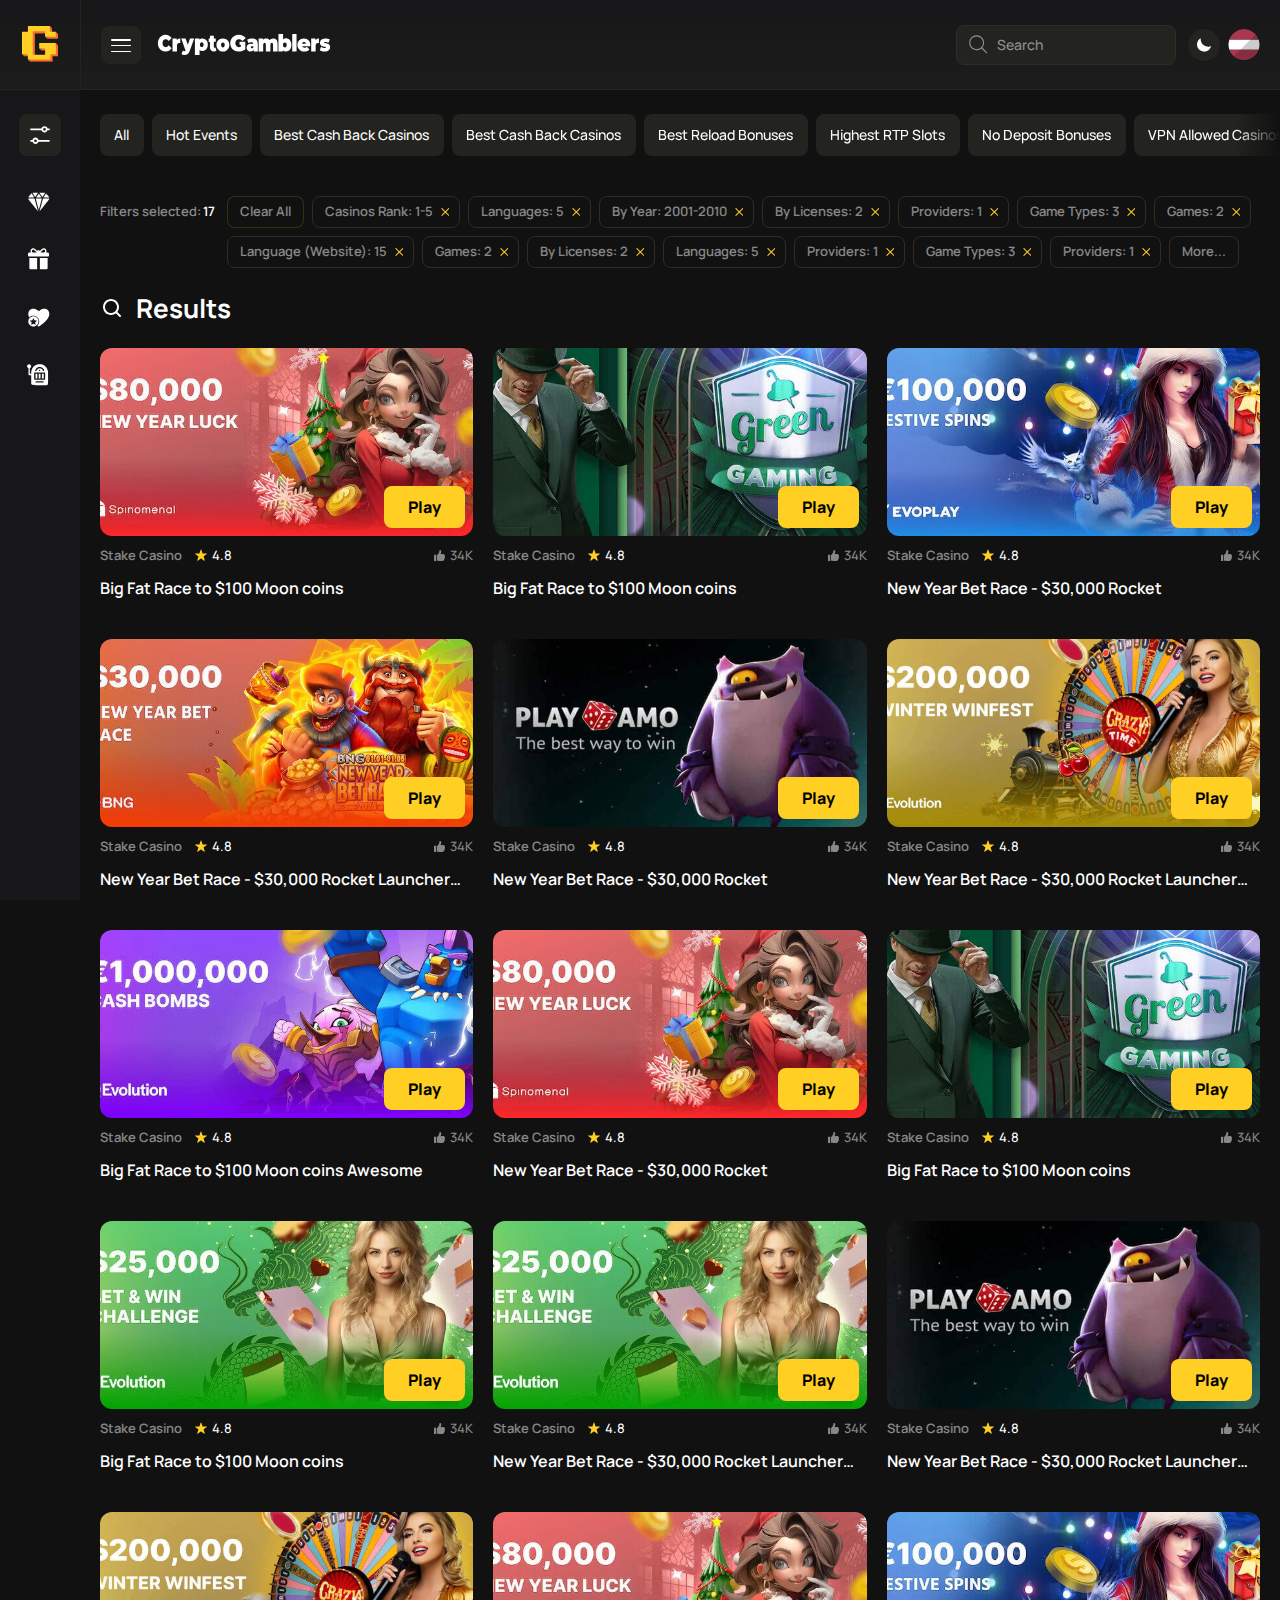
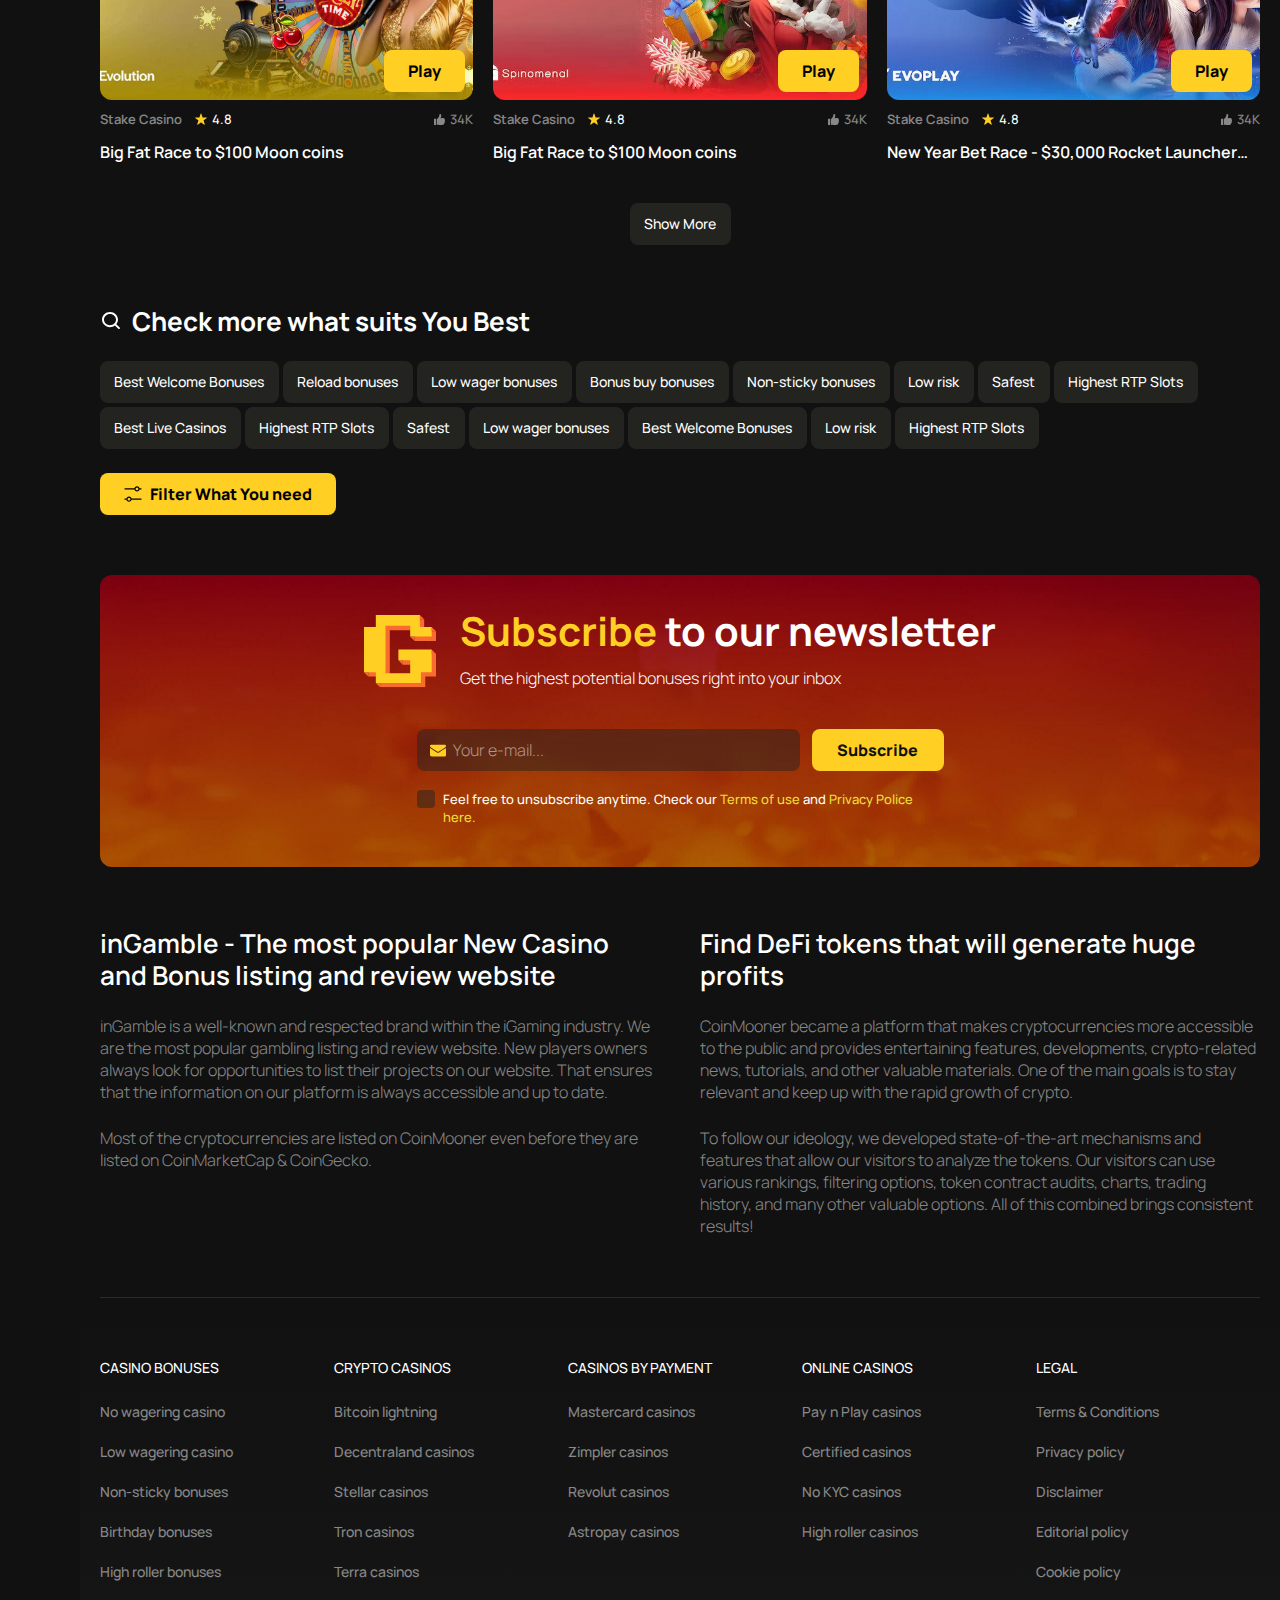
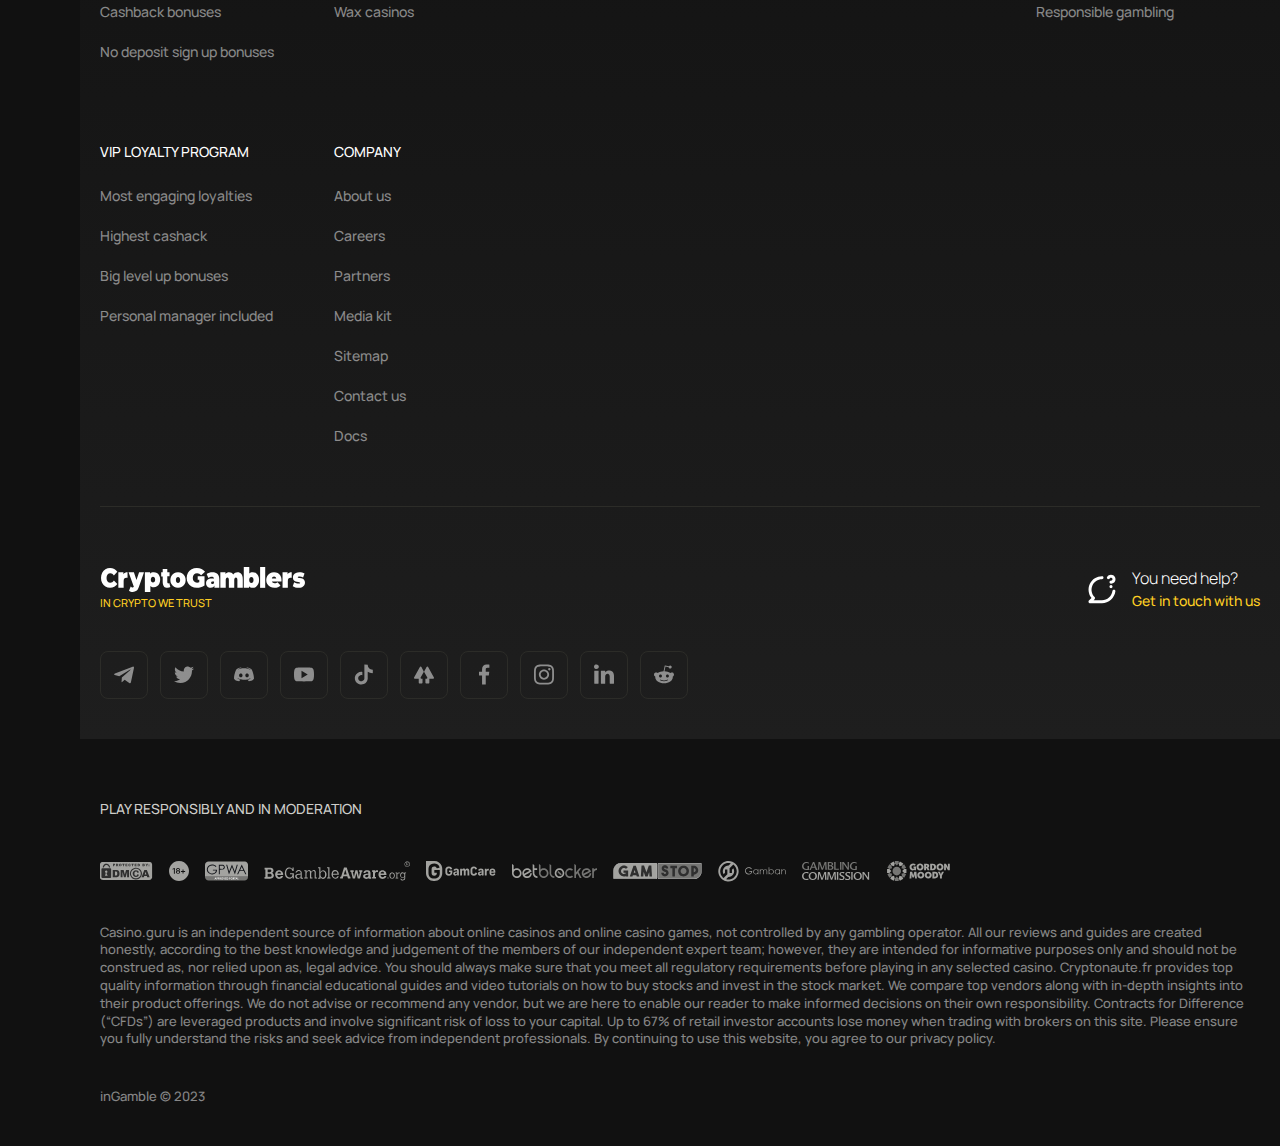
<file: filter-scenarios.html>
<!DOCTYPE html>
<html lang="en">
<head>
    <meta charset="UTF-8">
    <meta http-equiv="X-UA-Compatible" content="IE=edge">
    <meta name="viewport" content="width=device-width, initial-scale=1.0">
    <meta name="robots" content="noindex">
    <link rel="stylesheet" media="all" href="css/style.min.css">
    <link rel="stylesheet" media="all" href="https://cdn.jsdelivr.net/npm/swiper@11/swiper-bundle.min.css" />
    <link rel="stylesheet" href="https://cdn.jsdelivr.net/npm/@fancyapps/ui@5.0/dist/fancybox/fancybox.css" />
    <meta name="description" content="Put your description here.">
    <title>Filter Scenarios</title>
</head>

<body>
    <svg display="none">
    <symbol id="arrow" viewBox="0 0 10 6">
        <g>
            <path d="M9 5.0459L5 1.0459L1 5.0459" fill="transparent" stroke-linecap="round" stroke-linejoin="round" />
        </g>
    </symbol>
    <symbol id="search" viewBox="0 0 19 19">
        <g>
            <path
                d="M0.25 7.72106C0.25 11.8335 3.60084 15.1462 7.67516 15.1462C9.49785 15.1462 11.1681 14.4832 12.461 13.3822L17.5753 18.459L18.375 17.6593L13.299 12.5458C14.4072 11.2497 15.0832 9.56584 15.1003 7.72106C15.1003 3.60866 11.7876 0.295898 7.67516 0.295898C3.56276 0.295898 0.25 3.64674 0.25 7.72106ZM1.31618 7.75913C1.31618 4.25598 4.17201 1.40015 7.67516 1.40015C11.1402 1.40015 13.9961 4.25598 14.0341 7.75913C14.0341 11.2623 11.1783 14.1181 7.67516 14.1181C4.17201 14.1181 1.31618 11.2623 1.31618 7.75913Z" />
        </g>
    </symbol>
    <symbol id="delete" viewBox="0 0 10 11">
        <g>
            <path
                d="M0.346973 0.132108C0.0653443 0.280883 -0.0718153 0.633765 0.0376309 0.927996C0.0601456 0.988482 0.978282 1.93763 2.07982 3.03916L4.08116 5.04039L2.10136 7.02211C1.01244 8.11203 0.0934485 9.06005 0.0591293 9.12878C-0.0700563 9.38755 0.0270772 9.7484 0.273058 9.92338C0.406035 10.018 0.671715 10.0636 0.844562 10.0215C0.919689 10.0032 1.5938 9.35694 2.9772 7.97692L5 5.95905L7.0228 7.97665C9.20875 10.157 9.12143 10.0841 9.47811 10.0262C9.87333 9.96215 10.119 9.48564 9.94087 9.12878C9.90655 9.06005 8.98756 8.11203 7.89864 7.02211L5.91884 5.04039L7.92018 3.03916C9.02172 1.93763 9.93985 0.988482 9.96237 0.927996C10.0718 0.633765 9.93466 0.280883 9.65303 0.132108C9.45391 0.0269117 9.31355 0.0191801 9.11275 0.102393C9.01277 0.143823 8.34831 0.780431 6.98371 2.14217L5 4.1217L3.01629 2.14217C1.65169 0.780431 0.987233 0.143823 0.887246 0.102393C0.686451 0.0191801 0.546087 0.0269117 0.346973 0.132108Z" />
        </g>
    </symbol>
    <symbol id="filter" viewBox="0 0 20 18">
        <g>
            <path
                d="M3.25 14.7837H1M3.25 14.7837C3.25 15.3837 3.48705 15.9591 3.90901 16.3833C4.33097 16.8076 4.90326 17.0459 5.5 17.0459C6.09674 17.0459 6.66903 16.8076 7.09099 16.3833C7.51295 15.9591 7.75 15.3837 7.75 14.7837M3.25 14.7837C3.25 14.1837 3.48705 13.6083 3.90901 13.1841C4.33097 12.7598 4.90326 12.5215 5.5 12.5215C6.09674 12.5215 6.66903 12.7598 7.09099 13.1841C7.51295 13.6083 7.75 14.1837 7.75 14.7837M7.75 14.7837H19M16.75 3.30811C16.75 2.70813 16.5129 2.13273 16.091 1.70849C15.669 1.28424 15.0967 1.0459 14.5 1.0459C13.9033 1.0459 13.331 1.28424 12.909 1.70849C12.4871 2.13273 12.25 2.70813 12.25 3.30811M16.75 3.30811C16.75 3.90808 16.5129 4.48349 16.091 4.90773C15.669 5.33198 15.0967 5.57032 14.5 5.57032C13.9033 5.57032 13.331 5.33198 12.909 4.90773C12.4871 4.48349 12.25 3.90808 12.25 3.30811M16.75 3.30811H19M12.25 3.30811H1"
                stroke-linecap="round" stroke-linejoin="round" fill="transparent" />
        </g>
    </symbol>
    <symbol id="telegram" viewBox="0 0 20 21">
        <g>
            <path
                d="M7.84765 13.0978L7.51682 17.7796C7.99015 17.7796 8.19515 17.575 8.44098 17.3294L10.6601 15.1955L15.2585 18.5837C16.1018 19.0566 16.696 18.8076 16.9235 17.8031L19.9418 3.57304L19.9426 3.57221C20.2101 2.31789 19.4918 1.8274 18.6701 2.13511L0.928482 8.96926C-0.282352 9.44215 -0.264018 10.1213 0.722648 10.429L5.25848 11.8485L15.7943 5.21555C16.2901 4.88521 16.741 5.06799 16.3701 5.39833L7.84765 13.0978Z" />
        </g>
    </symbol>
    <symbol id="x" viewBox="0 0 20 21">
        <g>
            <path
                d="M19.9995 3.98128C19.2472 4.31142 18.4516 4.53083 17.6371 4.63275C18.4954 4.12041 19.1371 3.30914 19.4408 2.3526C18.6371 2.8322 17.7577 3.16993 16.8408 3.35119C16.2787 2.74723 15.5489 2.32735 14.7465 2.14609C13.9441 1.96483 13.106 2.03057 12.3412 2.33477C11.5764 2.63898 10.9201 3.16758 10.4578 3.85191C9.99542 4.53624 9.7483 5.34465 9.74852 6.17213C9.74852 6.49912 9.77602 6.81354 9.84351 7.11286C8.2124 7.0324 6.61654 6.60646 5.16025 5.86289C3.70397 5.11932 2.42006 4.07487 1.39247 2.79782C0.866003 3.70567 0.703244 4.78129 0.937331 5.80565C1.17142 6.83001 1.78475 7.72609 2.65244 8.31142C2.0034 8.29391 1.36806 8.11964 0.799981 7.80332V7.8486C0.801068 8.80119 1.1283 9.72432 1.72661 10.4626C2.32491 11.2009 3.15774 11.7092 4.0849 11.9021C3.73414 11.9951 3.37265 12.0407 3.00993 12.0379C2.74942 12.0425 2.48917 12.0189 2.2337 11.9674C2.49862 12.7862 3.00929 13.5022 3.6954 14.0169C4.38152 14.5315 5.20933 14.8195 6.06485 14.8412C4.61356 15.9832 2.82365 16.6027 0.981226 16.6007C0.644985 16.6007 0.322492 16.5856 0 16.5441C1.87481 17.7597 4.0595 18.4027 6.28985 18.3954C13.8347 18.3954 17.9596 12.107 17.9596 6.65633C17.9596 6.47397 17.9533 6.2979 17.9446 6.12308C18.7533 5.54076 19.4496 4.81496 19.9995 3.98128Z" />
        </g>
    </symbol>
    <symbol id="discord" viewBox="0 0 20 21">
        <g>
            <path
                d="M17.5318 4.74982C15.0811 2.99714 12.7333 3.04624 12.7333 3.04624L12.4933 3.30823C15.4067 4.14373 16.7606 5.37221 16.7606 5.37221C12.5925 3.17864 7.28306 3.19434 2.94754 5.37221C2.94754 5.37221 4.35278 4.07813 7.43758 3.24263L7.26622 3.04604C7.26622 3.04604 4.93551 2.99694 2.46776 4.74962C2.46776 4.74962 0 8.99228 0 14.2177C0 14.2177 1.43956 16.5765 5.22709 16.6912C5.22709 16.6912 5.86118 15.9704 6.37528 15.348C4.19868 14.7256 3.37617 13.4315 3.37617 13.4315C4.74352 14.2493 6.12623 14.7612 7.84916 15.086C10.6525 15.6376 14.1394 15.0705 16.7436 13.4315C16.7436 13.4315 15.8867 14.7584 13.6417 15.3645C14.1558 15.9706 14.7729 16.6749 14.7729 16.6749C18.56 16.5604 19.9995 14.2016 19.9995 14.2179C19.9995 8.99248 17.5318 4.74982 17.5318 4.74982ZM6.80349 12.6946C5.84371 12.6946 5.05551 11.8919 5.05551 10.8927C5.12562 8.49967 8.49904 8.50712 8.55167 10.8927C8.55146 11.8919 7.78032 12.6946 6.80349 12.6946ZM13.0588 12.6946C12.099 12.6946 11.3108 11.8919 11.3108 10.8927C11.3878 8.5043 14.7192 8.5033 14.807 10.8927C14.8067 11.8919 14.0356 12.6946 13.0588 12.6946Z" />
        </g>
    </symbol>
    <symbol id="youtube" viewBox="0 0 20 21">
        <g>
            <path fill-rule="evenodd" clip-rule="evenodd"
                d="M19.1495 4.37902C18.6071 3.40811 18.0183 3.22952 16.8196 3.1616C15.6221 3.07986 12.6109 3.0459 10.0023 3.0459C7.38857 3.0459 4.37614 3.07986 3.17992 3.16035C1.9837 3.22952 1.39372 3.40685 0.84623 4.37902C0.287493 5.34868 0 7.01886 0 9.95928V9.96934C0 12.8972 0.287493 14.5799 0.84623 15.5395C1.39372 16.5105 1.98245 16.6865 3.17867 16.7683C4.37614 16.8387 7.38857 16.8802 10.0023 16.8802C12.6109 16.8802 15.6221 16.8387 16.8208 16.7695C18.0196 16.6878 18.6083 16.5117 19.1508 15.5408C19.7145 14.5812 19.9995 12.8984 19.9995 9.9706V9.96054C19.9995 7.01886 19.7145 5.34868 19.1495 4.37902ZM7.49982 13.736V6.19006L13.7497 9.96305L7.49982 13.736Z" />
        </g>
    </symbol>
    <symbol id="tiktok" viewBox="0 0 20 21">
        <g>
            <path
                d="M18.8062 8.61996V5.12887C17.1437 5.12887 15.875 4.69249 15.0563 3.8443C14.216 2.87629 13.7452 1.65041 13.7251 0.377798V0.1258L10.3689 0.0458984V14.2254C10.2538 14.844 9.94841 15.4131 9.49402 15.8556C9.03963 16.2982 8.4581 16.593 7.82793 16.7003C7.19777 16.8075 6.54931 16.7221 5.97011 16.4554C5.3909 16.1887 4.90884 15.7537 4.589 15.2091C4.26915 14.6645 4.12693 14.0364 4.18152 13.4098C4.23612 12.7832 4.4849 12.1881 4.89429 11.7049C5.30368 11.2217 5.85397 10.8737 6.47086 10.7078C7.08774 10.5419 7.74153 10.5662 8.34396 10.7773V7.39685C7.99271 7.34025 7.63741 7.31148 7.28149 7.3108C6.00088 7.3108 4.74904 7.68425 3.68426 8.38393C2.61947 9.0836 1.78958 10.0781 1.29951 11.2416C0.809446 12.4051 0.681223 13.6854 0.931056 14.9206C1.18089 16.1558 1.79756 17.2904 2.70308 18.1809C3.6086 19.0714 4.76231 19.6779 6.01831 19.9235C7.2743 20.1692 8.57618 20.0431 9.7593 19.5612C10.9424 19.0793 11.9537 18.2631 12.6651 17.216C13.3766 16.1688 13.7563 14.9377 13.7563 13.6783C13.7556 13.4174 13.7389 13.1567 13.7063 12.8978V7.27392C15.2324 8.2112 17.008 8.67983 18.8062 8.61996Z" />
        </g>
    </symbol>
    <symbol id="linktree" viewBox="0 0 20 21">
        <g>
            <path
                d="M6.62765 13.093C6.56098 13.2297 6.56098 13.3647 6.56098 13.5005C6.62765 13.9339 7.00097 14.2526 7.43764 14.2467H8.51595V18.2511C8.51595 18.6586 8.17928 18.9973 7.77429 18.9973H5.481C5.28484 18.9954 5.0973 18.916 4.95874 18.7763C4.82019 18.6365 4.74169 18.4477 4.74017 18.2503V14.2475H0.826906C0.220248 14.2475 -0.184745 13.6364 0.0852507 13.093L5.88516 2.50598C5.96196 2.36656 6.07444 2.25037 6.21094 2.16947C6.34744 2.08857 6.50297 2.0459 6.66139 2.0459C6.81981 2.0459 6.97535 2.08857 7.11185 2.16947C7.24835 2.25037 7.36084 2.36656 7.43764 2.50598L9.86509 7.18868L6.62765 13.093ZM19.9149 13.093L14.115 2.50598C14.0382 2.36677 13.9257 2.25077 13.7892 2.17001C13.6529 2.08924 13.4975 2.04665 13.3392 2.04665C13.1809 2.04665 13.0255 2.08924 12.8891 2.17001C12.7527 2.25077 12.6402 2.36677 12.5634 2.50598L10.0676 7.18953L13.305 13.0922C13.3725 13.2297 13.3725 13.3655 13.3725 13.5005C13.3058 13.9339 12.9317 14.2526 12.4958 14.2467H11.4159V18.2511C11.4201 18.6619 11.7492 18.9948 12.1575 18.9973H14.5858C14.7822 18.9956 14.9699 18.9164 15.109 18.7769C15.2479 18.6374 15.327 18.4486 15.3292 18.2511V14.2475H19.1724C19.7808 14.2475 20.1849 13.6364 19.9149 13.093Z" />
        </g>
    </symbol>
    <symbol id="facebook" viewBox="0 0 20 21">
        <g>
            <path
                d="M11.7414 20.0458V10.9228H14.8036L15.262 7.36747H11.7414V5.09747C11.7414 4.06813 12.0273 3.36658 13.5035 3.36658L15.3861 3.36571V0.185842C15.0604 0.142671 13.9429 0.0458984 12.6428 0.0458984C9.92839 0.0458984 8.07007 1.70271 8.07007 4.74554V7.36756H5V10.9229H8.06997V20.0459L11.7414 20.0458Z" />
        </g>
    </symbol>
    <symbol id="instagram" viewBox="0 0 20 21">
        <g>
            <path
                d="M6.66731 10.0459C6.66731 8.20502 8.15925 6.7123 10.0002 6.7123C11.8411 6.7123 13.3338 8.20502 13.3338 10.0459C13.3338 11.8868 11.8411 13.3795 10.0002 13.3795C8.15925 13.3795 6.66731 11.8868 6.66731 10.0459ZM4.8652 10.0459C4.8652 12.8819 7.16411 15.1808 10.0002 15.1808C12.8362 15.1808 15.1351 12.8819 15.1351 10.0459C15.1351 7.2099 12.8362 4.91102 10.0002 4.91102C7.16411 4.91102 4.8652 7.2099 4.8652 10.0459ZM14.1384 4.70742C14.1383 4.94476 14.2086 5.17679 14.3404 5.37418C14.4721 5.57158 14.6595 5.72546 14.8787 5.81637C15.098 5.90728 15.3392 5.93114 15.572 5.88493C15.8048 5.83873 16.0187 5.72452 16.1866 5.55677C16.3545 5.38901 16.4689 5.17524 16.5153 4.94248C16.5617 4.70972 16.538 4.46843 16.4473 4.24912C16.3565 4.02981 16.2028 3.84234 16.0055 3.7104C15.8082 3.57847 15.5762 3.50799 15.3389 3.5079H15.3384C15.0203 3.50805 14.7152 3.63446 14.4902 3.85936C14.2652 4.08427 14.1387 4.38929 14.1384 4.70742ZM5.9601 18.1857C4.98512 18.1413 4.45519 17.9789 4.10303 17.8417C3.63614 17.6599 3.30301 17.4434 2.95277 17.0937C2.60252 16.7439 2.38572 16.4111 2.20476 15.9442C2.06747 15.5922 1.90507 15.0621 1.86075 14.0872C1.81227 13.0331 1.80259 12.7165 1.80259 10.046C1.80259 7.3755 1.81307 7.05974 1.86075 6.00478C1.90515 5.02982 2.06875 4.50078 2.20476 4.14774C2.38652 3.68086 2.603 3.34774 2.95277 2.9975C3.30253 2.64726 3.63534 2.43046 4.10303 2.2495C4.45503 2.11222 4.98512 1.94982 5.9601 1.9055C7.01419 1.85702 7.33084 1.84734 10.0002 1.84734C12.6695 1.84734 12.9864 1.85782 14.0414 1.9055C15.0164 1.9499 15.5454 2.1135 15.8985 2.2495C16.3654 2.43046 16.6985 2.64774 17.0488 2.9975C17.399 3.34726 17.615 3.68086 17.7968 4.14774C17.934 4.49974 18.0965 5.02982 18.1408 6.00478C18.1893 7.05974 18.1989 7.3755 18.1989 10.046C18.1989 12.7165 18.1893 13.0322 18.1408 14.0872C18.0964 15.0621 17.9332 15.5921 17.7968 15.9442C17.615 16.4111 17.3985 16.7442 17.0488 17.0937C16.699 17.4431 16.3654 17.6599 15.8985 17.8417C15.5465 17.9789 15.0164 18.1413 14.0414 18.1857C12.9873 18.2341 12.6707 18.2438 10.0002 18.2438C7.32964 18.2438 7.01387 18.2341 5.9601 18.1857ZM5.87729 0.106458C4.81272 0.154938 4.08527 0.323738 3.44998 0.570938C2.79204 0.826218 2.23508 1.1687 1.67851 1.72438C1.12194 2.28006 0.780332 2.8379 0.525048 3.49582C0.277844 4.1315 0.109042 4.85854 0.060561 5.9231C0.0112802 6.98934 0 7.33022 0 10.0459C0 12.7616 0.0112802 13.1025 0.060561 14.1687C0.109042 15.2333 0.277844 15.9603 0.525048 16.596C0.780332 17.2535 1.12202 17.812 1.67851 18.3674C2.235 18.9229 2.79204 19.2649 3.44998 19.5209C4.08647 19.7681 4.81272 19.9369 5.87729 19.9853C6.94411 20.0338 7.28444 20.0459 10.0002 20.0459C12.7159 20.0459 13.0568 20.0346 14.123 19.9853C15.1877 19.9369 15.9147 19.7681 16.5503 19.5209C17.2079 19.2649 17.7652 18.9231 18.3218 18.3674C18.8784 17.8117 19.2193 17.2535 19.4753 16.596C19.7225 15.9603 19.8921 15.2333 19.9398 14.1687C19.9882 13.1017 19.9995 12.7616 19.9995 10.0459C19.9995 7.33022 19.9882 6.98934 19.9398 5.9231C19.8913 4.85846 19.7225 4.1311 19.4753 3.49582C19.2193 2.8383 18.8775 2.28094 18.3218 1.72438C17.7661 1.16782 17.2079 0.826218 16.5511 0.570938C15.9147 0.323738 15.1876 0.154138 14.1238 0.106458C13.0576 0.0579784 12.7167 0.0458984 10.001 0.0458984C7.28524 0.0458984 6.94411 0.0571784 5.87729 0.106458Z" />
        </g>
    </symbol>
    <symbol id="linkedin" viewBox="0 0 20 21">
        <g>
            <path fill-rule="evenodd" clip-rule="evenodd"
                d="M1.90487 4.46901C3.27219 4.70175 4.46495 4.03263 4.75587 2.86896C5.13406 1.32709 4.05767 0.0179587 2.42852 0.0470505C1.35212 0.0179587 0.508459 0.541612 0.159357 1.41437C-0.364296 2.81078 0.450276 4.23628 1.90487 4.46901ZM19.679 19.1595C18.4572 19.1304 17.2645 19.1304 16.0426 19.1595C15.7808 19.1595 15.7226 19.1013 15.7226 18.8395V12.352C15.7226 11.8574 15.6935 11.3629 15.5481 10.8974C15.1117 9.38462 13.3662 8.83187 12.1153 9.85009C11.4462 10.3737 11.1844 11.101 11.1844 11.9738V18.0831C11.1844 18.1693 11.1812 18.2555 11.178 18.3428C11.1715 18.5205 11.1649 18.7025 11.1844 18.8977C11.2135 19.1304 11.0971 19.1886 10.8935 19.1595H7.16982C6.93709 19.1595 6.87891 19.1013 6.87891 18.8686C6.908 17.0358 6.908 15.203 6.908 13.3411C6.908 11.0719 6.908 8.80278 6.87891 6.56271C6.87891 6.30088 6.93709 6.2427 7.16982 6.2427H10.8935C11.1262 6.2427 11.1844 6.30088 11.1844 6.53362V8.0173L11.3299 7.87184C12.4644 6.21361 14.0644 5.74814 15.9553 6.03906C18.1372 6.38816 19.5336 7.90093 19.8827 10.2283C19.9699 10.781 19.999 11.3338 19.999 11.8865V18.8395C19.999 19.0722 19.9408 19.1595 19.679 19.1595ZM4.55189 12.7016V18.8108C4.55189 19.0727 4.49371 19.1599 4.23188 19.1599C3.41731 19.1406 2.60274 19.147 1.78817 19.1535C1.38088 19.1567 0.973595 19.1599 0.566309 19.1599C0.333574 19.1599 0.275391 19.1018 0.275391 18.869V6.53408C0.275391 6.33044 0.333574 6.24316 0.566309 6.24316H4.31916C4.58099 6.24316 4.61008 6.33044 4.61008 6.56317C4.55189 8.5996 4.55189 10.636 4.55189 12.7016Z" />
        </g>
    </symbol>
    <symbol id="reddit" viewBox="0 0 20 21">
        <g>
            <path fill-rule="evenodd" clip-rule="evenodd"
                d="M19.6037 8.88721C19.8464 9.23352 19.9838 9.64266 19.9993 10.0653C20.0057 10.479 19.8948 10.886 19.6796 11.2394C19.4644 11.5928 19.1536 11.878 18.7831 12.0622C18.8 12.2821 18.8 12.5029 18.7831 12.7228C18.7831 16.086 14.8645 18.8186 10.03 18.8186C5.19553 18.8186 1.2769 16.086 1.2769 12.7228C1.25999 12.5029 1.25999 12.2821 1.2769 12.0622C0.988118 11.9295 0.731641 11.7356 0.525241 11.494C0.31884 11.2523 0.167451 10.9687 0.081566 10.6627C-0.00431937 10.3567 -0.0226474 10.0357 0.027852 9.72193C0.0783514 9.40816 0.196471 9.10913 0.374024 8.84555C0.551577 8.58197 0.784318 8.36015 1.05612 8.19547C1.32792 8.03078 1.63227 7.92716 1.9481 7.89179C2.26392 7.85643 2.58366 7.89016 2.88515 7.99065C3.18665 8.09114 3.46268 8.25599 3.69414 8.47376C5.42415 7.30044 7.45945 6.65852 9.54957 6.62701L10.6606 1.41705C10.6731 1.35674 10.6974 1.2995 10.7322 1.24866C10.7669 1.19781 10.8114 1.15437 10.8631 1.12085C10.9148 1.08734 10.9726 1.06441 11.0332 1.0534C11.0938 1.04239 11.156 1.04351 11.2161 1.05671L14.8945 1.79241C15.0742 1.48377 15.3579 1.24927 15.6949 1.131C16.0318 1.01272 16.3999 1.01842 16.733 1.14708C17.0661 1.27573 17.3425 1.5189 17.5125 1.83296C17.6825 2.14701 17.735 2.51137 17.6605 2.86064C17.5861 3.2099 17.3896 3.5212 17.1064 3.73866C16.8231 3.95611 16.4716 4.06548 16.115 4.04713C15.7583 4.02878 15.4199 3.88392 15.1605 3.63854C14.901 3.39316 14.7375 3.06334 14.6993 2.70828L11.4864 2.03264L10.5105 6.71709C12.5752 6.76139 14.5829 7.40282 16.2908 8.56385C16.5959 8.27101 16.9792 8.07268 17.3945 7.99277C17.8098 7.91286 18.2393 7.95479 18.6313 8.11349C19.0233 8.27219 19.361 8.5409 19.6037 8.88721ZM13.4452 13.0662C14.2739 13.0662 14.9457 12.3944 14.9457 11.5657C14.9457 10.737 14.2739 10.0653 13.4452 10.0653C12.6166 10.0653 11.9448 10.737 11.9448 11.5657C11.9448 12.3944 12.6166 13.0662 13.4452 13.0662ZM7.99113 11.5657C7.99113 12.3944 7.31935 13.0662 6.49068 13.0662C5.662 13.0662 4.99023 12.3944 4.99023 11.5657C4.99023 10.737 5.662 10.0653 6.49068 10.0653C7.31935 10.0653 7.99113 10.737 7.99113 11.5657ZM10 16.0534L9.98941 16.0534L9.9852 16.0534V16.0535C8.91505 16.0599 8.12373 15.8202 7.60582 15.5853C7.34491 15.467 7.15236 15.3494 7.02797 15.2641C6.96579 15.2215 6.92071 15.187 6.89273 15.1645C6.87874 15.1533 6.86903 15.1451 6.86361 15.1404L6.85921 15.1366C6.85918 15.1366 6.85915 15.1366 6.85912 15.1365C6.69372 14.9856 6.43728 14.9968 6.28566 15.1618C6.1337 15.3272 6.14457 15.5844 6.30993 15.7364L6.31057 15.737L6.31133 15.7376L6.31315 15.7393L6.31809 15.7437L6.33312 15.7569C6.34543 15.7675 6.36233 15.7816 6.38381 15.7989C6.42678 15.8334 6.48816 15.8801 6.56802 15.9349C6.72772 16.0444 6.96158 16.1862 7.26995 16.326C7.88458 16.6047 8.7913 16.8738 9.98903 16.8667C11.1903 16.8749 12.0994 16.6053 12.7152 16.326C13.0236 16.1862 13.2575 16.0444 13.4172 15.9349C13.497 15.8801 13.5584 15.8334 13.6014 15.7989C13.6229 15.7817 13.6398 15.7675 13.6521 15.7569L13.6671 15.7438L13.672 15.7394L13.6739 15.7377L13.6746 15.737L13.6753 15.7364C13.8406 15.5845 13.8515 15.3272 13.6995 15.1619C13.5479 14.9968 13.2914 14.9857 13.126 15.1367L13.1216 15.1405C13.1162 15.1451 13.1065 15.1533 13.0925 15.1646C13.0645 15.187 13.0194 15.2215 12.9572 15.2642C12.8328 15.3495 12.6403 15.4671 12.3794 15.5854C11.8615 15.8202 11.0702 16.06 10 16.0535V16.0534Z" />
        </g>
    </symbol>
    <symbol id="casinos" viewBox="0 0 24 25">
        <g>
            <path fill-rule="evenodd" clip-rule="evenodd"
                d="M18.6283 3.70838C18.6283 3.8018 16.1099 7.95801 16.0193 8.01386C15.9482 8.05785 15.6195 7.60451 13.5631 4.6254L12.8869 3.646H15.7577C17.3365 3.646 18.6283 3.67412 18.6283 3.70838ZM11.395 4.09904C11.2237 4.34816 10.5236 5.34444 9.83943 6.3129L8.59543 8.07393L7.9006 6.8896C6.31567 4.18814 6.07177 3.76353 6.07177 3.70617C6.07177 3.67312 7.33968 3.646 8.88925 3.646H11.7067L11.395 4.09904ZM5.30723 4.57518C5.60095 5.03545 7.57855 8.4676 7.57855 8.51702C7.57855 8.54515 6.28724 8.56815 4.70894 8.56815H1.83922L1.90471 8.34213C1.94067 8.21788 2.06493 7.98051 2.18086 7.81476C2.42264 7.4689 5.07599 4.34916 5.12842 4.34916C5.14751 4.34916 5.22797 4.45092 5.30723 4.57518ZM20.9009 5.98151C22.342 7.67091 22.5981 8.00793 22.6949 8.34213L22.7604 8.56815H19.8823C18.2994 8.56815 17.0193 8.53169 17.0378 8.48719C17.1477 8.22139 19.4744 4.44961 19.5284 4.44961C19.5646 4.44961 20.1822 5.13892 20.9009 5.98151ZM13.6417 6.61596C14.3521 7.64078 14.9127 8.50015 14.8873 8.52546C14.8619 8.55077 13.6594 8.55951 12.215 8.54475L9.5888 8.51793L10.8982 6.65956C11.6184 5.63746 12.2397 4.79025 12.2788 4.77689C12.318 4.76343 12.9312 5.59105 13.6417 6.61596ZM22.7854 9.65424C22.9347 9.89573 21.9694 11.2121 17.7291 16.5499C15.1629 19.7805 13.0534 22.414 13.0414 22.402C13.0115 22.372 16.4086 9.77016 16.4761 9.66087C16.5447 9.54987 22.7169 9.54334 22.7854 9.65424ZM15.3152 9.64801C15.3191 9.80894 12.3471 20.8206 12.2998 20.8206C12.2525 20.8206 9.28051 9.80894 9.28443 9.64801C9.28543 9.60663 10.6423 9.57267 12.2998 9.57267C13.9573 9.57267 15.3142 9.60663 15.3152 9.64801ZM8.12351 9.66087C8.19101 9.77016 11.5881 22.372 11.5582 22.402C11.5462 22.414 9.43672 19.7805 6.87047 16.5499C2.63018 11.2121 1.66493 9.89573 1.81421 9.65424C1.88271 9.54334 8.0549 9.54987 8.12351 9.66087Z" />
        </g>
    </symbol>
    <symbol id="bonuses" viewBox="0 0 24 25">
        <g>
            <path
                d="M2.86959 5.41765H4.3982C4.19657 5.09855 4.06351 4.74036 4.02557 4.36154C3.90437 3.15088 4.54196 2.06561 5.62743 1.58446C6.62518 1.14219 7.74642 1.32298 8.55381 2.05527L10.484 3.80459C10.8599 3.39345 11.4003 3.13505 12 3.13505C12.6008 3.13505 13.1421 3.39427 13.518 3.80668L15.4507 2.05507C16.2594 1.32278 17.3802 1.14268 18.3775 1.5847C19.4627 2.0659 20.1004 3.15154 19.9788 4.36215C19.9408 4.74069 19.8078 5.09871 19.6062 5.41765H21.1304C21.8869 5.41765 22.5 6.03083 22.5 6.7872V8.84154C22.5 9.21971 22.1934 9.52634 21.8152 9.52634H2.18479C1.80663 9.52634 1.5 9.21975 1.5 8.84154V6.7872C1.50004 6.03083 2.11318 5.41765 2.86959 5.41765ZM14.0544 5.1894V5.41765H17.2758C18.127 5.41765 18.7969 4.62416 18.5843 3.73798C18.4906 3.34772 18.209 3.01504 17.8446 2.84663C17.3443 2.61538 16.7901 2.68962 16.3699 3.06996L14.0538 5.16922C14.0539 5.17598 14.0544 5.18263 14.0544 5.1894ZM5.38446 4.17972C5.43548 4.89146 6.0784 5.41773 6.79195 5.41773H9.94567V5.18948C9.94567 5.1814 9.94617 5.1734 9.94625 5.16532C9.42158 4.6897 8.28336 3.65808 7.66603 3.0985C7.31518 2.78051 6.82427 2.63208 6.37047 2.76743C5.71927 2.96168 5.33684 3.51547 5.38446 4.17972Z" />
            <path d="M21.1318 10.895V20.9385C21.1318 21.6949 20.5187 22.308 19.7623 22.308H13.371V10.895H21.1318Z" />
            <path d="M10.6318 10.895V22.308H4.24055C3.48414 22.308 2.871 21.6949 2.871 20.9385V10.895H10.6318Z" />
        </g>
    </symbol>
    <symbol id="loyalties" viewBox="0 0 24 25">
        <g>
            <path fill-rule="evenodd" clip-rule="evenodd"
                d="M19.0274 3.77059C19.9146 4.0092 20.5195 4.36807 21.2177 5.0701C22.2338 6.09191 22.6905 7.16102 22.7889 8.74884C22.8952 10.463 22.2261 12.2769 20.7473 14.283C19.9008 15.4313 17.7119 17.6213 16.2438 18.7885C15.0269 19.7561 12.5257 21.4648 12.3262 21.4648C12.2001 21.4648 10.987 20.7436 10.987 20.6687C10.987 20.6468 11.154 20.438 11.358 20.2049C12.2067 19.2351 12.7119 17.8357 12.7119 16.4543C12.7119 12.6518 9.13484 9.88202 5.44264 10.8255C4.72401 11.0091 3.68545 11.5563 3.15007 12.0335C2.89347 12.2622 2.67358 12.4357 2.66151 12.419C2.64943 12.4022 2.54438 12.1667 2.42807 11.8956C1.91964 10.7109 1.74673 9.82559 1.81351 8.74884C1.91191 7.16061 2.36877 6.09125 3.38474 5.07084C4.47693 3.97396 5.48017 3.59498 7.12434 3.65822C7.90917 3.68845 8.19493 3.7379 8.79553 3.94735C9.71031 4.26646 10.624 4.8172 11.514 5.58593C11.8967 5.91654 12.2519 6.18702 12.3032 6.18702C12.3544 6.18702 12.6689 5.9494 13.0018 5.65887C14.6409 4.22942 16.045 3.63498 17.756 3.64615C18.2118 3.64911 18.784 3.70513 19.0274 3.77059ZM8.19427 11.4907C9.89684 11.9358 11.3371 13.3541 11.8588 15.099C12.0599 15.7714 12.0599 17.1373 11.8588 17.8096C11.3271 19.588 9.90185 20.9788 8.15649 21.4225C7.58415 21.5679 6.41721 21.5852 5.79575 21.4574C5.5564 21.4081 5.04632 21.2185 4.66232 21.0361C4.09589 20.7669 3.83979 20.5785 3.30523 20.0373C2.20301 18.9215 1.72505 17.6799 1.81516 16.1668C1.89557 14.8179 2.34807 13.8301 3.34244 12.8328C4.02008 12.1532 4.78019 11.7164 5.68577 11.4862C6.29795 11.3306 7.5908 11.3329 8.19427 11.4907ZM6.19001 14.5718L5.83049 15.3588L4.85625 15.46C4.32038 15.5157 3.74598 15.5817 3.57965 15.6067L3.2773 15.6522L3.785 16.1148C4.06427 16.3692 4.49131 16.7648 4.73403 16.9939L5.17544 17.4103L4.92204 18.6331C4.78274 19.3056 4.68064 19.8677 4.69518 19.8822C4.70971 19.8968 5.20583 19.6305 5.79764 19.2904C6.38945 18.9503 6.88885 18.6721 6.90741 18.6721C6.92597 18.6721 7.43211 18.9498 8.03205 19.2893C8.63199 19.6287 9.13098 19.8967 9.14084 19.8848C9.1507 19.8729 9.04523 19.3115 8.90658 18.6374L8.65433 17.4117L9.59482 16.5246C10.112 16.0367 10.4798 15.6334 10.412 15.6283C10.3442 15.6232 9.77183 15.5575 9.13994 15.4822L7.99107 15.3455L7.4561 14.1735L6.92113 13.0016L6.73533 13.3932C6.63307 13.6086 6.38772 14.139 6.19001 14.5718Z" />
        </g>
    </symbol>
    <symbol id="slots" viewBox="0 0 24 25">
        <g>
            <path fill-rule="evenodd" clip-rule="evenodd"
                d="M14.5955 1.35547C18.1143 1.99396 20.8619 4.759 21.479 8.28286C21.5773 8.84378 21.5995 10.0342 21.5995 14.7319C21.5995 21.2293 21.6201 20.9985 20.9861 21.6324C20.3455 22.2731 20.6937 22.2459 13.1455 22.2459C5.56215 22.2459 5.93922 22.2763 5.29261 21.6111C4.69303 20.9941 4.69147 20.9806 4.69147 16.3276V12.2448L3.5487 12.2181C2.47068 12.1928 2.39402 12.1801 2.19441 11.9924L1.98289 11.7933V8.54115V5.28898L1.55346 5.00565C0.436709 4.26859 0.270337 2.77805 1.20102 1.84737C2.11545 0.932936 3.61247 1.08306 4.33796 2.16197C4.98178 3.11941 4.69656 4.40968 3.70489 5.02617L3.29401 5.28159L3.31559 8.03884L3.33718 10.796L4.00226 10.8196L4.66742 10.8433L4.71404 9.62951C4.74917 8.71746 4.81196 8.21777 4.96667 7.61909C5.81232 4.3482 8.41814 1.94332 11.7525 1.35654C12.5867 1.2097 13.7897 1.20921 14.5955 1.35547ZM12.0374 4.1183C11.2287 4.29239 10.4522 4.73774 9.78531 5.40996C8.48889 6.71673 8.23157 8.04639 9.27511 8.04639C9.64832 8.04639 9.74878 7.94937 10.0978 7.25163C10.5861 6.27539 11.5313 5.58101 12.6272 5.39322C14.051 5.14936 15.5767 5.94782 16.2128 7.26952C16.5294 7.9277 16.6467 8.04639 16.9803 8.04639C17.3609 8.04639 17.544 7.93296 17.6488 7.63231C17.8168 7.15018 17.2768 6.11173 16.4477 5.32271C15.2363 4.16976 13.7211 3.75601 12.0374 4.1183ZM12.6904 6.93464C12.2701 7.35488 12.546 8.04639 13.134 8.04639C13.5355 8.04639 13.8021 7.78103 13.8021 7.38139C13.8021 6.79971 13.1053 6.51966 12.6904 6.93464ZM7.91762 9.63977L7.68731 9.83774L7.66351 12.9434C7.65038 14.6514 7.66006 16.1311 7.68502 16.2314C7.70997 16.3318 7.81076 16.4887 7.90901 16.5802C8.08449 16.7437 8.17625 16.7466 13.1405 16.744C16.983 16.7421 18.2245 16.7175 18.3236 16.6414C18.6308 16.4055 18.6447 16.2501 18.6447 13.0522V9.92154L18.4048 9.68163L18.1649 9.44171H13.1564H8.14794L7.91762 9.63977ZM17.2494 13.1352V15.4334H16.3465H15.4437V13.1352V10.837H16.3465H17.2494V13.1352ZM14.0484 13.1352V15.4334H13.1455H12.2426V13.1352V10.837H13.1455H14.0484V13.1352ZM10.8473 13.1352V15.4334H9.94446H9.0416V13.1352V10.837H9.94446H10.8473V13.1352ZM9.2431 18.3435C8.98218 18.6043 8.98086 18.9651 9.23965 19.266L9.43779 19.4963H13.1455H16.8532L17.0513 19.266C17.3101 18.9651 17.3088 18.6043 17.0479 18.3435L16.8465 18.142H13.1455H9.44452L9.2431 18.3435Z" />
        </g>
    </symbol>
    <symbol id="info" viewBox="0 0 16 16">
        <g>
            <path
                d="M8 0C3.58176 0 0 3.5816 0 8C0 12.4184 3.58176 16 8 16C12.4182 16 16 12.4184 16 8C16 3.5816 12.4182 0 8 0ZM8 1.6C11.5346 1.6 14.4 4.4656 14.4 8C14.4 11.5344 11.5346 14.4 8 14.4C4.46536 14.4 1.6 11.5344 1.6 8C1.6 4.4656 4.46536 1.6 8 1.6ZM8 4C7.55816 4 7.2 4.3584 7.2 4.8C7.2 5.2416 7.55816 5.6 8 5.6C8.44184 5.6 8.8 5.2416 8.8 4.8C8.8 4.3584 8.44184 4 8 4ZM8 6.4C7.55816 6.4 7.2 6.7584 7.2 7.2V11.2C7.2 11.6416 7.55816 12 8 12C8.44184 12 8.8 11.6416 8.8 11.2V7.2C8.8 6.7584 8.44184 6.4 8 6.4Z" />
        </g>
    </symbol>
    <symbol id="email" viewBox="0 0 16 13">
        <g>
            <path fill-rule="evenodd" clip-rule="evenodd"
                d="M9.85924 0.0465486C9.24701 0.0467525 8.63477 0.0469564 8.02247 0.0469564H6.18171C5.69745 0.0471502 5.21319 0.0468027 4.72893 0.0464552C3.65279 0.0456831 2.57666 0.0449109 1.50052 0.0500785C0.816794 0.0532005 0.268563 0.472803 0.0768698 1.10595C-0.106082 1.70913 0.102471 2.32667 0.646955 2.69195C2.82364 4.15057 5.00345 5.60419 7.18763 7.05157C7.71339 7.40061 8.27847 7.41373 8.80423 7.06656C11.0078 5.61106 13.2026 4.14245 15.3967 2.67197C15.7832 2.41284 15.9855 2.03133 15.9993 1.56427C16.0249 0.705083 15.3593 0.0500785 14.4508 0.0482052C12.9201 0.0455292 11.3897 0.0460389 9.85924 0.0465486ZM15.9962 5.46833C15.9946 4.78618 15.993 4.10107 15.993 3.41189C15.9498 3.43962 15.9108 3.46443 15.8749 3.48727C15.7913 3.54056 15.7244 3.58317 15.6584 3.62731C14.9749 4.0829 14.2915 4.53856 13.608 4.99421C12.2411 5.9056 10.8742 6.81698 9.50669 7.7278C8.46705 8.4209 7.55354 8.42152 6.51827 7.73218C5.49274 7.04912 4.46753 6.36574 3.44231 5.68237C2.41697 4.99891 1.39163 4.31545 0.365971 3.63231C0.298696 3.58718 0.230022 3.54485 0.147974 3.49427C0.107417 3.46927 0.0635923 3.44226 0.0150533 3.41189V3.78966C0.0150533 4.42087 0.0180589 5.05218 0.0210646 5.68352C0.028311 7.2056 0.0355581 8.72785 0.000691923 10.2492C-0.0261576 11.4162 0.73125 12.05 1.77589 12.0387C4.21305 12.0125 6.65022 12.017 9.08738 12.0215C10.0208 12.0233 10.9542 12.025 11.8876 12.025C12.1472 12.025 12.4069 12.0256 12.6667 12.0262C13.2808 12.0276 13.8949 12.0291 14.5088 12.0225C15.2862 12.0144 15.9706 11.468 15.9806 10.7293C16.0044 8.98273 16.0004 7.23547 15.9962 5.46833Z" />
        </g>
    </symbol>
    <symbol id="check-grass" viewBox="0 0 11 12">
        <g>
            <path fill-rule="evenodd" clip-rule="evenodd"
                d="M4.5804 0.260597C3.5683 1.15176 2.49375 1.58262 1.00292 1.69489C0.583356 1.72649 0.257926 1.77346 0.196094 1.81138C0.00243862 1.93008 -0.0169691 2.1558 0.00937656 3.98467C0.0340815 5.70014 0.0612709 6.05707 0.231627 6.89882C0.696333 9.19521 2.04639 10.8033 4.30644 11.7524C4.62948 11.8881 4.96185 11.9995 5.04497 12C5.36435 12.0019 6.47298 11.4914 7.20081 11.0072C8.59175 10.082 9.53124 8.64293 9.88475 6.89601C10.0544 6.05735 10.0818 5.69883 10.1064 3.98467C10.1328 2.1558 10.1134 1.93008 9.91972 1.81138C9.85789 1.77346 9.53246 1.72649 9.11289 1.69489C7.62206 1.58262 6.54752 1.15176 5.53541 0.260597C5.28508 0.0402216 5.21143 0 5.05791 0C4.90438 0 4.83073 0.0402216 4.5804 0.260597ZM7.15609 4.94933C6.07967 5.99083 4.62109 7.31501 4.52321 7.33957C4.45631 7.35636 4.35267 7.35781 4.2929 7.34281C4.20425 7.32054 2.8632 5.89098 2.81857 5.77121C2.81168 5.7526 2.94144 5.61773 3.10701 5.47147L3.40797 5.20557L3.91027 5.76708C4.18658 6.07592 4.43269 6.32859 4.4573 6.32859C4.48186 6.32859 5.01136 5.84326 5.6339 5.25011L6.76583 4.17157L7.06079 4.46391L7.3557 4.75619L7.15609 4.94933Z" />
        </g>
    </symbol>
    <symbol id="gift" viewBox="0 0 21 21">
        <g>
            <path fill-rule="evenodd" clip-rule="evenodd"
                d="M10.9352 2.08678C10.7007 2.30895 10.4611 2.53598 10.2138 2.77069C10.0207 2.57302 9.83187 2.37624 9.64478 2.1813C9.22577 1.7447 8.8156 1.31731 8.38639 0.909695C7.59686 0.158426 6.65035 -0.116467 5.57968 0.138902C3.96 0.52547 2.92603 2.21465 3.36336 3.7539C3.39538 3.86479 3.51798 4.03035 3.60311 4.03269C4.14492 4.04942 4.68718 4.04787 5.26521 4.04622C5.44284 4.04571 5.62386 4.04519 5.80928 4.04519C5.77437 4.00525 5.74582 3.9724 5.72141 3.94431C5.67375 3.88945 5.64189 3.85279 5.60935 3.81715C5.14079 3.30173 5.12283 2.74648 5.56172 2.33804C6.00061 1.93039 6.55352 1.97178 7.04395 2.45675C7.19807 2.60931 7.35055 2.76352 7.50299 2.9177C7.80783 3.22601 8.11256 3.53421 8.43013 3.82887C8.55586 3.94601 8.76203 4.03269 8.93305 4.0366C9.77804 4.05768 10.6238 4.0569 11.4688 4.03738C11.6281 4.03347 11.8202 3.94913 11.9374 3.83902C12.2024 3.58895 12.4591 3.33004 12.7157 3.07114C12.9536 2.83119 13.1914 2.59125 13.436 2.35835C13.8538 1.96007 14.4083 1.96007 14.805 2.32867C15.197 2.69337 15.2345 3.20021 14.9042 3.66487C14.8537 3.73645 14.8056 3.80973 14.748 3.89746C14.7183 3.94278 14.686 3.99196 14.6496 4.04675C14.866 4.04675 15.0751 4.04351 15.2788 4.04036C15.7387 4.03324 16.1714 4.02653 16.6012 4.05847C17.0119 4.08892 17.1111 3.89759 17.1689 3.56413C17.3876 2.30446 16.7456 1.01044 15.5844 0.395833C14.445 -0.207837 13.1502 -0.0196294 12.2013 0.884705C11.786 1.28073 11.3694 1.67544 10.9352 2.08678ZM11.2564 9.00888V5.04714H11.6382L13.4811 5.04705H13.4812C15.3243 5.0469 17.1671 5.04675 19.0104 5.04792C19.9116 5.0487 20.2349 5.37045 20.2364 6.26385C20.2367 6.41554 20.2372 6.56722 20.2378 6.7189C20.2394 7.15215 20.241 7.58539 20.2341 8.01864C20.224 8.65589 19.8757 9.03621 19.2525 9.03777C17.2827 9.0448 15.313 9.0426 13.3436 9.04041H13.3434C12.687 9.03967 12.0306 9.03894 11.3743 9.03855C11.3579 9.03855 11.3421 9.03379 11.3152 9.02569C11.2999 9.02108 11.281 9.01539 11.2564 9.00888ZM9.21889 9.0448V5.09166C9.19922 5.08428 9.18357 5.07758 9.1705 5.07197L9.17048 5.07197C9.14617 5.06155 9.13076 5.05495 9.11502 5.05495C8.5194 5.05442 7.92374 5.05361 7.32806 5.05281H7.32787H7.32768H7.32761H7.32754C5.28431 5.05004 3.24082 5.04727 1.1978 5.05573C0.61678 5.05807 0.259107 5.44152 0.24505 6.02488C0.235009 6.44214 0.236922 6.8602 0.238835 7.27819C0.2396 7.44538 0.240365 7.61256 0.240365 7.77967C0.241146 8.74179 0.537905 9.04324 1.493 9.04402C3.31691 9.04519 5.14038 9.04504 6.96374 9.0449L8.78703 9.0448H9.21889ZM9.2189 11.0745V20.0436H8.85264L7.24468 20.0437C5.63541 20.0439 4.02614 20.044 2.41687 20.0428C1.5836 20.0421 1.24623 19.7149 1.24545 18.8941C1.24277 16.7547 1.24354 14.6147 1.24431 12.4752L1.24467 11.4056C1.24467 11.3411 1.24845 11.2764 1.25261 11.2051L1.25261 11.2051L1.25261 11.205L1.25261 11.205C1.255 11.1641 1.25751 11.1209 1.25951 11.0745H9.2189ZM11.2548 20.0436V11.0799H19.2119C19.2142 11.1187 19.2172 11.157 19.2202 11.195V11.195V11.195V11.195C19.2262 11.272 19.2322 11.3478 19.2322 11.4236L19.2326 12.6623V12.6624V12.6625V12.6625C19.2334 14.7329 19.2341 16.8032 19.2322 18.873C19.2314 19.7063 18.8995 20.0421 18.0811 20.0429C16.5391 20.0445 14.9975 20.0442 13.4557 20.0439L11.6063 20.0436H11.2548Z" />
        </g>
    </symbol>
    <symbol id="review" viewBox="0 0 21 20">
        <g>
            <path fill-rule="evenodd" clip-rule="evenodd"
                d="M16.5356 0.326688C16.3963 0.518919 16.1325 0.92631 15.9494 1.23198L15.6164 1.78773L14.6681 2.01771C13.7433 2.2421 13.4182 2.4208 13.4182 2.70466C13.4182 2.76621 13.7137 3.17075 14.0749 3.60357L14.7316 4.39069L14.67 5.45744L14.6086 6.52419L14.8233 6.66495C15.0292 6.79986 15.0776 6.78977 16.0047 6.41712L16.9713 6.02852L17.9166 6.4085C18.8908 6.80012 19.1864 6.82098 19.307 6.50651C19.3349 6.43393 19.3224 5.93991 19.2792 5.40856C19.236 4.8773 19.2211 4.40956 19.246 4.36913C19.271 4.32879 19.5604 3.97786 19.8891 3.58926C20.4882 2.8812 20.6362 2.50501 20.379 2.34399C20.3198 2.30692 19.836 2.15917 19.3039 2.01565L18.3366 1.7548L17.7936 0.892777C17.3509 0.190231 17.2077 0.025757 17.0196 0.00386171C16.8342 -0.0176888 16.7391 0.0457558 16.5356 0.326688ZM2.38529 2.93671C1.73464 3.18644 1.01537 3.91338 0.739266 4.60007L0.531519 5.11668L0.505313 9.49135C0.48859 12.2957 0.511692 14.042 0.569706 14.3562C0.758402 15.3768 1.37087 16.1832 2.28125 16.61C2.74269 16.8263 2.86035 16.8419 4.23769 16.8683L5.70313 16.8965L5.67554 17.7123C5.65209 18.4085 5.67537 18.5846 5.83467 18.9138C6.15155 19.5682 6.99245 19.9053 7.66767 19.6486C7.78232 19.605 8.67244 18.9673 9.64566 18.2315L11.415 16.8935L13.7743 16.8669L16.1336 16.8402L16.6241 16.5993C17.2555 16.2892 17.917 15.5714 18.1532 14.9402C18.3228 14.4871 18.3317 14.291 18.3317 11.0398V7.61645L17.6523 7.34009L16.9728 7.06364L16.2571 7.36543C15.2916 7.77274 14.9423 7.80998 14.4577 7.5574C13.7918 7.21044 13.72 7.03717 13.7195 5.77647L13.7191 4.68291L13.1787 4.04088C12.8814 3.68771 12.5943 3.25196 12.5405 3.07248L12.4427 2.74612L7.6506 2.7506C2.99017 2.755 2.84544 2.76009 2.38529 2.93671ZM13.4119 7.88678C13.6254 8.15815 13.6365 8.33167 13.4564 8.58864L13.3223 8.78027H9.58222H5.84217L5.70804 8.58864C5.52495 8.32736 5.53951 8.03876 5.74623 7.83204C5.9132 7.66507 6.03354 7.65964 9.57593 7.65964H13.2333L13.4119 7.88678ZM10.1474 10.9219C10.4142 11.138 10.4142 11.5947 10.1474 11.8108C9.96944 11.9548 9.76738 11.9697 7.98955 11.9697C6.13569 11.9697 6.01561 11.9599 5.80096 11.791C5.49572 11.5511 5.49572 11.1816 5.80096 10.9416C6.01561 10.7727 6.13569 10.7629 7.98955 10.7629C9.76738 10.7629 9.96944 10.7778 10.1474 10.9219Z" />
        </g>
    </symbol>
    <symbol id="like" viewBox="0 0 16 16">
        <g>
            <path fill-rule="evenodd" clip-rule="evenodd"
                d="M4.35734 10.3084C4.35573 10.6303 4.35413 10.9522 4.35413 11.274C4.35413 11.6178 4.35488 11.9616 4.35563 12.3053C4.35757 13.1891 4.3595 14.0727 4.34864 14.9563C4.34521 15.2115 4.44126 15.3175 4.69514 15.348C5.01947 15.387 5.34337 15.4308 5.66724 15.4745C6.34987 15.5667 7.03233 15.6589 7.71826 15.7067C9.15367 15.807 10.5952 15.8813 12.0313 15.6813C12.7243 15.5848 13.405 15.4489 14.0081 15.096C14.686 14.6985 14.9172 14.1646 14.7656 13.4415C14.7471 13.3532 14.8219 13.2104 14.9028 13.1475C15.6377 12.578 15.8668 11.8936 15.5622 11.0473C15.5011 10.8772 15.5258 10.7623 15.6274 10.6156C16.0459 10.0131 16.1242 9.36109 15.7996 8.71161C15.6596 8.43226 15.65 8.19101 15.7084 7.90214C15.8957 6.97141 15.4607 6.30098 14.485 6.01782C14.1501 5.92068 13.794 5.86354 13.4441 5.84069C12.2928 5.76514 11.1627 5.9264 10.047 6.17337C9.78285 6.23177 9.65798 6.17717 9.70601 5.92894C9.72309 5.84062 9.73945 5.75196 9.75583 5.66321C9.82564 5.28496 9.89574 4.90513 10.023 4.54363L10.0369 4.50416C10.341 3.63883 10.6432 2.77919 10.5932 1.85301C10.5362 0.793398 9.82951 0.0785245 8.76943 0.0042436C8.32893 -0.0268655 8.11142 0.110268 7.99203 0.508338C7.95567 0.6296 7.92685 0.756575 7.92067 0.882281C7.85686 2.18188 7.39852 3.36593 6.68837 4.47316C6.13328 5.33786 5.56516 6.19559 4.76512 6.89332C4.45636 7.16251 4.33285 7.47233 4.34383 7.87802C4.36544 8.68772 4.36139 9.49807 4.35734 10.3084ZM3.28366 12.572C3.28355 12.2032 3.28344 11.8344 3.28344 11.4656C3.28344 11.0907 3.28355 10.7157 3.28366 10.3409C3.28394 9.40376 3.28422 8.4669 3.28275 7.53003C3.28207 7.06847 3.10093 6.90404 2.59867 6.9015C1.9585 6.89833 1.31834 6.89833 0.67817 6.9015C0.197872 6.90404 0.00300896 7.07482 0.00232282 7.51162C-0.00110787 10.1356 -0.000421733 12.7589 0.00232282 15.3822C0.00232282 15.8177 0.202675 15.9955 0.674739 15.9981C1.30324 16.0012 1.93243 16 2.56093 15.9987C3.10436 15.9974 3.28207 15.8355 3.28275 15.3371C3.28422 14.4157 3.28394 13.4939 3.28366 12.572Z" />
        </g>
    </symbol>
    <symbol id="vip" viewBox="0 0 64 64">
        <g>
            <path fill-rule="evenodd" clip-rule="evenodd"
                d="M30.6806 0.659794C30.3177 1.02268 30.0208 1.61649 30.0208 1.97938C30.0208 2.34227 30.3177 2.93608 30.6806 3.29897C31.0435 3.66186 31.6373 3.95876 32.0002 3.95876C32.3631 3.95876 32.9569 3.66186 33.3198 3.29897C33.6827 2.93608 33.9796 2.34227 33.9796 1.97938C33.9796 1.61649 33.6827 1.02268 33.3198 0.659794C32.9569 0.296907 32.3631 0 32.0002 0C31.6373 0 31.0435 0.296907 30.6806 0.659794ZM24.9044 13.7732C21.7302 18.5362 19.0013 22.433 18.8403 22.433C18.6793 22.433 15.3295 19.5975 11.3961 16.1323C7.46245 12.6667 4.18327 9.89229 4.10905 9.96684C4.03449 10.0414 5.63911 15.1033 7.67457 21.216L11.3754 32.3299H32.0002H52.625L56.3258 21.216C58.3613 15.1033 59.9675 10.0427 59.8949 9.97014C59.8224 9.89757 56.5435 12.672 52.6092 16.1356C48.6745 19.5992 45.3234 22.433 45.1627 22.433C45.0017 22.433 42.2817 18.5527 39.1187 13.8101L33.3676 5.18697L32.022 5.15035L30.6763 5.1134L24.9044 13.7732ZM0.989872 5.93814C0.626985 6.30103 0.330078 6.89485 0.330078 7.25773C0.330078 8.10755 1.45965 9.23711 2.30946 9.23711C2.67235 9.23711 3.26616 8.94021 3.62905 8.57732C3.99193 8.21443 4.28884 7.62062 4.28884 7.25773C4.28884 6.89485 3.99193 6.30103 3.62905 5.93814C3.26616 5.57526 2.67235 5.27835 2.30946 5.27835C1.94657 5.27835 1.35276 5.57526 0.989872 5.93814ZM60.3713 5.93814C60.0084 6.30103 59.7115 6.89485 59.7115 7.25773C59.7115 7.62062 60.0084 8.21443 60.3713 8.57732C60.7342 8.94021 61.328 9.23711 61.6909 9.23711C62.0538 9.23711 62.6476 8.94021 63.0105 8.57732C63.3734 8.21443 63.6703 7.62062 63.6703 7.25773C63.6703 6.89485 63.3734 6.30103 63.0105 5.93814C62.6476 5.57526 62.0538 5.27835 61.6909 5.27835C61.328 5.27835 60.7342 5.57526 60.3713 5.93814ZM16.5082 9.05633C15.6317 10.1123 16.9189 11.7344 18.062 11.0146C19.2041 10.2951 18.7974 8.57732 17.4847 8.57732C17.1664 8.57732 16.7269 8.79274 16.5082 9.05633ZM45.5391 9.05633C44.6626 10.1123 45.9499 11.7344 47.093 11.0146C48.2351 10.2951 47.8283 8.57732 46.5156 8.57732C46.1973 8.57732 45.7579 8.79274 45.5391 9.05633ZM14.6733 14.0968C13.3415 16.1026 13.3122 16.2619 14.1613 16.867C14.5107 17.116 15.6782 18.0962 16.756 19.0456L18.7152 20.7716L20.2169 18.5135L21.7186 16.2553L20.4442 14.3363C19.1761 12.4266 19.1622 12.4173 17.4953 12.3932C15.8329 12.3692 15.8121 12.3817 14.6733 14.0968ZM43.5654 14.3152L42.286 16.2619L43.7857 18.5168L45.2851 20.7716L47.2444 19.0456C48.3222 18.0962 49.4897 17.116 49.839 16.867C50.6905 16.2606 50.6572 16.0805 49.3323 14.113C48.2149 12.4539 48.1539 12.4167 46.5173 12.3929L44.8447 12.3688L43.5654 14.3152ZM9.0575 33.7996C8.54682 34.3099 8.2476 34.9862 8.2476 35.6289C8.2476 36.2715 8.54682 36.9478 9.0575 37.4581L9.86707 38.268H32.0002H54.1333L54.9429 37.4581C56.0144 36.387 56.0144 34.8708 54.9429 33.7996L54.1333 32.9897H32.0002H9.86707L9.0575 33.7996ZM9.30327 42.6227C9.08554 42.8404 8.9074 43.2158 8.9074 43.4567C8.9074 44.1138 13.8799 62.7553 14.2333 63.4227C14.4787 63.8865 14.9828 64 16.7962 64C18.2029 64 19.1801 63.8446 19.3892 63.5876C19.766 63.1251 24.7424 44.5638 24.7424 43.6216C24.7424 42.5973 24.0269 42.2268 22.0488 42.2268C20.5729 42.2268 20.0794 42.3561 19.8441 42.8041C19.6775 43.1218 18.9795 46.0952 18.2923 49.4123C17.6055 52.7294 16.9407 55.3273 16.8157 55.1855C16.6903 55.0436 16.0292 52.2557 15.3463 48.9897C14.6634 45.7237 13.9565 42.8661 13.775 42.6392C13.3495 42.1071 9.83177 42.0942 9.30327 42.6227ZM29.7569 42.6227C29.1911 43.1884 29.1911 63.0383 29.7569 63.6041C29.9746 63.8219 30.9841 64 32.0002 64C33.0163 64 34.0257 63.8219 34.2435 63.6041C34.8093 63.0383 34.8093 43.1884 34.2435 42.6227C34.0257 42.4049 33.0163 42.2268 32.0002 42.2268C30.9841 42.2268 29.9746 42.4049 29.7569 42.6227ZM38.994 42.6227C38.4282 43.1884 38.4282 63.0383 38.994 63.6041C39.2117 63.8219 40.2212 64 41.2373 64C42.2534 64 43.2629 63.8219 43.4806 63.6041C43.7208 63.364 43.8765 62.1965 43.8765 60.6351V58.0619H46.127C49.9819 58.0619 52.7797 56.5681 54.3438 53.6752C55.1306 52.2194 55.1306 48.0693 54.3438 46.6134C53.4501 44.96 51.5492 43.3075 49.8921 42.7428C47.9867 42.0935 39.6155 42.0012 38.994 42.6227ZM48.3152 47.71C49.0964 48.0099 49.9001 49.7597 49.6724 50.6656C49.2927 52.1785 48.2318 52.7835 45.9585 52.7835H43.8765V50.1443V47.5052H45.8288C46.9026 47.5052 48.0216 47.5975 48.3152 47.71Z" />
        </g>
    </symbol>
    <symbol id="loyalty-information-1" viewBox="0 0 26 24">
        <g>
            <path
                d="M25.2453 14.8318L20.4265 0H4.82805L3.71723 3.42634L2.96625 5.74185L0.00927734 14.8318L12.6194 24L19.566 18.9465L22.1475 17.0691L25.2453 14.8318ZM21.2713 15.0821L18.9402 16.7718L12.6194 21.3716L7.62857 17.7575L7.03405 17.3351L2.48125 14.0339L5.25048 5.49153L5.82936 3.70795L6.34565 2.14342H18.8619L22.7264 14.0339L21.2713 15.0821Z" />
            <path
                d="M16.695 9.24394L12.6116 12.2009L6.68197 7.89844L6.05615 9.83846L12.6116 14.6103L17.0079 11.4186L19.1826 9.83846L18.5568 7.89844L16.695 9.24394Z" />
        </g>
    </symbol>
    <symbol id="loyalty-information-2" viewBox="0 0 26 24">
        <g>
            <path
                d="M25.2453 14.8318L20.4265 0H4.82805L3.71723 3.42634L2.96625 5.74185L0.00927734 14.8318L12.6194 24L19.566 18.9622L25.2453 14.8318ZM21.287 15.0978L19.2061 16.5997L12.6351 21.3716L2.51254 14.0183L5.28177 5.47588L5.86065 3.69231L6.37694 2.12777H18.8932L22.7576 14.0183L21.287 15.0978Z" />
            <path
                d="M12.6358 14.3616L6.12728 9.65234L5.50146 11.5767L12.6358 16.7553L17.9082 12.9222L19.7544 11.5767L19.1286 9.65234L16.9069 11.2638L12.6358 14.3616Z" />
            <path
                d="M15.6693 9.74346L16.5454 9.102L18.5011 7.69391L17.8753 5.76953L12.6341 9.55571L7.3929 5.76953L6.76709 7.69391L12.6341 11.9651L15.6693 9.74346Z" />
        </g>
    </symbol>
    <symbol id="loyalty-information-3" viewBox="0 0 26 24">
        <g>
            <path
                d="M20.4221 0H4.81395L3.70244 3.42634L-0.0078125 14.8318L12.6102 24L25.2282 14.8318L20.4221 0ZM2.497 14.0183L6.3638 2.12777H18.8879L22.7547 14.0183L21.2831 15.0821L12.6258 21.3716L2.497 14.0183Z" />
            <path
                d="M12.6822 15.8348L5.63743 10.7344L5.01123 12.6588L12.6822 18.2285L20.3532 12.6588L19.7113 10.7344L12.6822 15.8348Z" />
            <path
                d="M19.2401 9.26032L18.6139 7.33594L15.5298 9.57323L12.6806 11.6384L6.73167 7.33594L6.10547 9.26032L12.6806 14.0322L19.2401 9.26032Z" />
            <path
                d="M14.3775 8.51024L18.119 5.78795L17.4146 3.64453H7.94325L7.23877 5.78795L12.6867 9.73058L14.3775 8.51024Z" />
        </g>
    </symbol>
    <symbol id="loyalty-information-4" viewBox="0 0 26 24">
        <g>
            <path
                d="M22.0941 5.22417V5.20858L20.4097 0H4.81265L3.68966 3.4308L2.941 5.73879L2.00518 8.63938L1.72444 9.51267L-0.00683594 14.8304L12.6112 24L19.5518 18.9474L22.1409 17.076L25.2291 14.8304L22.0941 5.22417ZM21.2519 15.0955L20.1289 15.9064H20.1133L19.1775 16.5926L12.5956 21.3801L7.01182 17.3255L2.4575 14.0195L5.23377 5.47368L5.81086 3.68031L6.32556 2.10526H18.85L22.718 14.0039L21.2519 15.0955Z" />
            <path
                d="M16.6037 9.05815L16.6349 9.01137L16.7129 8.87102L17.4304 7.63905H14.2018L13.7651 6.87492L12.5953 4.83203L12.0182 5.84568L11.4879 6.75016L10.9732 7.63905H7.74463L8.4621 8.87102L8.64925 9.1985L9.36672 10.4305L9.16396 10.7736L9.07038 10.9451L8.82083 11.3817L7.74463 13.2219H10.9732L12.5953 16.0133L14.2018 13.2219H17.4304L16.3698 11.3817L16.1202 10.9451L16.0422 10.8203L15.8239 10.4305L15.9955 10.1186L16.6037 9.05815Z" />
        </g>
    </symbol>
    <symbol id="loyalty-information-5" viewBox="0 0 26 24">
        <g>
            <path
                d="M25.2472 14.8265L20.4277 -0.00390625H4.8307L0.0112305 14.8265L12.6292 23.9961L19.5699 18.9435L25.2472 14.8265ZM18.8836 2.11695L22.7517 14.0156L12.6292 21.3762L2.50675 14.0156L5.28302 5.46978L6.37481 2.11695H18.8836Z" />
            <path
                d="M8.00095 12.0372L8.95238 13.6902L9.90379 12.0372H11.8066L10.8552 10.3842L11.8066 8.73115H9.90379L8.95238 7.07812L8.00095 8.73115H6.08252L7.04954 10.3842L6.08252 12.0372H8.00095Z" />
            <path
                d="M13.3804 12.0372H15.2832L16.2346 13.6902L16.453 13.3159L17.186 12.0372H17.4668H19.1045L18.1531 10.3842L19.1045 8.73115H17.186L16.2346 7.07812L15.2832 8.73115H14.6749H13.3804L14.3318 10.3842L13.3804 12.0372Z" />
        </g>
    </symbol>
    <symbol id="loyalty-information-6" viewBox="0 0 26 24">
        <g>
            <path
                d="M20.4433 -0.00390625H4.84631L2.97466 5.73489L2.2728 7.87134L0.0112305 14.8265L12.6292 23.9961L19.5699 18.9435L25.2472 14.8265L20.4433 -0.00390625ZM2.52236 14.0156L5.29862 5.46978L6.39041 2.11695H18.8992L22.7673 14.0156L12.6448 21.3762L2.52236 14.0156Z" />
            <path
                d="M13.396 11.0203L14.3162 12.6266L13.396 14.2172H15.2364L16.1723 15.8079L17.0925 14.2172H18.9329L18.0127 12.6266L18.9329 11.0203H17.0925L16.1723 9.42969L15.2364 11.0203H13.396Z" />
            <path
                d="M10.0525 11.0203L9.13225 9.42969L8.21203 11.0203H6.37158L7.2918 12.6266L6.37158 14.2172H8.21203L9.13225 15.8079L10.0525 14.2172H11.9085L10.9727 12.6266L11.9085 11.0203H10.0525Z" />
            <path
                d="M11.736 8.1664L12.6718 9.75704L13.592 8.1664H15.4324L14.5122 6.56016L15.4324 4.96952H13.592L12.6718 3.36328L11.736 4.96952H9.89551L10.8157 6.56016L9.89551 8.1664H11.736Z" />
        </g>
    </symbol>
    <symbol id="loyalty-information-7" viewBox="0 0 26 24">
        <g>
            <path
                d="M20.4198 0H4.8191L-0.00634766 14.8341L12.6117 24L25.2296 14.8341L20.4198 0ZM2.49226 14.0377L6.36512 2.13923H18.8894L22.7623 14.0377L12.6273 21.3923L2.49226 14.0377Z" />
            <path
                d="M14.71 7.58749L15.7563 5.77617H13.6637L12.6174 3.96484L11.5867 5.77617H9.49414L10.5404 7.58749L9.49414 9.39881H11.5867L12.6174 11.1945L13.6637 9.39881H15.7563L14.71 7.58749Z" />
            <path
                d="M12.5762 14.286L6.17348 9.64839L5.54883 11.5846L12.5762 16.6751L19.7128 11.5066L19.0882 9.57031L12.5762 14.286Z" />
        </g>
    </symbol>
    <symbol id="loyalty-information-8" viewBox="0 0 26 24">
        <g>
            <path
                d="M20.4198 0H4.8191L-0.00634766 14.8341L12.6117 24L25.2296 14.8341L20.4198 0ZM2.49226 14.0221L6.36512 2.12362H18.8894L22.7623 14.0221L12.6273 21.3767L2.49226 14.0221Z" />
            <path
                d="M11.6728 7.72727L12.6254 9.36682L13.5623 7.72727H15.4675L14.5149 6.08771L15.4675 4.44815H13.5623L12.6254 2.80859L11.6728 4.44815H9.7832L10.7358 6.08771L9.7832 7.72727H11.6728Z" />
            <path
                d="M19.4393 10.9258L12.6306 15.8757L5.80629 10.9258L5.18164 12.862L12.6306 18.2648L20.0796 12.862L19.4393 10.9258Z" />
            <path
                d="M18.9793 9.52218L18.3546 7.58594L12.6234 11.7395L6.89223 7.58594L6.26758 9.52218L12.6234 14.1442L18.9793 9.52218Z" />
        </g>
    </symbol>
    <symbol id="loyalty-information-9" viewBox="0 0 26 24">
        <g>
            <path
                d="M20.4198 0H4.81908L-0.00634766 14.8341L12.6116 24L25.2296 14.8341L20.4198 0ZM2.49226 14.0221L6.3651 2.12362H18.8894L22.7622 14.0221L12.6272 21.3767L2.49226 14.0221Z" />
            <path
                d="M14.4042 7.44719L12.6083 4.32422L10.8124 7.44719H7.20508L9.00096 10.5702L7.20508 13.6931H10.8124L12.6083 16.8161L14.4042 13.6931H18.0116L16.2157 10.5702L18.0116 7.44719H14.4042ZM15.5286 12.2409H13.5765L12.6083 13.9273L11.6401 12.2409H9.68808L10.6563 10.5545L9.68808 8.86814H11.6401L12.6083 7.18173L13.5765 8.86814H15.5286L14.5604 10.5545L15.5286 12.2409Z" />
        </g>
    </symbol>
    <symbol id="loyalty-information-10" viewBox="0 0 26 24">
        <g>
            <path
                d="M20.4221 0H4.81396L-0.0078125 14.8318L12.6102 24L25.2282 14.8318L20.4221 0ZM2.497 14.0183L6.36381 2.12777H18.8879L22.7547 14.0183L12.6258 21.3716L2.497 14.0183Z" />
            <path
                d="M17.1904 4.00391H8.07914L5.26123 12.6558L12.6348 18.0065L20.0083 12.6558L17.1904 4.00391ZM15.8754 12.2021H13.715L12.6348 14.0795L11.5546 12.2021H9.39417L10.4744 10.3246L9.39417 8.44719H11.5546L12.6348 6.56975L13.715 8.44719H15.8754L14.7952 10.3246L15.8754 12.2021Z" />
        </g>
    </symbol>
    <symbol id="loyalty-information-11" viewBox="0 0 26 24">
        <g>
            <path
                d="M4.18356 3.58059L4.18358 3.58054L5.18229 0.5H20.0539L24.6479 14.6398L21.8454 16.6638L21.8441 16.6647L19.2626 18.5422L19.2626 18.5422L12.6101 23.3818L0.587853 14.641L3.43245 5.89652L3.43259 5.8961L4.18356 3.58059Z" />
        </g>
    </symbol>
    <symbol id="loyalty-information-icon-1" viewBox="0 0 16 18">
        <g>
            <path fill-rule="evenodd" clip-rule="evenodd"
                d="M5.80964 0.180804C5.47921 0.541768 5.49874 0.622768 6.30295 2.23007C6.95553 3.53451 7.10098 3.76923 7.30999 3.85578C7.50638 3.93718 7.60217 3.93718 7.79856 3.85578C8.00757 3.76923 8.15302 3.53451 8.8056 2.23007C9.60981 0.622768 9.62934 0.541768 9.29891 0.180804C9.13803 0.0050625 9.08926 0 7.55427 0C6.01929 0 5.97052 0.0050625 5.80964 0.180804ZM4.26895 1.64933C2.0474 2.71101 0.622666 4.57312 0.11497 7.0785C-0.0831908 8.05661 -0.0111101 9.67894 0.272872 10.6298C0.98781 13.0238 2.72465 14.847 5.04215 15.6362C6.78429 16.2295 8.32426 16.2295 10.0664 15.6362C12.3839 14.847 14.1207 13.0238 14.8357 10.6298C15.1197 9.67894 15.1917 8.05661 14.9936 7.0785C14.4848 4.56766 13.053 2.70024 10.8289 1.64668C10.4098 1.44812 10.0444 1.28571 10.0168 1.28571C9.96017 1.28571 9.29827 2.57577 9.33716 2.61056C9.35098 2.62302 9.56119 2.71712 9.80427 2.81973C10.6467 3.17539 11.2138 3.56352 11.8957 4.25105C13.6204 5.99014 14.118 8.46104 13.2035 10.7455C12.6709 12.076 11.5233 13.3213 10.2569 13.943C9.26002 14.4325 8.67293 14.5704 7.59445 14.5684C6.56194 14.5665 5.87119 14.4219 5.02351 14.0302C3.4346 13.2961 2.33427 12.068 1.76784 10.3968C1.51897 9.66238 1.49832 9.52417 1.49366 8.55804C1.48763 7.31644 1.60198 6.80842 2.12912 5.73485C2.73968 4.49132 3.91177 3.39975 5.22392 2.85268C5.51119 2.73287 5.75757 2.62438 5.77139 2.61145C5.81438 2.57151 5.14525 1.28563 5.08241 1.28732C5.0497 1.28829 4.68368 1.45117 4.26895 1.64933ZM5.82194 3.31803C5.78762 3.40754 7.10018 6.71336 7.2862 7.00594C7.37315 7.14262 7.7354 7.14262 7.82235 7.00594C8.00837 6.71336 9.32093 3.40754 9.28661 3.31803C9.20778 3.11247 9.00062 3.22088 8.83252 3.5558C8.50377 4.21088 8.11227 4.5 7.55427 4.5C6.99627 4.5 6.60477 4.21088 6.27603 3.5558C6.10793 3.22088 5.90077 3.11247 5.82194 3.31803ZM4.58363 3.8618C4.30624 4.04108 3.88766 4.3793 3.65366 4.61338C3.18084 5.08621 2.62452 5.90255 2.67386 6.05121C2.69146 6.10409 3.53457 6.49559 4.54747 6.92116L6.3891 7.695L6.57183 7.52006L6.75456 7.34513L5.96915 5.44082C5.53715 4.39353 5.1622 3.53636 5.13593 3.53612C5.10965 3.53587 4.8611 3.68245 4.58363 3.8618ZM9.1394 5.44082L8.35399 7.34513L8.53672 7.51878L8.71945 7.69251L10.5861 6.91987C11.6559 6.47711 12.4535 6.1028 12.4545 6.04302C12.4573 5.85852 11.8932 5.05165 11.4549 4.61338C11.0848 4.24334 10.1101 3.53491 9.97262 3.53612C9.94635 3.53636 9.5714 4.39353 9.1394 5.44082ZM2.25424 6.97797C2.08107 7.62115 2.01236 8.50878 2.09007 9.10045C2.17452 9.74362 2.31121 10.2857 2.38884 10.2857C2.41648 10.2857 3.28257 9.93616 4.31363 9.50898C6.18804 8.73225 6.1882 8.73217 6.18684 8.48443C6.18547 8.23709 6.18185 8.23516 4.33501 7.47321C3.31728 7.05335 2.45208 6.69841 2.4123 6.68451C2.3726 6.67061 2.30141 6.80271 2.25424 6.97797ZM10.79 7.46012C8.93087 8.23339 8.92316 8.23765 8.92171 8.48298C8.92035 8.72904 8.9234 8.73072 10.7997 9.50753C11.8334 9.93552 12.6995 10.2857 12.7245 10.2857C12.7977 10.2857 12.936 9.7282 13.0185 9.10045C13.1188 8.33649 12.9074 6.65293 12.7141 6.67663C12.6827 6.68049 11.8168 7.0331 10.79 7.46012ZM7.14349 7.83482C6.47227 8.19956 6.7765 9.24107 7.55427 9.24107C7.79462 9.24107 7.93517 9.18892 8.077 9.04709C8.7434 8.38069 7.9751 7.38281 7.14349 7.83482ZM4.5056 10.0736C3.51384 10.4835 2.68704 10.865 2.66832 10.9213C2.6136 11.0853 3.35441 12.1012 3.86709 12.5651C4.29234 12.95 5.11527 13.4778 5.18036 13.4075C5.19467 13.3921 5.55386 12.5387 5.97847 11.5112C6.75062 9.64294 6.75062 9.64278 6.58999 9.48214C6.5016 9.39375 6.40211 9.32296 6.36901 9.3248C6.3359 9.32665 5.49729 9.66359 4.5056 10.0736ZM8.49847 9.48881C8.36339 9.63675 8.38822 9.71614 9.13008 11.5112C9.55469 12.5387 9.91388 13.3921 9.92819 13.4075C9.99328 13.4778 10.8162 12.95 11.2415 12.5651C11.7669 12.0896 12.4996 11.0766 12.436 10.9137C12.3983 10.8174 8.85694 9.31259 8.70459 9.3281C8.66859 9.33179 8.57586 9.40412 8.49847 9.48881ZM7.18053 10.18C6.35342 12.1477 5.78642 13.551 5.78642 13.6305C5.78642 13.7777 6.8141 13.9821 7.55427 13.9821C8.29677 13.9821 9.32213 13.7778 9.32213 13.6298C9.32213 13.5757 8.98519 12.7197 8.57344 11.7277C7.8303 9.93745 7.82283 9.92395 7.56705 9.89879C7.33554 9.87605 7.29633 9.90458 7.18053 10.18ZM2.94201 16.3636C2.73855 16.8254 2.57213 17.2938 2.57213 17.4044C2.57213 17.515 2.66093 17.6942 2.76941 17.8027L2.9666 18H7.55427H12.1419L12.3391 17.8027C12.4476 17.6942 12.5364 17.515 12.5364 17.4044C12.5364 17.2938 12.37 16.8254 12.1665 16.3636L11.7966 15.5239L11.0616 15.8783C10.6573 16.0733 9.96499 16.3272 9.52302 16.4427C8.83501 16.6224 8.55191 16.6527 7.55427 16.6527C6.55664 16.6527 6.27354 16.6224 5.58552 16.4427C5.14356 16.3272 4.4512 16.0733 4.04693 15.8783L3.3119 15.5239L2.94201 16.3636Z" />
        </g>
    </symbol>
    <symbol id="loyalty-information-icon-2" viewBox="0 0 16 21">
        <g>
            <path fill-rule="evenodd" clip-rule="evenodd"
                d="M2.48351 1.36277C3.71363 0.654641 5.21665 0.649228 6.50599 1.3483C6.93324 1.57993 7.65074 2.2687 7.93012 2.7153C8.37591 3.42808 8.61885 4.60204 8.37167 4.84921C8.22145 4.99943 7.85959 4.99515 7.70959 4.84139C7.64409 4.77429 7.56751 4.55354 7.53943 4.35085C7.3824 3.21693 6.42153 2.14169 5.30497 1.85025C3.39722 1.35232 1.47901 2.79986 1.46524 4.74803C1.45608 6.03099 2.10632 7.04385 3.31645 7.63176C3.79943 7.86639 3.92072 8.04609 3.77982 8.31808C3.64064 8.58663 3.38661 8.67152 3.08622 8.54981C1.46674 7.89362 0.434431 6.29955 0.525003 4.59486C0.593817 3.29919 1.38356 1.99592 2.48351 1.36277ZM3.73223 2.99736C4.36125 2.87736 4.3045 2.83272 7.18025 5.70847C9.68658 8.2148 9.76392 8.28624 9.97239 8.28624C10.0903 8.28624 10.21 8.26298 10.2385 8.23453C10.3268 8.1462 10.999 8.13195 11.2676 8.21271C11.6805 8.33678 12.3552 9.07224 12.7346 9.81145C13.0995 10.5224 13.5339 11.7896 13.8006 12.9216L13.9919 13.733L14.6676 14.5328C15.0756 15.0156 15.3492 15.3942 15.3579 15.4881C15.3708 15.6265 15.1131 15.8998 13.0214 17.9667L10.6706 20.2896L10.4739 20.2184C10.3657 20.1791 9.92384 19.8734 9.49199 19.5389C8.82807 19.0246 8.64554 18.9173 8.31031 18.844C7.61548 18.6922 6.42968 18.2317 5.7604 17.8538C5.26338 17.5732 4.93491 17.3238 4.35337 16.7858C2.63936 15.1999 2.29615 14.0829 3.14404 12.8504C3.35713 12.5406 3.3865 12.4276 3.36399 12.0037C3.32771 11.3215 3.48693 10.981 4.07539 10.4818L4.53929 10.0882L4.52707 9.66139C4.50949 9.05289 4.61389 8.78975 5.05474 8.33035C5.66506 7.69441 5.70494 7.78649 4.11263 6.15624C2.62049 4.62862 2.62237 4.63168 2.75019 3.95914C2.83144 3.53168 3.29105 3.0815 3.73223 2.99736Z" />
        </g>
    </symbol>
    <symbol id="loyalty-information-icon-3" viewBox="0 0 22 19">
        <g>
            <path fill-rule="evenodd" clip-rule="evenodd"
                d="M0.33361 5.57126L0.222407 5.80665L1.9207 10.5432L3.61899 15.2798L3.85443 15.3909L4.08982 15.5021L11.0856 12.9938L18.0813 10.4855L18.1924 10.25L18.3036 10.0146L16.6053 5.27807L14.907 0.541502L14.6716 0.430396L14.4362 0.319194L7.44046 2.82751L0.444716 5.33582L0.33361 5.57126ZM8.58165 4.88213C8.77002 4.97107 8.88757 5.0858 8.93989 5.23173L9.01778 5.44897L9.44681 5.29514C9.82684 5.15888 9.90788 5.15644 10.1562 5.27368C10.4971 5.43463 10.5702 5.60941 10.4397 5.95052C10.3412 6.20797 10.3341 6.21222 9.31308 6.61789C8.43394 6.96721 8.28064 7.04807 8.2521 7.17757C8.22782 7.28763 8.25194 7.35514 8.34055 7.42472C8.43833 7.50145 8.60396 7.47871 9.17549 7.31012C9.97284 7.07491 10.2429 7.08085 10.7178 7.34408C11.2444 7.63581 11.5326 8.20828 11.4529 8.80398C11.4077 9.14215 11.1081 9.62557 10.85 9.77666C10.6377 9.90099 10.6255 9.93307 10.7059 10.1571C10.8084 10.4431 10.6225 10.9289 10.3768 11.017C10.1451 11.1001 9.67877 10.848 9.58613 10.5896L9.50824 10.3723L9.07921 10.5262C8.69917 10.6624 8.61814 10.6649 8.36982 10.5476C8.02895 10.3867 7.95577 10.2119 8.08627 9.87077C8.18478 9.61332 8.19195 9.60907 9.21294 9.2034C10.0921 8.85409 10.2454 8.77322 10.2739 8.64372C10.2982 8.53367 10.2741 8.46615 10.1855 8.39657C10.0877 8.31985 9.92206 8.34258 9.35053 8.51117C8.55318 8.74639 8.2831 8.74044 7.80819 8.47721C7.28163 8.18548 6.99343 7.61301 7.07313 7.01731C7.11832 6.67914 7.41794 6.19572 7.67601 6.04463C7.88831 5.92031 7.90047 5.88822 7.82015 5.66421C7.75694 5.48792 7.76941 5.34115 7.86479 5.13916C8.03221 4.78457 8.22706 4.71471 8.58165 4.88213ZM18.2619 6.34279C19.5707 9.99312 19.5874 10.0681 19.2433 10.7621C18.879 11.497 19.1478 11.3779 12.3955 13.7989L6.40743 15.9459L6.7503 16.9022C7.08061 17.8234 7.10183 17.8626 7.32863 17.9696L7.56403 18.0808L14.5598 15.5725L21.5555 13.0642L21.6666 12.8288L21.7778 12.5934L20.0795 7.85681L18.3812 3.12024L18.1458 3.00913C17.9525 2.91781 17.8404 2.92301 17.5189 3.03832L17.1274 3.17868L18.2619 6.34279ZM5.82177 8.73999C6.17636 8.90741 6.24622 9.10226 6.0788 9.45685C5.96112 9.70596 5.898 9.75457 5.51196 9.89298C5.12593 10.0314 5.0463 10.034 4.79714 9.91639C4.64292 9.84357 4.49226 9.71561 4.46227 9.63195C4.43227 9.54829 4.46729 9.35375 4.54011 9.19952C4.65779 8.95041 4.72091 8.90181 5.10695 8.76339C5.49299 8.62498 5.57262 8.6224 5.82177 8.73999ZM13.7289 5.90491C13.8831 5.97773 14.0338 6.10569 14.0638 6.18935C14.0937 6.27301 14.0587 6.46754 13.9859 6.62177C13.8682 6.87088 13.8051 6.91949 13.4191 7.0579C13.033 7.19631 12.9534 7.19889 12.7042 7.0813C12.55 7.00848 12.3994 6.88052 12.3694 6.79686C12.3394 6.7132 12.3744 6.51867 12.4472 6.36444C12.5649 6.11533 12.628 6.06672 13.0141 5.92831C13.4001 5.7899 13.4797 5.78732 13.7289 5.90491Z" />
        </g>
    </symbol>
    <symbol id="loyalty-information-icon-4" viewBox="0 0 17 18">
        <g>
            <path fill-rule="evenodd" clip-rule="evenodd"
                d="M11.8298 0.0427489C9.96594 0.323641 8.40918 1.80388 8.05628 3.63079C7.91563 4.35856 7.99691 5.36986 8.24934 6.03465L8.45495 6.57626L4.8081 10.2173C2.1733 12.8487 0.27225 14.811 0.173179 15.0013C-0.305445 15.9211 0.276924 17.0637 1.30733 17.2265C1.85189 17.3124 2.20995 17.1408 2.91624 16.4551L3.55299 15.8369L4.64531 16.9184C5.24605 17.5133 5.76691 18 5.80283 18C5.95365 18 7.32318 16.5669 7.32318 16.409C7.32318 16.3171 7.13078 16.047 6.89557 15.8089L6.46795 15.3759L6.86989 14.9678L7.27184 14.5597L7.74251 15.0087C8.00134 15.2556 8.26132 15.4576 8.32012 15.4576C8.46996 15.4576 9.86556 14.053 9.86556 13.9022C9.86556 13.8342 9.38587 13.2979 8.79964 12.7105L7.73365 11.6423L9.64339 9.7339L10.7329 8.64559L11.0989 8.77944C11.6584 8.98406 12.8329 9.02597 13.4741 8.86432C15.5076 8.35142 16.9088 6.62243 16.9372 4.59099C16.9482 3.80515 16.8214 3.21687 16.4862 2.49967C16.1461 1.77157 15.1916 0.815879 14.4557 0.466425C13.625 0.0719454 12.6642 -0.083058 11.8298 0.0427489ZM13.462 2.93295C13.9796 3.27551 14.2401 3.7283 14.28 4.35463C14.3912 6.10198 12.4095 7.01265 11.1736 5.78213C10.2393 4.85203 10.5053 3.38262 11.7108 2.81337C12.2028 2.58111 13.0139 2.63647 13.462 2.93295Z" />
        </g>
    </symbol>
    <symbol id="loyalty-information-icon-5" viewBox="0 0 16 18">
        <g>
            <path fill-rule="evenodd" clip-rule="evenodd"
                d="M6.69087 0.09649C6.22514 0.242124 5.5168 0.668477 5.08503 1.06305C4.03542 2.02236 3.62236 3.19728 3.87833 4.49574C3.9471 4.84475 3.95779 5.03208 3.90997 5.04952C3.87024 5.06401 3.77411 5.13946 3.69641 5.21716C3.57257 5.341 3.55999 5.42039 3.59451 5.85884C3.64226 6.46571 3.88128 7.15246 4.16418 7.49562C4.27922 7.63528 4.43913 7.94483 4.51951 8.18357C4.84713 9.15716 5.59232 10.0224 6.45572 10.4315C6.86808 10.6269 6.9815 10.6488 7.58225 10.6488C8.19299 10.6488 8.28954 10.6294 8.70738 10.4226C8.95878 10.2981 9.31326 10.0675 9.49518 9.91008C9.92561 9.53759 10.4964 8.67912 10.6529 8.16901C10.7209 7.94715 10.8756 7.64716 10.9965 7.50237C11.2597 7.18741 11.5927 6.16368 11.5914 5.67361C11.5905 5.34747 11.4642 5.12167 11.2409 5.04727C11.1735 5.02477 11.1744 4.95058 11.245 4.70446C11.3836 4.22114 11.3644 2.63802 11.2154 2.25034C11.0474 1.81365 10.7997 1.51296 10.4869 1.36599C10.3397 1.29686 10.1172 1.12219 9.99249 0.977818C9.68779 0.62516 9.15103 0.290434 8.63066 0.128486C8.1266 -0.0283993 7.14219 -0.0446434 6.69087 0.09649ZM4.38267 10.5192C3.7071 10.9304 2.75671 11.3524 1.84979 11.6438C1.08611 11.8892 0.973876 11.9475 0.650472 12.2667C0.204147 12.7074 0.0561222 13.1038 0.00739001 13.989C-0.034943 14.7596 0.0907903 16.092 0.217649 16.2168C0.379456 16.3758 1.42702 16.8525 2.24042 17.1371C5.51898 18.2842 9.59286 18.2879 12.9025 17.1467C13.7013 16.8713 14.7805 16.3803 14.9469 16.2168C15.0737 16.092 15.1994 14.7596 15.1571 13.989C15.1085 13.1057 14.9604 12.7081 14.514 12.2638C14.2094 11.9606 14.075 11.8844 13.5947 11.7431C12.7649 11.499 11.7871 11.0845 11.0005 10.6435C10.618 10.4291 10.2825 10.2793 10.255 10.3106C10.2276 10.3419 9.94699 11.1903 9.63153 12.1958C8.67025 15.2603 8.65394 15.3068 8.5917 15.1493C8.56111 15.072 8.42399 14.6922 8.28693 14.3055L8.03772 13.6023L8.33742 13.0192C8.71617 12.2823 8.73656 11.9584 8.42272 11.6653C8.17773 11.4364 7.75348 11.3455 7.26918 11.4182C7.06779 11.4483 6.87961 11.5365 6.74178 11.6653C6.42681 11.9595 6.44777 12.2849 6.82856 13.0146L7.12967 13.5915L6.90556 14.2298C6.47913 15.4442 6.61724 15.6114 5.72199 12.7967C5.28586 11.4255 4.901 10.2942 4.86682 10.283C4.83258 10.2717 4.61472 10.378 4.38267 10.5192Z" />
        </g>
    </symbol>
    <symbol id="loyalty-information-icon-6" viewBox="0 0 17 16">
        <g>
            <path fill-rule="evenodd" clip-rule="evenodd"
                d="M0.754105 0.174597C0.510957 0.301576 0.36848 0.432243 0.231377 0.653707C0.0556552 0.937661 0.0415327 1.0059 0.0219733 1.66636L0.000976562 2.37462H8.01043H16.0199L15.9989 1.66636C15.9793 1.0059 15.9652 0.937661 15.7895 0.653707C15.6524 0.432243 15.5099 0.301576 15.2668 0.174597L14.9326 0H8.01043H1.0883L0.754105 0.174597ZM0.0129747 3.29634C0.0136621 3.32209 0.320425 4.21494 0.694677 5.2804L1.37513 7.21758H8.01043H14.6457L15.3262 5.2804C15.7004 4.21494 16.0072 3.32209 16.0079 3.29634C16.0086 3.2706 12.4097 3.24948 8.01043 3.24948C3.61114 3.24948 0.0122873 3.2706 0.0129747 3.29634ZM0.147578 8.33078C0.014287 8.47269 0.0117249 8.51106 0.0117249 10.3617V12.248L0.308552 12.2485C0.879147 12.2494 1.41262 12.3725 1.91992 12.6204C3.05998 13.1774 3.75849 14.3462 3.76062 15.7006L3.76112 15.9974H8.01043H12.2597L12.2602 15.7006C12.2634 13.7215 13.7333 12.2516 15.7123 12.2485L16.0091 12.248V10.353V8.45795L15.8645 8.32203C15.7206 8.18687 15.706 8.18618 13.0212 8.18618H10.3226V9.93133V11.6766L10.1579 11.806C9.99918 11.9309 9.92175 11.9356 8.01043 11.9356C6.09912 11.9356 6.02169 11.9309 5.86297 11.806L5.69831 11.6766V9.93133V8.18618H2.99087H0.283493L0.147578 8.33078ZM6.57317 9.5922V10.9982H8.01043H9.4477V9.5922V8.18618H8.01043H6.57317V9.5922ZM8.2832 9.25307C8.40262 9.34699 8.44786 9.44016 8.44786 9.5922C8.44786 9.81679 8.22002 10.0609 8.01043 10.0609C7.80084 10.0609 7.573 9.81679 7.573 9.5922C7.573 9.36761 7.80084 9.12353 8.01043 9.12353C8.06992 9.12353 8.19265 9.18183 8.2832 9.25307ZM0.0117249 14.4479C0.0117249 16.1325 -0.124128 15.9974 1.57004 15.9974H2.83908L2.81265 15.4456C2.78078 14.7787 2.58125 14.3116 2.13938 13.8698C1.69752 13.4279 1.23047 13.2284 0.563573 13.1965L0.0117249 13.1701V14.4479ZM14.7781 13.3017C14.1549 13.5171 13.7142 13.9182 13.4011 14.5551C13.2696 14.8224 13.229 15.0101 13.2082 15.4456L13.1818 15.9974H14.4596C16.1436 15.9974 16.0091 16.132 16.0091 14.4468V13.1854L15.5561 13.1874C15.2874 13.1886 14.9707 13.2352 14.7781 13.3017Z" />
        </g>
    </symbol>
    <symbol id="moon" viewBox="0 0 14 14">
        <g>
            <path
                d="M9.96855 8.62177C7.39269 8.30336 5.19482 6.52446 4.23027 4.11494C3.80245 3.06261 3.64291 1.92043 3.766 0.791148C3.77187 0.732804 3.7611 0.67399 3.73492 0.621518C3.70875 0.569045 3.66824 0.525062 3.6181 0.494664C3.56795 0.464266 3.51022 0.448696 3.45159 0.449758C3.39296 0.45082 3.33583 0.468471 3.28682 0.500665C1.15972 1.86742 -0.196486 4.32846 0.0244798 7.09177C0.298825 10.5205 3.10248 13.3334 6.53055 13.6171C10.035 13.9076 13.0614 11.6631 13.985 8.51935C14.0583 8.26984 13.815 8.03894 13.5748 8.13825C12.4352 8.61017 11.1922 8.77682 9.96855 8.62177Z" />
        </g>
    </symbol>
</svg>
    <div class="wrapper">
        <div class="lh-gauge__wrapper">
            <div class="lh-gauge__percentage"></div>
            <svg class="lh-gauge-arc" viewBox="0 0 100 100">
                <circle cx="50" cy="50" r="45" stroke-width="10" fill="none"></circle>
            </svg>
        </div>
        <div class="gamble">
            <aside class="gamble__sidebar sidebar-gamble">
                <div class="sidebar-gamble__top top-sidebar-gamble" data-da="header__column_first, 0, 650.98">
                    <a href="" target="_blank" class="top-sidebar-gamble__logo">
                        <img src="img/logo-icon.svg" alt="logo-icon">
                    </a>
                </div>
                <div class="sidebar-gamble__filters filters-sidebar-gamble">
                    <div class="filters-sidebar-gamble__title title-filters-sidebar-gamble">
                        <a href="" aria-label="Put your description here." class="title-filters-sidebar-gamble__btn"
                            data-da="slide-filter-tags-gamble_first, 0, 650.98">
                            <span class="title-filters-sidebar-gamble__btn-icon_main">
                                <svg>
                                    <use xlink:href="#filter"></use>
                                </svg>
                            </span>
                            <span class="title-filters-sidebar-gamble__btn-icon_close">
                                <svg>
                                    <use xlink:href="#delete"></use>
                                </svg>
                            </span>
                        </a>
                        <h2 class="title-filters-sidebar-gamble__text">Filters</h2>
                        <a href="" aria-label="Put your description here."
                            class="title-filters-sidebar-gamble__btn-delete">
                            <span class="title-filters-sidebar-gamble__btn-delete-icon_close">
                                <svg>
                                    <use xlink:href="#delete"></use>
                                </svg>
                            </span>
                        </a>
                    </div>
                    <form action="#" class="filters-sidebar-gamble__form form-filters">
                        <div class="form-filters__items-block">
                            <div class="form-filters__items">
                                <div class="form-filters__item item-form-filters">
                                    <div class="item-form-filters__title title-item-form-filters">
                                        <span class="title-item-form-filters__icon">
                                            <svg>
                                                <use xlink:href="#casinos"></use>
                                            </svg>
                                        </span>
                                        <span class="title-item-form-filters__icon-name">Casinos</span>
                                        <h2 class="title-item-form-filters__text">Casinos</h2>
                                        <span class="title-item-form-filters__arrow">
                                            <svg>
                                                <use xlink:href="#arrow"></use>
                                            </svg>
                                        </span>
                                    </div>
                                    <div class="item-form-filters__body">
                                        <div class="item-form-filters__filter form-filter">
                                            <h3 class="form-filter__title title-form-filter">
                                                <span class="title-form-filter__icon">
                                                    <svg>
                                                        <use xlink:href="#arrow"></use>
                                                    </svg>
                                                </span>
                                                <span>Casinos Rank</span>
                                                <span class="title-form-filter__count">1</span>
                                            </h3>
                                            <div class="form-filter__body">
                                                <div class="form-filter__range range-form-filter range-form-filter_few">
                                                    <div class="range-form-filter__top">
                                                        <div class="range-form-filter__field field">
                                                            <input type='text' class='field__input field__input_min'
                                                                value="1">
                                                        </div>
                                                        <div class="range-form-filter__separetor">to</div>
                                                        <div class="range-form-filter__field field">
                                                            <input type='text' class='field__input field__input_max'
                                                                value="4">
                                                        </div>
                                                    </div>
                                                    <div class="range-form-filter__slider slider-range">
                                                        <div class="slider-range__progress"></div>
                                                    </div>
                                                    <div class="range-form-filter__input input-range">
                                                        <input type='range' name='form[]' class='input-range__min'
                                                            min="1" max="10" value="1">
                                                        <input type='range' name='form[]' class='input-range__max'
                                                            min="1" max="10" value="4">
                                                    </div>
                                                </div>
                                            </div>
                                        </div>
                                        <div class="item-form-filters__filter form-filter">
                                            <h3 class="form-filter__title title-form-filter">
                                                <span class="title-form-filter__icon">
                                                    <svg>
                                                        <use xlink:href="#arrow"></use>
                                                    </svg>
                                                </span>
                                                <span>Casinos for Players From</span>
                                                <span class="title-form-filter__count"></span>
                                            </h3>
                                            <div class="form-filter__body">
                                                <div class="form-filter__checkbox checkbox-form-filter">
                                                    <div class="form-filter__your-country your-country-form-filter">
                                                        <div class="your-country-form-filter__text">
                                                            Is this your country of residence?
                                                        </div>
                                                        <div class="your-country-form-filter__row">
                                                            <div class="your-country-form-filter__country">
                                                                <span class="flag">
                                                                    <img src="img/flags/ukraine.svg" loading="lazy"
                                                                        width="20" height="20" alt="ukraine">
                                                                </span>
                                                                <span>Ukraine</span>
                                                            </div>
                                                            <a href="" aria-label="Put your description here."
                                                                class="your-country-form-filter__btn">Change</a>
                                                        </div>
                                                    </div>
                                                    <div class="form-filter__search-block">
                                                        <span class="form-filter__search-icon">
                                                            <svg>
                                                                <use xlink:href="#search"></use>
                                                            </svg>
                                                        </span>
                                                        <input placeholder="Search (Country)" type='text'
                                                            class='form-filter__search-input'>
                                                    </div>
                                                    <div class="form-filter__radio radio-form-filter">
                                                        <div
                                                            class="radio-form-filter__items radio-form-filter__items_flags">
                                                            <div class="radio-form-filter__item">
                                                                <input id="formFilterPlayersFromUkraine" checked
                                                                    type='radio' value="Ukraine"
                                                                    name='formFilterPlayersFrom'
                                                                    class='radio-form-filter__input form-filter__input'>
                                                                <label for="formFilterPlayersFromUkraine"
                                                                    class="radio-form-filter__label">
                                                                    <span class="flag">
                                                                        <img src="img/flags/ukraine.svg" loading="lazy"
                                                                            width="20" height="20" alt="ukraine">
                                                                    </span>
                                                                    <span>Ukraine</span>
                                                                </label>
                                                                <span class="number">169</span>
                                                            </div>
                                                            <div class="radio-form-filter__item">
                                                                <input id="formFilterPlayersFromUnitedStates"
                                                                    type='radio' value="United States"
                                                                    name='formFilterPlayersFrom'
                                                                    class='radio-form-filter__input form-filter__input'>
                                                                <label for="formFilterPlayersFromUnitedStates"
                                                                    class="radio-form-filter__label">
                                                                    <span class="flag">
                                                                        <img src="img/flags/us.svg" loading="lazy"
                                                                            width="20" height="20" alt="us">
                                                                    </span>
                                                                    <span>United States</span>
                                                                </label>
                                                                <span class="number">154</span>
                                                            </div>
                                                            <div class="radio-form-filter__item">
                                                                <input id="formFilterPlayersFromEgypt" type='radio'
                                                                    value="Egypt" name='formFilterPlayersFrom'
                                                                    class='radio-form-filter__input form-filter__input'>
                                                                <label for="formFilterPlayersFromEgypt"
                                                                    class="radio-form-filter__label">
                                                                    <span class="flag">
                                                                        <img src="img/flags/egypt.svg" loading="lazy"
                                                                            width="20" height="20" alt="egypt">
                                                                    </span>
                                                                    <span>Egypt</span>
                                                                </label>
                                                                <span class="number">97</span>
                                                            </div>
                                                            <div class="radio-form-filter__item">
                                                                <input id="formFilterPlayersFromIsrael" type='radio'
                                                                    value="Israel" name='formFilterPlayersFrom'
                                                                    class='radio-form-filter__input form-filter__input'>
                                                                <label for="formFilterPlayersFromIsrael"
                                                                    class="radio-form-filter__label">
                                                                    <span class="flag">
                                                                        <img src="img/flags/israel.svg" loading="lazy"
                                                                            width="20" height="20" alt="israel">
                                                                    </span>
                                                                    <span>Israel</span>
                                                                </label>
                                                                <span class="number">155</span>
                                                            </div>
                                                            <div class="radio-form-filter__item">
                                                                <input id="formFilterPlayersFromIndonesia" type='radio'
                                                                    value="Indonesia" name='formFilterPlayersFrom'
                                                                    class='radio-form-filter__input form-filter__input'>
                                                                <label for="formFilterPlayersFromIndonesia"
                                                                    class="radio-form-filter__label">
                                                                    <span class="flag">
                                                                        <img src="img/flags/israel.svg" loading="lazy"
                                                                            width="20" height="20" alt="israel">
                                                                    </span>
                                                                    <span>Indonesia</span>
                                                                </label>
                                                                <span class="number">84</span>
                                                            </div>
                                                            <div class="radio-form-filter__item">
                                                                <input id="formFilterPlayersFromIndia" type='radio'
                                                                    value="India" name='formFilterPlayersFrom'
                                                                    class='radio-form-filter__input form-filter__input'>
                                                                <label for="formFilterPlayersFromIndia"
                                                                    class="radio-form-filter__label">
                                                                    <span class="flag">
                                                                        <img src="img/flags/india.svg" loading="lazy"
                                                                            width="20" height="20" alt="india">
                                                                    </span>
                                                                    <span>India</span>
                                                                </label>
                                                                <span class="number">52</span>
                                                            </div>
                                                            <div class="radio-form-filter__item">
                                                                <input id="formFilterPlayersFromYemen" type='radio'
                                                                    value="Yemen" name='formFilterPlayersFrom'
                                                                    class='radio-form-filter__input form-filter__input'>
                                                                <label for="formFilterPlayersFromYemen"
                                                                    class="radio-form-filter__label">
                                                                    <span class="flag">
                                                                        <img src="img/flags/yemen.svg" loading="lazy"
                                                                            width="20" height="20" alt="yemen">
                                                                    </span>
                                                                    <span>Yemen</span>
                                                                </label>
                                                                <span class="number">150</span>
                                                            </div>
                                                            <div class="radio-form-filter__item">
                                                                <input id="formFilterPlayersFromEnglish" type='radio'
                                                                    value="English" name='formFilterPlayersFrom'
                                                                    class='radio-form-filter__input form-filter__input'>
                                                                <label for="formFilterPlayersFromEnglish"
                                                                    class="radio-form-filter__label">
                                                                    <span class="flag">
                                                                        <img src="img/flags/english.svg" loading="lazy"
                                                                            width="20" height="20" alt="english">
                                                                    </span>
                                                                    <span>English</span>
                                                                </label>
                                                                <span class="number">150</span>
                                                            </div>
                                                        </div>
                                                    </div>
                                                </div>
                                            </div>
                                        </div>
                                        <div class="item-form-filters__filter form-filter">
                                            <h3 class="form-filter__title title-form-filter">
                                                <span class="title-form-filter__icon">
                                                    <svg>
                                                        <use xlink:href="#arrow"></use>
                                                    </svg>
                                                </span>
                                                <span>By year of Established</span>
                                                <span class="title-form-filter__count"></span>
                                            </h3>
                                            <div class="form-filter__body">
                                                <div class="form-filter__range range-form-filter range-form-filter_few">
                                                    <div class="range-form-filter__top">
                                                        <div class="range-form-filter__field field">
                                                            <input type='number' class='field__input field__input_min'
                                                                value="2001">
                                                        </div>
                                                        <div class="range-form-filter__separetor">to</div>
                                                        <div class="range-form-filter__field field">
                                                            <input type='number' class='field__input field__input_max'
                                                                value="2010">
                                                        </div>
                                                    </div>
                                                    <div class="range-form-filter__slider slider-range">
                                                        <div class="slider-range__progress"></div>
                                                    </div>
                                                    <div class="range-form-filter__input input-range">
                                                        <input name='form[]' type='range' class='input-range__min'
                                                            min="2001" max="2025" value="2001">
                                                        <input name='form[]' type='range' class='input-range__max'
                                                            min="2001" max="2025" value="2010">
                                                    </div>
                                                </div>
                                            </div>
                                        </div>
                                        <div class="item-form-filters__filter form-filter">
                                            <h3 class="form-filter__title title-form-filter">
                                                <span class="title-form-filter__icon">
                                                    <svg>
                                                        <use xlink:href="#arrow"></use>
                                                    </svg>
                                                </span>
                                                <span>By Licenses</span>
                                                <span class="title-form-filter__count"></span>
                                            </h3>
                                            <div class="form-filter__body">
                                                <div class="form-filter__checkbox checkbox-form-filter">
                                                    <div class="form-filter__search-block">
                                                        <span class="form-filter__search-icon">
                                                            <svg>
                                                                <use xlink:href="#search"></use>
                                                            </svg>
                                                        </span>
                                                        <input placeholder="Search (License)" type='text'
                                                            class='form-filter__search-input'>
                                                    </div>
                                                    <div
                                                        class="checkbox-form-filter__items checkbox-form-filter__items_flags">
                                                        <div class="checkbox-form-filter__item">
                                                            <input id="formFilterLicenseUkraine" checked type='checkbox'
                                                                value="Ukraine (KRAIL)" name='formFilterLicenseUkraine'
                                                                class='checkbox-form-filter__input form-filter__input'>
                                                            <label for="formFilterLicenseUkraine"
                                                                class="checkbox-form-filter__label">
                                                                <span class="flag">
                                                                    <img src="img/flags/ukraine.svg" loading="lazy"
                                                                        width="20" height="20" alt="ukraine">
                                                                </span>
                                                                <span>Ukraine (KRAIL)</span></label>
                                                            <span class="number">5</span>
                                                        </div>
                                                        <div class="checkbox-form-filter__item">
                                                            <input id="formFilterLicenseLatvia" checked type='checkbox'
                                                                value="Latvia (IAUI)" name='formFilterLicenseLatvia'
                                                                class='checkbox-form-filter__input form-filter__input'>
                                                            <label for="formFilterLicenseLatvia"
                                                                class="checkbox-form-filter__label">
                                                                <span class="flag">
                                                                    <img src="img/flags/latvia.svg" loading="lazy"
                                                                        width="20" height="20" alt="latvia">
                                                                </span>
                                                                <span>Latvia (IAUI)</span></label>
                                                            <span class="number">13</span>
                                                        </div>
                                                        <div class="checkbox-form-filter__item">
                                                            <input id="formFilterLicenseAlderrney" checked
                                                                type='checkbox' value="Alderrney (AGCC)"
                                                                name='formFilterLicenseAlderrney'
                                                                class='checkbox-form-filter__input form-filter__input'>
                                                            <label for="formFilterLicenseAlderrney"
                                                                class="checkbox-form-filter__label">
                                                                <span class="flag">
                                                                    <img src="img/flags/latvia.svg" loading="lazy"
                                                                        width="20" height="20" alt="latvia">
                                                                </span>
                                                                <span>Alderrney (AGCC)</span></label>
                                                            <span class="number">11</span>
                                                        </div>
                                                        <div class="checkbox-form-filter__item">
                                                            <input id="formFilterLicenseIsleofMan" type='checkbox'
                                                                value="Isle of Man (IOMGSC)"
                                                                name='formFilterLicenseIsleofMan'
                                                                class='checkbox-form-filter__input form-filter__input'>
                                                            <label for="formFilterLicenseIsleofMan"
                                                                class="checkbox-form-filter__label">
                                                                <span class="flag">
                                                                    <img src="img/flags/isle-of-man.svg" loading="lazy"
                                                                        width="20" height="20" alt="isle-of-man">
                                                                </span>
                                                                <span>Isle of Man (IOMGSC)</span></label>
                                                            <span class="number">27</span>
                                                        </div>
                                                        <div class="checkbox-form-filter__item">
                                                            <input id="formFilterLicenseMalta" type='checkbox'
                                                                value="Malta (MGA)" name='formFilterLicenseMalta'
                                                                class='checkbox-form-filter__input form-filter__input'>
                                                            <label for="formFilterLicenseMalta"
                                                                class="checkbox-form-filter__label">
                                                                <span class="flag">
                                                                    <img src="img/flags/malta.svg" loading="lazy"
                                                                        width="20" height="20" alt="malta">
                                                                </span>
                                                                <span>Malta (MGA)</span></label>
                                                            <span class="number">1</span>
                                                        </div>
                                                        <div class="checkbox-form-filter__item">
                                                            <input id="formFilterLicenseGibralatar" type='checkbox'
                                                                value="Gibralatar (GLA)"
                                                                name='formFilterLicenseGibralatar'
                                                                class='checkbox-form-filter__input form-filter__input'>
                                                            <label for="formFilterLicenseGibralatar"
                                                                class="checkbox-form-filter__label">
                                                                <span class="flag">
                                                                    <img src="img/flags/gibralatar.svg" loading="lazy"
                                                                        width="20" height="20" alt="gibralatar">
                                                                </span>
                                                                <span>Gibralatar (GLA)</span></label>
                                                            <span class="number">8</span>
                                                        </div>
                                                        <div class="checkbox-form-filter__item">
                                                            <input id="formFilterLicenseJersey" type='checkbox'
                                                                value="Jersey (JGC)" name='formFilterLicenseJersey'
                                                                class='checkbox-form-filter__input form-filter__input'>
                                                            <label for="formFilterLicenseJersey"
                                                                class="checkbox-form-filter__label">
                                                                <span class="flag">
                                                                    <img src="img/flags/jersey.svg" loading="lazy"
                                                                        width="20" height="20" alt="jersey">
                                                                </span>
                                                                <span>Jersey (JGC)</span></label>
                                                            <span class="number">5</span>
                                                        </div>
                                                    </div>
                                                </div>
                                            </div>
                                        </div>
                                        <div class="item-form-filters__filter form-filter">
                                            <h3 class="form-filter__title title-form-filter">
                                                <span class="title-form-filter__icon">
                                                    <svg>
                                                        <use xlink:href="#arrow"></use>
                                                    </svg>
                                                </span>
                                                <span>VPN Allowed</span>
                                                <span class="title-form-filter__count"></span>
                                            </h3>
                                            <div class="form-filter__body">
                                                <div class="form-filter__radio radio-form-filter">
                                                    <div class="radio-form-filter__items">
                                                        <div class="radio-form-filter__item">
                                                            <input id="formFilterVPNAllowed" checked type='radio'
                                                                value="Allowed" name='formFilterVPN'
                                                                class='radio-form-filter__input form-filter__input'>
                                                            <label for="formFilterVPNAllowed"
                                                                class="radio-form-filter__label"><span>Allowed</span></label>
                                                        </div>
                                                        <div class="radio-form-filter__item">
                                                            <input id="formFilterVPNNotAllowed" type='radio'
                                                                value="Not Allowed" name='formFilterVPN'
                                                                class='radio-form-filter__input form-filter__input'>
                                                            <label for="formFilterVPNNotAllowed"
                                                                class="radio-form-filter__label"><span>Not
                                                                    Allowed</span></label>
                                                        </div>
                                                    </div>
                                                </div>
                                            </div>
                                        </div>
                                        <div class="item-form-filters__filter form-filter">
                                            <h3 class="form-filter__title title-form-filter">
                                                <span class="title-form-filter__icon">
                                                    <svg>
                                                        <use xlink:href="#arrow"></use>
                                                    </svg>
                                                </span>
                                                <span>Providers</span>
                                                <span class="title-form-filter__count"></span>
                                            </h3>
                                            <div class="form-filter__body">
                                                <div class="form-filter__checkbox checkbox-form-filter">
                                                    <div class="form-filter__search-block">
                                                        <span class="form-filter__search-icon">
                                                            <svg>
                                                                <use xlink:href="#search"></use>
                                                            </svg>
                                                        </span>
                                                        <input placeholder="Search (Provider)" type='text'
                                                            class='form-filter__search-input'>
                                                    </div>
                                                    <div class="checkbox-form-filter__items">
                                                        <div class="checkbox-form-filter__item">
                                                            <input id="formFilterProviders100Plus" checked
                                                                type='checkbox' value="100Plus"
                                                                name='formFilterProviders100Plus'
                                                                class='checkbox-form-filter__input form-filter__input'>
                                                            <label for="formFilterProviders100Plus"
                                                                class="checkbox-form-filter__label"><span>100Plus</span></label>
                                                        </div>
                                                        <div class="checkbox-form-filter__item">
                                                            <input id="formFilterProviders1GameHub" checked
                                                                type='checkbox' value="1GameHub"
                                                                name='formFilterProviders1GameHub'
                                                                class='checkbox-form-filter__input form-filter__input'>
                                                            <label for="formFilterProviders1GameHub"
                                                                class="checkbox-form-filter__label"><span>1GameHub</span></label>
                                                        </div>
                                                        <div class="checkbox-form-filter__item">
                                                            <input id="formFilterProviders1Gaming" checked
                                                                type='checkbox' value="1 Gaming"
                                                                name='formFilterProviders1Gaming'
                                                                class='checkbox-form-filter__input form-filter__input'>
                                                            <label for="formFilterProviders1Gaming"
                                                                class="checkbox-form-filter__label"><span>1
                                                                    Gaming</span></label>
                                                        </div>
                                                        <div class="checkbox-form-filter__item">
                                                            <input id="formFilterProviders1spin4win" type='checkbox'
                                                                value="1spin4win" name='formFilterProviders1spin4win'
                                                                class='checkbox-form-filter__input form-filter__input'>
                                                            <label for="formFilterProviders1spin4win"
                                                                class="checkbox-form-filter__label"><span>1spin4win</span></label>
                                                        </div>
                                                        <div class="checkbox-form-filter__item">
                                                            <input id="formFilterProviders1X2Gaming" type='checkbox'
                                                                value="1X2 Gaming" name='formFilterProviders1X2Gaming'
                                                                class='checkbox-form-filter__input form-filter__input'>
                                                            <label for="formFilterProviders1X2Gaming"
                                                                class="checkbox-form-filter__label"><span>1X2
                                                                    Gaming</span></label>
                                                        </div>
                                                        <div class="checkbox-form-filter__item">
                                                            <input id="formFilterProviders2By2Gaming" checked
                                                                type='checkbox' value="2By2 Gaming"
                                                                name='formFilterProviders2By2Gaming'
                                                                class='checkbox-form-filter__input form-filter__input'>
                                                            <label for="formFilterProviders2By2Gaming"
                                                                class="checkbox-form-filter__label"><span>2By2
                                                                    Gaming</span></label>
                                                        </div>
                                                        <div class="checkbox-form-filter__item">
                                                            <input id="formFilterProviders2Winpower" type='checkbox'
                                                                value="2Winpower" name='formFilterProviders2Winpower'
                                                                class='checkbox-form-filter__input form-filter__input'>
                                                            <label for="formFilterProviders2Winpower"
                                                                class="checkbox-form-filter__label"><span>2Winpower</span></label>
                                                        </div>
                                                    </div>
                                                </div>
                                            </div>
                                        </div>
                                        <div class="item-form-filters__filter form-filter">
                                            <h3 class="form-filter__title title-form-filter">
                                                <span class="title-form-filter__icon">
                                                    <svg>
                                                        <use xlink:href="#arrow"></use>
                                                    </svg>
                                                </span>
                                                <span>Game Types</span>
                                                <span class="title-form-filter__count"></span>
                                            </h3>
                                            <div class="form-filter__body">
                                                <div class="form-filter__checkbox checkbox-form-filter">
                                                    <div class="checkbox-form-filter__items">
                                                        <div class="checkbox-form-filter__item">
                                                            <input id="formFilterGameTypesSlots" checked type='checkbox'
                                                                value="Slots" name='formFilterGameTypesSlots'
                                                                class='checkbox-form-filter__input form-filter__input'>
                                                            <label for="formFilterGameTypesSlots"
                                                                class="checkbox-form-filter__label"><span>Slots</span></label>
                                                        </div>
                                                        <div class="checkbox-form-filter__item">
                                                            <input id="formFilterGameTypesRoulette" checked
                                                                type='checkbox' value="Roulette"
                                                                name='formFilterGameTypesRoulette'
                                                                class='checkbox-form-filter__input form-filter__input'>
                                                            <label for="formFilterGameTypesRoulette"
                                                                class="checkbox-form-filter__label"><span>Roulette</span></label>
                                                        </div>
                                                        <div class="checkbox-form-filter__item">
                                                            <input id="formFilterGameTypesBlackjack" checked
                                                                type='checkbox' value="Blackjack"
                                                                name='formFilterGameTypesBlackjack'
                                                                class='checkbox-form-filter__input form-filter__input'>
                                                            <label for="formFilterGameTypesBlackjack"
                                                                class="checkbox-form-filter__label"><span>Blackjack</span></label>
                                                        </div>
                                                        <div class="checkbox-form-filter__item">
                                                            <input id="formFilterGameTypesBetting" checked
                                                                type='checkbox' value="Betting"
                                                                name='formFilterGameTypesBetting'
                                                                class='checkbox-form-filter__input form-filter__input'>
                                                            <label for="formFilterGameTypesBetting"
                                                                class="checkbox-form-filter__label"><span>Betting</span></label>
                                                        </div>
                                                        <div class="checkbox-form-filter__item">
                                                            <input id="formFilterGameTypesVideoPoker" checked
                                                                type='checkbox' value="Video Poker"
                                                                name='formFilterGameTypesVideoPoker'
                                                                class='checkbox-form-filter__input form-filter__input'>
                                                            <label for="formFilterGameTypesVideoPoker"
                                                                class="checkbox-form-filter__label"><span>Video
                                                                    Poker</span></label>
                                                        </div>
                                                        <div class="checkbox-form-filter__item">
                                                            <input id="formFilterGameTypesBingo" type='checkbox'
                                                                value="Bingo" name='formFilterGameTypesBingo'
                                                                class='checkbox-form-filter__input form-filter__input'>
                                                            <label for="formFilterGameTypesBingo"
                                                                class="checkbox-form-filter__label"><span>Bingo</span></label>
                                                        </div>
                                                        <div class="checkbox-form-filter__item">
                                                            <input id="formFilterGameTypesBaccarat" type='checkbox'
                                                                value="Baccarat" name='formFilterGameTypesBaccarat'
                                                                class='checkbox-form-filter__input form-filter__input'>
                                                            <label for="formFilterGameTypesBaccarat"
                                                                class="checkbox-form-filter__label"><span>Baccarat</span></label>
                                                        </div>
                                                        <div class="checkbox-form-filter__item">
                                                            <input id="formFilterGameTypesBingo1" type='checkbox'
                                                                value="Bingo1" name='formFilterGameTypesBingo1'
                                                                class='checkbox-form-filter__input form-filter__input'>
                                                            <label for="formFilterGameTypesBingo1"
                                                                class="checkbox-form-filter__label"><span>Bingo1</span></label>
                                                        </div>
                                                        <div class="checkbox-form-filter__item">
                                                            <input id="formFilterGameTypesBaccarat1" type='checkbox'
                                                                value="Baccarat1" name='formFilterGameTypesBaccarat1'
                                                                class='checkbox-form-filter__input form-filter__input'>
                                                            <label for="formFilterGameTypesBaccarat1"
                                                                class="checkbox-form-filter__label"><span>Baccarat1</span></label>
                                                        </div>
                                                    </div>
                                                </div>
                                            </div>
                                        </div>
                                        <div class="item-form-filters__filter form-filter">
                                            <h3 class="form-filter__title title-form-filter">
                                                <span class="title-form-filter__icon">
                                                    <svg>
                                                        <use xlink:href="#arrow"></use>
                                                    </svg>
                                                </span>
                                                <span>Games</span>
                                                <span class="title-form-filter__count"></span>
                                            </h3>
                                            <div class="form-filter__body">
                                                <div class="form-filter__checkbox checkbox-form-filter">
                                                    <div class="form-filter__search-block">
                                                        <span class="form-filter__search-icon">
                                                            <svg>
                                                                <use xlink:href="#search"></use>
                                                            </svg>
                                                        </span>
                                                        <input placeholder="Search (Games)" type='text'
                                                            class='form-filter__search-input'>
                                                    </div>
                                                    <div class="checkbox-form-filter__items">
                                                        <div class="checkbox-form-filter__item">
                                                            <input id="formFilterGamesSweetBonanza" checked
                                                                type='checkbox' value="Sweet Bonanza"
                                                                name='formFilterGamesSweetBonanza'
                                                                class='checkbox-form-filter__input'>
                                                            <label for="formFilterGamesSweetBonanza"
                                                                class="checkbox-form-filter__label"><span>Sweet
                                                                    Bonanza</span></label>
                                                        </div>
                                                        <div class="checkbox-form-filter__item">
                                                            <input id="formFilterGamesSweetBomg" checked type='checkbox'
                                                                value="Sweet Bomg" name='formFilterGamesSweetBomg'
                                                                class='checkbox-form-filter__input'>
                                                            <label for="formFilterGamesSweetBomg"
                                                                class="checkbox-form-filter__label"><span>Sweet
                                                                    Bomg</span></label>
                                                        </div>
                                                        <div class="checkbox-form-filter__item">
                                                            <input id="formFilterGamesSweetBob" type='checkbox'
                                                                value="Sweet Bob" name='formFilterGamesSweetBob'
                                                                class='checkbox-form-filter__input'>
                                                            <label for="formFilterGamesSweetBob"
                                                                class="checkbox-form-filter__label"><span>Sweet
                                                                    Bob</span></label>
                                                        </div>
                                                    </div>
                                                </div>
                                            </div>
                                        </div>
                                        <div class="item-form-filters__filter form-filter">
                                            <h3 class="form-filter__title title-form-filter">
                                                <span class="title-form-filter__icon">
                                                    <svg>
                                                        <use xlink:href="#arrow"></use>
                                                    </svg>
                                                </span>
                                                <span>Tournaments</span>
                                                <span class="title-form-filter__count"></span>
                                            </h3>
                                            <div class="form-filter__body">
                                                <div class="form-filter__radio radio-form-filter">
                                                    <div class="radio-form-filter__items">
                                                        <div class="radio-form-filter__item">
                                                            <input id="formFilterTournamentsYes" checked type='radio'
                                                                value="Yes" name='formFilterTournaments'
                                                                class='radio-form-filter__input form-filter__input'>
                                                            <label for="formFilterTournamentsYes"
                                                                class="radio-form-filter__label"><span>Yes</span></label>
                                                        </div>
                                                        <div class="radio-form-filter__item">
                                                            <input id="formFilterTournamentsNo" type='radio' value="No"
                                                                name='formFilterTournaments'
                                                                class='radio-form-filter__input form-filter__input'>
                                                            <label for="formFilterTournamentsNo"
                                                                class="radio-form-filter__label"><span>No</span></label>
                                                        </div>
                                                    </div>
                                                </div>
                                            </div>
                                        </div>
                                        <div class="item-form-filters__filter form-filter">
                                            <h3 class="form-filter__title title-form-filter">
                                                <span class="title-form-filter__icon">
                                                    <svg>
                                                        <use xlink:href="#arrow"></use>
                                                    </svg>
                                                </span>
                                                <span>Sportsbook</span>
                                                <span class="title-form-filter__count"></span>
                                            </h3>
                                            <div class="form-filter__body">
                                                <div class="form-filter__radio radio-form-filter">
                                                    <div class="radio-form-filter__items">
                                                        <div class="radio-form-filter__item">
                                                            <input id="formFilterSportsbookYes" checked type='radio'
                                                                value="Yes" name='formFilterSportsbook'
                                                                class='radio-form-filter__input form-filter__input'>
                                                            <label for="formFilterSportsbookYes"
                                                                class="radio-form-filter__label"><span>Yes</span></label>
                                                        </div>
                                                        <div class="radio-form-filter__item">
                                                            <input id="formFilterSportsbookNo" type='radio' value="No"
                                                                name='formFilterSportsbook'
                                                                class='radio-form-filter__input form-filter__input'>
                                                            <label for="formFilterSportsbookNo"
                                                                class="radio-form-filter__label"><span>No</span></label>
                                                        </div>
                                                    </div>
                                                </div>
                                            </div>
                                        </div>
                                        <div class="item-form-filters__filter form-filter">
                                            <h3 class="form-filter__title title-form-filter">
                                                <span class="title-form-filter__icon">
                                                    <svg>
                                                        <use xlink:href="#arrow"></use>
                                                    </svg>
                                                </span>
                                                <span>Language (Website)</span>
                                                <span class="title-form-filter__count"></span>
                                            </h3>
                                            <div class="form-filter__body">
                                                <div class="form-filter__checkbox checkbox-form-filter">
                                                    <div class="form-filter__search-block">
                                                        <span class="form-filter__search-icon">
                                                            <svg>
                                                                <use xlink:href="#search"></use>
                                                            </svg>
                                                        </span>
                                                        <input placeholder="Search (Language)" type='text'
                                                            class='form-filter__search-input'>
                                                    </div>
                                                    <div
                                                        class="checkbox-form-filter__items checkbox-form-filter__items_flags">
                                                        <div class="checkbox-form-filter__item">
                                                            <input id="formFilterLanguageWebsiteEnglish" checked
                                                                type='checkbox' value="English"
                                                                name='formFilterLanguageWebsiteEnglish'
                                                                class='checkbox-form-filter__input form-filter__input'>
                                                            <label for="formFilterLanguageWebsiteEnglish"
                                                                class="checkbox-form-filter__label">
                                                                <span class="flag">
                                                                    <img src="img/flags/english.svg" loading="lazy"
                                                                        width="20" height="20" alt="english">
                                                                </span>
                                                                <span>English</span></label>
                                                        </div>
                                                        <div class="checkbox-form-filter__item">
                                                            <input id="formFilterLanguageWebsiteSpanish" checked
                                                                type='checkbox' value="Spanish"
                                                                name='formFilterLanguageWebsiteSpanish'
                                                                class='checkbox-form-filter__input form-filter__input'>
                                                            <label for="formFilterLanguageWebsiteSpanish"
                                                                class="checkbox-form-filter__label">
                                                                <span class="flag">
                                                                    <img src="img/flags/spanish.svg" loading="lazy"
                                                                        width="20" height="20" alt="spanish">
                                                                </span>
                                                                <span>Spanish</span></label>
                                                        </div>
                                                        <div class="checkbox-form-filter__item">
                                                            <input id="formFilterLanguageWebsiteRussian" type='checkbox'
                                                                value="Russian" name='formFilterLanguageWebsiteRussian'
                                                                class='checkbox-form-filter__input form-filter__input'>
                                                            <label for="formFilterLanguageWebsiteRussian"
                                                                class="checkbox-form-filter__label">
                                                                <span class="flag">
                                                                    <img src="img/flags/russian.svg" loading="lazy"
                                                                        width="20" height="20" alt="russian">
                                                                </span>
                                                                <span>Russian</span></label>
                                                        </div>
                                                        <div class="checkbox-form-filter__item">
                                                            <input id="formFilterLanguageWebsiteGerman" checked
                                                                type='checkbox' value="German"
                                                                name='formFilterLanguageWebsiteGerman'
                                                                class='checkbox-form-filter__input form-filter__input'>
                                                            <label for="formFilterLanguageWebsiteGerman"
                                                                class="checkbox-form-filter__label">
                                                                <span class="flag">
                                                                    <img src="img/flags/german.svg" loading="lazy"
                                                                        width="20" height="20" alt="german">
                                                                </span>
                                                                <span>German</span></label>
                                                        </div>
                                                        <div class="checkbox-form-filter__item">
                                                            <input id="formFilterLanguageWebsiteFrench" type='checkbox'
                                                                value="French" name='formFilterLanguageWebsiteFrench'
                                                                class='checkbox-form-filter__input form-filter__input'>
                                                            <label for="formFilterLanguageWebsiteFrench"
                                                                class="checkbox-form-filter__label">
                                                                <span class="flag">
                                                                    <img src="img/flags/french.svg" loading="lazy"
                                                                        width="20" height="20" alt="french">
                                                                </span>
                                                                <span>French</span></label>
                                                        </div>
                                                        <div class="checkbox-form-filter__item">
                                                            <input id="formFilterLanguageWebsiteItalian" type='checkbox'
                                                                value="Italian" name='formFilterLanguageWebsiteItalian'
                                                                class='checkbox-form-filter__input form-filter__input'>
                                                            <label for="formFilterLanguageWebsiteItalian"
                                                                class="checkbox-form-filter__label">
                                                                <span class="flag">
                                                                    <img src="img/flags/italian.svg" loading="lazy"
                                                                        width="20" height="20" alt="italian">
                                                                </span>
                                                                <span>Italian</span></label>
                                                        </div>
                                                        <div class="checkbox-form-filter__item">
                                                            <input id="formFilterLanguageWebsiteSlovak" type='checkbox'
                                                                value="Slovak" name='formFilterLanguageWebsiteSlovak'
                                                                class='checkbox-form-filter__input form-filter__input'>
                                                            <label for="formFilterLanguageWebsiteSlovak"
                                                                class="checkbox-form-filter__label">
                                                                <span class="flag">
                                                                    <img src="img/flags/slovak.svg" loading="lazy"
                                                                        width="20" height="20" alt="slovak">
                                                                </span>
                                                                <span>Slovak</span></label>
                                                        </div>
                                                        <div class="checkbox-form-filter__item">
                                                            <input id="formFilterLanguageWebsiteEgypt" type='checkbox'
                                                                value="Egypt" name='formFilterLanguageWebsiteEgypt'
                                                                class='checkbox-form-filter__input form-filter__input'>
                                                            <label for="formFilterLanguageWebsiteEgypt"
                                                                class="checkbox-form-filter__label">
                                                                <span class="flag">
                                                                    <img src="img/flags/egypt.svg" loading="lazy"
                                                                        width="20" height="20" alt="egypt">
                                                                </span>
                                                                <span>Egypt</span></label>
                                                        </div>
                                                    </div>
                                                </div>
                                            </div>
                                        </div>
                                        <div class="item-form-filters__filter form-filter">
                                            <h3 class="form-filter__title title-form-filter">
                                                <span class="title-form-filter__icon">
                                                    <svg>
                                                        <use xlink:href="#arrow"></use>
                                                    </svg>
                                                </span>
                                                <span>Language (Live chat)</span>
                                                <span class="title-form-filter__count"></span>
                                            </h3>
                                            <div class="form-filter__body">
                                                <div class="form-filter__checkbox checkbox-form-filter">
                                                    <div class="form-filter__search-block">
                                                        <span class="form-filter__search-icon">
                                                            <svg>
                                                                <use xlink:href="#search"></use>
                                                            </svg>
                                                        </span>
                                                        <input placeholder="Search (Language)" type='text'
                                                            class='form-filter__search-input'>
                                                    </div>
                                                    <div
                                                        class="checkbox-form-filter__items checkbox-form-filter__items_flags">
                                                        <div class="checkbox-form-filter__item">
                                                            <input id="formFilterLanguageLivechatEnglish" checked
                                                                type='checkbox' value="English"
                                                                name='formFilterLanguageLivechatEnglish'
                                                                class='checkbox-form-filter__input form-filter__input'>
                                                            <label for="formFilterLanguageLivechatEnglish"
                                                                class="checkbox-form-filter__label">
                                                                <span class="flag">
                                                                    <img src="img/flags/english.svg" loading="lazy"
                                                                        width="20" height="20" alt="english">
                                                                </span>
                                                                <span>English</span></label>
                                                        </div>
                                                        <div class="checkbox-form-filter__item">
                                                            <input id="formFilterLanguageLivechatSpanish" checked
                                                                type='checkbox' value="Spanish"
                                                                name='formFilterLanguageLivechatSpanish'
                                                                class='checkbox-form-filter__input form-filter__input'>
                                                            <label for="formFilterLanguageLivechatSpanish"
                                                                class="checkbox-form-filter__label">
                                                                <span class="flag">
                                                                    <img src="img/flags/spanish.svg" loading="lazy"
                                                                        width="20" height="20" alt="spanish">
                                                                </span>
                                                                <span>Spanish</span></label>
                                                        </div>
                                                        <div class="checkbox-form-filter__item">
                                                            <input id="formFilterLanguageLivechatRussian"
                                                                type='checkbox' value="Russian"
                                                                name='formFilterLanguageLivechatRussian'
                                                                class='checkbox-form-filter__input form-filter__input'>
                                                            <label for="formFilterLanguageLivechatRussian"
                                                                class="checkbox-form-filter__label">
                                                                <span class="flag">
                                                                    <img src="img/flags/russian.svg" loading="lazy"
                                                                        width="20" height="20" alt="russian">
                                                                </span>
                                                                <span>Russian</span></label>
                                                        </div>
                                                        <div class="checkbox-form-filter__item">
                                                            <input id="formFilterLanguageLivechatGerman" checked
                                                                type='checkbox' value="German"
                                                                name='formFilterLanguageLivechatGerman'
                                                                class='checkbox-form-filter__input form-filter__input'>
                                                            <label for="formFilterLanguageLivechatGerman"
                                                                class="checkbox-form-filter__label">
                                                                <span class="flag">
                                                                    <img src="img/flags/german.svg" loading="lazy"
                                                                        width="20" height="20" alt="german">
                                                                </span>
                                                                <span>German</span></label>
                                                        </div>
                                                        <div class="checkbox-form-filter__item">
                                                            <input id="formFilterLanguageLivechatFrench" type='checkbox'
                                                                value="French" name='formFilterLanguageLivechatFrench'
                                                                class='checkbox-form-filter__input form-filter__input'>
                                                            <label for="formFilterLanguageLivechatFrench"
                                                                class="checkbox-form-filter__label">
                                                                <span class="flag">
                                                                    <img src="img/flags/french.svg" loading="lazy"
                                                                        width="20" height="20" alt="french">
                                                                </span>
                                                                <span>French</span></label>
                                                        </div>
                                                        <div class="checkbox-form-filter__item">
                                                            <input id="formFilterLanguageLivechatItalian"
                                                                type='checkbox' value="Italian"
                                                                name='formFilterLanguageLivechatItalian'
                                                                class='checkbox-form-filter__input form-filter__input'>
                                                            <label for="formFilterLanguageLivechatItalian"
                                                                class="checkbox-form-filter__label">
                                                                <span class="flag">
                                                                    <img src="img/flags/italian.svg" loading="lazy"
                                                                        width="20" height="20" alt="italian">
                                                                </span>
                                                                <span>Italian</span></label>
                                                        </div>
                                                        <div class="checkbox-form-filter__item">
                                                            <input id="formFilterLanguageLivechatSlovak" type='checkbox'
                                                                value="Slovak" name='formFilterLanguageLivechatSlovak'
                                                                class='checkbox-form-filter__input form-filter__input'>
                                                            <label for="formFilterLanguageLivechatSlovak"
                                                                class="checkbox-form-filter__label">
                                                                <span class="flag">
                                                                    <img src="img/flags/slovak.svg" loading="lazy"
                                                                        width="20" height="20" alt="slovak">
                                                                </span>
                                                                <span>Slovak</span></label>
                                                        </div>
                                                        <div class="checkbox-form-filter__item">
                                                            <input id="formFilterLanguageLivechatEgypt" type='checkbox'
                                                                value="Egypt" name='formFilterLanguageLivechatEgypt'
                                                                class='checkbox-form-filter__input form-filter__input'>
                                                            <label for="formFilterLanguageLivechatEgypt"
                                                                class="checkbox-form-filter__label">
                                                                <span class="flag">
                                                                    <img src="img/flags/egypt.svg" loading="lazy"
                                                                        width="20" height="20" alt="egypt">
                                                                </span>
                                                                <span>Egypt</span></label>
                                                        </div>
                                                    </div>
                                                </div>
                                            </div>
                                        </div>
                                        <div class="item-form-filters__filter form-filter">
                                            <h3 class="form-filter__title title-form-filter">
                                                <span class="title-form-filter__icon">
                                                    <svg>
                                                        <use xlink:href="#arrow"></use>
                                                    </svg>
                                                </span>
                                                <span>Payment Methods</span>
                                                <span class="title-form-filter__count"></span>
                                            </h3>
                                            <div class="form-filter__body">
                                                <div class="form-filter__radio radio-form-filter">
                                                    <div class="form-filter__search-block">
                                                        <span class="form-filter__search-icon">
                                                            <svg>
                                                                <use xlink:href="#search"></use>
                                                            </svg>
                                                        </span>
                                                        <input placeholder="Search (Payment Method)" type='text'
                                                            class='form-filter__search-input'>
                                                    </div>
                                                    <div class="radio-form-filter__items">
                                                        <div class="radio-form-filter__item">
                                                            <input id="formFilterPaymentMethodsVisaMastercard" checked
                                                                type='radio' value="Visa/Master card"
                                                                name='formFilterPaymentMethods'
                                                                class='radio-form-filter__input form-filter__input'>
                                                            <label for="formFilterPaymentMethodsVisaMastercard"
                                                                class="radio-form-filter__label"><span>Visa/Master
                                                                    card</span></label>
                                                        </div>
                                                        <div class="radio-form-filter__item">
                                                            <input id="formFilterPaymentMethodsSkrill" type='radio'
                                                                value="Skrill" name='formFilterPaymentMethods'
                                                                class='radio-form-filter__input form-filter__input'>
                                                            <label for="formFilterPaymentMethodsSkrill"
                                                                class="radio-form-filter__label"><span>Skrill</span></label>
                                                        </div>
                                                        <div class="radio-form-filter__item">
                                                            <input id="formFilterPaymentMethodsPaypal" type='radio'
                                                                value="Paypal" name='formFilterPaymentMethods'
                                                                class='radio-form-filter__input form-filter__input'>
                                                            <label for="formFilterPaymentMethodsPaypal"
                                                                class="radio-form-filter__label"><span>Paypal</span></label>
                                                        </div>
                                                        <div class="radio-form-filter__item">
                                                            <input id="formFilterPaymentMethodsGooglepay" type='radio'
                                                                value="Google pay" name='formFilterPaymentMethods'
                                                                class='radio-form-filter__input form-filter__input'>
                                                            <label for="formFilterPaymentMethodsGooglepay"
                                                                class="radio-form-filter__label"><span>Google
                                                                    pay</span></label>
                                                        </div>
                                                        <div class="radio-form-filter__item">
                                                            <input id="formFilterPaymentMethodsApplepay" type='radio'
                                                                value="Apple pay" name='formFilterPaymentMethods'
                                                                class='radio-form-filter__input form-filter__input'>
                                                            <label for="formFilterPaymentMethodsApplepay"
                                                                class="radio-form-filter__label"><span>Apple
                                                                    pay</span></label>
                                                        </div>
                                                        <div class="radio-form-filter__item">
                                                            <input id="formFilterPaymentMethodsZimpler" type='radio'
                                                                value="Zimpler" name='formFilterPaymentMethods'
                                                                class='radio-form-filter__input form-filter__input'>
                                                            <label for="formFilterPaymentMethodsZimpler"
                                                                class="radio-form-filter__label"><span>Zimpler</span></label>
                                                        </div>
                                                        <div class="radio-form-filter__item">
                                                            <input id="formFilterPaymentMethodsNeoSurf" type='radio'
                                                                value="NeoSurf" name='formFilterPaymentMethods'
                                                                class='radio-form-filter__input form-filter__input'>
                                                            <label for="formFilterPaymentMethodsNeoSurf"
                                                                class="radio-form-filter__label"><span>NeoSurf</span></label>
                                                        </div>
                                                    </div>
                                                </div>
                                            </div>
                                        </div>
                                        <div class="item-form-filters__filter form-filter">
                                            <h3 class="form-filter__title title-form-filter">
                                                <span class="title-form-filter__icon">
                                                    <svg>
                                                        <use xlink:href="#arrow"></use>
                                                    </svg>
                                                </span>
                                                <span>Currencies</span>
                                                <span class="title-form-filter__count"></span>
                                            </h3>
                                            <div class="form-filter__body">
                                                <div class="form-filter__checkbox checkbox-form-filter">
                                                    <div class="form-filter__search-block">
                                                        <span class="form-filter__search-icon">
                                                            <svg>
                                                                <use xlink:href="#search"></use>
                                                            </svg>
                                                        </span>
                                                        <input placeholder="Search (Currency)" type='text'
                                                            class='form-filter__search-input'>
                                                    </div>
                                                    <div class="checkbox-form-filter__items">
                                                        <div class="checkbox-form-filter__item">
                                                            <input id="formFilterCurrenciesUSD" checked type='checkbox'
                                                                value="USD" name='formFilterCurrenciesUSD'
                                                                class='checkbox-form-filter__input form-filter__input'>
                                                            <label for="formFilterCurrenciesUSD"
                                                                class="checkbox-form-filter__label"><span>USD</span></label>
                                                        </div>
                                                        <div class="checkbox-form-filter__item">
                                                            <input id="formFilterCurrenciesCAD" checked type='checkbox'
                                                                value="CAD" name='formFilterCurrenciesCAD'
                                                                class='checkbox-form-filter__input form-filter__input'>
                                                            <label for="formFilterCurrenciesCAD"
                                                                class="checkbox-form-filter__label"><span>CAD</span></label>
                                                        </div>
                                                        <div class="checkbox-form-filter__item">
                                                            <input id="formFilterCurrenciesEUR" type='checkbox'
                                                                value="EUR" name='formFilterCurrenciesEUR'
                                                                class='checkbox-form-filter__input form-filter__input'>
                                                            <label for="formFilterCurrenciesEUR"
                                                                class="checkbox-form-filter__label"><span>EUR</span></label>
                                                        </div>
                                                        <div class="checkbox-form-filter__item">
                                                            <input id="formFilterCurrenciesGBP" type='checkbox'
                                                                value="GBP" name='formFilterCurrenciesGBP'
                                                                class='checkbox-form-filter__input form-filter__input'>
                                                            <label for="formFilterCurrenciesGBP"
                                                                class="checkbox-form-filter__label"><span>GBP</span></label>
                                                        </div>
                                                        <div class="checkbox-form-filter__item">
                                                            <input id="formFilterCurrenciesADA" type='checkbox'
                                                                value="ADA" name='formFilterCurrenciesADA'
                                                                class='checkbox-form-filter__input form-filter__input'>
                                                            <label for="formFilterCurrenciesADA"
                                                                class="checkbox-form-filter__label"><span>ADA</span></label>
                                                        </div>
                                                        <div class="checkbox-form-filter__item">
                                                            <input id="formFilterCurrenciesADK" checked type='checkbox'
                                                                value="ADK" name='formFilterCurrenciesADK'
                                                                class='checkbox-form-filter__input form-filter__input'>
                                                            <label for="formFilterCurrenciesADK"
                                                                class="checkbox-form-filter__label"><span>ADK</span></label>
                                                        </div>
                                                        <div class="checkbox-form-filter__item">
                                                            <input id="formFilterCurrenciesAED" type='checkbox'
                                                                value="AED" name='formFilterCurrenciesAED'
                                                                class='checkbox-form-filter__input form-filter__input'>
                                                            <label for="formFilterCurrenciesAED"
                                                                class="checkbox-form-filter__label"><span>AED</span></label>
                                                        </div>
                                                    </div>
                                                </div>
                                            </div>
                                        </div>
                                        <div class="item-form-filters__filter form-filter">
                                            <h3 class="form-filter__title title-form-filter">
                                                <span class="title-form-filter__icon">
                                                    <svg>
                                                        <use xlink:href="#arrow"></use>
                                                    </svg>
                                                </span>
                                                <span>Crypto Currencies</span>
                                                <span class="title-form-filter__count"></span>
                                            </h3>
                                            <div class="form-filter__body">
                                                <div class="form-filter__checkbox checkbox-form-filter">
                                                    <div class="form-filter__search-block">
                                                        <span class="form-filter__search-icon">
                                                            <svg>
                                                                <use xlink:href="#search"></use>
                                                            </svg>
                                                        </span>
                                                        <input placeholder="Search (Crypto Currency)" type='text'
                                                            class='form-filter__search-input'>
                                                    </div>
                                                    <div class="checkbox-form-filter__items">
                                                        <div class="checkbox-form-filter__item">
                                                            <input id="formFilterCryptoCurrenciesBitcoin" checked
                                                                type='checkbox' value="Bitcoin"
                                                                name='formFilterCryptoCurrenciesBitcoin'
                                                                class='checkbox-form-filter__input form-filter__input'>
                                                            <label for="formFilterCryptoCurrenciesBitcoin"
                                                                class="checkbox-form-filter__label"><span>Bitcoin</span></label>
                                                        </div>
                                                        <div class="checkbox-form-filter__item">
                                                            <input id="formFilterCryptoCurrenciesEthereum" checked
                                                                type='checkbox' value="Ethereum"
                                                                name='formFilterCryptoCurrenciesEthereum'
                                                                class='checkbox-form-filter__input form-filter__input'>
                                                            <label for="formFilterCryptoCurrenciesEthereum"
                                                                class="checkbox-form-filter__label"><span>Ethereum</span></label>
                                                        </div>
                                                        <div class="checkbox-form-filter__item">
                                                            <input id="formFilterCryptoCurrenciesRipple" checked
                                                                type='checkbox' value="Ripple"
                                                                name='formFilterCryptoCurrenciesRipple'
                                                                class='checkbox-form-filter__input form-filter__input'>
                                                            <label for="formFilterCryptoCurrenciesRipple"
                                                                class="checkbox-form-filter__label"><span>Ripple</span></label>
                                                        </div>
                                                        <div class="checkbox-form-filter__item">
                                                            <input id="formFilterCryptoCurrenciesLitecoin" checked
                                                                type='checkbox' value="Lite coin"
                                                                name='formFilterCryptoCurrenciesLitecoin'
                                                                class='checkbox-form-filter__input form-filter__input'>
                                                            <label for="formFilterCryptoCurrenciesLitecoin"
                                                                class="checkbox-form-filter__label"><span>Lite
                                                                    coin</span></label>
                                                        </div>
                                                        <div class="checkbox-form-filter__item">
                                                            <input id="formFilterCryptoCurrenciesDogeCoin"
                                                                type='checkbox' value="Doge Coin"
                                                                name='formFilterCryptoCurrenciesDogeCoin'
                                                                class='checkbox-form-filter__input form-filter__input'>
                                                            <label for="formFilterCryptoCurrenciesDogeCoin"
                                                                class="checkbox-form-filter__label"><span>Doge
                                                                    Coin</span></label>
                                                        </div>
                                                        <div class="checkbox-form-filter__item">
                                                            <input id="formFilterCryptoCurrenciesTether" checked
                                                                type='checkbox' value="Tether"
                                                                name='formFilterCryptoCurrenciesTether'
                                                                class='checkbox-form-filter__input form-filter__input'>
                                                            <label for="formFilterCryptoCurrenciesTether"
                                                                class="checkbox-form-filter__label"><span>Tether</span></label>
                                                        </div>
                                                        <div class="checkbox-form-filter__item">
                                                            <input id="formFilterCryptoCurrenciesZcash" type='checkbox'
                                                                value="Zcash" name='formFilterCryptoCurrenciesZcash'
                                                                class='checkbox-form-filter__input form-filter__input'>
                                                            <label for="formFilterCryptoCurrenciesZcash"
                                                                class="checkbox-form-filter__label"><span>Zcash</span></label>
                                                        </div>
                                                    </div>
                                                </div>
                                            </div>
                                        </div>
                                        <div class="item-form-filters__filter form-filter">
                                            <h3 class="form-filter__title title-form-filter">
                                                <span class="title-form-filter__icon">
                                                    <svg>
                                                        <use xlink:href="#arrow"></use>
                                                    </svg>
                                                </span>
                                                <span>Withdrawal Limits</span>
                                                <span class="title-form-filter__count"></span>
                                            </h3>
                                            <div class="form-filter__body">
                                                <div
                                                    class="form-filter__range range-form-filter range-form-filter_only">
                                                    <div class="range-form-filter__label">Daily Limits</div>
                                                    <div class="range-form-filter__top">
                                                        <div class="range-form-filter__field field">
                                                            <input type='text' class='field__input field__input_only'
                                                                value="1000">
                                                            <span class="field__icon">€</span>
                                                        </div>
                                                    </div>
                                                    <div class="range-form-filter__slider slider-range">
                                                        <div class="slider-range__progress"></div>
                                                    </div>
                                                    <div class="range-form-filter__input input-range">
                                                        <input name='form[]' type='range' class='input-range__only'
                                                            min="1" max="10000" value="1000">
                                                    </div>
                                                    <div class="range-form-filter__min-max">
                                                        <span class="range-form-filter__min">€ 1</span>
                                                        <span class="range-form-filter__max">€ 10,000</span>
                                                    </div>
                                                </div>
                                                <div
                                                    class="form-filter__range range-form-filter range-form-filter_only">
                                                    <div class="range-form-filter__label">Weekly Limits</div>
                                                    <div class="range-form-filter__top">
                                                        <div class="range-form-filter__field field">
                                                            <input type='text' class='field__input field__input_only'
                                                                value="10000">
                                                            <span class="field__icon">€</span>
                                                        </div>
                                                    </div>
                                                    <div class="range-form-filter__slider slider-range">
                                                        <div class="slider-range__progress"></div>
                                                    </div>
                                                    <div class="range-form-filter__input input-range">
                                                        <input name='form[]' type='range' class='input-range__only'
                                                            min="1" max="100000" value="10000">
                                                    </div>
                                                    <div class="range-form-filter__min-max">
                                                        <span class="range-form-filter__min">€ 1</span>
                                                        <span class="range-form-filter__max">€ 100,000</span>
                                                    </div>
                                                </div>
                                                <div
                                                    class="form-filter__range range-form-filter range-form-filter_only">
                                                    <div class="range-form-filter__label">Year Limits</div>
                                                    <div class="range-form-filter__top">
                                                        <div class="range-form-filter__field field">
                                                            <input type='text' class='field__input field__input_only'
                                                                value="10000000">
                                                            <span class="field__icon">€</span>
                                                        </div>
                                                    </div>
                                                    <div class="range-form-filter__slider slider-range">
                                                        <div class="slider-range__progress"></div>
                                                    </div>
                                                    <div class="range-form-filter__input input-range">
                                                        <input name='form[]' type='range' class='input-range__only'
                                                            min="1" max="100000000" value="10000000">
                                                    </div>
                                                    <div class="range-form-filter__min-max">
                                                        <span class="range-form-filter__min">€ 1</span>
                                                        <span class="range-form-filter__max">€ 100,000,000</span>
                                                    </div>
                                                </div>
                                            </div>
                                        </div>
                                        <div class="item-form-filters__filter form-filter">
                                            <h3 class="form-filter__title title-form-filter">
                                                <span class="title-form-filter__icon">
                                                    <svg>
                                                        <use xlink:href="#arrow"></use>
                                                    </svg>
                                                </span>
                                                <span>Minimum Deposit</span>
                                                <span class="title-form-filter__count"></span>
                                            </h3>
                                            <div class="form-filter__body">
                                                <div
                                                    class="form-filter__range range-form-filter range-form-filter_only">
                                                    <div class="range-form-filter__label">Minimum Depost</div>
                                                    <div class="range-form-filter__top">
                                                        <div class="range-form-filter__field field">
                                                            <input type='text' class='field__input field__input_only'
                                                                value="10000">
                                                            <span class="field__icon">€</span>
                                                        </div>
                                                    </div>
                                                    <div class="range-form-filter__slider slider-range">
                                                        <div class="slider-range__progress"></div>
                                                    </div>
                                                    <div class="range-form-filter__input input-range">
                                                        <input name='form[]' type='range' class='input-range__only'
                                                            min="1" max="100000" value="10000">
                                                    </div>
                                                    <div class="range-form-filter__min-max">
                                                        <span class="range-form-filter__min">€ 1</span>
                                                        <span class="range-form-filter__max">€ 100,000</span>
                                                    </div>
                                                </div>
                                            </div>
                                        </div>
                                        <div class="item-form-filters__filter form-filter">
                                            <h3 class="form-filter__title title-form-filter">
                                                <span class="title-form-filter__icon">
                                                    <svg>
                                                        <use xlink:href="#arrow"></use>
                                                    </svg>
                                                </span>
                                                <span>Payout Speed</span>
                                                <span class="title-form-filter__count"></span>
                                            </h3>
                                            <div class="form-filter__body">
                                                <div class="form-filter__radio radio-form-filter">
                                                    <div class="radio-form-filter__items">
                                                        <div class="radio-form-filter__item">
                                                            <input id="formFilterPayoutSpeedFast" checked type='radio'
                                                                value="Fast" name='formFilterPayoutSpeed'
                                                                class='radio-form-filter__input form-filter__input'>
                                                            <label for="formFilterPayoutSpeedFast"
                                                                class="radio-form-filter__label"><span>Fast</span></label>
                                                        </div>
                                                        <div class="radio-form-filter__item">
                                                            <input id="formFilterPayoutSpeedMedium" type='radio'
                                                                value="Medium" name='formFilterPayoutSpeed'
                                                                class='radio-form-filter__input form-filter__input'>
                                                            <label for="formFilterPayoutSpeedMedium"
                                                                class="radio-form-filter__label"><span>Medium</span></label>
                                                        </div>
                                                        <div class="radio-form-filter__item">
                                                            <input id="formFilterPayoutSpeedSlow" type='radio'
                                                                value="Slow" name='formFilterPayoutSpeed'
                                                                class='radio-form-filter__input form-filter__input'>
                                                            <label for="formFilterPayoutSpeedSlow"
                                                                class="radio-form-filter__label"><span>Slow</span></label>
                                                        </div>
                                                    </div>
                                                </div>
                                            </div>
                                        </div>
                                        <div class="item-form-filters__filter form-filter">
                                            <h3 class="form-filter__title title-form-filter">
                                                <span class="title-form-filter__icon">
                                                    <svg>
                                                        <use xlink:href="#arrow"></use>
                                                    </svg>
                                                </span>
                                                <span>Minimum Wagering</span>
                                                <span class="title-form-filter__count">1</span>
                                                <a href="" aria-label="Put your description here."
                                                    class="title-form-filter__info-icon info-info">
                                                    <svg>
                                                        <use xlink:href="#info"></use>
                                                    </svg>
                                                </a>
                                            </h3>
                                            <div class="form-filter__body">
                                                <div
                                                    class="form-filter__range range-form-filter range-form-filter_only">
                                                    <div class="range-form-filter__label">Minimum Depost</div>
                                                    <div class="range-form-filter__top">
                                                        <div class="range-form-filter__field field">
                                                            <input type='text' class='field__input field__input_only'
                                                                value="1">
                                                            <span class="field__icon">X</span>
                                                        </div>
                                                    </div>
                                                    <div class="range-form-filter__slider slider-range">
                                                        <div class="slider-range__progress"></div>
                                                    </div>
                                                    <div class="range-form-filter__input input-range">
                                                        <input name='form[]' type='range' class='input-range__only'
                                                            min="1" max="5" value="1">
                                                    </div>
                                                    <div class="range-form-filter__min-max">
                                                        <span class="range-form-filter__min">1X</span>
                                                        <span class="range-form-filter__max">5X</span>
                                                    </div>
                                                </div>
                                            </div>
                                        </div>
                                        <div class="item-form-filters__filter form-filter">
                                            <h3 class="form-filter__title title-form-filter">
                                                <span class="title-form-filter__icon">
                                                    <svg>
                                                        <use xlink:href="#arrow"></use>
                                                    </svg>
                                                </span>
                                                <span>Bonus Hunt w. Active Bonus</span>
                                                <span class="title-form-filter__count"></span>
                                            </h3>
                                            <div class="form-filter__body">
                                                <div class="form-filter__radio radio-form-filter">
                                                    <div class="radio-form-filter__items">
                                                        <div class="radio-form-filter__item">
                                                            <input id="formFilterBonusHuntActiveBonusYes" checked
                                                                type='radio' value="Yes"
                                                                name='formFilterBonusHuntActiveBonus'
                                                                class='radio-form-filter__input form-filter__input'>
                                                            <label for="formFilterBonusHuntActiveBonusYes"
                                                                class="radio-form-filter__label"><span>Yes</span></label>
                                                        </div>
                                                        <div class="radio-form-filter__item">
                                                            <input id="formFilterBonusHuntActiveBonusNo" type='radio'
                                                                value="No" name='formFilterBonusHuntActiveBonus'
                                                                class='radio-form-filter__input form-filter__input'>
                                                            <label for="formFilterBonusHuntActiveBonusNo"
                                                                class="radio-form-filter__label"><span>No</span></label>
                                                        </div>
                                                    </div>
                                                </div>
                                            </div>
                                        </div>
                                        <div class="item-form-filters__filter form-filter">
                                            <h3 class="form-filter__title title-form-filter">
                                                <span class="title-form-filter__icon">
                                                    <svg>
                                                        <use xlink:href="#arrow"></use>
                                                    </svg>
                                                </span>
                                                <span>Casinos w. Social Bonuses</span>
                                                <span class="title-form-filter__count"></span>
                                            </h3>
                                            <div class="form-filter__body">
                                                <div class="form-filter__radio radio-form-filter">
                                                    <div class="radio-form-filter__items">
                                                        <div class="radio-form-filter__item">
                                                            <input id="formFilterCasinosSocialBonusesYes" checked
                                                                type='radio' value="Yes"
                                                                name='formFilterCasinosSocialBonuses'
                                                                class='radio-form-filter__input form-filter__input'>
                                                            <label for="formFilterCasinosSocialBonusesYes"
                                                                class="radio-form-filter__label"><span>Yes</span></label>
                                                        </div>
                                                        <div class="radio-form-filter__item">
                                                            <input id="formFilterCasinosSocialBonusesNo" type='radio'
                                                                value="No" name='formFilterCasinosSocialBonuses'
                                                                class='radio-form-filter__input form-filter__input'>
                                                            <label for="formFilterCasinosSocialBonusesNo"
                                                                class="radio-form-filter__label"><span>No</span></label>
                                                        </div>
                                                    </div>
                                                </div>
                                            </div>
                                        </div>
                                    </div>
                                </div>
                                <div class="form-filters__item item-form-filters">
                                    <div class="item-form-filters__title title-item-form-filters">
                                        <span class="title-item-form-filters__icon">
                                            <svg>
                                                <use xlink:href="#bonuses"></use>
                                            </svg>
                                        </span>
                                        <span class="title-item-form-filters__icon-name">Bonuses</span>
                                        <h2 class="title-item-form-filters__text">Bonuses</h2>
                                        <span class="title-item-form-filters__arrow">
                                            <svg>
                                                <use xlink:href="#arrow"></use>
                                            </svg>
                                        </span>
                                    </div>
                                    <div class="item-form-filters__body"></div>
                                </div>
                                <div class="form-filters__item item-form-filters">
                                    <div class="item-form-filters__title title-item-form-filters">
                                        <span class="title-item-form-filters__icon">
                                            <svg>
                                                <use xlink:href="#loyalties"></use>
                                            </svg>
                                        </span>
                                        <span class="title-item-form-filters__icon-name">Loyalties</span>
                                        <h2 class="title-item-form-filters__text">Loyalties</h2>
                                        <span class="title-item-form-filters__arrow">
                                            <svg>
                                                <use xlink:href="#arrow"></use>
                                            </svg>
                                        </span>
                                    </div>
                                    <div class="item-form-filters__body"></div>
                                </div>
                                <div class="form-filters__item item-form-filters">
                                    <div class="item-form-filters__title title-item-form-filters">
                                        <span class="title-item-form-filters__icon">
                                            <svg>
                                                <use xlink:href="#slots"></use>
                                            </svg>
                                        </span>
                                        <span class="title-item-form-filters__icon-name">Slots</span>
                                        <h2 class="title-item-form-filters__text">Slots</h2>
                                        <span class="title-item-form-filters__arrow">
                                            <svg>
                                                <use xlink:href="#arrow"></use>
                                            </svg>
                                        </span>
                                    </div>
                                    <div class="item-form-filters__body"></div>
                                </div>
                            </div>
                        </div>
                        <div class="form-filters__bottom bottom-form-filters">
                            <div class="bottom-form-filters__row">
                                <div class="bottom-form-filters__column">
                                    <button type='reset'
                                        class='bottom-form-filters__btn bottom-form-filters__btn_reset'>
                                        <span class="bottom-form-filters__btn-icon">
                                            <img src="img/icons/clear-all.svg" alt="clear-all">
                                        </span>
                                        <span>Clear All</span>
                                    </button>
                                </div>
                                <div class="bottom-form-filters__column">
                                    <button type='submit'
                                        class='bottom-form-filters__btn bottom-form-filters__btn_submit'>
                                        <span>Apply Filters</span>
                                    </button>
                                </div>
                            </div>
                        </div>
                    </form>
                </div>
            </aside>
            <div class="gamble__body">
                <header class="header">
    <div class="header__container container">
        <div class="header__row">
            <div class="header__column header__column_first">
                <a href="" aria-label="Put your description here." class="header__burger"
                    data-da="header__column_last, -1, 650.98">
                    <span></span><span></span><span></span>
                </a>
                <a href="" target="_blank" class="header__logo logo">
                    <div class="logo__img">
                        <img src="img/logo.svg" alt="logo">
                    </div>
                </a>
            </div>
            <div class="header__column" data-da="mobile-header__body, 0, 1355.98">
                <nav class="header__menu menu-header">
                    <ul class="menu-header__list">
                        <li class="menu-header__item">
                            <a href="" aria-label="Put your description here." target="_blank"
                                class="menu-header__link current"><span>Gambling Hub</span></a>
                        </li>
                        <li class="menu-header__item">
                            <a href="" aria-label="Put your description here." target="_blank"
                                class="menu-header__link"><span>All Bonuses</span></a>
                        </li>
                        <li class="menu-header__item">
                            <a href="" aria-label="Put your description here." target="_blank"
                                class="menu-header__link"><span>Casinos</span></a>
                        </li>
                        <li class="menu-header__item">
                            <a href="" aria-label="Put your description here." target="_blank"
                                class="menu-header__link"><span>Loyalties</span></a>
                        </li>
                        <li class="menu-header__item">
                            <a href="" aria-label="Put your description here." target="_blank"
                                class="menu-header__link"><span>VIP Program</span></a>
                        </li>
                        <li class="menu-header__item">
                            <a href="" aria-label="Put your description here." target="_blank"
                                class="menu-header__link">Special Events</a>
                        </li>
                    </ul>
                </nav>
            </div>
            <div class="header__column header__column_last">
                <form action="#" class="header__form form-header">
                    <div class="form-header__item form-item">
                        <span class="form-item__icon form-item__icon_search">
                            <svg>
                                <use xlink:href="#search"></use>
                            </svg>
                        </span>
                        <input placeholder="Search" autocomplete='off' type='text' name='form[]'
                            class='form-item__input form-item__input_search'>
                        <a href="" aria-label="Put your description here."
                            class="form-item__icon form-item__icon_delete">
                            <svg>
                                <use xlink:href="#delete"></use>
                            </svg>
                        </a>
                        <button type='submit' class='form-item__btn'>
                            <svg>
                                <use xlink:href="#arrow"></use>
                            </svg>
                        </button>
                    </div>
                    <a href="" aria-label="Put your description here." class="form-header__icon">
                        <svg>
                            <use xlink:href="#search"></use>
                        </svg>
                    </a>
                </form>
                <div class="header__theme theme-header" data-da="mobile-header__top, 1, 650.98">
                    <a href="" aria-label="Put your description here."
                        class="theme-header__link theme-header__link_moon">
                        <svg>
                            <use xlink:href="#moon"></use>
                        </svg>
                    </a>
                </div>
                <div class="header__language language-header" data-da="mobile-header__bottom, 0, 650.98">
                    <div class="dropdown language-header__dropdown dropdown-language-header">
                        <button class='dropdown__btn dropdown-language-header__btn'>
                            <span class="dropdown-language-header__btn-icon">
                                <img src="img/icons/latvia-flag.svg" alt="latvia-flag">
                            </span>
                            <span class="dropdown-language-header__btn-text">Latvian</span>
                            <span class="dropdown-language-header__btn-arrow">
                                <svg>
                                    <use xlink:href="#arrow"></use>
                                </svg>
                            </span>
                        </button>
                        <div class="dropdown__body dropdown-language-header__body">
                            <a href="" target="_blank" aria-label="Put your description here."
                                class="dropdown-language-header__btn-back">
                                <span>
                                    <svg>
                                        <use xlink:href="#arrow"></use>
                                    </svg>
                                </span>
                                Back
                            </a>
                            <ul class="dropdown__list dropdown-language-header__list">
                                <li class="dropdown__list-item dropdown-language-header__list-item list-item-dropdown-language-header"
                                    data-dropdown="">
                                    <span class="list-item-dropdown-language-header__icon">
                                        <img src="img/flags/english.svg" loading="lazy" width="20" height="20"
                                            alt="english">
                                    </span>
                                    <span class="list-item-dropdown-language-header__text">English</span>
                                </li>
                                <li class="dropdown__list-item dropdown-language-header__list-item list-item-dropdown-language-header"
                                    data-dropdown="">
                                    <span class="list-item-dropdown-language-header__icon">
                                        <img src="img/flags/ukraine.svg" loading="lazy" width="20" height="20"
                                            alt="ukraine">
                                    </span>
                                    <span class="list-item-dropdown-language-header__text">Ukrainian</span>
                                </li>
                                <li class="dropdown__list-item dropdown-language-header__list-item list-item-dropdown-language-header active"
                                    data-dropdown="">
                                    <span class="list-item-dropdown-language-header__icon">
                                        <img src="img/icons/latvia-flag.svg" loading="lazy" width="20" height="20"
                                            alt="latvia">
                                    </span>
                                    <span class="list-item-dropdown-language-header__text">Latvian</span>
                                </li>
                                <li class="dropdown__list-item dropdown-language-header__list-item list-item-dropdown-language-header"
                                    data-dropdown="">
                                    <span class="list-item-dropdown-language-header__icon">
                                        <img src="img/flags/russian.svg" loading="lazy" width="20" height="20"
                                            alt="russian">
                                    </span>
                                    <span class="list-item-dropdown-language-header__text">Russian</span>
                                </li>
                                <li class="dropdown__list-item dropdown-language-header__list-item list-item-dropdown-language-header"
                                    data-dropdown="">
                                    <span class="list-item-dropdown-language-header__icon">
                                        <img src="img/flags/bulgarian.svg" loading="lazy" width="20" height="20"
                                            alt="bulgarian">
                                    </span>
                                    <span class="list-item-dropdown-language-header__text">Bulgarian</span>
                                </li>
                                <li class="dropdown__list-item dropdown-language-header__list-item list-item-dropdown-language-header"
                                    data-dropdown="">
                                    <span class="list-item-dropdown-language-header__icon">
                                        <img src="img/flags/spanish.svg" loading="lazy" width="20" height="20"
                                            alt="Spanish">
                                    </span>
                                    <span class="list-item-dropdown-language-header__text">Spanish</span>
                                </li>
                                <li class="dropdown__list-item dropdown-language-header__list-item list-item-dropdown-language-header"
                                    data-dropdown="">
                                    <span class="list-item-dropdown-language-header__icon">
                                        <img src="img/flags/german.svg" loading="lazy" width="20" height="20"
                                            alt="German">
                                    </span>
                                    <span class="list-item-dropdown-language-header__text">German</span>
                                </li>
                                <li class="dropdown__list-item dropdown-language-header__list-item list-item-dropdown-language-header"
                                    data-dropdown="">
                                    <span class="list-item-dropdown-language-header__icon">
                                        <img src="img/flags/french.svg" loading="lazy" width="20" height="20"
                                            alt="French">
                                    </span>
                                    <span class="list-item-dropdown-language-header__text">French</span>
                                </li>
                                <li class="dropdown__list-item dropdown-language-header__list-item list-item-dropdown-language-header"
                                    data-dropdown="">
                                    <span class="list-item-dropdown-language-header__icon">
                                        <img src="img/flags/italian.svg" loading="lazy" width="20" height="20"
                                            alt="Italian">
                                    </span>
                                    <span class="list-item-dropdown-language-header__text">Italian</span>
                                </li>
                                <li class="dropdown__list-item dropdown-language-header__list-item list-item-dropdown-language-header"
                                    data-dropdown="">
                                    <span class="list-item-dropdown-language-header__icon">
                                        <img src="img/flags/slovak.svg" loading="lazy" width="20" height="20"
                                            alt="Slovak">
                                    </span>
                                    <span class="list-item-dropdown-language-header__text">Slovak</span>
                                </li>
                            </ul>
                        </div>
                    </div>
                </div>
            </div>
        </div>
        <div class="header__row-mobile"></div>
    </div>
    <div class="header__mobile mobile-header">
        <div class="mobile-header__content">
            <div class="mobile-header__body"></div>
            <div class="mobile-header__top"></div>
        </div>
        <div class="mobile-header__bottom"></div>
    </div>
</header>
                <main class="gamble__filter-scenarios main-gamble filter-scenarios">
                    <div class="main-gamble__body">
                        <div class="filter-scenarios__filter-tags filter-tags-gamble">
                            <div class="filter-tags-gamble__container container">
                                <div class="filter-tags-gamble__slider">
                                    <div class="filter-tags-gamble__swiper swiper">
                                        <div class="filter-tags-gamble__wrapper swiper-wrapper">
                                            <div
                                                class="filter-tags-gamble__slide slide-filter-tags-gamble swiper-slide">
                                                <a href="" aria-label="Put your description here."
                                                    class="slide-filter-tags-gamble__btn">All</a>
                                            </div>
                                            <div class=" filter-tags-gamble__slide slide-filter-tags-gamble
                                                    swiper-slide">
                                                <a href="" aria-label="Put your description here."
                                                    class="slide-filter-tags-gamble__btn">Hot Events</a>
                                            </div>
                                            <div class=" filter-tags-gamble__slide slide-filter-tags-gamble
                                                        swiper-slide">
                                                <a href="" aria-label="Put your description here."
                                                    class="slide-filter-tags-gamble__btn">Best Cash Back
                                                    Casinos</a>
                                            </div>
                                            <div class=" filter-tags-gamble__slide slide-filter-tags-gamble
                                                            swiper-slide">
                                                <a href="" aria-label="Put your description here."
                                                    class="slide-filter-tags-gamble__btn">Best Cash Back
                                                    Casinos</a>
                                            </div>
                                            <div class=" filter-tags-gamble__slide slide-filter-tags-gamble
                                                                swiper-slide">
                                                <a href="" aria-label="Put your description here."
                                                    class="slide-filter-tags-gamble__btn">Best Reload
                                                    Bonuses</a>
                                            </div>
                                            <div class=" filter-tags-gamble__slide slide-filter-tags-gamble
                                                                    swiper-slide">
                                                <a href="" aria-label="Put your description here."
                                                    class="slide-filter-tags-gamble__btn">Highest RTP Slots
                                                </a>
                                            </div>
                                            <div class=" filter-tags-gamble__slide slide-filter-tags-gamble
                                                                        swiper-slide">
                                                <a href="" aria-label="Put your description here."
                                                    class="slide-filter-tags-gamble__btn">No Deposit
                                                    Bonuses</a>
                                            </div>
                                            <div class=" filter-tags-gamble__slide slide-filter-tags-gamble
                                                                            swiper-slide">
                                                <a href="" aria-label="Put your description here."
                                                    class="slide-filter-tags-gamble__btn">
                                                    VPN Allowed Casinos
                                                </a>
                                            </div>
                                            <div class=" filter-tags-gamble__slide slide-filter-tags-gamble
                                                                                swiper-slide">
                                                <a href="" aria-label="Put your description here."
                                                    class="slide-filter-tags-gamble__btn">VPN Allowed
                                                    Casinos</a>
                                            </div>
                                            <div class=" filter-tags-gamble__slide slide-filter-tags-gamble
                                                                                    swiper-slide">
                                                <a href="" aria-label="Put your description here."
                                                    class="slide-filter-tags-gamble__btn">Top Rated Casinos
                                                </a>
                                            </div>

                                            <div
                                                class="filter-tags-gamble__slide slide-filter-tags-gamble slide-filter-tags-gamble_first slide-filter-tags-gamble_mob swiper-slide">

                                            </div>
                                            <div class="filter-tags-gamble__slide slide-filter-tags-gamble slide-filter-tags-gamble_mob
                                                                                                swiper-slide">
                                                <a href="" aria-label="Put your description here."
                                                    class="slide-filter-tags-gamble__btn">Casinos
                                                </a>
                                            </div>
                                            <div class="filter-tags-gamble__slide slide-filter-tags-gamble slide-filter-tags-gamble_mob
                                                                                                swiper-slide">
                                                <a href="" aria-label="Put your description here."
                                                    class="slide-filter-tags-gamble__btn">Bonuses
                                                </a>
                                            </div>
                                            <div class="filter-tags-gamble__slide slide-filter-tags-gamble slide-filter-tags-gamble_mob
                                                                                                swiper-slide">
                                                <a href="" aria-label="Put your description here."
                                                    class="slide-filter-tags-gamble__btn">VIP Loyalty Program
                                                </a>
                                            </div>
                                            <div class="filter-tags-gamble__slide slide-filter-tags-gamble slide-filter-tags-gamble_mob
                                                                                                swiper-slide">
                                                <a href="" aria-label="Put your description here."
                                                    class="slide-filter-tags-gamble__btn">Slots
                                                </a>
                                            </div>
                                        </div>
                                    </div>
                                </div>
                            </div>
                        </div>
                        <div class="filter-scenarios__filter-selected filter-selected">
                            <div class="filter-selected__container container">
                                <div class="filter-selected__row" data-da="filters-sidebar-gamble__form, 0, 650.98">
                                    <div class="filter-selected__title title-filter-selected">
                                        <div class="title-filter-selected__text">Filters selected:</div>
                                        <div class="title-filter-selected__nubmer">17</div>
                                        <div class="title-filter-selected__arrow">
                                            <svg>
                                                <use xlink:href="#arrow"></use>
                                            </svg>
                                        </div>
                                    </div>
                                    <div class="filter-selected__body">
                                        <div class="filter-selected__top top-filter-selected">
                                            <div class="top-filter-selected__back">
                                                <span>
                                                    <svg>
                                                        <use xlink:href="#arrow"></use>
                                                    </svg>
                                                </span>
                                                Back
                                            </div>
                                        </div>
                                        <div class="filter-selected__btns-block">
                                            <div class="filter-selected__btns">
                                                <div class="filter-selected__btns-column filter-selected__btns-column_clear"
                                                    data-da="filter-selected__bottom, 0, 650.98">
                                                    <button type='reset'
                                                        class='filter-selected__btn filter-selected__btn_clear'>
                                                        <span class="bottom-form-filters__btn-icon">
                                                            <img src="img/icons/clear-all.svg" alt="clear-all">
                                                        </span>
                                                        Clear All
                                                    </button>
                                                </div>
                                                <div class="filter-selected__btns-column">
                                                    <a href="" aria-label="Put your description here."
                                                        class="filter-selected__btn">
                                                        Casinos Rank: 1-5
                                                        <span>
                                                            <svg>
                                                                <use xlink:href="#delete"></use>
                                                            </svg>
                                                        </span>
                                                    </a>
                                                </div>
                                                <div class="filter-selected__btns-column">
                                                    <a href="" aria-label="Put your description here."
                                                        class="filter-selected__btn">
                                                        Languages: 5
                                                        <span>
                                                            <svg>
                                                                <use xlink:href="#delete"></use>
                                                            </svg>
                                                        </span>
                                                    </a>
                                                </div>
                                                <div class="filter-selected__btns-column">
                                                    <a href="" aria-label="Put your description here."
                                                        class="filter-selected__btn">
                                                        By Year: 2001-2010
                                                        <span>
                                                            <svg>
                                                                <use xlink:href="#delete"></use>
                                                            </svg>
                                                        </span>
                                                    </a>
                                                </div>
                                                <div class="filter-selected__btns-column">
                                                    <a href="" aria-label="Put your description here."
                                                        class="filter-selected__btn">
                                                        By Licenses: 2
                                                        <span>
                                                            <svg>
                                                                <use xlink:href="#delete"></use>
                                                            </svg>
                                                        </span>
                                                    </a>
                                                </div>
                                                <div class="filter-selected__btns-column">
                                                    <a href="" aria-label="Put your description here."
                                                        class="filter-selected__btn">
                                                        Providers: 1
                                                        <span>
                                                            <svg>
                                                                <use xlink:href="#delete"></use>
                                                            </svg>
                                                        </span>
                                                    </a>
                                                </div>
                                                <div class="filter-selected__btns-column">
                                                    <a href="" aria-label="Put your description here."
                                                        class="filter-selected__btn">
                                                        Game Types: 3
                                                        <span>
                                                            <svg>
                                                                <use xlink:href="#delete"></use>
                                                            </svg>
                                                        </span>
                                                    </a>
                                                </div>
                                                <div class="filter-selected__btns-column">
                                                    <a href="" aria-label="Put your description here."
                                                        class="filter-selected__btn">
                                                        Games: 2
                                                        <span>
                                                            <svg>
                                                                <use xlink:href="#delete"></use>
                                                            </svg>
                                                        </span>
                                                    </a>
                                                </div>
                                                <div class="filter-selected__btns-column">
                                                    <a href="" aria-label="Put your description here."
                                                        class="filter-selected__btn">
                                                        Language (Website): 15
                                                        <span>
                                                            <svg>
                                                                <use xlink:href="#delete"></use>
                                                            </svg>
                                                        </span>
                                                    </a>
                                                </div>
                                                <div class="filter-selected__btns-column">
                                                    <a href="" aria-label="Put your description here."
                                                        class="filter-selected__btn">
                                                        Games: 2
                                                        <span>
                                                            <svg>
                                                                <use xlink:href="#delete"></use>
                                                            </svg>
                                                        </span>
                                                    </a>
                                                </div>
                                                <div class="filter-selected__btns-column">
                                                    <a href="" aria-label="Put your description here."
                                                        class="filter-selected__btn">
                                                        By Licenses: 2
                                                        <span>
                                                            <svg>
                                                                <use xlink:href="#delete"></use>
                                                            </svg>
                                                        </span>
                                                    </a>
                                                </div>
                                                <div class="filter-selected__btns-column">
                                                    <a href="" aria-label="Put your description here."
                                                        class="filter-selected__btn">
                                                        Languages: 5
                                                        <span>
                                                            <svg>
                                                                <use xlink:href="#delete"></use>
                                                            </svg>
                                                        </span>
                                                    </a>
                                                </div>
                                                <div class="filter-selected__btns-column">
                                                    <a href="" aria-label="Put your description here."
                                                        class="filter-selected__btn">
                                                        Providers: 1
                                                        <span>
                                                            <svg>
                                                                <use xlink:href="#delete"></use>
                                                            </svg>
                                                        </span>
                                                    </a>
                                                </div>
                                                <div class="filter-selected__btns-column">
                                                    <a href="" aria-label="Put your description here."
                                                        class="filter-selected__btn">
                                                        Game Types: 3
                                                        <span>
                                                            <svg>
                                                                <use xlink:href="#delete"></use>
                                                            </svg>
                                                        </span>
                                                    </a>
                                                </div>
                                                <div class="filter-selected__btns-column">
                                                    <a href="" aria-label="Put your description here."
                                                        class="filter-selected__btn">
                                                        Providers: 1
                                                        <span>
                                                            <svg>
                                                                <use xlink:href="#delete"></use>
                                                            </svg>
                                                        </span>
                                                    </a>
                                                </div>
                                                <div class="filter-selected__btns-column">
                                                    <a href="" aria-label="Put your description here."
                                                        class="filter-selected__btn">
                                                        Games: 2
                                                        <span>
                                                            <svg>
                                                                <use xlink:href="#delete"></use>
                                                            </svg>
                                                        </span>
                                                    </a>
                                                </div>
                                                <div class="filter-selected__btns-column">
                                                    <a href="" aria-label="Put your description here."
                                                        class="filter-selected__btn">
                                                        Languages: 5
                                                        <span>
                                                            <svg>
                                                                <use xlink:href="#delete"></use>
                                                            </svg>
                                                        </span>
                                                    </a>
                                                </div>
                                                <div class="filter-selected__btns-column">
                                                    <a href="" aria-label="Put your description here."
                                                        class="filter-selected__btn">
                                                        Very Big Filter Option & Long Name: 5
                                                        <span>
                                                            <svg>
                                                                <use xlink:href="#delete"></use>
                                                            </svg>
                                                        </span>
                                                    </a>
                                                </div>
                                                <div class="filter-selected__btns-column">
                                                    <a href="" aria-label="Put your description here."
                                                        class="filter-selected__btn">
                                                        Providers: 1
                                                        <span>
                                                            <svg>
                                                                <use xlink:href="#delete"></use>
                                                            </svg>
                                                        </span>
                                                    </a>
                                                </div>
                                                <div class="filter-selected__btns-column">
                                                    <a href="" aria-label="Put your description here."
                                                        class="filter-selected__btn">
                                                        By Licenses: 2
                                                        <span>
                                                            <svg>
                                                                <use xlink:href="#delete"></use>
                                                            </svg>
                                                        </span>
                                                    </a>
                                                </div>
                                                <div class="filter-selected__btns-column">
                                                    <a href="" aria-label="Put your description here."
                                                        class="filter-selected__btn">
                                                        By Year: 2001-2010
                                                        <span>
                                                            <svg>
                                                                <use xlink:href="#delete"></use>
                                                            </svg>
                                                        </span>
                                                    </a>
                                                </div>
                                                <div class="filter-selected__btns-column">
                                                    <a href="" aria-label="Put your description here."
                                                        class="filter-selected__btn">
                                                        Casinos Rank: 1-5
                                                        <span>
                                                            <svg>
                                                                <use xlink:href="#delete"></use>
                                                            </svg>
                                                        </span>
                                                    </a>
                                                </div>
                                                <div class="filter-selected__btns-column">
                                                    <a href="" aria-label="Put your description here."
                                                        class="filter-selected__btn">
                                                        Games: 2
                                                        <span>
                                                            <svg>
                                                                <use xlink:href="#delete"></use>
                                                            </svg>
                                                        </span>
                                                    </a>
                                                </div>
                                                <div
                                                    class="filter-selected__btns-column filter-selected__btns-column_more">
                                                    <a href="" aria-label="Put your description here."
                                                        class="filter-selected__btn filter-selected__btn_more">
                                                        More...
                                                    </a>
                                                </div>
                                            </div>
                                        </div>
                                        <div class="filter-selected__bottom"></div>
                                    </div>
                                </div>
                            </div>
                        </div>
                        <section class="filter-scenarios__results results-filter-scenarios">
                            <div class="results-filter-scenarios__container container">
                                <div class="results-filter-scenarios__top top">
                                    <div class="top__title-block">
                                        <span class="top__title-icon">
                                            <img src="img/icons/search-filter.svg" alt="search">
                                        </span>
                                        <h2 class="top__title">
                                            Results
                                        </h2>
                                    </div>
                                </div>
                                <div class="results-filter-scenarios__row">
                                    <div class="results-filter-scenarios__column">
                                        <div class="slide-slider__item casino-card">
                                            <div class="casino-card__top">
                                                <a href="" aria-label="Put your description here." target="_blank"
                                                    class="casino-card__image-block">
                                                    <div class="casino-card__image ibg">
                                                        <img src="img/casino-cards/04.jpg"
                                                            alt="Big Fat Race to $100 Moon coins ">
                                                    </div>
                                                    <a href="" target="_blank" aria-label="Put your description here."
                                                        class="casino-card__bnt">Play</a>
                                                </a>
                                            </div>
                                            <div class="casino-card__content">
                                                <div class="casino-card__info info-casino-card">
                                                    <div class="info-casino-card__stake">
                                                        <a href="" aria-label="Put your description here."
                                                            target="_blank" class="info-casino-card__stake-link">
                                                            Stake Casino
                                                        </a>
                                                        <div class="info-casino-card__stake-rating">
                                                            <span class="info-casino-card__stake-rating-icon">
                                                                <img src="img/icons/star.svg" alt="star">
                                                            </span>
                                                            <span class="info-casino-card__stake__rating-number">
                                                                4.8
                                                            </span>
                                                        </div>
                                                    </div>
                                                    <div class="info-casino-card__likes">
                                                        <span class="info-casino-card__likes-icon">
                                                            <img src="img/icons/like.svg" alt="like">
                                                        </span>
                                                        <span class="info-casino-card__likes-number">
                                                            34K
                                                        </span>
                                                    </div>
                                                </div>
                                                <a href="" aria-label="Put your description here." target="_blank"
                                                    class="casino-card__name">
                                                    Big Fat Race to $100 Moon coins
                                                </a>
                                            </div>
                                        </div>
                                    </div>
                                    <div class="results-filter-scenarios__column">
                                        <div class="casino-card__top">
                                            <div class="slide-slider__item casino-card">
                                                <a href="" aria-label="Put your description here." target="_blank"
                                                    class="casino-card__image-block">
                                                    <div class="casino-card__image ibg">
                                                        <img src="img/casino-cards/02.jpg"
                                                            alt="Big Fat Race to $100 Moon coins">
                                                    </div>
                                                    <a href="" target="_blank" aria-label="Put your description here."
                                                        class="casino-card__bnt">Play</a>
                                                </a>
                                            </div>
                                            <div class="casino-card__content">
                                                <div class="casino-card__info info-casino-card">
                                                    <div class="info-casino-card__stake">
                                                        <a href="" aria-label="Put your description here."
                                                            target="_blank" class="info-casino-card__stake-link">
                                                            Stake Casino
                                                        </a>
                                                        <div class="info-casino-card__stake-rating">
                                                            <span class="info-casino-card__stake-rating-icon">
                                                                <img src="img/icons/star.svg" alt="star">
                                                            </span>
                                                            <span class="info-casino-card__stake__rating-number">
                                                                4.8
                                                            </span>
                                                        </div>
                                                    </div>
                                                    <div class="info-casino-card__likes">
                                                        <span class="info-casino-card__likes-icon">
                                                            <img src="img/icons/like.svg" alt="like">
                                                        </span>
                                                        <span class="info-casino-card__likes-number">
                                                            34K
                                                        </span>
                                                    </div>
                                                </div>
                                                <a href="" aria-label="Put your description here." target="_blank"
                                                    class="casino-card__name">
                                                    Big Fat Race to $100 Moon coins
                                                </a>
                                            </div>
                                        </div>
                                    </div>
                                    <div class="results-filter-scenarios__column">
                                        <div class="slide-slider__item casino-card">
                                            <div class="casino-card__top">
                                                <a href="" aria-label="Put your description here." target="_blank"
                                                    class="casino-card__image-block">
                                                    <div class="casino-card__image ibg">
                                                        <img src="img/casino-cards/03.jpg"
                                                            alt="New Year Bet Race - $30,000 Rocket">
                                                    </div>
                                                    <a href="" target="_blank" aria-label="Put your description here."
                                                        class="casino-card__bnt">Play</a>
                                                </a>
                                            </div>
                                            <div class="casino-card__content">
                                                <div class="casino-card__info info-casino-card">
                                                    <div class="info-casino-card__stake">
                                                        <a href="" aria-label="Put your description here."
                                                            target="_blank" class="info-casino-card__stake-link">
                                                            Stake Casino
                                                        </a>
                                                        <div class="info-casino-card__stake-rating">
                                                            <span class="info-casino-card__stake-rating-icon">
                                                                <img src="img/icons/star.svg" alt="star">
                                                            </span>
                                                            <span class="info-casino-card__stake__rating-number">
                                                                4.8
                                                            </span>
                                                        </div>
                                                    </div>
                                                    <div class="info-casino-card__likes">
                                                        <span class="info-casino-card__likes-icon">
                                                            <img src="img/icons/like.svg" alt="like">
                                                        </span>
                                                        <span class="info-casino-card__likes-number">
                                                            34K
                                                        </span>
                                                    </div>
                                                </div>
                                                <a href="" aria-label="Put your description here." target="_blank"
                                                    class="casino-card__name">
                                                    New Year Bet Race - $30,000 Rocket
                                                </a>
                                            </div>
                                        </div>
                                    </div>
                                    <div class="results-filter-scenarios__column">
                                        <div class="slide-slider__item casino-card">
                                            <div class="casino-card__top">
                                                <a href="" aria-label="Put your description here." target="_blank"
                                                    class="casino-card__image-block">
                                                    <div class="casino-card__image ibg">
                                                        <img src="img/casino-cards/01.jpg"
                                                            alt="New Year Bet Race - $30,000 Rocket Launcher With 10x Scope">
                                                    </div>
                                                    <a href="" target="_blank" aria-label="Put your description here."
                                                        class="casino-card__bnt">Play</a>
                                                </a>
                                            </div>
                                            <div class="casino-card__content">
                                                <div class="casino-card__info info-casino-card">
                                                    <div class="info-casino-card__stake">
                                                        <a href="" aria-label="Put your description here."
                                                            target="_blank" class="info-casino-card__stake-link">
                                                            Stake Casino
                                                        </a>
                                                        <div class="info-casino-card__stake-rating">
                                                            <span class="info-casino-card__stake-rating-icon">
                                                                <img src="img/icons/star.svg" alt="star">
                                                            </span>
                                                            <span class="info-casino-card__stake__rating-number">
                                                                4.8
                                                            </span>
                                                        </div>
                                                    </div>
                                                    <div class="info-casino-card__likes">
                                                        <span class="info-casino-card__likes-icon">
                                                            <img src="img/icons/like.svg" alt="like">
                                                        </span>
                                                        <span class="info-casino-card__likes-number">
                                                            34K
                                                        </span>
                                                    </div>
                                                </div>
                                                <a href="" aria-label="Put your description here." target="_blank"
                                                    class="casino-card__name">
                                                    New Year Bet Race - $30,000 Rocket Launcher With 10x Scope
                                                </a>
                                            </div>
                                        </div>
                                    </div>
                                    <div class="results-filter-scenarios__column">
                                        <div class="slide-slider__item casino-card">
                                            <div class="casino-card__top">
                                                <a href="" aria-label="Put your description here." target="_blank"
                                                    class="casino-card__image-block">
                                                    <div class="casino-card__image ibg">
                                                        <img src="img/casino-cards/05.jpg"
                                                            alt="New Year Bet Race - $30,000 Rocket">
                                                    </div>
                                                    <a href="" target="_blank" aria-label="Put your description here."
                                                        class="casino-card__bnt">Play</a>
                                                </a>
                                            </div>
                                            <div class="casino-card__content">
                                                <div class="casino-card__info info-casino-card">
                                                    <div class="info-casino-card__stake">
                                                        <a href="" aria-label="Put your description here."
                                                            target="_blank" class="info-casino-card__stake-link">
                                                            Stake Casino
                                                        </a>
                                                        <div class="info-casino-card__stake-rating">
                                                            <span class="info-casino-card__stake-rating-icon">
                                                                <img src="img/icons/star.svg" alt="star">
                                                            </span>
                                                            <span class="info-casino-card__stake__rating-number">
                                                                4.8
                                                            </span>
                                                        </div>
                                                    </div>
                                                    <div class="info-casino-card__likes">
                                                        <span class="info-casino-card__likes-icon">
                                                            <img src="img/icons/like.svg" alt="like">
                                                        </span>
                                                        <span class="info-casino-card__likes-number">
                                                            34K
                                                        </span>
                                                    </div>
                                                </div>
                                                <a href="" aria-label="Put your description here." target="_blank"
                                                    class="casino-card__name">
                                                    New Year Bet Race - $30,000 Rocket
                                                </a>
                                            </div>
                                        </div>
                                    </div>
                                    <div class="results-filter-scenarios__column">
                                        <div class="slide-slider__item casino-card">
                                            <div class="casino-card__top">
                                                <a href="" aria-label="Put your description here." target="_blank"
                                                    class="casino-card__image-block">
                                                    <div class="casino-card__image ibg">
                                                        <img src="img/casino-cards/09.jpg" alt="New Year Bet Race - $30,000 Rocket
                                                        Launcher With 10x Scope">
                                                    </div>
                                                    <a href="" target="_blank" aria-label="Put your description here."
                                                        class="casino-card__bnt">Play</a>
                                                </a>
                                            </div>
                                            <div class="casino-card__content">
                                                <div class="casino-card__info info-casino-card">
                                                    <div class="info-casino-card__stake">
                                                        <a href="" aria-label="Put your description here."
                                                            target="_blank" class="info-casino-card__stake-link">
                                                            Stake Casino
                                                        </a>
                                                        <div class="info-casino-card__stake-rating">
                                                            <span class="info-casino-card__stake-rating-icon">
                                                                <img src="img/icons/star.svg" alt="star">
                                                            </span>
                                                            <span class="info-casino-card__stake__rating-number">
                                                                4.8
                                                            </span>
                                                        </div>
                                                    </div>
                                                    <div class="info-casino-card__likes">
                                                        <span class="info-casino-card__likes-icon">
                                                            <img src="img/icons/like.svg" alt="like">
                                                        </span>
                                                        <span class="info-casino-card__likes-number">
                                                            34K
                                                        </span>
                                                    </div>
                                                </div>
                                                <a href="" aria-label="Put your description here." target="_blank"
                                                    class="casino-card__name">
                                                    New Year Bet Race - $30,000 Rocket
                                                    Launcher With 10x Scope
                                                </a>
                                            </div>
                                        </div>
                                    </div>
                                    <div class="results-filter-scenarios__column">
                                        <div class="slide-slider__item casino-card">
                                            <div class="casino-card__top">
                                                <a href="" aria-label="Put your description here." target="_blank"
                                                    class="casino-card__image-block">
                                                    <div class="casino-card__image ibg">
                                                        <img src="img/casino-cards/06.jpg"
                                                            alt="Big Fat Race to $100 Moon coins Awesome">
                                                    </div>
                                                    <a href="" target="_blank" aria-label="Put your description here."
                                                        class="casino-card__bnt">Play</a>
                                                </a>
                                            </div>
                                            <div class="casino-card__content">
                                                <div class="casino-card__info info-casino-card">
                                                    <div class="info-casino-card__stake">
                                                        <a href="" aria-label="Put your description here."
                                                            target="_blank" class="info-casino-card__stake-link">
                                                            Stake Casino
                                                        </a>
                                                        <div class="info-casino-card__stake-rating">
                                                            <span class="info-casino-card__stake-rating-icon">
                                                                <img src="img/icons/star.svg" alt="star">
                                                            </span>
                                                            <span class="info-casino-card__stake__rating-number">
                                                                4.8
                                                            </span>
                                                        </div>
                                                    </div>
                                                    <div class="info-casino-card__likes">
                                                        <span class="info-casino-card__likes-icon">
                                                            <img src="img/icons/like.svg" alt="like">
                                                        </span>
                                                        <span class="info-casino-card__likes-number">
                                                            34K
                                                        </span>
                                                    </div>
                                                </div>
                                                <a href="" aria-label="Put your description here." target="_blank"
                                                    class="casino-card__name">
                                                    Big Fat Race to $100 Moon coins Awesome
                                                </a>
                                            </div>
                                        </div>
                                    </div>
                                    <div class="results-filter-scenarios__column">
                                        <div class="slide-slider__item casino-card">
                                            <div class="casino-card__top">
                                                <a href="" aria-label="Put your description here." target="_blank"
                                                    class="casino-card__image-block">
                                                    <div class="casino-card__image ibg">
                                                        <img src="img/casino-cards/04.jpg"
                                                            alt="New Year Bet Race - $30,000 Rocket">
                                                    </div>
                                                    <a href="" target="_blank" aria-label="Put your description here."
                                                        class="casino-card__bnt">Play</a>
                                                </a>
                                            </div>
                                            <div class="casino-card__content">
                                                <div class="casino-card__info info-casino-card">
                                                    <div class="info-casino-card__stake">
                                                        <a href="" aria-label="Put your description here."
                                                            target="_blank" class="info-casino-card__stake-link">
                                                            Stake Casino
                                                        </a>
                                                        <div class="info-casino-card__stake-rating">
                                                            <span class="info-casino-card__stake-rating-icon">
                                                                <img src="img/icons/star.svg" alt="star">
                                                            </span>
                                                            <span class="info-casino-card__stake__rating-number">
                                                                4.8
                                                            </span>
                                                        </div>
                                                    </div>
                                                    <div class="info-casino-card__likes">
                                                        <span class="info-casino-card__likes-icon">
                                                            <img src="img/icons/like.svg" alt="like">
                                                        </span>
                                                        <span class="info-casino-card__likes-number">
                                                            34K
                                                        </span>
                                                    </div>
                                                </div>
                                                <a href="" aria-label="Put your description here." target="_blank"
                                                    class="casino-card__name">
                                                    New Year Bet Race - $30,000 Rocket
                                                </a>
                                            </div>
                                        </div>
                                    </div>
                                    <div class="results-filter-scenarios__column">
                                        <div class="slide-slider__item casino-card">
                                            <div class="casino-card__top">
                                                <a href="" aria-label="Put your description here." target="_blank"
                                                    class="casino-card__image-block">
                                                    <div class="casino-card__image ibg">
                                                        <img src="img/casino-cards/02.jpg"
                                                            alt="Big Fat Race to $100 Moon coins ">
                                                    </div>
                                                    <a href="" target="_blank" aria-label="Put your description here."
                                                        class="casino-card__bnt">Play</a>
                                                </a>
                                            </div>
                                            <div class="casino-card__content">
                                                <div class="casino-card__info info-casino-card">
                                                    <div class="info-casino-card__stake">
                                                        <a href="" aria-label="Put your description here."
                                                            target="_blank" class="info-casino-card__stake-link">
                                                            Stake Casino
                                                        </a>
                                                        <div class="info-casino-card__stake-rating">
                                                            <span class="info-casino-card__stake-rating-icon">
                                                                <img src="img/icons/star.svg" alt="star">
                                                            </span>
                                                            <span class="info-casino-card__stake__rating-number">
                                                                4.8
                                                            </span>
                                                        </div>
                                                    </div>
                                                    <div class="info-casino-card__likes">
                                                        <span class="info-casino-card__likes-icon">
                                                            <img src="img/icons/like.svg" alt="like">
                                                        </span>
                                                        <span class="info-casino-card__likes-number">
                                                            34K
                                                        </span>
                                                    </div>
                                                </div>
                                                <a href="" aria-label="Put your description here." target="_blank"
                                                    class="casino-card__name">
                                                    Big Fat Race to $100 Moon coins
                                                </a>
                                            </div>
                                        </div>
                                    </div>
                                    <div class="results-filter-scenarios__column">
                                        <div class="slide-slider__item casino-card">
                                            <div class="casino-card__top">
                                                <a href="" aria-label="Put your description here." target="_blank"
                                                    class="casino-card__image-block">
                                                    <div class="casino-card__image ibg">
                                                        <img src="img/casino-cards/07.jpg"
                                                            alt="Big Fat Race to $100 Moon coins ">
                                                    </div>
                                                    <a href="" target="_blank" aria-label="Put your description here."
                                                        class="casino-card__bnt">Play</a>
                                                </a>
                                            </div>
                                            <div class="casino-card__content">
                                                <div class="casino-card__info info-casino-card">
                                                    <div class="info-casino-card__stake">
                                                        <a href="" aria-label="Put your description here."
                                                            target="_blank" class="info-casino-card__stake-link">
                                                            Stake Casino
                                                        </a>
                                                        <div class="info-casino-card__stake-rating">
                                                            <span class="info-casino-card__stake-rating-icon">
                                                                <img src="img/icons/star.svg" alt="star">
                                                            </span>
                                                            <span class="info-casino-card__stake__rating-number">
                                                                4.8
                                                            </span>
                                                        </div>
                                                    </div>
                                                    <div class="info-casino-card__likes">
                                                        <span class="info-casino-card__likes-icon">
                                                            <img src="img/icons/like.svg" alt="like">
                                                        </span>
                                                        <span class="info-casino-card__likes-number">
                                                            34K
                                                        </span>
                                                    </div>
                                                </div>
                                                <a href="" aria-label="Put your description here." target="_blank"
                                                    class="casino-card__name">
                                                    Big Fat Race to $100 Moon coins
                                                </a>
                                            </div>
                                        </div>
                                    </div>
                                    <div class="results-filter-scenarios__column">
                                        <div class="slide-slider__item casino-card">
                                            <div class="casino-card__top">
                                                <a href="" aria-label="Put your description here." target="_blank"
                                                    class="casino-card__image-block">
                                                    <div class="casino-card__image ibg">
                                                        <img src="img/casino-cards/07.jpg" alt="New Year Bet Race - $30,000 Rocket
                                                    Launcher With 10x Scope ">
                                                    </div>
                                                    <a href="" target="_blank" aria-label="Put your description here."
                                                        class="casino-card__bnt">Play</a>
                                                </a>
                                            </div>
                                            <div class="casino-card__content">
                                                <div class="casino-card__info info-casino-card">
                                                    <div class="info-casino-card__stake">
                                                        <a href="" aria-label="Put your description here."
                                                            target="_blank" class="info-casino-card__stake-link">
                                                            Stake Casino
                                                        </a>
                                                        <div class="info-casino-card__stake-rating">
                                                            <span class="info-casino-card__stake-rating-icon">
                                                                <img src="img/icons/star.svg" alt="star">
                                                            </span>
                                                            <span class="info-casino-card__stake__rating-number">
                                                                4.8
                                                            </span>
                                                        </div>
                                                    </div>
                                                    <div class="info-casino-card__likes">
                                                        <span class="info-casino-card__likes-icon">
                                                            <img src="img/icons/like.svg" alt="like">
                                                        </span>
                                                        <span class="info-casino-card__likes-number">
                                                            34K
                                                        </span>
                                                    </div>
                                                </div>
                                                <a href="" aria-label="Put your description here." target="_blank"
                                                    class="casino-card__name">
                                                    New Year Bet Race - $30,000 Rocket
                                                    Launcher With 10x Scope
                                                </a>
                                            </div>
                                        </div>
                                    </div>
                                    <div class="results-filter-scenarios__column">
                                        <div class="slide-slider__item casino-card">
                                            <div class="casino-card__top">
                                                <a href="" aria-label="Put your description here." target="_blank"
                                                    class="casino-card__image-block">
                                                    <div class="casino-card__image ibg">
                                                        <img src="img/casino-cards/05.jpg" alt="New Year Bet Race - $30,000 Rocket
                                                    Launcher With 10x Scope ">
                                                    </div>
                                                    <a href="" target="_blank" aria-label="Put your description here."
                                                        class="casino-card__bnt">Play</a>
                                                </a>
                                            </div>
                                            <div class="casino-card__content">
                                                <div class="casino-card__info info-casino-card">
                                                    <div class="info-casino-card__stake">
                                                        <a href="" aria-label="Put your description here."
                                                            target="_blank" class="info-casino-card__stake-link">
                                                            Stake Casino
                                                        </a>
                                                        <div class="info-casino-card__stake-rating">
                                                            <span class="info-casino-card__stake-rating-icon">
                                                                <img src="img/icons/star.svg" alt="star">
                                                            </span>
                                                            <span class="info-casino-card__stake__rating-number">
                                                                4.8
                                                            </span>
                                                        </div>
                                                    </div>
                                                    <div class="info-casino-card__likes">
                                                        <span class="info-casino-card__likes-icon">
                                                            <img src="img/icons/like.svg" alt="like">
                                                        </span>
                                                        <span class="info-casino-card__likes-number">
                                                            34K
                                                        </span>
                                                    </div>
                                                </div>
                                                <a href="" aria-label="Put your description here." target="_blank"
                                                    class="casino-card__name">
                                                    New Year Bet Race - $30,000 Rocket
                                                    Launcher With 10x Scope
                                                </a>
                                            </div>
                                        </div>
                                    </div>
                                    <div class="results-filter-scenarios__column">
                                        <div class="slide-slider__item casino-card">
                                            <div class="casino-card__top">
                                                <a href="" aria-label="Put your description here." target="_blank"
                                                    class="casino-card__image-block">
                                                    <div class="casino-card__image ibg">
                                                        <img src="img/casino-cards/09.jpg"
                                                            alt="Big Fat Race to $100 Moon coins  ">
                                                    </div>
                                                    <a href="" target="_blank" aria-label="Put your description here."
                                                        class="casino-card__bnt">Play</a>
                                                </a>
                                            </div>
                                            <div class="casino-card__content">
                                                <div class="casino-card__info info-casino-card">
                                                    <div class="info-casino-card__stake">
                                                        <a href="" aria-label="Put your description here."
                                                            target="_blank" class="info-casino-card__stake-link">
                                                            Stake Casino
                                                        </a>
                                                        <div class="info-casino-card__stake-rating">
                                                            <span class="info-casino-card__stake-rating-icon">
                                                                <img src="img/icons/star.svg" alt="star">
                                                            </span>
                                                            <span class="info-casino-card__stake__rating-number">
                                                                4.8
                                                            </span>
                                                        </div>
                                                    </div>
                                                    <div class="info-casino-card__likes">
                                                        <span class="info-casino-card__likes-icon">
                                                            <img src="img/icons/like.svg" alt="like">
                                                        </span>
                                                        <span class="info-casino-card__likes-number">
                                                            34K
                                                        </span>
                                                    </div>
                                                </div>
                                                <a href="" aria-label="Put your description here." target="_blank"
                                                    class="casino-card__name">
                                                    Big Fat Race to $100 Moon coins
                                                </a>
                                            </div>
                                        </div>
                                    </div>
                                    <div class="results-filter-scenarios__column">
                                        <div class="slide-slider__item casino-card">
                                            <div class="casino-card__top">
                                                <a href="" aria-label="Put your description here." target="_blank"
                                                    class="casino-card__image-block">
                                                    <div class="casino-card__image ibg">
                                                        <img src="img/casino-cards/04.jpg"
                                                            alt="Big Fat Race to $100 Moon coins  ">
                                                    </div>
                                                    <a href="" target="_blank" aria-label="Put your description here."
                                                        class="casino-card__bnt">Play</a>
                                                </a>
                                            </div>
                                            <div class="casino-card__content">
                                                <div class="casino-card__info info-casino-card">
                                                    <div class="info-casino-card__stake">
                                                        <a href="" aria-label="Put your description here."
                                                            target="_blank" class="info-casino-card__stake-link">
                                                            Stake Casino
                                                        </a>
                                                        <div class="info-casino-card__stake-rating">
                                                            <span class="info-casino-card__stake-rating-icon">
                                                                <img src="img/icons/star.svg" alt="star">
                                                            </span>
                                                            <span class="info-casino-card__stake__rating-number">
                                                                4.8
                                                            </span>
                                                        </div>
                                                    </div>
                                                    <div class="info-casino-card__likes">
                                                        <span class="info-casino-card__likes-icon">
                                                            <img src="img/icons/like.svg" alt="like">
                                                        </span>
                                                        <span class="info-casino-card__likes-number">
                                                            34K
                                                        </span>
                                                    </div>
                                                </div>
                                                <a href="" aria-label="Put your description here." target="_blank"
                                                    class="casino-card__name">
                                                    Big Fat Race to $100 Moon coins
                                                </a>
                                            </div>
                                        </div>
                                    </div>
                                    <div class="results-filter-scenarios__column">
                                        <div class="slide-slider__item casino-card">
                                            <div class="casino-card__top">
                                                <a href="" aria-label="Put your description here." target="_blank"
                                                    class="casino-card__image-block">
                                                    <div class="casino-card__image ibg">
                                                        <img src="img/casino-cards/03.jpg"
                                                            alt="New Year Bet Race - $30,000 Rocket Launcher With 10x Scope">
                                                    </div>
                                                    <a href="" target="_blank" aria-label="Put your description here."
                                                        class="casino-card__bnt">Play</a>
                                                </a>
                                            </div>
                                            <div class="casino-card__content">
                                                <div class="casino-card__info info-casino-card">
                                                    <div class="info-casino-card__stake">
                                                        <a href="" aria-label="Put your description here."
                                                            target="_blank" class="info-casino-card__stake-link">
                                                            Stake Casino
                                                        </a>
                                                        <div class="info-casino-card__stake-rating">
                                                            <span class="info-casino-card__stake-rating-icon">
                                                                <img src="img/icons/star.svg" alt="star">
                                                            </span>
                                                            <span class="info-casino-card__stake__rating-number">
                                                                4.8
                                                            </span>
                                                        </div>
                                                    </div>
                                                    <div class="info-casino-card__likes">
                                                        <span class="info-casino-card__likes-icon">
                                                            <img src="img/icons/like.svg" alt="like">
                                                        </span>
                                                        <span class="info-casino-card__likes-number">
                                                            34K
                                                        </span>
                                                    </div>
                                                </div>
                                                <a href="" aria-label="Put your description here." target="_blank"
                                                    class="casino-card__name">
                                                    New Year Bet Race - $30,000 Rocket Launcher With 10x Scope
                                                </a>
                                            </div>
                                        </div>
                                    </div>
                                </div>
                                <a href="" aria-label="Put your description here."
                                    class="results-filter-scenarios__btn-more slide-filter-tags-gamble__btn">
                                    Show More
                                </a>
                            </div>
                        </section>
                        <section class="filter-scenarios__bottom-filter-tags bottom-filter-tags">
                            <div class="bottom-filter-tags__container container">
                                <div class="bottom-filter-tags__top top">
                                    <div class="top__title-block">
                                        <span class="top__title-icon">
                                            <img src="img/icons/search-filter.svg" alt="search">
                                        </span>
                                        <h2 class="top__title">
                                            Check more what suits You Best
                                        </h2>
                                    </div>
                                </div>
                                <div class="bottom-filter-tags__row">
                                    <div class="bottom-filter-tags__column">
                                        <a href="" aria-label="Put your description here."
                                            class="bottom-filter-tags__btn slide-filter-tags-gamble__btn">
                                            Best Welcome Bonuses
                                        </a>
                                    </div>
                                    <div class="bottom-filter-tags__column">
                                        <a href="" aria-label="Put your description here."
                                            class="bottom-filter-tags__btn slide-filter-tags-gamble__btn">
                                            Reload bonuses
                                        </a>
                                    </div>
                                    <div class="bottom-filter-tags__column">
                                        <a href="" aria-label="Put your description here."
                                            class="bottom-filter-tags__btn slide-filter-tags-gamble__btn">
                                            Low wager bonuses
                                        </a>
                                    </div>
                                    <div class="bottom-filter-tags__column">
                                        <a href="" aria-label="Put your description here."
                                            class="bottom-filter-tags__btn slide-filter-tags-gamble__btn">
                                            Bonus buy bonuses
                                        </a>
                                    </div>
                                    <div class="bottom-filter-tags__column">
                                        <a href="" aria-label="Put your description here."
                                            class="bottom-filter-tags__btn slide-filter-tags-gamble__btn">
                                            Non-sticky bonuses
                                        </a>
                                    </div>
                                    <div class="bottom-filter-tags__column">
                                        <a href="" aria-label="Put your description here."
                                            class="bottom-filter-tags__btn slide-filter-tags-gamble__btn">
                                            Low risk
                                        </a>
                                    </div>
                                    <div class="bottom-filter-tags__column">
                                        <a href="" aria-label="Put your description here."
                                            class="bottom-filter-tags__btn slide-filter-tags-gamble__btn">
                                            Safest
                                        </a>
                                    </div>
                                    <div class="bottom-filter-tags__column">
                                        <a href="" aria-label="Put your description here."
                                            class="bottom-filter-tags__btn slide-filter-tags-gamble__btn">
                                            Highest RTP Slots
                                        </a>
                                    </div>
                                    <div class="bottom-filter-tags__column">
                                        <a href="" aria-label="Put your description here."
                                            class="bottom-filter-tags__btn slide-filter-tags-gamble__btn">
                                            Best Live Casinos
                                        </a>
                                    </div>
                                    <div class="bottom-filter-tags__column bottom-filter-tags__column_non-mob">
                                        <a href="" aria-label="Put your description here."
                                            class="bottom-filter-tags__btn slide-filter-tags-gamble__btn">
                                            Highest RTP Slots
                                        </a>
                                    </div>
                                    <div class="bottom-filter-tags__column bottom-filter-tags__column_non-mob">
                                        <a href="" aria-label="Put your description here."
                                            class="bottom-filter-tags__btn slide-filter-tags-gamble__btn">
                                            Safest
                                        </a>
                                    </div>
                                    <div class="bottom-filter-tags__column bottom-filter-tags__column_non-mob">
                                        <a href="" aria-label="Put your description here."
                                            class="bottom-filter-tags__btn slide-filter-tags-gamble__btn">
                                            Low wager bonuses
                                        </a>
                                    </div>
                                    <div class="bottom-filter-tags__column">
                                        <a href="" aria-label="Put your description here."
                                            class="bottom-filter-tags__btn slide-filter-tags-gamble__btn">
                                            Best Welcome Bonuses
                                        </a>
                                    </div>
                                    <div class="bottom-filter-tags__column bottom-filter-tags__column_non-mob">
                                        <a href="" aria-label="Put your description here."
                                            class="bottom-filter-tags__btn slide-filter-tags-gamble__btn">
                                            Low risk
                                        </a>
                                    </div>
                                    <div class="bottom-filter-tags__column bottom-filter-tags__column_non-mob">
                                        <a href="" aria-label="Put your description here."
                                            class="bottom-filter-tags__btn slide-filter-tags-gamble__btn">
                                            Highest RTP Slots
                                        </a>
                                    </div>
                                    <div class="bottom-filter-tags__column bottom-filter-tags__column_mob">
                                        <a href="" aria-label="Put your description here."
                                            class="bottom-filter-tags__btn slide-filter-tags-gamble__btn">
                                            Reload bonuses
                                        </a>
                                    </div>
                                </div>
                                <a href="" aria-label="Put your description here."
                                    class="bottom-filter-tags__btn-filter">
                                    <span>
                                        <svg>
                                            <use xlink:href="#filter"></use>
                                        </svg>
                                    </span>
                                    Filter What You need
                                </a>
                            </div>
                        </section>
                        <div class="filter-scenarios__subscribe subscribe">
                            <div class="subscribe__container container">
                                <div class="subscribe__body">
                                    <div class="subscribe__bg">
                                        <img src="img/bg/08.jpg" alt="bg">
                                        <img src="img/bg/11.jpg" alt="bg">
                                    </div>
                                    <div class="subscribe__row">
                                        <div class="subscribe__column">
                                            <a href="" aria-label="Put your description here." target="_blank"
                                                class="subscribe__logo">
                                                <img src="img/logo-icon.svg" alt="logo">
                                            </a>
                                            <div class="subscribe__content">
                                                <div class="subscribe__title">
                                                    <span>Subscribe</span> to our newsletter
                                                </div>
                                                <div class="subscribe__text">
                                                    <p>
                                                        Get the highest potential bonuses right into your inbox
                                                    </p>
                                                </div>
                                            </div>
                                        </div>
                                        <div class="subscribe__column">
                                            <form action="#" class="subscribe__form form-subscribe">
                                                <div class="form-subscribe__row">
                                                    <div class="form-item form-subscribe__item item-form-subscribe">
                                                        <span class="form-item__icon item-form-subscribe__icon">
                                                            <svg>
                                                                <use xlink:href="#email"></use>
                                                            </svg>
                                                        </span>
                                                        <input placeholder="Your e-mail..." autocomplete='off'
                                                            type='email' name='form[]'
                                                            class='item-form-subscribe__input form-item__input required input-email'>
                                                        <a href="" aria-label="Put your description here."
                                                            class="form-item__icon form-item__icon_delete item-form-subscribe__icon_delete">
                                                            <svg>
                                                                <use xlink:href="#delete"></use>
                                                            </svg>
                                                        </a>
                                                        <span class="form-item__icon form-item__icon_confired">
                                                            <img src="img/icons/check-icon.svg" alt="check">
                                                        </span>
                                                        <span class="form-item__icon form-item__icon_error">
                                                            <img src="img/icons/error-icon.svg" alt="error">
                                                        </span>
                                                    </div>
                                                    <button type='submit' class='form-subscribe__btn'>
                                                        Subscribe
                                                    </button>
                                                </div>
                                                <div class="form-subscribe__bottom">
                                                    <div class="form-subscribe__checkbox">
                                                        <input id="formAgreement" type='checkbox' name='form[]'
                                                            class='form-subscribe__checkbox-input'>
                                                        <label for="formAgreement"
                                                            class="form-subscribe__checkbox-label">
                                                            <span>
                                                                Feel free to unsubscribe anytime. Check our <a href=""
                                                                    aria-label="Put your description here."
                                                                    target="_blank">Terms of use</a>
                                                                and <a href="" aria-label="Put your description here."
                                                                    target="_blank">Privacy Police here.</a>
                                                            </span>
                                                        </label>
                                                    </div>
                                                </div>
                                            </form>
                                        </div>
                                    </div>
                                </div>
                            </div>
                        </div>
                        <section class="filter-scenarios__bottom-info bottom-info-gamble">
                            <div class="bottom-info-gamble__container container">
                                <div class="bottom-info-gamble__row">
                                    <div class="bottom-info-gamble__column">
                                        <div class="bottom-info-gamble__item">
                                            <h2 class="bottom-info-gamble__title">
                                                inGamble - The most popular New Casino and Bonus listing and review
                                                website
                                            </h2>
                                            <div class="bottom-info-gamble__text">
                                                <p>
                                                    inGamble is a well-known and respected brand within the iGaming
                                                    industry. We are the most popular gambling listing and review
                                                    website. New players owners always look for opportunities to list
                                                    their projects on our website. That ensures that the information on
                                                    our platform is always accessible and up to date.
                                                </p>
                                                <p>
                                                    Most of the cryptocurrencies are listed on CoinMooner even before
                                                    they are listed on CoinMarketCap & CoinGecko.
                                                </p>
                                            </div>
                                        </div>
                                    </div>
                                    <div class="bottom-info-gamble__column">
                                        <div class="bottom-info-gamble__item">
                                            <h2 class="bottom-info-gamble__title">
                                                Find DeFi tokens that will generate huge profits
                                            </h2>
                                            <div class="bottom-info-gamble__text">
                                                <p>
                                                    CoinMooner became a platform that makes cryptocurrencies more
                                                    accessible to the public and provides entertaining features,
                                                    developments, crypto-related news, tutorials, and other valuable
                                                    materials. One of the main goals is to stay relevant and keep up
                                                    with the rapid growth of crypto.
                                                </p>
                                                <p>
                                                    To follow our ideology, we developed state-of-the-art mechanisms and
                                                    features that allow our visitors to analyze the tokens. Our visitors
                                                    can use various rankings, filtering options, token contract audits,
                                                    charts, trading history, and many other valuable options. All of
                                                    this combined brings consistent results!
                                                </p>
                                            </div>
                                        </div>
                                    </div>
                                </div>
                            </div>
                        </section>
                    </div>
                </main>
                <footer class="footer">
    <div class="footer__top top-footer">
        <div class="top-footer__container container">
            <nav class="top-footer__menu menu-footer">
                <ul class="menu-footer__list menu-footer__list_1">
                    <li class="menu-footer__item menu-footer__item_title">
                        <span class="menu-footer__title">CASINO BONUSES</span>
                    </li>
                    <li class="menu-footer__item">
                        <a href="" aria-label="Put your description here." target="_blank" class="menu-footer__link">No
                            wagering casino</a>
                    </li>
                    <li class="menu-footer__item">
                        <a href="" aria-label="Put your description here." target="_blank" class="menu-footer__link">Low
                            wagering casino</a>
                    </li>
                    <li class="menu-footer__item">
                        <a href="" aria-label="Put your description here." target="_blank"
                            class="menu-footer__link">Non-sticky bonuses</a>
                    </li>
                    <li class="menu-footer__item">
                        <a href="" aria-label="Put your description here." target="_blank"
                            class="menu-footer__link">Birthday bonuses</a>
                    </li>
                    <li class="menu-footer__item">
                        <a href="" aria-label="Put your description here." target="_blank"
                            class="menu-footer__link">High roller bonuses</a>
                    </li>
                    <li class="menu-footer__item">
                        <a href="" aria-label="Put your description here." target="_blank"
                            class="menu-footer__link">Cashback bonuses</a>
                    </li>
                    <li class="menu-footer__item">
                        <a href="" aria-label="Put your description here." target="_blank" class="menu-footer__link">No
                            deposit sign up bonuses</a>
                    </li>
                </ul>
                <ul class="menu-footer__list menu-footer__list_2">
                    <li class="menu-footer__item menu-footer__item_title">
                        <span class="menu-footer__title">CRYPTO CASINOS</span>
                    </li>
                    <li class="menu-footer__item">
                        <a href="" aria-label="Put your description here." target="_blank"
                            class="menu-footer__link">Bitcoin lightning</a>
                    </li>
                    <li class="menu-footer__item">
                        <a href="" aria-label="Put your description here." target="_blank"
                            class="menu-footer__link">Decentraland casinos</a>
                    </li>
                    <li class="menu-footer__item">
                        <a href="" aria-label="Put your description here." target="_blank"
                            class="menu-footer__link">Stellar casinos</a>
                    </li>
                    <li class="menu-footer__item">
                        <a href="" aria-label="Put your description here." target="_blank"
                            class="menu-footer__link">Tron casinos</a>
                    </li>
                    <li class="menu-footer__item">
                        <a href="" aria-label="Put your description here." target="_blank"
                            class="menu-footer__link">Terra casinos</a>
                    </li>
                    <li class="menu-footer__item">
                        <a href="" aria-label="Put your description here." target="_blank" class="menu-footer__link">Wax
                            casinos</a>
                    </li>
                </ul>
                <ul class="menu-footer__list menu-footer__list_3">
                    <li class="menu-footer__item menu-footer__item_title">
                        <span class="menu-footer__title">CASINOS BY PAYMENT</span>
                    </li>
                    <li class="menu-footer__item">
                        <a href="" aria-label="Put your description here." target="_blank"
                            class="menu-footer__link">Mastercard casinos</a>
                    </li>
                    <li class="menu-footer__item">
                        <a href="" aria-label="Put your description here." target="_blank"
                            class="menu-footer__link">Zimpler casinos</a>
                    </li>
                    <li class="menu-footer__item">
                        <a href="" aria-label="Put your description here." target="_blank"
                            class="menu-footer__link">Revolut casinos</a>
                    </li>
                    <li class="menu-footer__item">
                        <a href="" aria-label="Put your description here." target="_blank"
                            class="menu-footer__link">Astropay casinos</a>
                    </li>
                </ul>
                <ul class="menu-footer__list menu-footer__list_4">
                    <li class="menu-footer__item menu-footer__item_title">
                        <span class="menu-footer__title">ONLINE CASINOS</span>
                    </li>
                    <li class="menu-footer__item">
                        <a href="" aria-label="Put your description here." target="_blank" class="menu-footer__link">Pay
                            n Play casinos</a>
                    </li>
                    <li class="menu-footer__item">
                        <a href="" aria-label="Put your description here." target="_blank"
                            class="menu-footer__link">Certified casinos</a>
                    </li>
                    <li class="menu-footer__item">
                        <a href="" aria-label="Put your description here." target="_blank" class="menu-footer__link">No
                            KYC casinos</a>
                    </li>
                    <li class="menu-footer__item">
                        <a href="" aria-label="Put your description here." target="_blank"
                            class="menu-footer__link">High roller casinos</a>
                    </li>
                </ul>
                <ul class="menu-footer__list menu-footer__list_5">
                    <li class="menu-footer__item menu-footer__item_title">
                        <span class="menu-footer__title">LEGAL</span>
                    </li>
                    <li class="menu-footer__item">
                        <a href="" aria-label="Put your description here." target="_blank"
                            class="menu-footer__link">Terms & Conditions</a>
                    </li>
                    <li class="menu-footer__item">
                        <a href="" aria-label="Put your description here." target="_blank"
                            class="menu-footer__link">Privacy policy</a>
                    </li>
                    <li class="menu-footer__item">
                        <a href="" aria-label="Put your description here." target="_blank"
                            class="menu-footer__link">Disclaimer</a>
                    </li>
                    <li class="menu-footer__item">
                        <a href="" aria-label="Put your description here." target="_blank"
                            class="menu-footer__link">Editorial policy</a>
                    </li>
                    <li class="menu-footer__item">
                        <a href="" aria-label="Put your description here." target="_blank"
                            class="menu-footer__link">Cookie policy</a>
                    </li>
                    <li class="menu-footer__item">
                        <a href="" aria-label="Put your description here." target="_blank"
                            class="menu-footer__link">Responsible gambling</a>
                    </li>
                </ul>
                <ul class="menu-footer__list menu-footer__list_6">
                    <li class="menu-footer__item menu-footer__item_title">
                        <span class="menu-footer__title">VIP LOYALTY PROGRAM</span>
                    </li>
                    <li class="menu-footer__item">
                        <a href="" aria-label="Put your description here." target="_blank"
                            class="menu-footer__link">Most engaging loyalties</a>
                    </li>
                    <li class="menu-footer__item">
                        <a href="" aria-label="Put your description here." target="_blank"
                            class="menu-footer__link">Highest cashack</a>
                    </li>
                    <li class="menu-footer__item">
                        <a href="" aria-label="Put your description here." target="_blank" class="menu-footer__link">Big
                            level up bonuses</a>
                    </li>
                    <li class="menu-footer__item">
                        <a href="" aria-label="Put your description here." target="_blank"
                            class="menu-footer__link">Personal manager included</a>
                    </li>
                </ul>
                <ul class="menu-footer__list menu-footer__list_7">
                    <li class="menu-footer__item menu-footer__item_title">
                        <span class="menu-footer__title">COMPANY</span>
                    </li>
                    <li class="menu-footer__item">
                        <a href="" aria-label="Put your description here." target="_blank"
                            class="menu-footer__link">About us</a>
                    </li>
                    <li class="menu-footer__item">
                        <a href="" aria-label="Put your description here." target="_blank"
                            class="menu-footer__link">Careers</a>
                    </li>
                    <li class="menu-footer__item">
                        <a href="" aria-label="Put your description here." target="_blank"
                            class="menu-footer__link">Partners</a>
                    </li>
                    <li class="menu-footer__item">
                        <a href="" aria-label="Put your description here." target="_blank"
                            class="menu-footer__link">Media kit</a>
                    </li>
                    <li class="menu-footer__item">
                        <a href="" aria-label="Put your description here." target="_blank"
                            class="menu-footer__link">Sitemap</a>
                    </li>
                    <li class="menu-footer__item">
                        <a href="" aria-label="Put your description here." target="_blank"
                            class="menu-footer__link">Contact us</a>
                    </li>
                    <li class="menu-footer__item">
                        <a href="" aria-label="Put your description here." target="_blank"
                            class="menu-footer__link">Docs</a>
                    </li>
                </ul>
            </nav>
            <div class="top-footer__socials-block">
                <a href="" target="_blank" class="footer__logo logo">
                    <div class="logo__img">
                        <img src="img/logo.svg" alt="logo">
                    </div>
                    <div class="logo__text">IN CRYPTO WE TRUST</div>
                </a>
                <div class="top-footer__socials socials-top-footer">
                    <div class="socials-top-footer__label" data-da="top-footer__socials-block, 1, 1355.98">
                        <div class="socials-top-footer__label-icon">
                            <img src="img/icons/socials-icon.svg" alt="socials-icon">
                        </div>
                        <div class="socials-top-footer__label-text">
                            You need help?
                            <a href="" aria-label="Put your description here." target="_blank">Get in touch with us</a>
                        </div>
                    </div>
                    <div class="socials-top-footer__items">
                        <div class="socials-top-footer__item">
                            <a href="" aria-label="Put your description here." target="_blank"
                                class="socials-top-footer__link">
                                <svg>
                                    <use xlink:href="#telegram"></use>
                                </svg>
                            </a>
                        </div>
                        <div class="socials-top-footer__item">
                            <a href="" aria-label="Put your description here." target="_blank"
                                class="socials-top-footer__link">
                                <svg>
                                    <use xlink:href="#x"></use>
                                </svg>
                            </a>
                        </div>
                        <div class="socials-top-footer__item">
                            <a href="" aria-label="Put your description here." target="_blank"
                                class="socials-top-footer__link">
                                <svg>
                                    <use xlink:href="#discord"></use>
                                </svg>
                            </a>
                        </div>
                        <div class="socials-top-footer__item">
                            <a href="" aria-label="Put your description here." target="_blank"
                                class="socials-top-footer__link">
                                <svg>
                                    <use xlink:href="#youtube"></use>
                                </svg>
                            </a>
                        </div>
                        <div class="socials-top-footer__item">
                            <a href="" aria-label="Put your description here." target="_blank"
                                class="socials-top-footer__link">
                                <svg>
                                    <use xlink:href="#tiktok"></use>
                                </svg>
                            </a>
                        </div>
                        <div class="socials-top-footer__item">
                            <a href="" aria-label="Put your description here." target="_blank"
                                class="socials-top-footer__link">
                                <svg>
                                    <use xlink:href="#linktree"></use>
                                </svg>
                            </a>
                        </div>
                        <div class="socials-top-footer__item">
                            <a href="" aria-label="Put your description here." target="_blank"
                                class="socials-top-footer__link">
                                <svg>
                                    <use xlink:href="#facebook"></use>
                                </svg>
                            </a>
                        </div>
                        <div class="socials-top-footer__item">
                            <a href="" aria-label="Put your description here." target="_blank"
                                class="socials-top-footer__link">
                                <svg>
                                    <use xlink:href="#instagram"></use>
                                </svg>
                            </a>
                        </div>
                        <div class="socials-top-footer__item">
                            <a href="" aria-label="Put your description here." target="_blank"
                                class="socials-top-footer__link">
                                <svg>
                                    <use xlink:href="#linkedin"></use>
                                </svg>
                            </a>
                        </div>
                        <div class="socials-top-footer__item">
                            <a href="" aria-label="Put your description here." target="_blank"
                                class="socials-top-footer__link">
                                <svg>
                                    <use xlink:href="#reddit"></use>
                                </svg>
                            </a>
                        </div>
                    </div>
                </div>
            </div>
        </div>
    </div>
    <div class="footer__bottom bottom-footer">
        <div class="bottom-footer__container container">
            <div class="bottom-footer__body">
                <div class="bottom-footer__title">PLAY RESPONSIBLY AND IN MODERATION</div>
                <div class="bottom-footer__logos logos-bottom-footer">
                    <div class="logos-bottom-footer__column">
                        <div class="logos-bottom-footer__item">
                            <img src="img/logos/01.svg" alt="logo">
                        </div>
                    </div>
                    <div class="logos-bottom-footer__column">
                        <div class="logos-bottom-footer__item">
                            <img src="img/logos/02.svg" alt="logo">
                        </div>
                    </div>
                    <div class="logos-bottom-footer__column">
                        <div class="logos-bottom-footer__item">
                            <img src="img/logos/03.svg" alt="logo">
                        </div>
                    </div>
                    <div class="logos-bottom-footer__column">
                        <div class="logos-bottom-footer__item">
                            <img src="img/logos/04.svg" alt="logo">
                        </div>
                    </div>
                    <div class="logos-bottom-footer__column">
                        <div class="logos-bottom-footer__item">
                            <img src="img/logos/05.svg" alt="logo">
                        </div>
                    </div>
                    <div class="logos-bottom-footer__column">
                        <div class="logos-bottom-footer__item">
                            <img src="img/logos/06.svg" alt="logo">
                        </div>
                    </div>
                    <div class="logos-bottom-footer__column">
                        <div class="logos-bottom-footer__item">
                            <img src="img/logos/07.svg" alt="logo">
                        </div>
                    </div>
                    <div class="logos-bottom-footer__column">
                        <div class="logos-bottom-footer__item">
                            <img src="img/logos/08.svg" alt="logo">
                        </div>
                    </div>
                    <div class="logos-bottom-footer__column">
                        <div class="logos-bottom-footer__item">
                            <img src="img/logos/09.svg" alt="logo">
                        </div>
                    </div>
                    <div class="logos-bottom-footer__column">
                        <div class="logos-bottom-footer__item">
                            <img src="img/logos/10.svg" alt="logo">
                        </div>
                    </div>
                </div>
                <div class="bottom-footer__text">
                    <p>
                        Casino.guru is an independent source of information about online casinos and online casino
                        games, not controlled by any gambling operator. All our reviews and guides are created honestly,
                        according to the best knowledge and judgement of the members of our independent expert team;
                        however, they are intended for informative purposes only and should not be construed as, nor
                        relied upon as, legal advice. You should always make sure that you meet all regulatory
                        requirements before playing in any selected casino. Cryptonaute.fr provides top quality
                        information through financial educational guides and video tutorials on how to buy stocks and
                        invest in the stock market. We compare top vendors along with in-depth insights into their
                        product offerings. We do not advise or recommend any vendor, but we are here to enable our
                        reader to make informed decisions on their own responsibility. Contracts for Difference (“CFDs”)
                        are leveraged products and involve significant risk of loss to your capital. Up to 67% of retail
                        investor accounts lose money when trading with brokers on this site. Please ensure you fully
                        understand the risks and seek advice from independent professionals. By continuing to use this
                        website, you agree to our privacy policy.
                    </p>
                </div>
                <div class="bottom-footer__copyright">
                    <p>
                        inGamble © 2023
                    </p>
                </div>
            </div>
        </div>
    </div>
</footer>
            </div>
        </div>
    </div>
    <script src="https://code.jquery.com/jquery-3.7.1.min.js" defer></script>
    <script src="https://cdn.jsdelivr.net/npm/@fancyapps/ui@5.0/dist/fancybox/fancybox.umd.js" defer></script>
    <script src="https://cdn.jsdelivr.net/npm/swiper@11/swiper-bundle.min.js" defer></script>
    <script src="js/app.main.js"></script>
    <script src="js/app.main.defer.js" defer></script>
    <script src="js/filter-scenarios.js" defer></script>
    <script src="js/app.min.js"></script>
</body>

</html>
</file>
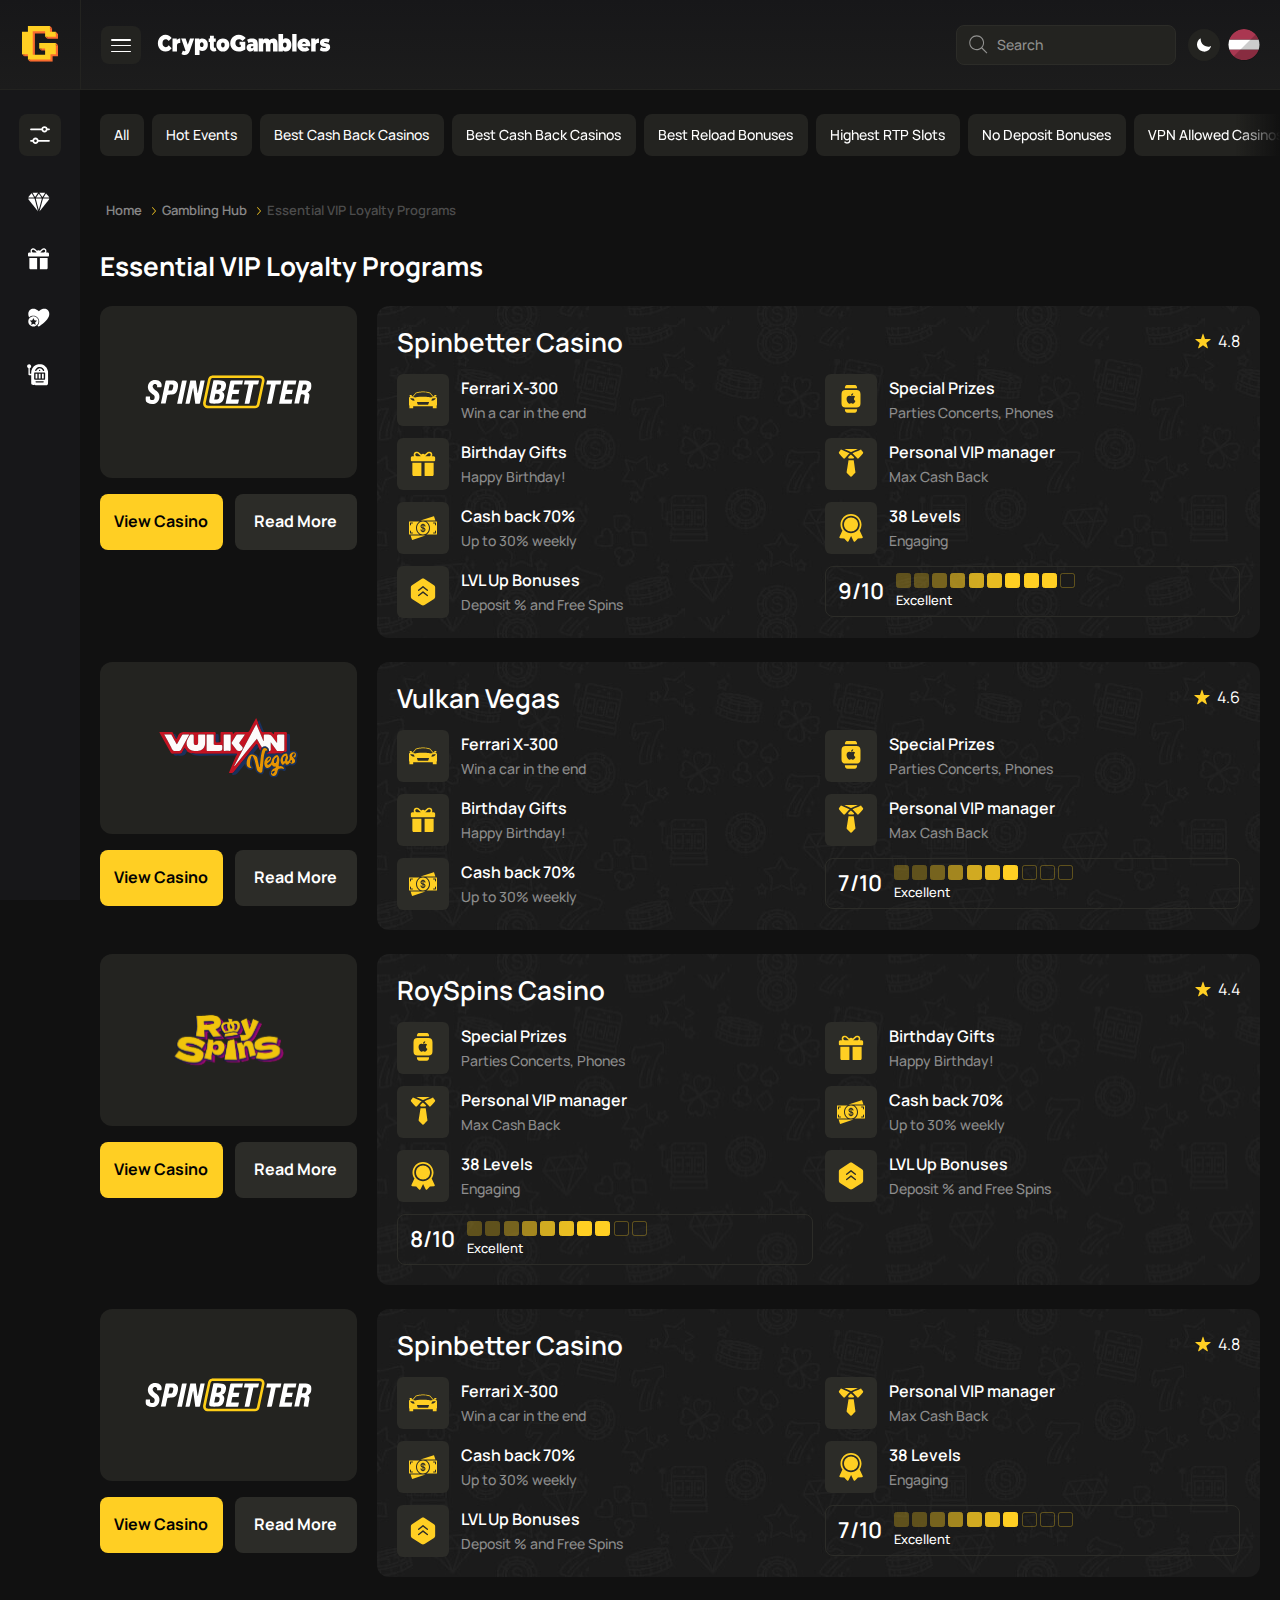
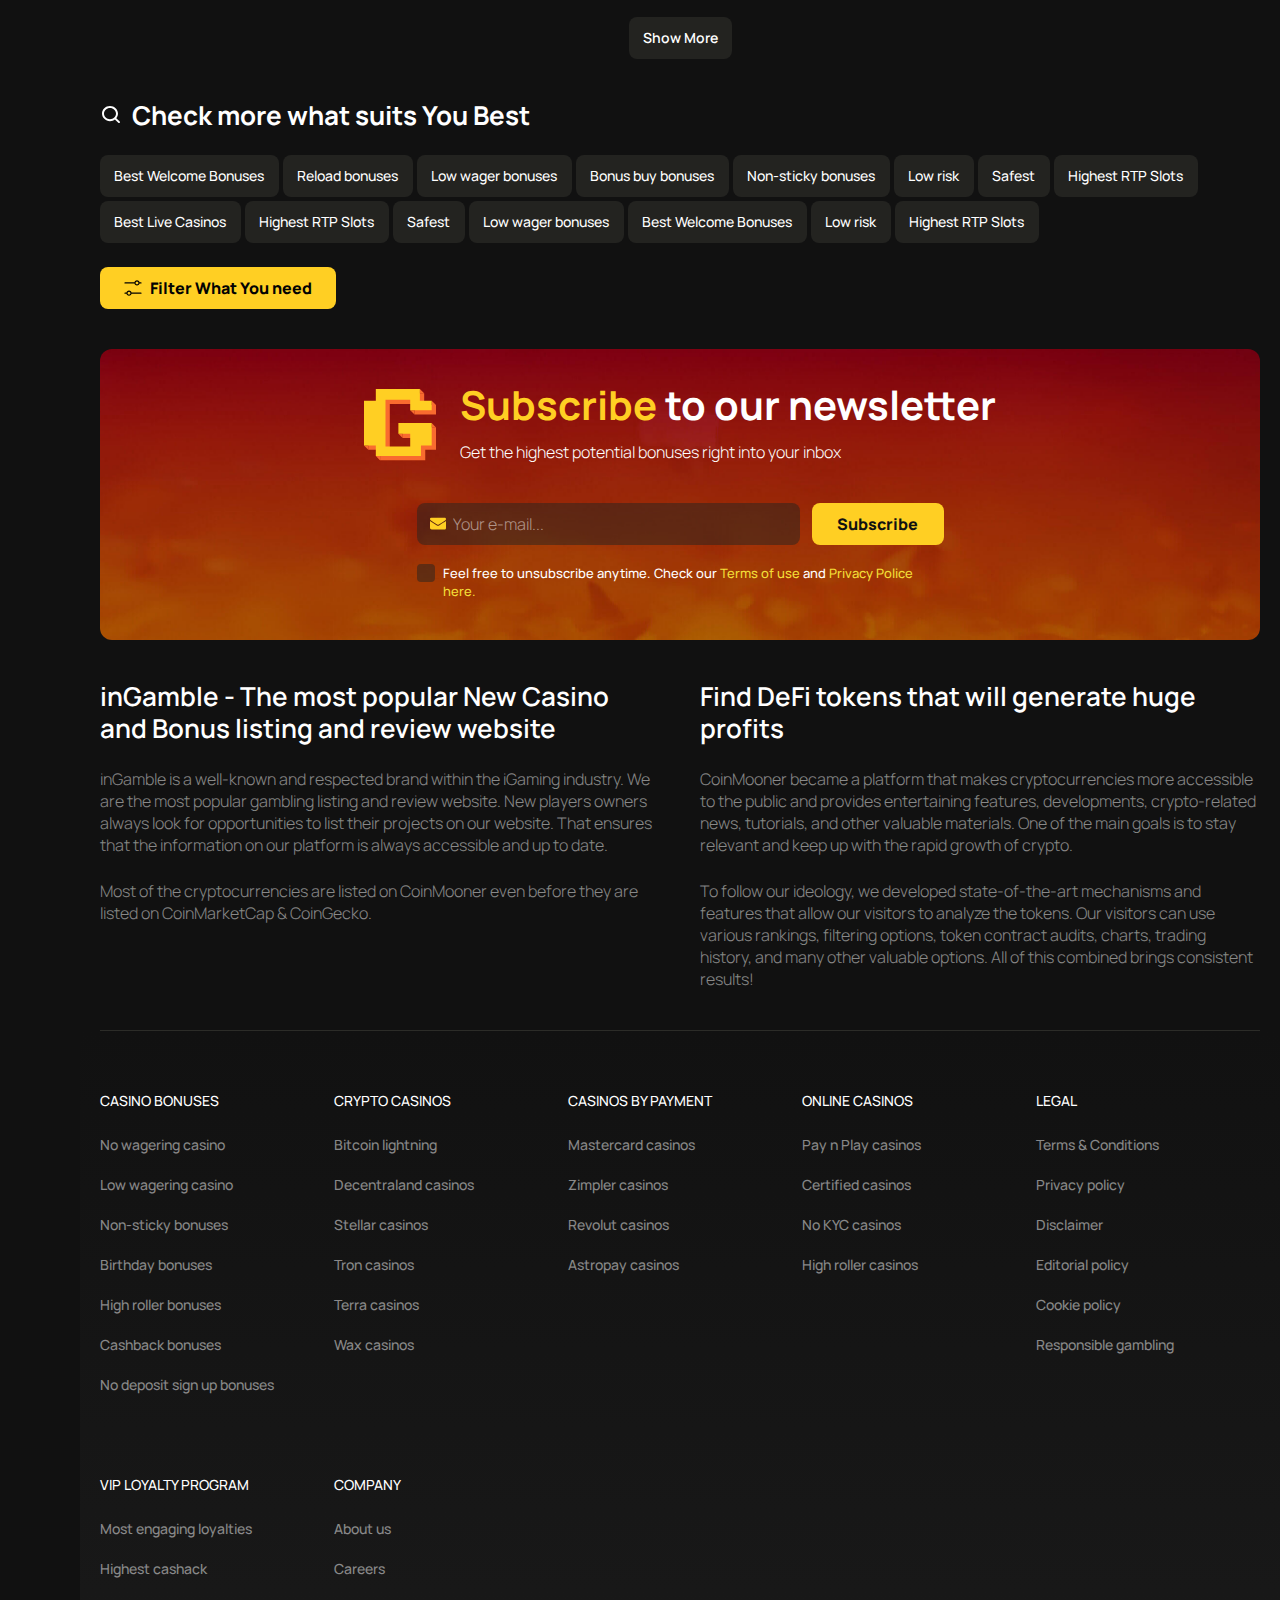
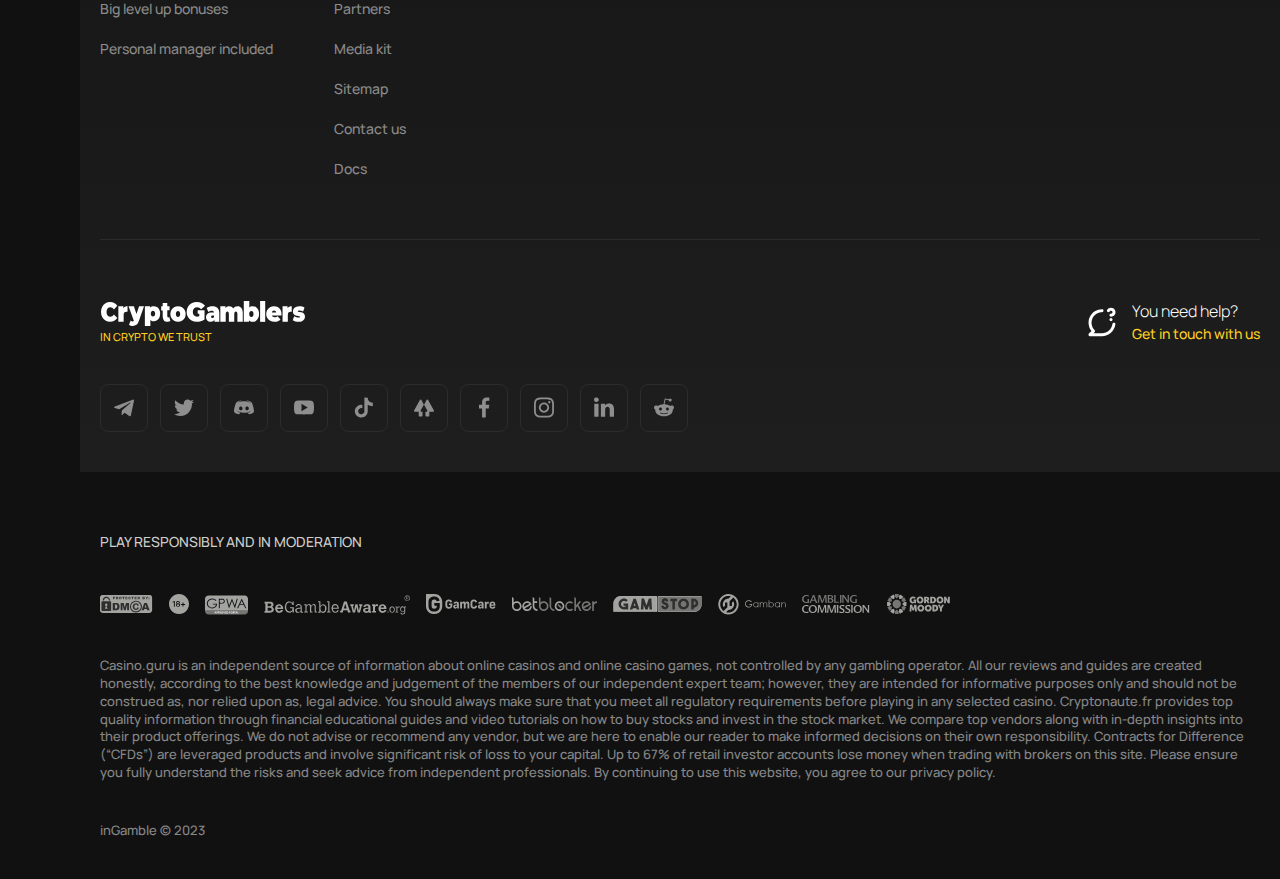
<file: loyaltie_programs.html>
<!DOCTYPE html>
<html lang="en">
<head>
    <meta charset="UTF-8">
    <meta http-equiv="X-UA-Compatible" content="IE=edge">
    <meta name="viewport" content="width=device-width, initial-scale=1.0">
    <meta name="robots" content="noindex">
    <link rel="stylesheet" media="all" href="css/style.min.css">
    <link rel="stylesheet" media="all" href="https://cdn.jsdelivr.net/npm/swiper@11/swiper-bundle.min.css" />
    <link rel="stylesheet" href="https://cdn.jsdelivr.net/npm/@fancyapps/ui@5.0/dist/fancybox/fancybox.css" />
    <meta name="description" content="Put your description here.">
    <title>Loyaltie Programs</title>
</head>

<body>
    <svg display="none">
    <symbol id="arrow" viewBox="0 0 10 6">
        <g>
            <path d="M9 5.0459L5 1.0459L1 5.0459" fill="transparent" stroke-linecap="round" stroke-linejoin="round" />
        </g>
    </symbol>
    <symbol id="search" viewBox="0 0 19 19">
        <g>
            <path
                d="M0.25 7.72106C0.25 11.8335 3.60084 15.1462 7.67516 15.1462C9.49785 15.1462 11.1681 14.4832 12.461 13.3822L17.5753 18.459L18.375 17.6593L13.299 12.5458C14.4072 11.2497 15.0832 9.56584 15.1003 7.72106C15.1003 3.60866 11.7876 0.295898 7.67516 0.295898C3.56276 0.295898 0.25 3.64674 0.25 7.72106ZM1.31618 7.75913C1.31618 4.25598 4.17201 1.40015 7.67516 1.40015C11.1402 1.40015 13.9961 4.25598 14.0341 7.75913C14.0341 11.2623 11.1783 14.1181 7.67516 14.1181C4.17201 14.1181 1.31618 11.2623 1.31618 7.75913Z" />
        </g>
    </symbol>
    <symbol id="delete" viewBox="0 0 10 11">
        <g>
            <path
                d="M0.346973 0.132108C0.0653443 0.280883 -0.0718153 0.633765 0.0376309 0.927996C0.0601456 0.988482 0.978282 1.93763 2.07982 3.03916L4.08116 5.04039L2.10136 7.02211C1.01244 8.11203 0.0934485 9.06005 0.0591293 9.12878C-0.0700563 9.38755 0.0270772 9.7484 0.273058 9.92338C0.406035 10.018 0.671715 10.0636 0.844562 10.0215C0.919689 10.0032 1.5938 9.35694 2.9772 7.97692L5 5.95905L7.0228 7.97665C9.20875 10.157 9.12143 10.0841 9.47811 10.0262C9.87333 9.96215 10.119 9.48564 9.94087 9.12878C9.90655 9.06005 8.98756 8.11203 7.89864 7.02211L5.91884 5.04039L7.92018 3.03916C9.02172 1.93763 9.93985 0.988482 9.96237 0.927996C10.0718 0.633765 9.93466 0.280883 9.65303 0.132108C9.45391 0.0269117 9.31355 0.0191801 9.11275 0.102393C9.01277 0.143823 8.34831 0.780431 6.98371 2.14217L5 4.1217L3.01629 2.14217C1.65169 0.780431 0.987233 0.143823 0.887246 0.102393C0.686451 0.0191801 0.546087 0.0269117 0.346973 0.132108Z" />
        </g>
    </symbol>
    <symbol id="filter" viewBox="0 0 20 18">
        <g>
            <path
                d="M3.25 14.7837H1M3.25 14.7837C3.25 15.3837 3.48705 15.9591 3.90901 16.3833C4.33097 16.8076 4.90326 17.0459 5.5 17.0459C6.09674 17.0459 6.66903 16.8076 7.09099 16.3833C7.51295 15.9591 7.75 15.3837 7.75 14.7837M3.25 14.7837C3.25 14.1837 3.48705 13.6083 3.90901 13.1841C4.33097 12.7598 4.90326 12.5215 5.5 12.5215C6.09674 12.5215 6.66903 12.7598 7.09099 13.1841C7.51295 13.6083 7.75 14.1837 7.75 14.7837M7.75 14.7837H19M16.75 3.30811C16.75 2.70813 16.5129 2.13273 16.091 1.70849C15.669 1.28424 15.0967 1.0459 14.5 1.0459C13.9033 1.0459 13.331 1.28424 12.909 1.70849C12.4871 2.13273 12.25 2.70813 12.25 3.30811M16.75 3.30811C16.75 3.90808 16.5129 4.48349 16.091 4.90773C15.669 5.33198 15.0967 5.57032 14.5 5.57032C13.9033 5.57032 13.331 5.33198 12.909 4.90773C12.4871 4.48349 12.25 3.90808 12.25 3.30811M16.75 3.30811H19M12.25 3.30811H1"
                stroke-linecap="round" stroke-linejoin="round" fill="transparent" />
        </g>
    </symbol>
    <symbol id="telegram" viewBox="0 0 20 21">
        <g>
            <path
                d="M7.84765 13.0978L7.51682 17.7796C7.99015 17.7796 8.19515 17.575 8.44098 17.3294L10.6601 15.1955L15.2585 18.5837C16.1018 19.0566 16.696 18.8076 16.9235 17.8031L19.9418 3.57304L19.9426 3.57221C20.2101 2.31789 19.4918 1.8274 18.6701 2.13511L0.928482 8.96926C-0.282352 9.44215 -0.264018 10.1213 0.722648 10.429L5.25848 11.8485L15.7943 5.21555C16.2901 4.88521 16.741 5.06799 16.3701 5.39833L7.84765 13.0978Z" />
        </g>
    </symbol>
    <symbol id="x" viewBox="0 0 20 21">
        <g>
            <path
                d="M19.9995 3.98128C19.2472 4.31142 18.4516 4.53083 17.6371 4.63275C18.4954 4.12041 19.1371 3.30914 19.4408 2.3526C18.6371 2.8322 17.7577 3.16993 16.8408 3.35119C16.2787 2.74723 15.5489 2.32735 14.7465 2.14609C13.9441 1.96483 13.106 2.03057 12.3412 2.33477C11.5764 2.63898 10.9201 3.16758 10.4578 3.85191C9.99542 4.53624 9.7483 5.34465 9.74852 6.17213C9.74852 6.49912 9.77602 6.81354 9.84351 7.11286C8.2124 7.0324 6.61654 6.60646 5.16025 5.86289C3.70397 5.11932 2.42006 4.07487 1.39247 2.79782C0.866003 3.70567 0.703244 4.78129 0.937331 5.80565C1.17142 6.83001 1.78475 7.72609 2.65244 8.31142C2.0034 8.29391 1.36806 8.11964 0.799981 7.80332V7.8486C0.801068 8.80119 1.1283 9.72432 1.72661 10.4626C2.32491 11.2009 3.15774 11.7092 4.0849 11.9021C3.73414 11.9951 3.37265 12.0407 3.00993 12.0379C2.74942 12.0425 2.48917 12.0189 2.2337 11.9674C2.49862 12.7862 3.00929 13.5022 3.6954 14.0169C4.38152 14.5315 5.20933 14.8195 6.06485 14.8412C4.61356 15.9832 2.82365 16.6027 0.981226 16.6007C0.644985 16.6007 0.322492 16.5856 0 16.5441C1.87481 17.7597 4.0595 18.4027 6.28985 18.3954C13.8347 18.3954 17.9596 12.107 17.9596 6.65633C17.9596 6.47397 17.9533 6.2979 17.9446 6.12308C18.7533 5.54076 19.4496 4.81496 19.9995 3.98128Z" />
        </g>
    </symbol>
    <symbol id="discord" viewBox="0 0 20 21">
        <g>
            <path
                d="M17.5318 4.74982C15.0811 2.99714 12.7333 3.04624 12.7333 3.04624L12.4933 3.30823C15.4067 4.14373 16.7606 5.37221 16.7606 5.37221C12.5925 3.17864 7.28306 3.19434 2.94754 5.37221C2.94754 5.37221 4.35278 4.07813 7.43758 3.24263L7.26622 3.04604C7.26622 3.04604 4.93551 2.99694 2.46776 4.74962C2.46776 4.74962 0 8.99228 0 14.2177C0 14.2177 1.43956 16.5765 5.22709 16.6912C5.22709 16.6912 5.86118 15.9704 6.37528 15.348C4.19868 14.7256 3.37617 13.4315 3.37617 13.4315C4.74352 14.2493 6.12623 14.7612 7.84916 15.086C10.6525 15.6376 14.1394 15.0705 16.7436 13.4315C16.7436 13.4315 15.8867 14.7584 13.6417 15.3645C14.1558 15.9706 14.7729 16.6749 14.7729 16.6749C18.56 16.5604 19.9995 14.2016 19.9995 14.2179C19.9995 8.99248 17.5318 4.74982 17.5318 4.74982ZM6.80349 12.6946C5.84371 12.6946 5.05551 11.8919 5.05551 10.8927C5.12562 8.49967 8.49904 8.50712 8.55167 10.8927C8.55146 11.8919 7.78032 12.6946 6.80349 12.6946ZM13.0588 12.6946C12.099 12.6946 11.3108 11.8919 11.3108 10.8927C11.3878 8.5043 14.7192 8.5033 14.807 10.8927C14.8067 11.8919 14.0356 12.6946 13.0588 12.6946Z" />
        </g>
    </symbol>
    <symbol id="youtube" viewBox="0 0 20 21">
        <g>
            <path fill-rule="evenodd" clip-rule="evenodd"
                d="M19.1495 4.37902C18.6071 3.40811 18.0183 3.22952 16.8196 3.1616C15.6221 3.07986 12.6109 3.0459 10.0023 3.0459C7.38857 3.0459 4.37614 3.07986 3.17992 3.16035C1.9837 3.22952 1.39372 3.40685 0.84623 4.37902C0.287493 5.34868 0 7.01886 0 9.95928V9.96934C0 12.8972 0.287493 14.5799 0.84623 15.5395C1.39372 16.5105 1.98245 16.6865 3.17867 16.7683C4.37614 16.8387 7.38857 16.8802 10.0023 16.8802C12.6109 16.8802 15.6221 16.8387 16.8208 16.7695C18.0196 16.6878 18.6083 16.5117 19.1508 15.5408C19.7145 14.5812 19.9995 12.8984 19.9995 9.9706V9.96054C19.9995 7.01886 19.7145 5.34868 19.1495 4.37902ZM7.49982 13.736V6.19006L13.7497 9.96305L7.49982 13.736Z" />
        </g>
    </symbol>
    <symbol id="tiktok" viewBox="0 0 20 21">
        <g>
            <path
                d="M18.8062 8.61996V5.12887C17.1437 5.12887 15.875 4.69249 15.0563 3.8443C14.216 2.87629 13.7452 1.65041 13.7251 0.377798V0.1258L10.3689 0.0458984V14.2254C10.2538 14.844 9.94841 15.4131 9.49402 15.8556C9.03963 16.2982 8.4581 16.593 7.82793 16.7003C7.19777 16.8075 6.54931 16.7221 5.97011 16.4554C5.3909 16.1887 4.90884 15.7537 4.589 15.2091C4.26915 14.6645 4.12693 14.0364 4.18152 13.4098C4.23612 12.7832 4.4849 12.1881 4.89429 11.7049C5.30368 11.2217 5.85397 10.8737 6.47086 10.7078C7.08774 10.5419 7.74153 10.5662 8.34396 10.7773V7.39685C7.99271 7.34025 7.63741 7.31148 7.28149 7.3108C6.00088 7.3108 4.74904 7.68425 3.68426 8.38393C2.61947 9.0836 1.78958 10.0781 1.29951 11.2416C0.809446 12.4051 0.681223 13.6854 0.931056 14.9206C1.18089 16.1558 1.79756 17.2904 2.70308 18.1809C3.6086 19.0714 4.76231 19.6779 6.01831 19.9235C7.2743 20.1692 8.57618 20.0431 9.7593 19.5612C10.9424 19.0793 11.9537 18.2631 12.6651 17.216C13.3766 16.1688 13.7563 14.9377 13.7563 13.6783C13.7556 13.4174 13.7389 13.1567 13.7063 12.8978V7.27392C15.2324 8.2112 17.008 8.67983 18.8062 8.61996Z" />
        </g>
    </symbol>
    <symbol id="linktree" viewBox="0 0 20 21">
        <g>
            <path
                d="M6.62765 13.093C6.56098 13.2297 6.56098 13.3647 6.56098 13.5005C6.62765 13.9339 7.00097 14.2526 7.43764 14.2467H8.51595V18.2511C8.51595 18.6586 8.17928 18.9973 7.77429 18.9973H5.481C5.28484 18.9954 5.0973 18.916 4.95874 18.7763C4.82019 18.6365 4.74169 18.4477 4.74017 18.2503V14.2475H0.826906C0.220248 14.2475 -0.184745 13.6364 0.0852507 13.093L5.88516 2.50598C5.96196 2.36656 6.07444 2.25037 6.21094 2.16947C6.34744 2.08857 6.50297 2.0459 6.66139 2.0459C6.81981 2.0459 6.97535 2.08857 7.11185 2.16947C7.24835 2.25037 7.36084 2.36656 7.43764 2.50598L9.86509 7.18868L6.62765 13.093ZM19.9149 13.093L14.115 2.50598C14.0382 2.36677 13.9257 2.25077 13.7892 2.17001C13.6529 2.08924 13.4975 2.04665 13.3392 2.04665C13.1809 2.04665 13.0255 2.08924 12.8891 2.17001C12.7527 2.25077 12.6402 2.36677 12.5634 2.50598L10.0676 7.18953L13.305 13.0922C13.3725 13.2297 13.3725 13.3655 13.3725 13.5005C13.3058 13.9339 12.9317 14.2526 12.4958 14.2467H11.4159V18.2511C11.4201 18.6619 11.7492 18.9948 12.1575 18.9973H14.5858C14.7822 18.9956 14.9699 18.9164 15.109 18.7769C15.2479 18.6374 15.327 18.4486 15.3292 18.2511V14.2475H19.1724C19.7808 14.2475 20.1849 13.6364 19.9149 13.093Z" />
        </g>
    </symbol>
    <symbol id="facebook" viewBox="0 0 20 21">
        <g>
            <path
                d="M11.7414 20.0458V10.9228H14.8036L15.262 7.36747H11.7414V5.09747C11.7414 4.06813 12.0273 3.36658 13.5035 3.36658L15.3861 3.36571V0.185842C15.0604 0.142671 13.9429 0.0458984 12.6428 0.0458984C9.92839 0.0458984 8.07007 1.70271 8.07007 4.74554V7.36756H5V10.9229H8.06997V20.0459L11.7414 20.0458Z" />
        </g>
    </symbol>
    <symbol id="instagram" viewBox="0 0 20 21">
        <g>
            <path
                d="M6.66731 10.0459C6.66731 8.20502 8.15925 6.7123 10.0002 6.7123C11.8411 6.7123 13.3338 8.20502 13.3338 10.0459C13.3338 11.8868 11.8411 13.3795 10.0002 13.3795C8.15925 13.3795 6.66731 11.8868 6.66731 10.0459ZM4.8652 10.0459C4.8652 12.8819 7.16411 15.1808 10.0002 15.1808C12.8362 15.1808 15.1351 12.8819 15.1351 10.0459C15.1351 7.2099 12.8362 4.91102 10.0002 4.91102C7.16411 4.91102 4.8652 7.2099 4.8652 10.0459ZM14.1384 4.70742C14.1383 4.94476 14.2086 5.17679 14.3404 5.37418C14.4721 5.57158 14.6595 5.72546 14.8787 5.81637C15.098 5.90728 15.3392 5.93114 15.572 5.88493C15.8048 5.83873 16.0187 5.72452 16.1866 5.55677C16.3545 5.38901 16.4689 5.17524 16.5153 4.94248C16.5617 4.70972 16.538 4.46843 16.4473 4.24912C16.3565 4.02981 16.2028 3.84234 16.0055 3.7104C15.8082 3.57847 15.5762 3.50799 15.3389 3.5079H15.3384C15.0203 3.50805 14.7152 3.63446 14.4902 3.85936C14.2652 4.08427 14.1387 4.38929 14.1384 4.70742ZM5.9601 18.1857C4.98512 18.1413 4.45519 17.9789 4.10303 17.8417C3.63614 17.6599 3.30301 17.4434 2.95277 17.0937C2.60252 16.7439 2.38572 16.4111 2.20476 15.9442C2.06747 15.5922 1.90507 15.0621 1.86075 14.0872C1.81227 13.0331 1.80259 12.7165 1.80259 10.046C1.80259 7.3755 1.81307 7.05974 1.86075 6.00478C1.90515 5.02982 2.06875 4.50078 2.20476 4.14774C2.38652 3.68086 2.603 3.34774 2.95277 2.9975C3.30253 2.64726 3.63534 2.43046 4.10303 2.2495C4.45503 2.11222 4.98512 1.94982 5.9601 1.9055C7.01419 1.85702 7.33084 1.84734 10.0002 1.84734C12.6695 1.84734 12.9864 1.85782 14.0414 1.9055C15.0164 1.9499 15.5454 2.1135 15.8985 2.2495C16.3654 2.43046 16.6985 2.64774 17.0488 2.9975C17.399 3.34726 17.615 3.68086 17.7968 4.14774C17.934 4.49974 18.0965 5.02982 18.1408 6.00478C18.1893 7.05974 18.1989 7.3755 18.1989 10.046C18.1989 12.7165 18.1893 13.0322 18.1408 14.0872C18.0964 15.0621 17.9332 15.5921 17.7968 15.9442C17.615 16.4111 17.3985 16.7442 17.0488 17.0937C16.699 17.4431 16.3654 17.6599 15.8985 17.8417C15.5465 17.9789 15.0164 18.1413 14.0414 18.1857C12.9873 18.2341 12.6707 18.2438 10.0002 18.2438C7.32964 18.2438 7.01387 18.2341 5.9601 18.1857ZM5.87729 0.106458C4.81272 0.154938 4.08527 0.323738 3.44998 0.570938C2.79204 0.826218 2.23508 1.1687 1.67851 1.72438C1.12194 2.28006 0.780332 2.8379 0.525048 3.49582C0.277844 4.1315 0.109042 4.85854 0.060561 5.9231C0.0112802 6.98934 0 7.33022 0 10.0459C0 12.7616 0.0112802 13.1025 0.060561 14.1687C0.109042 15.2333 0.277844 15.9603 0.525048 16.596C0.780332 17.2535 1.12202 17.812 1.67851 18.3674C2.235 18.9229 2.79204 19.2649 3.44998 19.5209C4.08647 19.7681 4.81272 19.9369 5.87729 19.9853C6.94411 20.0338 7.28444 20.0459 10.0002 20.0459C12.7159 20.0459 13.0568 20.0346 14.123 19.9853C15.1877 19.9369 15.9147 19.7681 16.5503 19.5209C17.2079 19.2649 17.7652 18.9231 18.3218 18.3674C18.8784 17.8117 19.2193 17.2535 19.4753 16.596C19.7225 15.9603 19.8921 15.2333 19.9398 14.1687C19.9882 13.1017 19.9995 12.7616 19.9995 10.0459C19.9995 7.33022 19.9882 6.98934 19.9398 5.9231C19.8913 4.85846 19.7225 4.1311 19.4753 3.49582C19.2193 2.8383 18.8775 2.28094 18.3218 1.72438C17.7661 1.16782 17.2079 0.826218 16.5511 0.570938C15.9147 0.323738 15.1876 0.154138 14.1238 0.106458C13.0576 0.0579784 12.7167 0.0458984 10.001 0.0458984C7.28524 0.0458984 6.94411 0.0571784 5.87729 0.106458Z" />
        </g>
    </symbol>
    <symbol id="linkedin" viewBox="0 0 20 21">
        <g>
            <path fill-rule="evenodd" clip-rule="evenodd"
                d="M1.90487 4.46901C3.27219 4.70175 4.46495 4.03263 4.75587 2.86896C5.13406 1.32709 4.05767 0.0179587 2.42852 0.0470505C1.35212 0.0179587 0.508459 0.541612 0.159357 1.41437C-0.364296 2.81078 0.450276 4.23628 1.90487 4.46901ZM19.679 19.1595C18.4572 19.1304 17.2645 19.1304 16.0426 19.1595C15.7808 19.1595 15.7226 19.1013 15.7226 18.8395V12.352C15.7226 11.8574 15.6935 11.3629 15.5481 10.8974C15.1117 9.38462 13.3662 8.83187 12.1153 9.85009C11.4462 10.3737 11.1844 11.101 11.1844 11.9738V18.0831C11.1844 18.1693 11.1812 18.2555 11.178 18.3428C11.1715 18.5205 11.1649 18.7025 11.1844 18.8977C11.2135 19.1304 11.0971 19.1886 10.8935 19.1595H7.16982C6.93709 19.1595 6.87891 19.1013 6.87891 18.8686C6.908 17.0358 6.908 15.203 6.908 13.3411C6.908 11.0719 6.908 8.80278 6.87891 6.56271C6.87891 6.30088 6.93709 6.2427 7.16982 6.2427H10.8935C11.1262 6.2427 11.1844 6.30088 11.1844 6.53362V8.0173L11.3299 7.87184C12.4644 6.21361 14.0644 5.74814 15.9553 6.03906C18.1372 6.38816 19.5336 7.90093 19.8827 10.2283C19.9699 10.781 19.999 11.3338 19.999 11.8865V18.8395C19.999 19.0722 19.9408 19.1595 19.679 19.1595ZM4.55189 12.7016V18.8108C4.55189 19.0727 4.49371 19.1599 4.23188 19.1599C3.41731 19.1406 2.60274 19.147 1.78817 19.1535C1.38088 19.1567 0.973595 19.1599 0.566309 19.1599C0.333574 19.1599 0.275391 19.1018 0.275391 18.869V6.53408C0.275391 6.33044 0.333574 6.24316 0.566309 6.24316H4.31916C4.58099 6.24316 4.61008 6.33044 4.61008 6.56317C4.55189 8.5996 4.55189 10.636 4.55189 12.7016Z" />
        </g>
    </symbol>
    <symbol id="reddit" viewBox="0 0 20 21">
        <g>
            <path fill-rule="evenodd" clip-rule="evenodd"
                d="M19.6037 8.88721C19.8464 9.23352 19.9838 9.64266 19.9993 10.0653C20.0057 10.479 19.8948 10.886 19.6796 11.2394C19.4644 11.5928 19.1536 11.878 18.7831 12.0622C18.8 12.2821 18.8 12.5029 18.7831 12.7228C18.7831 16.086 14.8645 18.8186 10.03 18.8186C5.19553 18.8186 1.2769 16.086 1.2769 12.7228C1.25999 12.5029 1.25999 12.2821 1.2769 12.0622C0.988118 11.9295 0.731641 11.7356 0.525241 11.494C0.31884 11.2523 0.167451 10.9687 0.081566 10.6627C-0.00431937 10.3567 -0.0226474 10.0357 0.027852 9.72193C0.0783514 9.40816 0.196471 9.10913 0.374024 8.84555C0.551577 8.58197 0.784318 8.36015 1.05612 8.19547C1.32792 8.03078 1.63227 7.92716 1.9481 7.89179C2.26392 7.85643 2.58366 7.89016 2.88515 7.99065C3.18665 8.09114 3.46268 8.25599 3.69414 8.47376C5.42415 7.30044 7.45945 6.65852 9.54957 6.62701L10.6606 1.41705C10.6731 1.35674 10.6974 1.2995 10.7322 1.24866C10.7669 1.19781 10.8114 1.15437 10.8631 1.12085C10.9148 1.08734 10.9726 1.06441 11.0332 1.0534C11.0938 1.04239 11.156 1.04351 11.2161 1.05671L14.8945 1.79241C15.0742 1.48377 15.3579 1.24927 15.6949 1.131C16.0318 1.01272 16.3999 1.01842 16.733 1.14708C17.0661 1.27573 17.3425 1.5189 17.5125 1.83296C17.6825 2.14701 17.735 2.51137 17.6605 2.86064C17.5861 3.2099 17.3896 3.5212 17.1064 3.73866C16.8231 3.95611 16.4716 4.06548 16.115 4.04713C15.7583 4.02878 15.4199 3.88392 15.1605 3.63854C14.901 3.39316 14.7375 3.06334 14.6993 2.70828L11.4864 2.03264L10.5105 6.71709C12.5752 6.76139 14.5829 7.40282 16.2908 8.56385C16.5959 8.27101 16.9792 8.07268 17.3945 7.99277C17.8098 7.91286 18.2393 7.95479 18.6313 8.11349C19.0233 8.27219 19.361 8.5409 19.6037 8.88721ZM13.4452 13.0662C14.2739 13.0662 14.9457 12.3944 14.9457 11.5657C14.9457 10.737 14.2739 10.0653 13.4452 10.0653C12.6166 10.0653 11.9448 10.737 11.9448 11.5657C11.9448 12.3944 12.6166 13.0662 13.4452 13.0662ZM7.99113 11.5657C7.99113 12.3944 7.31935 13.0662 6.49068 13.0662C5.662 13.0662 4.99023 12.3944 4.99023 11.5657C4.99023 10.737 5.662 10.0653 6.49068 10.0653C7.31935 10.0653 7.99113 10.737 7.99113 11.5657ZM10 16.0534L9.98941 16.0534L9.9852 16.0534V16.0535C8.91505 16.0599 8.12373 15.8202 7.60582 15.5853C7.34491 15.467 7.15236 15.3494 7.02797 15.2641C6.96579 15.2215 6.92071 15.187 6.89273 15.1645C6.87874 15.1533 6.86903 15.1451 6.86361 15.1404L6.85921 15.1366C6.85918 15.1366 6.85915 15.1366 6.85912 15.1365C6.69372 14.9856 6.43728 14.9968 6.28566 15.1618C6.1337 15.3272 6.14457 15.5844 6.30993 15.7364L6.31057 15.737L6.31133 15.7376L6.31315 15.7393L6.31809 15.7437L6.33312 15.7569C6.34543 15.7675 6.36233 15.7816 6.38381 15.7989C6.42678 15.8334 6.48816 15.8801 6.56802 15.9349C6.72772 16.0444 6.96158 16.1862 7.26995 16.326C7.88458 16.6047 8.7913 16.8738 9.98903 16.8667C11.1903 16.8749 12.0994 16.6053 12.7152 16.326C13.0236 16.1862 13.2575 16.0444 13.4172 15.9349C13.497 15.8801 13.5584 15.8334 13.6014 15.7989C13.6229 15.7817 13.6398 15.7675 13.6521 15.7569L13.6671 15.7438L13.672 15.7394L13.6739 15.7377L13.6746 15.737L13.6753 15.7364C13.8406 15.5845 13.8515 15.3272 13.6995 15.1619C13.5479 14.9968 13.2914 14.9857 13.126 15.1367L13.1216 15.1405C13.1162 15.1451 13.1065 15.1533 13.0925 15.1646C13.0645 15.187 13.0194 15.2215 12.9572 15.2642C12.8328 15.3495 12.6403 15.4671 12.3794 15.5854C11.8615 15.8202 11.0702 16.06 10 16.0535V16.0534Z" />
        </g>
    </symbol>
    <symbol id="casinos" viewBox="0 0 24 25">
        <g>
            <path fill-rule="evenodd" clip-rule="evenodd"
                d="M18.6283 3.70838C18.6283 3.8018 16.1099 7.95801 16.0193 8.01386C15.9482 8.05785 15.6195 7.60451 13.5631 4.6254L12.8869 3.646H15.7577C17.3365 3.646 18.6283 3.67412 18.6283 3.70838ZM11.395 4.09904C11.2237 4.34816 10.5236 5.34444 9.83943 6.3129L8.59543 8.07393L7.9006 6.8896C6.31567 4.18814 6.07177 3.76353 6.07177 3.70617C6.07177 3.67312 7.33968 3.646 8.88925 3.646H11.7067L11.395 4.09904ZM5.30723 4.57518C5.60095 5.03545 7.57855 8.4676 7.57855 8.51702C7.57855 8.54515 6.28724 8.56815 4.70894 8.56815H1.83922L1.90471 8.34213C1.94067 8.21788 2.06493 7.98051 2.18086 7.81476C2.42264 7.4689 5.07599 4.34916 5.12842 4.34916C5.14751 4.34916 5.22797 4.45092 5.30723 4.57518ZM20.9009 5.98151C22.342 7.67091 22.5981 8.00793 22.6949 8.34213L22.7604 8.56815H19.8823C18.2994 8.56815 17.0193 8.53169 17.0378 8.48719C17.1477 8.22139 19.4744 4.44961 19.5284 4.44961C19.5646 4.44961 20.1822 5.13892 20.9009 5.98151ZM13.6417 6.61596C14.3521 7.64078 14.9127 8.50015 14.8873 8.52546C14.8619 8.55077 13.6594 8.55951 12.215 8.54475L9.5888 8.51793L10.8982 6.65956C11.6184 5.63746 12.2397 4.79025 12.2788 4.77689C12.318 4.76343 12.9312 5.59105 13.6417 6.61596ZM22.7854 9.65424C22.9347 9.89573 21.9694 11.2121 17.7291 16.5499C15.1629 19.7805 13.0534 22.414 13.0414 22.402C13.0115 22.372 16.4086 9.77016 16.4761 9.66087C16.5447 9.54987 22.7169 9.54334 22.7854 9.65424ZM15.3152 9.64801C15.3191 9.80894 12.3471 20.8206 12.2998 20.8206C12.2525 20.8206 9.28051 9.80894 9.28443 9.64801C9.28543 9.60663 10.6423 9.57267 12.2998 9.57267C13.9573 9.57267 15.3142 9.60663 15.3152 9.64801ZM8.12351 9.66087C8.19101 9.77016 11.5881 22.372 11.5582 22.402C11.5462 22.414 9.43672 19.7805 6.87047 16.5499C2.63018 11.2121 1.66493 9.89573 1.81421 9.65424C1.88271 9.54334 8.0549 9.54987 8.12351 9.66087Z" />
        </g>
    </symbol>
    <symbol id="bonuses" viewBox="0 0 24 25">
        <g>
            <path
                d="M2.86959 5.41765H4.3982C4.19657 5.09855 4.06351 4.74036 4.02557 4.36154C3.90437 3.15088 4.54196 2.06561 5.62743 1.58446C6.62518 1.14219 7.74642 1.32298 8.55381 2.05527L10.484 3.80459C10.8599 3.39345 11.4003 3.13505 12 3.13505C12.6008 3.13505 13.1421 3.39427 13.518 3.80668L15.4507 2.05507C16.2594 1.32278 17.3802 1.14268 18.3775 1.5847C19.4627 2.0659 20.1004 3.15154 19.9788 4.36215C19.9408 4.74069 19.8078 5.09871 19.6062 5.41765H21.1304C21.8869 5.41765 22.5 6.03083 22.5 6.7872V8.84154C22.5 9.21971 22.1934 9.52634 21.8152 9.52634H2.18479C1.80663 9.52634 1.5 9.21975 1.5 8.84154V6.7872C1.50004 6.03083 2.11318 5.41765 2.86959 5.41765ZM14.0544 5.1894V5.41765H17.2758C18.127 5.41765 18.7969 4.62416 18.5843 3.73798C18.4906 3.34772 18.209 3.01504 17.8446 2.84663C17.3443 2.61538 16.7901 2.68962 16.3699 3.06996L14.0538 5.16922C14.0539 5.17598 14.0544 5.18263 14.0544 5.1894ZM5.38446 4.17972C5.43548 4.89146 6.0784 5.41773 6.79195 5.41773H9.94567V5.18948C9.94567 5.1814 9.94617 5.1734 9.94625 5.16532C9.42158 4.6897 8.28336 3.65808 7.66603 3.0985C7.31518 2.78051 6.82427 2.63208 6.37047 2.76743C5.71927 2.96168 5.33684 3.51547 5.38446 4.17972Z" />
            <path d="M21.1318 10.895V20.9385C21.1318 21.6949 20.5187 22.308 19.7623 22.308H13.371V10.895H21.1318Z" />
            <path d="M10.6318 10.895V22.308H4.24055C3.48414 22.308 2.871 21.6949 2.871 20.9385V10.895H10.6318Z" />
        </g>
    </symbol>
    <symbol id="loyalties" viewBox="0 0 24 25">
        <g>
            <path fill-rule="evenodd" clip-rule="evenodd"
                d="M19.0274 3.77059C19.9146 4.0092 20.5195 4.36807 21.2177 5.0701C22.2338 6.09191 22.6905 7.16102 22.7889 8.74884C22.8952 10.463 22.2261 12.2769 20.7473 14.283C19.9008 15.4313 17.7119 17.6213 16.2438 18.7885C15.0269 19.7561 12.5257 21.4648 12.3262 21.4648C12.2001 21.4648 10.987 20.7436 10.987 20.6687C10.987 20.6468 11.154 20.438 11.358 20.2049C12.2067 19.2351 12.7119 17.8357 12.7119 16.4543C12.7119 12.6518 9.13484 9.88202 5.44264 10.8255C4.72401 11.0091 3.68545 11.5563 3.15007 12.0335C2.89347 12.2622 2.67358 12.4357 2.66151 12.419C2.64943 12.4022 2.54438 12.1667 2.42807 11.8956C1.91964 10.7109 1.74673 9.82559 1.81351 8.74884C1.91191 7.16061 2.36877 6.09125 3.38474 5.07084C4.47693 3.97396 5.48017 3.59498 7.12434 3.65822C7.90917 3.68845 8.19493 3.7379 8.79553 3.94735C9.71031 4.26646 10.624 4.8172 11.514 5.58593C11.8967 5.91654 12.2519 6.18702 12.3032 6.18702C12.3544 6.18702 12.6689 5.9494 13.0018 5.65887C14.6409 4.22942 16.045 3.63498 17.756 3.64615C18.2118 3.64911 18.784 3.70513 19.0274 3.77059ZM8.19427 11.4907C9.89684 11.9358 11.3371 13.3541 11.8588 15.099C12.0599 15.7714 12.0599 17.1373 11.8588 17.8096C11.3271 19.588 9.90185 20.9788 8.15649 21.4225C7.58415 21.5679 6.41721 21.5852 5.79575 21.4574C5.5564 21.4081 5.04632 21.2185 4.66232 21.0361C4.09589 20.7669 3.83979 20.5785 3.30523 20.0373C2.20301 18.9215 1.72505 17.6799 1.81516 16.1668C1.89557 14.8179 2.34807 13.8301 3.34244 12.8328C4.02008 12.1532 4.78019 11.7164 5.68577 11.4862C6.29795 11.3306 7.5908 11.3329 8.19427 11.4907ZM6.19001 14.5718L5.83049 15.3588L4.85625 15.46C4.32038 15.5157 3.74598 15.5817 3.57965 15.6067L3.2773 15.6522L3.785 16.1148C4.06427 16.3692 4.49131 16.7648 4.73403 16.9939L5.17544 17.4103L4.92204 18.6331C4.78274 19.3056 4.68064 19.8677 4.69518 19.8822C4.70971 19.8968 5.20583 19.6305 5.79764 19.2904C6.38945 18.9503 6.88885 18.6721 6.90741 18.6721C6.92597 18.6721 7.43211 18.9498 8.03205 19.2893C8.63199 19.6287 9.13098 19.8967 9.14084 19.8848C9.1507 19.8729 9.04523 19.3115 8.90658 18.6374L8.65433 17.4117L9.59482 16.5246C10.112 16.0367 10.4798 15.6334 10.412 15.6283C10.3442 15.6232 9.77183 15.5575 9.13994 15.4822L7.99107 15.3455L7.4561 14.1735L6.92113 13.0016L6.73533 13.3932C6.63307 13.6086 6.38772 14.139 6.19001 14.5718Z" />
        </g>
    </symbol>
    <symbol id="slots" viewBox="0 0 24 25">
        <g>
            <path fill-rule="evenodd" clip-rule="evenodd"
                d="M14.5955 1.35547C18.1143 1.99396 20.8619 4.759 21.479 8.28286C21.5773 8.84378 21.5995 10.0342 21.5995 14.7319C21.5995 21.2293 21.6201 20.9985 20.9861 21.6324C20.3455 22.2731 20.6937 22.2459 13.1455 22.2459C5.56215 22.2459 5.93922 22.2763 5.29261 21.6111C4.69303 20.9941 4.69147 20.9806 4.69147 16.3276V12.2448L3.5487 12.2181C2.47068 12.1928 2.39402 12.1801 2.19441 11.9924L1.98289 11.7933V8.54115V5.28898L1.55346 5.00565C0.436709 4.26859 0.270337 2.77805 1.20102 1.84737C2.11545 0.932936 3.61247 1.08306 4.33796 2.16197C4.98178 3.11941 4.69656 4.40968 3.70489 5.02617L3.29401 5.28159L3.31559 8.03884L3.33718 10.796L4.00226 10.8196L4.66742 10.8433L4.71404 9.62951C4.74917 8.71746 4.81196 8.21777 4.96667 7.61909C5.81232 4.3482 8.41814 1.94332 11.7525 1.35654C12.5867 1.2097 13.7897 1.20921 14.5955 1.35547ZM12.0374 4.1183C11.2287 4.29239 10.4522 4.73774 9.78531 5.40996C8.48889 6.71673 8.23157 8.04639 9.27511 8.04639C9.64832 8.04639 9.74878 7.94937 10.0978 7.25163C10.5861 6.27539 11.5313 5.58101 12.6272 5.39322C14.051 5.14936 15.5767 5.94782 16.2128 7.26952C16.5294 7.9277 16.6467 8.04639 16.9803 8.04639C17.3609 8.04639 17.544 7.93296 17.6488 7.63231C17.8168 7.15018 17.2768 6.11173 16.4477 5.32271C15.2363 4.16976 13.7211 3.75601 12.0374 4.1183ZM12.6904 6.93464C12.2701 7.35488 12.546 8.04639 13.134 8.04639C13.5355 8.04639 13.8021 7.78103 13.8021 7.38139C13.8021 6.79971 13.1053 6.51966 12.6904 6.93464ZM7.91762 9.63977L7.68731 9.83774L7.66351 12.9434C7.65038 14.6514 7.66006 16.1311 7.68502 16.2314C7.70997 16.3318 7.81076 16.4887 7.90901 16.5802C8.08449 16.7437 8.17625 16.7466 13.1405 16.744C16.983 16.7421 18.2245 16.7175 18.3236 16.6414C18.6308 16.4055 18.6447 16.2501 18.6447 13.0522V9.92154L18.4048 9.68163L18.1649 9.44171H13.1564H8.14794L7.91762 9.63977ZM17.2494 13.1352V15.4334H16.3465H15.4437V13.1352V10.837H16.3465H17.2494V13.1352ZM14.0484 13.1352V15.4334H13.1455H12.2426V13.1352V10.837H13.1455H14.0484V13.1352ZM10.8473 13.1352V15.4334H9.94446H9.0416V13.1352V10.837H9.94446H10.8473V13.1352ZM9.2431 18.3435C8.98218 18.6043 8.98086 18.9651 9.23965 19.266L9.43779 19.4963H13.1455H16.8532L17.0513 19.266C17.3101 18.9651 17.3088 18.6043 17.0479 18.3435L16.8465 18.142H13.1455H9.44452L9.2431 18.3435Z" />
        </g>
    </symbol>
    <symbol id="info" viewBox="0 0 16 16">
        <g>
            <path
                d="M8 0C3.58176 0 0 3.5816 0 8C0 12.4184 3.58176 16 8 16C12.4182 16 16 12.4184 16 8C16 3.5816 12.4182 0 8 0ZM8 1.6C11.5346 1.6 14.4 4.4656 14.4 8C14.4 11.5344 11.5346 14.4 8 14.4C4.46536 14.4 1.6 11.5344 1.6 8C1.6 4.4656 4.46536 1.6 8 1.6ZM8 4C7.55816 4 7.2 4.3584 7.2 4.8C7.2 5.2416 7.55816 5.6 8 5.6C8.44184 5.6 8.8 5.2416 8.8 4.8C8.8 4.3584 8.44184 4 8 4ZM8 6.4C7.55816 6.4 7.2 6.7584 7.2 7.2V11.2C7.2 11.6416 7.55816 12 8 12C8.44184 12 8.8 11.6416 8.8 11.2V7.2C8.8 6.7584 8.44184 6.4 8 6.4Z" />
        </g>
    </symbol>
    <symbol id="email" viewBox="0 0 16 13">
        <g>
            <path fill-rule="evenodd" clip-rule="evenodd"
                d="M9.85924 0.0465486C9.24701 0.0467525 8.63477 0.0469564 8.02247 0.0469564H6.18171C5.69745 0.0471502 5.21319 0.0468027 4.72893 0.0464552C3.65279 0.0456831 2.57666 0.0449109 1.50052 0.0500785C0.816794 0.0532005 0.268563 0.472803 0.0768698 1.10595C-0.106082 1.70913 0.102471 2.32667 0.646955 2.69195C2.82364 4.15057 5.00345 5.60419 7.18763 7.05157C7.71339 7.40061 8.27847 7.41373 8.80423 7.06656C11.0078 5.61106 13.2026 4.14245 15.3967 2.67197C15.7832 2.41284 15.9855 2.03133 15.9993 1.56427C16.0249 0.705083 15.3593 0.0500785 14.4508 0.0482052C12.9201 0.0455292 11.3897 0.0460389 9.85924 0.0465486ZM15.9962 5.46833C15.9946 4.78618 15.993 4.10107 15.993 3.41189C15.9498 3.43962 15.9108 3.46443 15.8749 3.48727C15.7913 3.54056 15.7244 3.58317 15.6584 3.62731C14.9749 4.0829 14.2915 4.53856 13.608 4.99421C12.2411 5.9056 10.8742 6.81698 9.50669 7.7278C8.46705 8.4209 7.55354 8.42152 6.51827 7.73218C5.49274 7.04912 4.46753 6.36574 3.44231 5.68237C2.41697 4.99891 1.39163 4.31545 0.365971 3.63231C0.298696 3.58718 0.230022 3.54485 0.147974 3.49427C0.107417 3.46927 0.0635923 3.44226 0.0150533 3.41189V3.78966C0.0150533 4.42087 0.0180589 5.05218 0.0210646 5.68352C0.028311 7.2056 0.0355581 8.72785 0.000691923 10.2492C-0.0261576 11.4162 0.73125 12.05 1.77589 12.0387C4.21305 12.0125 6.65022 12.017 9.08738 12.0215C10.0208 12.0233 10.9542 12.025 11.8876 12.025C12.1472 12.025 12.4069 12.0256 12.6667 12.0262C13.2808 12.0276 13.8949 12.0291 14.5088 12.0225C15.2862 12.0144 15.9706 11.468 15.9806 10.7293C16.0044 8.98273 16.0004 7.23547 15.9962 5.46833Z" />
        </g>
    </symbol>
    <symbol id="check-grass" viewBox="0 0 11 12">
        <g>
            <path fill-rule="evenodd" clip-rule="evenodd"
                d="M4.5804 0.260597C3.5683 1.15176 2.49375 1.58262 1.00292 1.69489C0.583356 1.72649 0.257926 1.77346 0.196094 1.81138C0.00243862 1.93008 -0.0169691 2.1558 0.00937656 3.98467C0.0340815 5.70014 0.0612709 6.05707 0.231627 6.89882C0.696333 9.19521 2.04639 10.8033 4.30644 11.7524C4.62948 11.8881 4.96185 11.9995 5.04497 12C5.36435 12.0019 6.47298 11.4914 7.20081 11.0072C8.59175 10.082 9.53124 8.64293 9.88475 6.89601C10.0544 6.05735 10.0818 5.69883 10.1064 3.98467C10.1328 2.1558 10.1134 1.93008 9.91972 1.81138C9.85789 1.77346 9.53246 1.72649 9.11289 1.69489C7.62206 1.58262 6.54752 1.15176 5.53541 0.260597C5.28508 0.0402216 5.21143 0 5.05791 0C4.90438 0 4.83073 0.0402216 4.5804 0.260597ZM7.15609 4.94933C6.07967 5.99083 4.62109 7.31501 4.52321 7.33957C4.45631 7.35636 4.35267 7.35781 4.2929 7.34281C4.20425 7.32054 2.8632 5.89098 2.81857 5.77121C2.81168 5.7526 2.94144 5.61773 3.10701 5.47147L3.40797 5.20557L3.91027 5.76708C4.18658 6.07592 4.43269 6.32859 4.4573 6.32859C4.48186 6.32859 5.01136 5.84326 5.6339 5.25011L6.76583 4.17157L7.06079 4.46391L7.3557 4.75619L7.15609 4.94933Z" />
        </g>
    </symbol>
    <symbol id="gift" viewBox="0 0 21 21">
        <g>
            <path fill-rule="evenodd" clip-rule="evenodd"
                d="M10.9352 2.08678C10.7007 2.30895 10.4611 2.53598 10.2138 2.77069C10.0207 2.57302 9.83187 2.37624 9.64478 2.1813C9.22577 1.7447 8.8156 1.31731 8.38639 0.909695C7.59686 0.158426 6.65035 -0.116467 5.57968 0.138902C3.96 0.52547 2.92603 2.21465 3.36336 3.7539C3.39538 3.86479 3.51798 4.03035 3.60311 4.03269C4.14492 4.04942 4.68718 4.04787 5.26521 4.04622C5.44284 4.04571 5.62386 4.04519 5.80928 4.04519C5.77437 4.00525 5.74582 3.9724 5.72141 3.94431C5.67375 3.88945 5.64189 3.85279 5.60935 3.81715C5.14079 3.30173 5.12283 2.74648 5.56172 2.33804C6.00061 1.93039 6.55352 1.97178 7.04395 2.45675C7.19807 2.60931 7.35055 2.76352 7.50299 2.9177C7.80783 3.22601 8.11256 3.53421 8.43013 3.82887C8.55586 3.94601 8.76203 4.03269 8.93305 4.0366C9.77804 4.05768 10.6238 4.0569 11.4688 4.03738C11.6281 4.03347 11.8202 3.94913 11.9374 3.83902C12.2024 3.58895 12.4591 3.33004 12.7157 3.07114C12.9536 2.83119 13.1914 2.59125 13.436 2.35835C13.8538 1.96007 14.4083 1.96007 14.805 2.32867C15.197 2.69337 15.2345 3.20021 14.9042 3.66487C14.8537 3.73645 14.8056 3.80973 14.748 3.89746C14.7183 3.94278 14.686 3.99196 14.6496 4.04675C14.866 4.04675 15.0751 4.04351 15.2788 4.04036C15.7387 4.03324 16.1714 4.02653 16.6012 4.05847C17.0119 4.08892 17.1111 3.89759 17.1689 3.56413C17.3876 2.30446 16.7456 1.01044 15.5844 0.395833C14.445 -0.207837 13.1502 -0.0196294 12.2013 0.884705C11.786 1.28073 11.3694 1.67544 10.9352 2.08678ZM11.2564 9.00888V5.04714H11.6382L13.4811 5.04705H13.4812C15.3243 5.0469 17.1671 5.04675 19.0104 5.04792C19.9116 5.0487 20.2349 5.37045 20.2364 6.26385C20.2367 6.41554 20.2372 6.56722 20.2378 6.7189C20.2394 7.15215 20.241 7.58539 20.2341 8.01864C20.224 8.65589 19.8757 9.03621 19.2525 9.03777C17.2827 9.0448 15.313 9.0426 13.3436 9.04041H13.3434C12.687 9.03967 12.0306 9.03894 11.3743 9.03855C11.3579 9.03855 11.3421 9.03379 11.3152 9.02569C11.2999 9.02108 11.281 9.01539 11.2564 9.00888ZM9.21889 9.0448V5.09166C9.19922 5.08428 9.18357 5.07758 9.1705 5.07197L9.17048 5.07197C9.14617 5.06155 9.13076 5.05495 9.11502 5.05495C8.5194 5.05442 7.92374 5.05361 7.32806 5.05281H7.32787H7.32768H7.32761H7.32754C5.28431 5.05004 3.24082 5.04727 1.1978 5.05573C0.61678 5.05807 0.259107 5.44152 0.24505 6.02488C0.235009 6.44214 0.236922 6.8602 0.238835 7.27819C0.2396 7.44538 0.240365 7.61256 0.240365 7.77967C0.241146 8.74179 0.537905 9.04324 1.493 9.04402C3.31691 9.04519 5.14038 9.04504 6.96374 9.0449L8.78703 9.0448H9.21889ZM9.2189 11.0745V20.0436H8.85264L7.24468 20.0437C5.63541 20.0439 4.02614 20.044 2.41687 20.0428C1.5836 20.0421 1.24623 19.7149 1.24545 18.8941C1.24277 16.7547 1.24354 14.6147 1.24431 12.4752L1.24467 11.4056C1.24467 11.3411 1.24845 11.2764 1.25261 11.2051L1.25261 11.2051L1.25261 11.205L1.25261 11.205C1.255 11.1641 1.25751 11.1209 1.25951 11.0745H9.2189ZM11.2548 20.0436V11.0799H19.2119C19.2142 11.1187 19.2172 11.157 19.2202 11.195V11.195V11.195V11.195C19.2262 11.272 19.2322 11.3478 19.2322 11.4236L19.2326 12.6623V12.6624V12.6625V12.6625C19.2334 14.7329 19.2341 16.8032 19.2322 18.873C19.2314 19.7063 18.8995 20.0421 18.0811 20.0429C16.5391 20.0445 14.9975 20.0442 13.4557 20.0439L11.6063 20.0436H11.2548Z" />
        </g>
    </symbol>
    <symbol id="review" viewBox="0 0 21 20">
        <g>
            <path fill-rule="evenodd" clip-rule="evenodd"
                d="M16.5356 0.326688C16.3963 0.518919 16.1325 0.92631 15.9494 1.23198L15.6164 1.78773L14.6681 2.01771C13.7433 2.2421 13.4182 2.4208 13.4182 2.70466C13.4182 2.76621 13.7137 3.17075 14.0749 3.60357L14.7316 4.39069L14.67 5.45744L14.6086 6.52419L14.8233 6.66495C15.0292 6.79986 15.0776 6.78977 16.0047 6.41712L16.9713 6.02852L17.9166 6.4085C18.8908 6.80012 19.1864 6.82098 19.307 6.50651C19.3349 6.43393 19.3224 5.93991 19.2792 5.40856C19.236 4.8773 19.2211 4.40956 19.246 4.36913C19.271 4.32879 19.5604 3.97786 19.8891 3.58926C20.4882 2.8812 20.6362 2.50501 20.379 2.34399C20.3198 2.30692 19.836 2.15917 19.3039 2.01565L18.3366 1.7548L17.7936 0.892777C17.3509 0.190231 17.2077 0.025757 17.0196 0.00386171C16.8342 -0.0176888 16.7391 0.0457558 16.5356 0.326688ZM2.38529 2.93671C1.73464 3.18644 1.01537 3.91338 0.739266 4.60007L0.531519 5.11668L0.505313 9.49135C0.48859 12.2957 0.511692 14.042 0.569706 14.3562C0.758402 15.3768 1.37087 16.1832 2.28125 16.61C2.74269 16.8263 2.86035 16.8419 4.23769 16.8683L5.70313 16.8965L5.67554 17.7123C5.65209 18.4085 5.67537 18.5846 5.83467 18.9138C6.15155 19.5682 6.99245 19.9053 7.66767 19.6486C7.78232 19.605 8.67244 18.9673 9.64566 18.2315L11.415 16.8935L13.7743 16.8669L16.1336 16.8402L16.6241 16.5993C17.2555 16.2892 17.917 15.5714 18.1532 14.9402C18.3228 14.4871 18.3317 14.291 18.3317 11.0398V7.61645L17.6523 7.34009L16.9728 7.06364L16.2571 7.36543C15.2916 7.77274 14.9423 7.80998 14.4577 7.5574C13.7918 7.21044 13.72 7.03717 13.7195 5.77647L13.7191 4.68291L13.1787 4.04088C12.8814 3.68771 12.5943 3.25196 12.5405 3.07248L12.4427 2.74612L7.6506 2.7506C2.99017 2.755 2.84544 2.76009 2.38529 2.93671ZM13.4119 7.88678C13.6254 8.15815 13.6365 8.33167 13.4564 8.58864L13.3223 8.78027H9.58222H5.84217L5.70804 8.58864C5.52495 8.32736 5.53951 8.03876 5.74623 7.83204C5.9132 7.66507 6.03354 7.65964 9.57593 7.65964H13.2333L13.4119 7.88678ZM10.1474 10.9219C10.4142 11.138 10.4142 11.5947 10.1474 11.8108C9.96944 11.9548 9.76738 11.9697 7.98955 11.9697C6.13569 11.9697 6.01561 11.9599 5.80096 11.791C5.49572 11.5511 5.49572 11.1816 5.80096 10.9416C6.01561 10.7727 6.13569 10.7629 7.98955 10.7629C9.76738 10.7629 9.96944 10.7778 10.1474 10.9219Z" />
        </g>
    </symbol>
    <symbol id="like" viewBox="0 0 16 16">
        <g>
            <path fill-rule="evenodd" clip-rule="evenodd"
                d="M4.35734 10.3084C4.35573 10.6303 4.35413 10.9522 4.35413 11.274C4.35413 11.6178 4.35488 11.9616 4.35563 12.3053C4.35757 13.1891 4.3595 14.0727 4.34864 14.9563C4.34521 15.2115 4.44126 15.3175 4.69514 15.348C5.01947 15.387 5.34337 15.4308 5.66724 15.4745C6.34987 15.5667 7.03233 15.6589 7.71826 15.7067C9.15367 15.807 10.5952 15.8813 12.0313 15.6813C12.7243 15.5848 13.405 15.4489 14.0081 15.096C14.686 14.6985 14.9172 14.1646 14.7656 13.4415C14.7471 13.3532 14.8219 13.2104 14.9028 13.1475C15.6377 12.578 15.8668 11.8936 15.5622 11.0473C15.5011 10.8772 15.5258 10.7623 15.6274 10.6156C16.0459 10.0131 16.1242 9.36109 15.7996 8.71161C15.6596 8.43226 15.65 8.19101 15.7084 7.90214C15.8957 6.97141 15.4607 6.30098 14.485 6.01782C14.1501 5.92068 13.794 5.86354 13.4441 5.84069C12.2928 5.76514 11.1627 5.9264 10.047 6.17337C9.78285 6.23177 9.65798 6.17717 9.70601 5.92894C9.72309 5.84062 9.73945 5.75196 9.75583 5.66321C9.82564 5.28496 9.89574 4.90513 10.023 4.54363L10.0369 4.50416C10.341 3.63883 10.6432 2.77919 10.5932 1.85301C10.5362 0.793398 9.82951 0.0785245 8.76943 0.0042436C8.32893 -0.0268655 8.11142 0.110268 7.99203 0.508338C7.95567 0.6296 7.92685 0.756575 7.92067 0.882281C7.85686 2.18188 7.39852 3.36593 6.68837 4.47316C6.13328 5.33786 5.56516 6.19559 4.76512 6.89332C4.45636 7.16251 4.33285 7.47233 4.34383 7.87802C4.36544 8.68772 4.36139 9.49807 4.35734 10.3084ZM3.28366 12.572C3.28355 12.2032 3.28344 11.8344 3.28344 11.4656C3.28344 11.0907 3.28355 10.7157 3.28366 10.3409C3.28394 9.40376 3.28422 8.4669 3.28275 7.53003C3.28207 7.06847 3.10093 6.90404 2.59867 6.9015C1.9585 6.89833 1.31834 6.89833 0.67817 6.9015C0.197872 6.90404 0.00300896 7.07482 0.00232282 7.51162C-0.00110787 10.1356 -0.000421733 12.7589 0.00232282 15.3822C0.00232282 15.8177 0.202675 15.9955 0.674739 15.9981C1.30324 16.0012 1.93243 16 2.56093 15.9987C3.10436 15.9974 3.28207 15.8355 3.28275 15.3371C3.28422 14.4157 3.28394 13.4939 3.28366 12.572Z" />
        </g>
    </symbol>
    <symbol id="vip" viewBox="0 0 64 64">
        <g>
            <path fill-rule="evenodd" clip-rule="evenodd"
                d="M30.6806 0.659794C30.3177 1.02268 30.0208 1.61649 30.0208 1.97938C30.0208 2.34227 30.3177 2.93608 30.6806 3.29897C31.0435 3.66186 31.6373 3.95876 32.0002 3.95876C32.3631 3.95876 32.9569 3.66186 33.3198 3.29897C33.6827 2.93608 33.9796 2.34227 33.9796 1.97938C33.9796 1.61649 33.6827 1.02268 33.3198 0.659794C32.9569 0.296907 32.3631 0 32.0002 0C31.6373 0 31.0435 0.296907 30.6806 0.659794ZM24.9044 13.7732C21.7302 18.5362 19.0013 22.433 18.8403 22.433C18.6793 22.433 15.3295 19.5975 11.3961 16.1323C7.46245 12.6667 4.18327 9.89229 4.10905 9.96684C4.03449 10.0414 5.63911 15.1033 7.67457 21.216L11.3754 32.3299H32.0002H52.625L56.3258 21.216C58.3613 15.1033 59.9675 10.0427 59.8949 9.97014C59.8224 9.89757 56.5435 12.672 52.6092 16.1356C48.6745 19.5992 45.3234 22.433 45.1627 22.433C45.0017 22.433 42.2817 18.5527 39.1187 13.8101L33.3676 5.18697L32.022 5.15035L30.6763 5.1134L24.9044 13.7732ZM0.989872 5.93814C0.626985 6.30103 0.330078 6.89485 0.330078 7.25773C0.330078 8.10755 1.45965 9.23711 2.30946 9.23711C2.67235 9.23711 3.26616 8.94021 3.62905 8.57732C3.99193 8.21443 4.28884 7.62062 4.28884 7.25773C4.28884 6.89485 3.99193 6.30103 3.62905 5.93814C3.26616 5.57526 2.67235 5.27835 2.30946 5.27835C1.94657 5.27835 1.35276 5.57526 0.989872 5.93814ZM60.3713 5.93814C60.0084 6.30103 59.7115 6.89485 59.7115 7.25773C59.7115 7.62062 60.0084 8.21443 60.3713 8.57732C60.7342 8.94021 61.328 9.23711 61.6909 9.23711C62.0538 9.23711 62.6476 8.94021 63.0105 8.57732C63.3734 8.21443 63.6703 7.62062 63.6703 7.25773C63.6703 6.89485 63.3734 6.30103 63.0105 5.93814C62.6476 5.57526 62.0538 5.27835 61.6909 5.27835C61.328 5.27835 60.7342 5.57526 60.3713 5.93814ZM16.5082 9.05633C15.6317 10.1123 16.9189 11.7344 18.062 11.0146C19.2041 10.2951 18.7974 8.57732 17.4847 8.57732C17.1664 8.57732 16.7269 8.79274 16.5082 9.05633ZM45.5391 9.05633C44.6626 10.1123 45.9499 11.7344 47.093 11.0146C48.2351 10.2951 47.8283 8.57732 46.5156 8.57732C46.1973 8.57732 45.7579 8.79274 45.5391 9.05633ZM14.6733 14.0968C13.3415 16.1026 13.3122 16.2619 14.1613 16.867C14.5107 17.116 15.6782 18.0962 16.756 19.0456L18.7152 20.7716L20.2169 18.5135L21.7186 16.2553L20.4442 14.3363C19.1761 12.4266 19.1622 12.4173 17.4953 12.3932C15.8329 12.3692 15.8121 12.3817 14.6733 14.0968ZM43.5654 14.3152L42.286 16.2619L43.7857 18.5168L45.2851 20.7716L47.2444 19.0456C48.3222 18.0962 49.4897 17.116 49.839 16.867C50.6905 16.2606 50.6572 16.0805 49.3323 14.113C48.2149 12.4539 48.1539 12.4167 46.5173 12.3929L44.8447 12.3688L43.5654 14.3152ZM9.0575 33.7996C8.54682 34.3099 8.2476 34.9862 8.2476 35.6289C8.2476 36.2715 8.54682 36.9478 9.0575 37.4581L9.86707 38.268H32.0002H54.1333L54.9429 37.4581C56.0144 36.387 56.0144 34.8708 54.9429 33.7996L54.1333 32.9897H32.0002H9.86707L9.0575 33.7996ZM9.30327 42.6227C9.08554 42.8404 8.9074 43.2158 8.9074 43.4567C8.9074 44.1138 13.8799 62.7553 14.2333 63.4227C14.4787 63.8865 14.9828 64 16.7962 64C18.2029 64 19.1801 63.8446 19.3892 63.5876C19.766 63.1251 24.7424 44.5638 24.7424 43.6216C24.7424 42.5973 24.0269 42.2268 22.0488 42.2268C20.5729 42.2268 20.0794 42.3561 19.8441 42.8041C19.6775 43.1218 18.9795 46.0952 18.2923 49.4123C17.6055 52.7294 16.9407 55.3273 16.8157 55.1855C16.6903 55.0436 16.0292 52.2557 15.3463 48.9897C14.6634 45.7237 13.9565 42.8661 13.775 42.6392C13.3495 42.1071 9.83177 42.0942 9.30327 42.6227ZM29.7569 42.6227C29.1911 43.1884 29.1911 63.0383 29.7569 63.6041C29.9746 63.8219 30.9841 64 32.0002 64C33.0163 64 34.0257 63.8219 34.2435 63.6041C34.8093 63.0383 34.8093 43.1884 34.2435 42.6227C34.0257 42.4049 33.0163 42.2268 32.0002 42.2268C30.9841 42.2268 29.9746 42.4049 29.7569 42.6227ZM38.994 42.6227C38.4282 43.1884 38.4282 63.0383 38.994 63.6041C39.2117 63.8219 40.2212 64 41.2373 64C42.2534 64 43.2629 63.8219 43.4806 63.6041C43.7208 63.364 43.8765 62.1965 43.8765 60.6351V58.0619H46.127C49.9819 58.0619 52.7797 56.5681 54.3438 53.6752C55.1306 52.2194 55.1306 48.0693 54.3438 46.6134C53.4501 44.96 51.5492 43.3075 49.8921 42.7428C47.9867 42.0935 39.6155 42.0012 38.994 42.6227ZM48.3152 47.71C49.0964 48.0099 49.9001 49.7597 49.6724 50.6656C49.2927 52.1785 48.2318 52.7835 45.9585 52.7835H43.8765V50.1443V47.5052H45.8288C46.9026 47.5052 48.0216 47.5975 48.3152 47.71Z" />
        </g>
    </symbol>
    <symbol id="loyalty-information-1" viewBox="0 0 26 24">
        <g>
            <path
                d="M25.2453 14.8318L20.4265 0H4.82805L3.71723 3.42634L2.96625 5.74185L0.00927734 14.8318L12.6194 24L19.566 18.9465L22.1475 17.0691L25.2453 14.8318ZM21.2713 15.0821L18.9402 16.7718L12.6194 21.3716L7.62857 17.7575L7.03405 17.3351L2.48125 14.0339L5.25048 5.49153L5.82936 3.70795L6.34565 2.14342H18.8619L22.7264 14.0339L21.2713 15.0821Z" />
            <path
                d="M16.695 9.24394L12.6116 12.2009L6.68197 7.89844L6.05615 9.83846L12.6116 14.6103L17.0079 11.4186L19.1826 9.83846L18.5568 7.89844L16.695 9.24394Z" />
        </g>
    </symbol>
    <symbol id="loyalty-information-2" viewBox="0 0 26 24">
        <g>
            <path
                d="M25.2453 14.8318L20.4265 0H4.82805L3.71723 3.42634L2.96625 5.74185L0.00927734 14.8318L12.6194 24L19.566 18.9622L25.2453 14.8318ZM21.287 15.0978L19.2061 16.5997L12.6351 21.3716L2.51254 14.0183L5.28177 5.47588L5.86065 3.69231L6.37694 2.12777H18.8932L22.7576 14.0183L21.287 15.0978Z" />
            <path
                d="M12.6358 14.3616L6.12728 9.65234L5.50146 11.5767L12.6358 16.7553L17.9082 12.9222L19.7544 11.5767L19.1286 9.65234L16.9069 11.2638L12.6358 14.3616Z" />
            <path
                d="M15.6693 9.74346L16.5454 9.102L18.5011 7.69391L17.8753 5.76953L12.6341 9.55571L7.3929 5.76953L6.76709 7.69391L12.6341 11.9651L15.6693 9.74346Z" />
        </g>
    </symbol>
    <symbol id="loyalty-information-3" viewBox="0 0 26 24">
        <g>
            <path
                d="M20.4221 0H4.81395L3.70244 3.42634L-0.0078125 14.8318L12.6102 24L25.2282 14.8318L20.4221 0ZM2.497 14.0183L6.3638 2.12777H18.8879L22.7547 14.0183L21.2831 15.0821L12.6258 21.3716L2.497 14.0183Z" />
            <path
                d="M12.6822 15.8348L5.63743 10.7344L5.01123 12.6588L12.6822 18.2285L20.3532 12.6588L19.7113 10.7344L12.6822 15.8348Z" />
            <path
                d="M19.2401 9.26032L18.6139 7.33594L15.5298 9.57323L12.6806 11.6384L6.73167 7.33594L6.10547 9.26032L12.6806 14.0322L19.2401 9.26032Z" />
            <path
                d="M14.3775 8.51024L18.119 5.78795L17.4146 3.64453H7.94325L7.23877 5.78795L12.6867 9.73058L14.3775 8.51024Z" />
        </g>
    </symbol>
    <symbol id="loyalty-information-4" viewBox="0 0 26 24">
        <g>
            <path
                d="M22.0941 5.22417V5.20858L20.4097 0H4.81265L3.68966 3.4308L2.941 5.73879L2.00518 8.63938L1.72444 9.51267L-0.00683594 14.8304L12.6112 24L19.5518 18.9474L22.1409 17.076L25.2291 14.8304L22.0941 5.22417ZM21.2519 15.0955L20.1289 15.9064H20.1133L19.1775 16.5926L12.5956 21.3801L7.01182 17.3255L2.4575 14.0195L5.23377 5.47368L5.81086 3.68031L6.32556 2.10526H18.85L22.718 14.0039L21.2519 15.0955Z" />
            <path
                d="M16.6037 9.05815L16.6349 9.01137L16.7129 8.87102L17.4304 7.63905H14.2018L13.7651 6.87492L12.5953 4.83203L12.0182 5.84568L11.4879 6.75016L10.9732 7.63905H7.74463L8.4621 8.87102L8.64925 9.1985L9.36672 10.4305L9.16396 10.7736L9.07038 10.9451L8.82083 11.3817L7.74463 13.2219H10.9732L12.5953 16.0133L14.2018 13.2219H17.4304L16.3698 11.3817L16.1202 10.9451L16.0422 10.8203L15.8239 10.4305L15.9955 10.1186L16.6037 9.05815Z" />
        </g>
    </symbol>
    <symbol id="loyalty-information-5" viewBox="0 0 26 24">
        <g>
            <path
                d="M25.2472 14.8265L20.4277 -0.00390625H4.8307L0.0112305 14.8265L12.6292 23.9961L19.5699 18.9435L25.2472 14.8265ZM18.8836 2.11695L22.7517 14.0156L12.6292 21.3762L2.50675 14.0156L5.28302 5.46978L6.37481 2.11695H18.8836Z" />
            <path
                d="M8.00095 12.0372L8.95238 13.6902L9.90379 12.0372H11.8066L10.8552 10.3842L11.8066 8.73115H9.90379L8.95238 7.07812L8.00095 8.73115H6.08252L7.04954 10.3842L6.08252 12.0372H8.00095Z" />
            <path
                d="M13.3804 12.0372H15.2832L16.2346 13.6902L16.453 13.3159L17.186 12.0372H17.4668H19.1045L18.1531 10.3842L19.1045 8.73115H17.186L16.2346 7.07812L15.2832 8.73115H14.6749H13.3804L14.3318 10.3842L13.3804 12.0372Z" />
        </g>
    </symbol>
    <symbol id="loyalty-information-6" viewBox="0 0 26 24">
        <g>
            <path
                d="M20.4433 -0.00390625H4.84631L2.97466 5.73489L2.2728 7.87134L0.0112305 14.8265L12.6292 23.9961L19.5699 18.9435L25.2472 14.8265L20.4433 -0.00390625ZM2.52236 14.0156L5.29862 5.46978L6.39041 2.11695H18.8992L22.7673 14.0156L12.6448 21.3762L2.52236 14.0156Z" />
            <path
                d="M13.396 11.0203L14.3162 12.6266L13.396 14.2172H15.2364L16.1723 15.8079L17.0925 14.2172H18.9329L18.0127 12.6266L18.9329 11.0203H17.0925L16.1723 9.42969L15.2364 11.0203H13.396Z" />
            <path
                d="M10.0525 11.0203L9.13225 9.42969L8.21203 11.0203H6.37158L7.2918 12.6266L6.37158 14.2172H8.21203L9.13225 15.8079L10.0525 14.2172H11.9085L10.9727 12.6266L11.9085 11.0203H10.0525Z" />
            <path
                d="M11.736 8.1664L12.6718 9.75704L13.592 8.1664H15.4324L14.5122 6.56016L15.4324 4.96952H13.592L12.6718 3.36328L11.736 4.96952H9.89551L10.8157 6.56016L9.89551 8.1664H11.736Z" />
        </g>
    </symbol>
    <symbol id="loyalty-information-7" viewBox="0 0 26 24">
        <g>
            <path
                d="M20.4198 0H4.8191L-0.00634766 14.8341L12.6117 24L25.2296 14.8341L20.4198 0ZM2.49226 14.0377L6.36512 2.13923H18.8894L22.7623 14.0377L12.6273 21.3923L2.49226 14.0377Z" />
            <path
                d="M14.71 7.58749L15.7563 5.77617H13.6637L12.6174 3.96484L11.5867 5.77617H9.49414L10.5404 7.58749L9.49414 9.39881H11.5867L12.6174 11.1945L13.6637 9.39881H15.7563L14.71 7.58749Z" />
            <path
                d="M12.5762 14.286L6.17348 9.64839L5.54883 11.5846L12.5762 16.6751L19.7128 11.5066L19.0882 9.57031L12.5762 14.286Z" />
        </g>
    </symbol>
    <symbol id="loyalty-information-8" viewBox="0 0 26 24">
        <g>
            <path
                d="M20.4198 0H4.8191L-0.00634766 14.8341L12.6117 24L25.2296 14.8341L20.4198 0ZM2.49226 14.0221L6.36512 2.12362H18.8894L22.7623 14.0221L12.6273 21.3767L2.49226 14.0221Z" />
            <path
                d="M11.6728 7.72727L12.6254 9.36682L13.5623 7.72727H15.4675L14.5149 6.08771L15.4675 4.44815H13.5623L12.6254 2.80859L11.6728 4.44815H9.7832L10.7358 6.08771L9.7832 7.72727H11.6728Z" />
            <path
                d="M19.4393 10.9258L12.6306 15.8757L5.80629 10.9258L5.18164 12.862L12.6306 18.2648L20.0796 12.862L19.4393 10.9258Z" />
            <path
                d="M18.9793 9.52218L18.3546 7.58594L12.6234 11.7395L6.89223 7.58594L6.26758 9.52218L12.6234 14.1442L18.9793 9.52218Z" />
        </g>
    </symbol>
    <symbol id="loyalty-information-9" viewBox="0 0 26 24">
        <g>
            <path
                d="M20.4198 0H4.81908L-0.00634766 14.8341L12.6116 24L25.2296 14.8341L20.4198 0ZM2.49226 14.0221L6.3651 2.12362H18.8894L22.7622 14.0221L12.6272 21.3767L2.49226 14.0221Z" />
            <path
                d="M14.4042 7.44719L12.6083 4.32422L10.8124 7.44719H7.20508L9.00096 10.5702L7.20508 13.6931H10.8124L12.6083 16.8161L14.4042 13.6931H18.0116L16.2157 10.5702L18.0116 7.44719H14.4042ZM15.5286 12.2409H13.5765L12.6083 13.9273L11.6401 12.2409H9.68808L10.6563 10.5545L9.68808 8.86814H11.6401L12.6083 7.18173L13.5765 8.86814H15.5286L14.5604 10.5545L15.5286 12.2409Z" />
        </g>
    </symbol>
    <symbol id="loyalty-information-10" viewBox="0 0 26 24">
        <g>
            <path
                d="M20.4221 0H4.81396L-0.0078125 14.8318L12.6102 24L25.2282 14.8318L20.4221 0ZM2.497 14.0183L6.36381 2.12777H18.8879L22.7547 14.0183L12.6258 21.3716L2.497 14.0183Z" />
            <path
                d="M17.1904 4.00391H8.07914L5.26123 12.6558L12.6348 18.0065L20.0083 12.6558L17.1904 4.00391ZM15.8754 12.2021H13.715L12.6348 14.0795L11.5546 12.2021H9.39417L10.4744 10.3246L9.39417 8.44719H11.5546L12.6348 6.56975L13.715 8.44719H15.8754L14.7952 10.3246L15.8754 12.2021Z" />
        </g>
    </symbol>
    <symbol id="loyalty-information-11" viewBox="0 0 26 24">
        <g>
            <path
                d="M4.18356 3.58059L4.18358 3.58054L5.18229 0.5H20.0539L24.6479 14.6398L21.8454 16.6638L21.8441 16.6647L19.2626 18.5422L19.2626 18.5422L12.6101 23.3818L0.587853 14.641L3.43245 5.89652L3.43259 5.8961L4.18356 3.58059Z" />
        </g>
    </symbol>
    <symbol id="loyalty-information-icon-1" viewBox="0 0 16 18">
        <g>
            <path fill-rule="evenodd" clip-rule="evenodd"
                d="M5.80964 0.180804C5.47921 0.541768 5.49874 0.622768 6.30295 2.23007C6.95553 3.53451 7.10098 3.76923 7.30999 3.85578C7.50638 3.93718 7.60217 3.93718 7.79856 3.85578C8.00757 3.76923 8.15302 3.53451 8.8056 2.23007C9.60981 0.622768 9.62934 0.541768 9.29891 0.180804C9.13803 0.0050625 9.08926 0 7.55427 0C6.01929 0 5.97052 0.0050625 5.80964 0.180804ZM4.26895 1.64933C2.0474 2.71101 0.622666 4.57312 0.11497 7.0785C-0.0831908 8.05661 -0.0111101 9.67894 0.272872 10.6298C0.98781 13.0238 2.72465 14.847 5.04215 15.6362C6.78429 16.2295 8.32426 16.2295 10.0664 15.6362C12.3839 14.847 14.1207 13.0238 14.8357 10.6298C15.1197 9.67894 15.1917 8.05661 14.9936 7.0785C14.4848 4.56766 13.053 2.70024 10.8289 1.64668C10.4098 1.44812 10.0444 1.28571 10.0168 1.28571C9.96017 1.28571 9.29827 2.57577 9.33716 2.61056C9.35098 2.62302 9.56119 2.71712 9.80427 2.81973C10.6467 3.17539 11.2138 3.56352 11.8957 4.25105C13.6204 5.99014 14.118 8.46104 13.2035 10.7455C12.6709 12.076 11.5233 13.3213 10.2569 13.943C9.26002 14.4325 8.67293 14.5704 7.59445 14.5684C6.56194 14.5665 5.87119 14.4219 5.02351 14.0302C3.4346 13.2961 2.33427 12.068 1.76784 10.3968C1.51897 9.66238 1.49832 9.52417 1.49366 8.55804C1.48763 7.31644 1.60198 6.80842 2.12912 5.73485C2.73968 4.49132 3.91177 3.39975 5.22392 2.85268C5.51119 2.73287 5.75757 2.62438 5.77139 2.61145C5.81438 2.57151 5.14525 1.28563 5.08241 1.28732C5.0497 1.28829 4.68368 1.45117 4.26895 1.64933ZM5.82194 3.31803C5.78762 3.40754 7.10018 6.71336 7.2862 7.00594C7.37315 7.14262 7.7354 7.14262 7.82235 7.00594C8.00837 6.71336 9.32093 3.40754 9.28661 3.31803C9.20778 3.11247 9.00062 3.22088 8.83252 3.5558C8.50377 4.21088 8.11227 4.5 7.55427 4.5C6.99627 4.5 6.60477 4.21088 6.27603 3.5558C6.10793 3.22088 5.90077 3.11247 5.82194 3.31803ZM4.58363 3.8618C4.30624 4.04108 3.88766 4.3793 3.65366 4.61338C3.18084 5.08621 2.62452 5.90255 2.67386 6.05121C2.69146 6.10409 3.53457 6.49559 4.54747 6.92116L6.3891 7.695L6.57183 7.52006L6.75456 7.34513L5.96915 5.44082C5.53715 4.39353 5.1622 3.53636 5.13593 3.53612C5.10965 3.53587 4.8611 3.68245 4.58363 3.8618ZM9.1394 5.44082L8.35399 7.34513L8.53672 7.51878L8.71945 7.69251L10.5861 6.91987C11.6559 6.47711 12.4535 6.1028 12.4545 6.04302C12.4573 5.85852 11.8932 5.05165 11.4549 4.61338C11.0848 4.24334 10.1101 3.53491 9.97262 3.53612C9.94635 3.53636 9.5714 4.39353 9.1394 5.44082ZM2.25424 6.97797C2.08107 7.62115 2.01236 8.50878 2.09007 9.10045C2.17452 9.74362 2.31121 10.2857 2.38884 10.2857C2.41648 10.2857 3.28257 9.93616 4.31363 9.50898C6.18804 8.73225 6.1882 8.73217 6.18684 8.48443C6.18547 8.23709 6.18185 8.23516 4.33501 7.47321C3.31728 7.05335 2.45208 6.69841 2.4123 6.68451C2.3726 6.67061 2.30141 6.80271 2.25424 6.97797ZM10.79 7.46012C8.93087 8.23339 8.92316 8.23765 8.92171 8.48298C8.92035 8.72904 8.9234 8.73072 10.7997 9.50753C11.8334 9.93552 12.6995 10.2857 12.7245 10.2857C12.7977 10.2857 12.936 9.7282 13.0185 9.10045C13.1188 8.33649 12.9074 6.65293 12.7141 6.67663C12.6827 6.68049 11.8168 7.0331 10.79 7.46012ZM7.14349 7.83482C6.47227 8.19956 6.7765 9.24107 7.55427 9.24107C7.79462 9.24107 7.93517 9.18892 8.077 9.04709C8.7434 8.38069 7.9751 7.38281 7.14349 7.83482ZM4.5056 10.0736C3.51384 10.4835 2.68704 10.865 2.66832 10.9213C2.6136 11.0853 3.35441 12.1012 3.86709 12.5651C4.29234 12.95 5.11527 13.4778 5.18036 13.4075C5.19467 13.3921 5.55386 12.5387 5.97847 11.5112C6.75062 9.64294 6.75062 9.64278 6.58999 9.48214C6.5016 9.39375 6.40211 9.32296 6.36901 9.3248C6.3359 9.32665 5.49729 9.66359 4.5056 10.0736ZM8.49847 9.48881C8.36339 9.63675 8.38822 9.71614 9.13008 11.5112C9.55469 12.5387 9.91388 13.3921 9.92819 13.4075C9.99328 13.4778 10.8162 12.95 11.2415 12.5651C11.7669 12.0896 12.4996 11.0766 12.436 10.9137C12.3983 10.8174 8.85694 9.31259 8.70459 9.3281C8.66859 9.33179 8.57586 9.40412 8.49847 9.48881ZM7.18053 10.18C6.35342 12.1477 5.78642 13.551 5.78642 13.6305C5.78642 13.7777 6.8141 13.9821 7.55427 13.9821C8.29677 13.9821 9.32213 13.7778 9.32213 13.6298C9.32213 13.5757 8.98519 12.7197 8.57344 11.7277C7.8303 9.93745 7.82283 9.92395 7.56705 9.89879C7.33554 9.87605 7.29633 9.90458 7.18053 10.18ZM2.94201 16.3636C2.73855 16.8254 2.57213 17.2938 2.57213 17.4044C2.57213 17.515 2.66093 17.6942 2.76941 17.8027L2.9666 18H7.55427H12.1419L12.3391 17.8027C12.4476 17.6942 12.5364 17.515 12.5364 17.4044C12.5364 17.2938 12.37 16.8254 12.1665 16.3636L11.7966 15.5239L11.0616 15.8783C10.6573 16.0733 9.96499 16.3272 9.52302 16.4427C8.83501 16.6224 8.55191 16.6527 7.55427 16.6527C6.55664 16.6527 6.27354 16.6224 5.58552 16.4427C5.14356 16.3272 4.4512 16.0733 4.04693 15.8783L3.3119 15.5239L2.94201 16.3636Z" />
        </g>
    </symbol>
    <symbol id="loyalty-information-icon-2" viewBox="0 0 16 21">
        <g>
            <path fill-rule="evenodd" clip-rule="evenodd"
                d="M2.48351 1.36277C3.71363 0.654641 5.21665 0.649228 6.50599 1.3483C6.93324 1.57993 7.65074 2.2687 7.93012 2.7153C8.37591 3.42808 8.61885 4.60204 8.37167 4.84921C8.22145 4.99943 7.85959 4.99515 7.70959 4.84139C7.64409 4.77429 7.56751 4.55354 7.53943 4.35085C7.3824 3.21693 6.42153 2.14169 5.30497 1.85025C3.39722 1.35232 1.47901 2.79986 1.46524 4.74803C1.45608 6.03099 2.10632 7.04385 3.31645 7.63176C3.79943 7.86639 3.92072 8.04609 3.77982 8.31808C3.64064 8.58663 3.38661 8.67152 3.08622 8.54981C1.46674 7.89362 0.434431 6.29955 0.525003 4.59486C0.593817 3.29919 1.38356 1.99592 2.48351 1.36277ZM3.73223 2.99736C4.36125 2.87736 4.3045 2.83272 7.18025 5.70847C9.68658 8.2148 9.76392 8.28624 9.97239 8.28624C10.0903 8.28624 10.21 8.26298 10.2385 8.23453C10.3268 8.1462 10.999 8.13195 11.2676 8.21271C11.6805 8.33678 12.3552 9.07224 12.7346 9.81145C13.0995 10.5224 13.5339 11.7896 13.8006 12.9216L13.9919 13.733L14.6676 14.5328C15.0756 15.0156 15.3492 15.3942 15.3579 15.4881C15.3708 15.6265 15.1131 15.8998 13.0214 17.9667L10.6706 20.2896L10.4739 20.2184C10.3657 20.1791 9.92384 19.8734 9.49199 19.5389C8.82807 19.0246 8.64554 18.9173 8.31031 18.844C7.61548 18.6922 6.42968 18.2317 5.7604 17.8538C5.26338 17.5732 4.93491 17.3238 4.35337 16.7858C2.63936 15.1999 2.29615 14.0829 3.14404 12.8504C3.35713 12.5406 3.3865 12.4276 3.36399 12.0037C3.32771 11.3215 3.48693 10.981 4.07539 10.4818L4.53929 10.0882L4.52707 9.66139C4.50949 9.05289 4.61389 8.78975 5.05474 8.33035C5.66506 7.69441 5.70494 7.78649 4.11263 6.15624C2.62049 4.62862 2.62237 4.63168 2.75019 3.95914C2.83144 3.53168 3.29105 3.0815 3.73223 2.99736Z" />
        </g>
    </symbol>
    <symbol id="loyalty-information-icon-3" viewBox="0 0 22 19">
        <g>
            <path fill-rule="evenodd" clip-rule="evenodd"
                d="M0.33361 5.57126L0.222407 5.80665L1.9207 10.5432L3.61899 15.2798L3.85443 15.3909L4.08982 15.5021L11.0856 12.9938L18.0813 10.4855L18.1924 10.25L18.3036 10.0146L16.6053 5.27807L14.907 0.541502L14.6716 0.430396L14.4362 0.319194L7.44046 2.82751L0.444716 5.33582L0.33361 5.57126ZM8.58165 4.88213C8.77002 4.97107 8.88757 5.0858 8.93989 5.23173L9.01778 5.44897L9.44681 5.29514C9.82684 5.15888 9.90788 5.15644 10.1562 5.27368C10.4971 5.43463 10.5702 5.60941 10.4397 5.95052C10.3412 6.20797 10.3341 6.21222 9.31308 6.61789C8.43394 6.96721 8.28064 7.04807 8.2521 7.17757C8.22782 7.28763 8.25194 7.35514 8.34055 7.42472C8.43833 7.50145 8.60396 7.47871 9.17549 7.31012C9.97284 7.07491 10.2429 7.08085 10.7178 7.34408C11.2444 7.63581 11.5326 8.20828 11.4529 8.80398C11.4077 9.14215 11.1081 9.62557 10.85 9.77666C10.6377 9.90099 10.6255 9.93307 10.7059 10.1571C10.8084 10.4431 10.6225 10.9289 10.3768 11.017C10.1451 11.1001 9.67877 10.848 9.58613 10.5896L9.50824 10.3723L9.07921 10.5262C8.69917 10.6624 8.61814 10.6649 8.36982 10.5476C8.02895 10.3867 7.95577 10.2119 8.08627 9.87077C8.18478 9.61332 8.19195 9.60907 9.21294 9.2034C10.0921 8.85409 10.2454 8.77322 10.2739 8.64372C10.2982 8.53367 10.2741 8.46615 10.1855 8.39657C10.0877 8.31985 9.92206 8.34258 9.35053 8.51117C8.55318 8.74639 8.2831 8.74044 7.80819 8.47721C7.28163 8.18548 6.99343 7.61301 7.07313 7.01731C7.11832 6.67914 7.41794 6.19572 7.67601 6.04463C7.88831 5.92031 7.90047 5.88822 7.82015 5.66421C7.75694 5.48792 7.76941 5.34115 7.86479 5.13916C8.03221 4.78457 8.22706 4.71471 8.58165 4.88213ZM18.2619 6.34279C19.5707 9.99312 19.5874 10.0681 19.2433 10.7621C18.879 11.497 19.1478 11.3779 12.3955 13.7989L6.40743 15.9459L6.7503 16.9022C7.08061 17.8234 7.10183 17.8626 7.32863 17.9696L7.56403 18.0808L14.5598 15.5725L21.5555 13.0642L21.6666 12.8288L21.7778 12.5934L20.0795 7.85681L18.3812 3.12024L18.1458 3.00913C17.9525 2.91781 17.8404 2.92301 17.5189 3.03832L17.1274 3.17868L18.2619 6.34279ZM5.82177 8.73999C6.17636 8.90741 6.24622 9.10226 6.0788 9.45685C5.96112 9.70596 5.898 9.75457 5.51196 9.89298C5.12593 10.0314 5.0463 10.034 4.79714 9.91639C4.64292 9.84357 4.49226 9.71561 4.46227 9.63195C4.43227 9.54829 4.46729 9.35375 4.54011 9.19952C4.65779 8.95041 4.72091 8.90181 5.10695 8.76339C5.49299 8.62498 5.57262 8.6224 5.82177 8.73999ZM13.7289 5.90491C13.8831 5.97773 14.0338 6.10569 14.0638 6.18935C14.0937 6.27301 14.0587 6.46754 13.9859 6.62177C13.8682 6.87088 13.8051 6.91949 13.4191 7.0579C13.033 7.19631 12.9534 7.19889 12.7042 7.0813C12.55 7.00848 12.3994 6.88052 12.3694 6.79686C12.3394 6.7132 12.3744 6.51867 12.4472 6.36444C12.5649 6.11533 12.628 6.06672 13.0141 5.92831C13.4001 5.7899 13.4797 5.78732 13.7289 5.90491Z" />
        </g>
    </symbol>
    <symbol id="loyalty-information-icon-4" viewBox="0 0 17 18">
        <g>
            <path fill-rule="evenodd" clip-rule="evenodd"
                d="M11.8298 0.0427489C9.96594 0.323641 8.40918 1.80388 8.05628 3.63079C7.91563 4.35856 7.99691 5.36986 8.24934 6.03465L8.45495 6.57626L4.8081 10.2173C2.1733 12.8487 0.27225 14.811 0.173179 15.0013C-0.305445 15.9211 0.276924 17.0637 1.30733 17.2265C1.85189 17.3124 2.20995 17.1408 2.91624 16.4551L3.55299 15.8369L4.64531 16.9184C5.24605 17.5133 5.76691 18 5.80283 18C5.95365 18 7.32318 16.5669 7.32318 16.409C7.32318 16.3171 7.13078 16.047 6.89557 15.8089L6.46795 15.3759L6.86989 14.9678L7.27184 14.5597L7.74251 15.0087C8.00134 15.2556 8.26132 15.4576 8.32012 15.4576C8.46996 15.4576 9.86556 14.053 9.86556 13.9022C9.86556 13.8342 9.38587 13.2979 8.79964 12.7105L7.73365 11.6423L9.64339 9.7339L10.7329 8.64559L11.0989 8.77944C11.6584 8.98406 12.8329 9.02597 13.4741 8.86432C15.5076 8.35142 16.9088 6.62243 16.9372 4.59099C16.9482 3.80515 16.8214 3.21687 16.4862 2.49967C16.1461 1.77157 15.1916 0.815879 14.4557 0.466425C13.625 0.0719454 12.6642 -0.083058 11.8298 0.0427489ZM13.462 2.93295C13.9796 3.27551 14.2401 3.7283 14.28 4.35463C14.3912 6.10198 12.4095 7.01265 11.1736 5.78213C10.2393 4.85203 10.5053 3.38262 11.7108 2.81337C12.2028 2.58111 13.0139 2.63647 13.462 2.93295Z" />
        </g>
    </symbol>
    <symbol id="loyalty-information-icon-5" viewBox="0 0 16 18">
        <g>
            <path fill-rule="evenodd" clip-rule="evenodd"
                d="M6.69087 0.09649C6.22514 0.242124 5.5168 0.668477 5.08503 1.06305C4.03542 2.02236 3.62236 3.19728 3.87833 4.49574C3.9471 4.84475 3.95779 5.03208 3.90997 5.04952C3.87024 5.06401 3.77411 5.13946 3.69641 5.21716C3.57257 5.341 3.55999 5.42039 3.59451 5.85884C3.64226 6.46571 3.88128 7.15246 4.16418 7.49562C4.27922 7.63528 4.43913 7.94483 4.51951 8.18357C4.84713 9.15716 5.59232 10.0224 6.45572 10.4315C6.86808 10.6269 6.9815 10.6488 7.58225 10.6488C8.19299 10.6488 8.28954 10.6294 8.70738 10.4226C8.95878 10.2981 9.31326 10.0675 9.49518 9.91008C9.92561 9.53759 10.4964 8.67912 10.6529 8.16901C10.7209 7.94715 10.8756 7.64716 10.9965 7.50237C11.2597 7.18741 11.5927 6.16368 11.5914 5.67361C11.5905 5.34747 11.4642 5.12167 11.2409 5.04727C11.1735 5.02477 11.1744 4.95058 11.245 4.70446C11.3836 4.22114 11.3644 2.63802 11.2154 2.25034C11.0474 1.81365 10.7997 1.51296 10.4869 1.36599C10.3397 1.29686 10.1172 1.12219 9.99249 0.977818C9.68779 0.62516 9.15103 0.290434 8.63066 0.128486C8.1266 -0.0283993 7.14219 -0.0446434 6.69087 0.09649ZM4.38267 10.5192C3.7071 10.9304 2.75671 11.3524 1.84979 11.6438C1.08611 11.8892 0.973876 11.9475 0.650472 12.2667C0.204147 12.7074 0.0561222 13.1038 0.00739001 13.989C-0.034943 14.7596 0.0907903 16.092 0.217649 16.2168C0.379456 16.3758 1.42702 16.8525 2.24042 17.1371C5.51898 18.2842 9.59286 18.2879 12.9025 17.1467C13.7013 16.8713 14.7805 16.3803 14.9469 16.2168C15.0737 16.092 15.1994 14.7596 15.1571 13.989C15.1085 13.1057 14.9604 12.7081 14.514 12.2638C14.2094 11.9606 14.075 11.8844 13.5947 11.7431C12.7649 11.499 11.7871 11.0845 11.0005 10.6435C10.618 10.4291 10.2825 10.2793 10.255 10.3106C10.2276 10.3419 9.94699 11.1903 9.63153 12.1958C8.67025 15.2603 8.65394 15.3068 8.5917 15.1493C8.56111 15.072 8.42399 14.6922 8.28693 14.3055L8.03772 13.6023L8.33742 13.0192C8.71617 12.2823 8.73656 11.9584 8.42272 11.6653C8.17773 11.4364 7.75348 11.3455 7.26918 11.4182C7.06779 11.4483 6.87961 11.5365 6.74178 11.6653C6.42681 11.9595 6.44777 12.2849 6.82856 13.0146L7.12967 13.5915L6.90556 14.2298C6.47913 15.4442 6.61724 15.6114 5.72199 12.7967C5.28586 11.4255 4.901 10.2942 4.86682 10.283C4.83258 10.2717 4.61472 10.378 4.38267 10.5192Z" />
        </g>
    </symbol>
    <symbol id="loyalty-information-icon-6" viewBox="0 0 17 16">
        <g>
            <path fill-rule="evenodd" clip-rule="evenodd"
                d="M0.754105 0.174597C0.510957 0.301576 0.36848 0.432243 0.231377 0.653707C0.0556552 0.937661 0.0415327 1.0059 0.0219733 1.66636L0.000976562 2.37462H8.01043H16.0199L15.9989 1.66636C15.9793 1.0059 15.9652 0.937661 15.7895 0.653707C15.6524 0.432243 15.5099 0.301576 15.2668 0.174597L14.9326 0H8.01043H1.0883L0.754105 0.174597ZM0.0129747 3.29634C0.0136621 3.32209 0.320425 4.21494 0.694677 5.2804L1.37513 7.21758H8.01043H14.6457L15.3262 5.2804C15.7004 4.21494 16.0072 3.32209 16.0079 3.29634C16.0086 3.2706 12.4097 3.24948 8.01043 3.24948C3.61114 3.24948 0.0122873 3.2706 0.0129747 3.29634ZM0.147578 8.33078C0.014287 8.47269 0.0117249 8.51106 0.0117249 10.3617V12.248L0.308552 12.2485C0.879147 12.2494 1.41262 12.3725 1.91992 12.6204C3.05998 13.1774 3.75849 14.3462 3.76062 15.7006L3.76112 15.9974H8.01043H12.2597L12.2602 15.7006C12.2634 13.7215 13.7333 12.2516 15.7123 12.2485L16.0091 12.248V10.353V8.45795L15.8645 8.32203C15.7206 8.18687 15.706 8.18618 13.0212 8.18618H10.3226V9.93133V11.6766L10.1579 11.806C9.99918 11.9309 9.92175 11.9356 8.01043 11.9356C6.09912 11.9356 6.02169 11.9309 5.86297 11.806L5.69831 11.6766V9.93133V8.18618H2.99087H0.283493L0.147578 8.33078ZM6.57317 9.5922V10.9982H8.01043H9.4477V9.5922V8.18618H8.01043H6.57317V9.5922ZM8.2832 9.25307C8.40262 9.34699 8.44786 9.44016 8.44786 9.5922C8.44786 9.81679 8.22002 10.0609 8.01043 10.0609C7.80084 10.0609 7.573 9.81679 7.573 9.5922C7.573 9.36761 7.80084 9.12353 8.01043 9.12353C8.06992 9.12353 8.19265 9.18183 8.2832 9.25307ZM0.0117249 14.4479C0.0117249 16.1325 -0.124128 15.9974 1.57004 15.9974H2.83908L2.81265 15.4456C2.78078 14.7787 2.58125 14.3116 2.13938 13.8698C1.69752 13.4279 1.23047 13.2284 0.563573 13.1965L0.0117249 13.1701V14.4479ZM14.7781 13.3017C14.1549 13.5171 13.7142 13.9182 13.4011 14.5551C13.2696 14.8224 13.229 15.0101 13.2082 15.4456L13.1818 15.9974H14.4596C16.1436 15.9974 16.0091 16.132 16.0091 14.4468V13.1854L15.5561 13.1874C15.2874 13.1886 14.9707 13.2352 14.7781 13.3017Z" />
        </g>
    </symbol>
    <symbol id="moon" viewBox="0 0 14 14">
        <g>
            <path
                d="M9.96855 8.62177C7.39269 8.30336 5.19482 6.52446 4.23027 4.11494C3.80245 3.06261 3.64291 1.92043 3.766 0.791148C3.77187 0.732804 3.7611 0.67399 3.73492 0.621518C3.70875 0.569045 3.66824 0.525062 3.6181 0.494664C3.56795 0.464266 3.51022 0.448696 3.45159 0.449758C3.39296 0.45082 3.33583 0.468471 3.28682 0.500665C1.15972 1.86742 -0.196486 4.32846 0.0244798 7.09177C0.298825 10.5205 3.10248 13.3334 6.53055 13.6171C10.035 13.9076 13.0614 11.6631 13.985 8.51935C14.0583 8.26984 13.815 8.03894 13.5748 8.13825C12.4352 8.61017 11.1922 8.77682 9.96855 8.62177Z" />
        </g>
    </symbol>
</svg>
    <div class="wrapper">
        <div class="lh-gauge__wrapper">
            <div class="lh-gauge__percentage"></div>
            <svg class="lh-gauge-arc" viewBox="0 0 100 100">
                <circle cx="50" cy="50" r="45" stroke-width="10" fill="none"></circle>
            </svg>
        </div>
        <div class="gamble">
            <aside class="gamble__sidebar sidebar-gamble">
                <div class="sidebar-gamble__top top-sidebar-gamble" data-da="header__column_first, 0, 650.98">
                    <a href="" target="_blank" class="top-sidebar-gamble__logo">
                        <img src="img/logo-icon.svg" alt="logo-icon">
                    </a>
                </div>
                <div class="sidebar-gamble__filters filters-sidebar-gamble">
                    <div class="filters-sidebar-gamble__title title-filters-sidebar-gamble">
                        <a href="" aria-label="Put your description here." class="title-filters-sidebar-gamble__btn"
                            data-da="slide-filter-tags-gamble_first, 0, 650.98">
                            <span class="title-filters-sidebar-gamble__btn-icon_main">
                                <svg>
                                    <use xlink:href="#filter"></use>
                                </svg>
                            </span>
                            <span class="title-filters-sidebar-gamble__btn-icon_close">
                                <svg>
                                    <use xlink:href="#delete"></use>
                                </svg>
                            </span>
                        </a>
                        <h2 class="title-filters-sidebar-gamble__text">Filters</h2>
                        <a href="" aria-label="Put your description here."
                            class="title-filters-sidebar-gamble__btn-delete">
                            <span class="title-filters-sidebar-gamble__btn-delete-icon_close">
                                <svg>
                                    <use xlink:href="#delete"></use>
                                </svg>
                            </span>
                        </a>
                    </div>
                    <form action="#" class="filters-sidebar-gamble__form form-filters">
                        <div class="form-filters__items-block">
                            <div class="form-filters__items">
                                <div class="form-filters__item item-form-filters">
                                    <div class="item-form-filters__title title-item-form-filters">
                                        <span class="title-item-form-filters__icon">
                                            <svg>
                                                <use xlink:href="#casinos"></use>
                                            </svg>
                                        </span>
                                        <span class="title-item-form-filters__icon-name">Casinos</span>
                                        <h2 class="title-item-form-filters__text">Casinos</h2>
                                        <span class="title-item-form-filters__arrow">
                                            <svg>
                                                <use xlink:href="#arrow"></use>
                                            </svg>
                                        </span>
                                    </div>
                                    <div class="item-form-filters__body">
                                        <div class="item-form-filters__filter form-filter">
                                            <h3 class="form-filter__title title-form-filter">
                                                <span class="title-form-filter__icon">
                                                    <svg>
                                                        <use xlink:href="#arrow"></use>
                                                    </svg>
                                                </span>
                                                <span>Casinos Rank</span>
                                                <span class="title-form-filter__count">1</span>
                                            </h3>
                                            <div class="form-filter__body">
                                                <div class="form-filter__range range-form-filter range-form-filter_few">
                                                    <div class="range-form-filter__top">
                                                        <div class="range-form-filter__field field">
                                                            <input type='text' class='field__input field__input_min'
                                                                value="1">
                                                        </div>
                                                        <div class="range-form-filter__separetor">to</div>
                                                        <div class="range-form-filter__field field">
                                                            <input type='text' class='field__input field__input_max'
                                                                value="4">
                                                        </div>
                                                    </div>
                                                    <div class="range-form-filter__slider slider-range">
                                                        <div class="slider-range__progress"></div>
                                                    </div>
                                                    <div class="range-form-filter__input input-range">
                                                        <input type='range' name='form[]' class='input-range__min'
                                                            min="1" max="10" value="1">
                                                        <input type='range' name='form[]' class='input-range__max'
                                                            min="1" max="10" value="4">
                                                    </div>
                                                </div>
                                            </div>
                                        </div>
                                        <div class="item-form-filters__filter form-filter">
                                            <h3 class="form-filter__title title-form-filter">
                                                <span class="title-form-filter__icon">
                                                    <svg>
                                                        <use xlink:href="#arrow"></use>
                                                    </svg>
                                                </span>
                                                <span>Casinos for Players From</span>
                                                <span class="title-form-filter__count"></span>
                                            </h3>
                                            <div class="form-filter__body">
                                                <div class="form-filter__checkbox checkbox-form-filter">
                                                    <div class="form-filter__your-country your-country-form-filter">
                                                        <div class="your-country-form-filter__text">
                                                            Is this your country of residence?
                                                        </div>
                                                        <div class="your-country-form-filter__row">
                                                            <div class="your-country-form-filter__country">
                                                                <span class="flag">
                                                                    <img src="img/flags/ukraine.svg" loading="lazy"
                                                                        width="20" height="20" alt="ukraine">
                                                                </span>
                                                                <span>Ukraine</span>
                                                            </div>
                                                            <a href="" aria-label="Put your description here."
                                                                class="your-country-form-filter__btn">Change</a>
                                                        </div>
                                                    </div>
                                                    <div class="form-filter__search-block">
                                                        <span class="form-filter__search-icon">
                                                            <svg>
                                                                <use xlink:href="#search"></use>
                                                            </svg>
                                                        </span>
                                                        <input placeholder="Search (Country)" type='text'
                                                            class='form-filter__search-input'>
                                                    </div>
                                                    <div class="form-filter__radio radio-form-filter">
                                                        <div
                                                            class="radio-form-filter__items radio-form-filter__items_flags">
                                                            <div class="radio-form-filter__item">
                                                                <input id="formFilterPlayersFromUkraine" checked
                                                                    type='radio' value="Ukraine"
                                                                    name='formFilterPlayersFrom'
                                                                    class='radio-form-filter__input form-filter__input'>
                                                                <label for="formFilterPlayersFromUkraine"
                                                                    class="radio-form-filter__label">
                                                                    <span class="flag">
                                                                        <img src="img/flags/ukraine.svg" loading="lazy"
                                                                            width="20" height="20" alt="ukraine">
                                                                    </span>
                                                                    <span>Ukraine</span>
                                                                </label>
                                                                <span class="number">169</span>
                                                            </div>
                                                            <div class="radio-form-filter__item">
                                                                <input id="formFilterPlayersFromUnitedStates"
                                                                    type='radio' value="United States"
                                                                    name='formFilterPlayersFrom'
                                                                    class='radio-form-filter__input form-filter__input'>
                                                                <label for="formFilterPlayersFromUnitedStates"
                                                                    class="radio-form-filter__label">
                                                                    <span class="flag">
                                                                        <img src="img/flags/us.svg" loading="lazy"
                                                                            width="20" height="20" alt="us">
                                                                    </span>
                                                                    <span>United States</span>
                                                                </label>
                                                                <span class="number">154</span>
                                                            </div>
                                                            <div class="radio-form-filter__item">
                                                                <input id="formFilterPlayersFromEgypt" type='radio'
                                                                    value="Egypt" name='formFilterPlayersFrom'
                                                                    class='radio-form-filter__input form-filter__input'>
                                                                <label for="formFilterPlayersFromEgypt"
                                                                    class="radio-form-filter__label">
                                                                    <span class="flag">
                                                                        <img src="img/flags/egypt.svg" loading="lazy"
                                                                            width="20" height="20" alt="egypt">
                                                                    </span>
                                                                    <span>Egypt</span>
                                                                </label>
                                                                <span class="number">97</span>
                                                            </div>
                                                            <div class="radio-form-filter__item">
                                                                <input id="formFilterPlayersFromIsrael" type='radio'
                                                                    value="Israel" name='formFilterPlayersFrom'
                                                                    class='radio-form-filter__input form-filter__input'>
                                                                <label for="formFilterPlayersFromIsrael"
                                                                    class="radio-form-filter__label">
                                                                    <span class="flag">
                                                                        <img src="img/flags/israel.svg" loading="lazy"
                                                                            width="20" height="20" alt="israel">
                                                                    </span>
                                                                    <span>Israel</span>
                                                                </label>
                                                                <span class="number">155</span>
                                                            </div>
                                                            <div class="radio-form-filter__item">
                                                                <input id="formFilterPlayersFromIndonesia" type='radio'
                                                                    value="Indonesia" name='formFilterPlayersFrom'
                                                                    class='radio-form-filter__input form-filter__input'>
                                                                <label for="formFilterPlayersFromIndonesia"
                                                                    class="radio-form-filter__label">
                                                                    <span class="flag">
                                                                        <img src="img/flags/israel.svg" loading="lazy"
                                                                            width="20" height="20" alt="israel">
                                                                    </span>
                                                                    <span>Indonesia</span>
                                                                </label>
                                                                <span class="number">84</span>
                                                            </div>
                                                            <div class="radio-form-filter__item">
                                                                <input id="formFilterPlayersFromIndia" type='radio'
                                                                    value="India" name='formFilterPlayersFrom'
                                                                    class='radio-form-filter__input form-filter__input'>
                                                                <label for="formFilterPlayersFromIndia"
                                                                    class="radio-form-filter__label">
                                                                    <span class="flag">
                                                                        <img src="img/flags/india.svg" loading="lazy"
                                                                            width="20" height="20" alt="india">
                                                                    </span>
                                                                    <span>India</span>
                                                                </label>
                                                                <span class="number">52</span>
                                                            </div>
                                                            <div class="radio-form-filter__item">
                                                                <input id="formFilterPlayersFromYemen" type='radio'
                                                                    value="Yemen" name='formFilterPlayersFrom'
                                                                    class='radio-form-filter__input form-filter__input'>
                                                                <label for="formFilterPlayersFromYemen"
                                                                    class="radio-form-filter__label">
                                                                    <span class="flag">
                                                                        <img src="img/flags/yemen.svg" loading="lazy"
                                                                            width="20" height="20" alt="yemen">
                                                                    </span>
                                                                    <span>Yemen</span>
                                                                </label>
                                                                <span class="number">150</span>
                                                            </div>
                                                            <div class="radio-form-filter__item">
                                                                <input id="formFilterPlayersFromEnglish" type='radio'
                                                                    value="English" name='formFilterPlayersFrom'
                                                                    class='radio-form-filter__input form-filter__input'>
                                                                <label for="formFilterPlayersFromEnglish"
                                                                    class="radio-form-filter__label">
                                                                    <span class="flag">
                                                                        <img src="img/flags/english.svg" loading="lazy"
                                                                            width="20" height="20" alt="english">
                                                                    </span>
                                                                    <span>English</span>
                                                                </label>
                                                                <span class="number">150</span>
                                                            </div>
                                                        </div>
                                                    </div>
                                                </div>
                                            </div>
                                        </div>
                                        <div class="item-form-filters__filter form-filter">
                                            <h3 class="form-filter__title title-form-filter">
                                                <span class="title-form-filter__icon">
                                                    <svg>
                                                        <use xlink:href="#arrow"></use>
                                                    </svg>
                                                </span>
                                                <span>By year of Established</span>
                                                <span class="title-form-filter__count"></span>
                                            </h3>
                                            <div class="form-filter__body">
                                                <div class="form-filter__range range-form-filter range-form-filter_few">
                                                    <div class="range-form-filter__top">
                                                        <div class="range-form-filter__field field">
                                                            <input type='number' class='field__input field__input_min'
                                                                value="2001">
                                                        </div>
                                                        <div class="range-form-filter__separetor">to</div>
                                                        <div class="range-form-filter__field field">
                                                            <input type='number' class='field__input field__input_max'
                                                                value="2010">
                                                        </div>
                                                    </div>
                                                    <div class="range-form-filter__slider slider-range">
                                                        <div class="slider-range__progress"></div>
                                                    </div>
                                                    <div class="range-form-filter__input input-range">
                                                        <input name='form[]' type='range' class='input-range__min'
                                                            min="2001" max="2025" value="2001">
                                                        <input name='form[]' type='range' class='input-range__max'
                                                            min="2001" max="2025" value="2010">
                                                    </div>
                                                </div>
                                            </div>
                                        </div>
                                        <div class="item-form-filters__filter form-filter">
                                            <h3 class="form-filter__title title-form-filter">
                                                <span class="title-form-filter__icon">
                                                    <svg>
                                                        <use xlink:href="#arrow"></use>
                                                    </svg>
                                                </span>
                                                <span>By Licenses</span>
                                                <span class="title-form-filter__count"></span>
                                            </h3>
                                            <div class="form-filter__body">
                                                <div class="form-filter__checkbox checkbox-form-filter">
                                                    <div class="form-filter__search-block">
                                                        <span class="form-filter__search-icon">
                                                            <svg>
                                                                <use xlink:href="#search"></use>
                                                            </svg>
                                                        </span>
                                                        <input placeholder="Search (License)" type='text'
                                                            class='form-filter__search-input'>
                                                    </div>
                                                    <div
                                                        class="checkbox-form-filter__items checkbox-form-filter__items_flags">
                                                        <div class="checkbox-form-filter__item">
                                                            <input id="formFilterLicenseUkraine" checked type='checkbox'
                                                                value="Ukraine (KRAIL)" name='formFilterLicenseUkraine'
                                                                class='checkbox-form-filter__input form-filter__input'>
                                                            <label for="formFilterLicenseUkraine"
                                                                class="checkbox-form-filter__label">
                                                                <span class="flag">
                                                                    <img src="img/flags/ukraine.svg" loading="lazy"
                                                                        width="20" height="20" alt="ukraine">
                                                                </span>
                                                                <span>Ukraine (KRAIL)</span></label>
                                                            <span class="number">5</span>
                                                        </div>
                                                        <div class="checkbox-form-filter__item">
                                                            <input id="formFilterLicenseLatvia" checked type='checkbox'
                                                                value="Latvia (IAUI)" name='formFilterLicenseLatvia'
                                                                class='checkbox-form-filter__input form-filter__input'>
                                                            <label for="formFilterLicenseLatvia"
                                                                class="checkbox-form-filter__label">
                                                                <span class="flag">
                                                                    <img src="img/flags/latvia.svg" loading="lazy"
                                                                        width="20" height="20" alt="latvia">
                                                                </span>
                                                                <span>Latvia (IAUI)</span></label>
                                                            <span class="number">13</span>
                                                        </div>
                                                        <div class="checkbox-form-filter__item">
                                                            <input id="formFilterLicenseAlderrney" checked
                                                                type='checkbox' value="Alderrney (AGCC)"
                                                                name='formFilterLicenseAlderrney'
                                                                class='checkbox-form-filter__input form-filter__input'>
                                                            <label for="formFilterLicenseAlderrney"
                                                                class="checkbox-form-filter__label">
                                                                <span class="flag">
                                                                    <img src="img/flags/latvia.svg" loading="lazy"
                                                                        width="20" height="20" alt="latvia">
                                                                </span>
                                                                <span>Alderrney (AGCC)</span></label>
                                                            <span class="number">11</span>
                                                        </div>
                                                        <div class="checkbox-form-filter__item">
                                                            <input id="formFilterLicenseIsleofMan" type='checkbox'
                                                                value="Isle of Man (IOMGSC)"
                                                                name='formFilterLicenseIsleofMan'
                                                                class='checkbox-form-filter__input form-filter__input'>
                                                            <label for="formFilterLicenseIsleofMan"
                                                                class="checkbox-form-filter__label">
                                                                <span class="flag">
                                                                    <img src="img/flags/isle-of-man.svg" loading="lazy"
                                                                        width="20" height="20" alt="isle-of-man">
                                                                </span>
                                                                <span>Isle of Man (IOMGSC)</span></label>
                                                            <span class="number">27</span>
                                                        </div>
                                                        <div class="checkbox-form-filter__item">
                                                            <input id="formFilterLicenseMalta" type='checkbox'
                                                                value="Malta (MGA)" name='formFilterLicenseMalta'
                                                                class='checkbox-form-filter__input form-filter__input'>
                                                            <label for="formFilterLicenseMalta"
                                                                class="checkbox-form-filter__label">
                                                                <span class="flag">
                                                                    <img src="img/flags/malta.svg" loading="lazy"
                                                                        width="20" height="20" alt="malta">
                                                                </span>
                                                                <span>Malta (MGA)</span></label>
                                                            <span class="number">1</span>
                                                        </div>
                                                        <div class="checkbox-form-filter__item">
                                                            <input id="formFilterLicenseGibralatar" type='checkbox'
                                                                value="Gibralatar (GLA)"
                                                                name='formFilterLicenseGibralatar'
                                                                class='checkbox-form-filter__input form-filter__input'>
                                                            <label for="formFilterLicenseGibralatar"
                                                                class="checkbox-form-filter__label">
                                                                <span class="flag">
                                                                    <img src="img/flags/gibralatar.svg" loading="lazy"
                                                                        width="20" height="20" alt="gibralatar">
                                                                </span>
                                                                <span>Gibralatar (GLA)</span></label>
                                                            <span class="number">8</span>
                                                        </div>
                                                        <div class="checkbox-form-filter__item">
                                                            <input id="formFilterLicenseJersey" type='checkbox'
                                                                value="Jersey (JGC)" name='formFilterLicenseJersey'
                                                                class='checkbox-form-filter__input form-filter__input'>
                                                            <label for="formFilterLicenseJersey"
                                                                class="checkbox-form-filter__label">
                                                                <span class="flag">
                                                                    <img src="img/flags/jersey.svg" loading="lazy"
                                                                        width="20" height="20" alt="jersey">
                                                                </span>
                                                                <span>Jersey (JGC)</span></label>
                                                            <span class="number">5</span>
                                                        </div>
                                                    </div>
                                                </div>
                                            </div>
                                        </div>
                                        <div class="item-form-filters__filter form-filter">
                                            <h3 class="form-filter__title title-form-filter">
                                                <span class="title-form-filter__icon">
                                                    <svg>
                                                        <use xlink:href="#arrow"></use>
                                                    </svg>
                                                </span>
                                                <span>VPN Allowed</span>
                                                <span class="title-form-filter__count"></span>
                                            </h3>
                                            <div class="form-filter__body">
                                                <div class="form-filter__radio radio-form-filter">
                                                    <div class="radio-form-filter__items">
                                                        <div class="radio-form-filter__item">
                                                            <input id="formFilterVPNAllowed" checked type='radio'
                                                                value="Allowed" name='formFilterVPN'
                                                                class='radio-form-filter__input form-filter__input'>
                                                            <label for="formFilterVPNAllowed"
                                                                class="radio-form-filter__label"><span>Allowed</span></label>
                                                        </div>
                                                        <div class="radio-form-filter__item">
                                                            <input id="formFilterVPNNotAllowed" type='radio'
                                                                value="Not Allowed" name='formFilterVPN'
                                                                class='radio-form-filter__input form-filter__input'>
                                                            <label for="formFilterVPNNotAllowed"
                                                                class="radio-form-filter__label"><span>Not
                                                                    Allowed</span></label>
                                                        </div>
                                                    </div>
                                                </div>
                                            </div>
                                        </div>
                                        <div class="item-form-filters__filter form-filter">
                                            <h3 class="form-filter__title title-form-filter">
                                                <span class="title-form-filter__icon">
                                                    <svg>
                                                        <use xlink:href="#arrow"></use>
                                                    </svg>
                                                </span>
                                                <span>Providers</span>
                                                <span class="title-form-filter__count"></span>
                                            </h3>
                                            <div class="form-filter__body">
                                                <div class="form-filter__checkbox checkbox-form-filter">
                                                    <div class="form-filter__search-block">
                                                        <span class="form-filter__search-icon">
                                                            <svg>
                                                                <use xlink:href="#search"></use>
                                                            </svg>
                                                        </span>
                                                        <input placeholder="Search (Provider)" type='text'
                                                            class='form-filter__search-input'>
                                                    </div>
                                                    <div class="checkbox-form-filter__items">
                                                        <div class="checkbox-form-filter__item">
                                                            <input id="formFilterProviders100Plus" checked
                                                                type='checkbox' value="100Plus"
                                                                name='formFilterProviders100Plus'
                                                                class='checkbox-form-filter__input form-filter__input'>
                                                            <label for="formFilterProviders100Plus"
                                                                class="checkbox-form-filter__label"><span>100Plus</span></label>
                                                        </div>
                                                        <div class="checkbox-form-filter__item">
                                                            <input id="formFilterProviders1GameHub" checked
                                                                type='checkbox' value="1GameHub"
                                                                name='formFilterProviders1GameHub'
                                                                class='checkbox-form-filter__input form-filter__input'>
                                                            <label for="formFilterProviders1GameHub"
                                                                class="checkbox-form-filter__label"><span>1GameHub</span></label>
                                                        </div>
                                                        <div class="checkbox-form-filter__item">
                                                            <input id="formFilterProviders1Gaming" checked
                                                                type='checkbox' value="1 Gaming"
                                                                name='formFilterProviders1Gaming'
                                                                class='checkbox-form-filter__input form-filter__input'>
                                                            <label for="formFilterProviders1Gaming"
                                                                class="checkbox-form-filter__label"><span>1
                                                                    Gaming</span></label>
                                                        </div>
                                                        <div class="checkbox-form-filter__item">
                                                            <input id="formFilterProviders1spin4win" type='checkbox'
                                                                value="1spin4win" name='formFilterProviders1spin4win'
                                                                class='checkbox-form-filter__input form-filter__input'>
                                                            <label for="formFilterProviders1spin4win"
                                                                class="checkbox-form-filter__label"><span>1spin4win</span></label>
                                                        </div>
                                                        <div class="checkbox-form-filter__item">
                                                            <input id="formFilterProviders1X2Gaming" type='checkbox'
                                                                value="1X2 Gaming" name='formFilterProviders1X2Gaming'
                                                                class='checkbox-form-filter__input form-filter__input'>
                                                            <label for="formFilterProviders1X2Gaming"
                                                                class="checkbox-form-filter__label"><span>1X2
                                                                    Gaming</span></label>
                                                        </div>
                                                        <div class="checkbox-form-filter__item">
                                                            <input id="formFilterProviders2By2Gaming" checked
                                                                type='checkbox' value="2By2 Gaming"
                                                                name='formFilterProviders2By2Gaming'
                                                                class='checkbox-form-filter__input form-filter__input'>
                                                            <label for="formFilterProviders2By2Gaming"
                                                                class="checkbox-form-filter__label"><span>2By2
                                                                    Gaming</span></label>
                                                        </div>
                                                        <div class="checkbox-form-filter__item">
                                                            <input id="formFilterProviders2Winpower" type='checkbox'
                                                                value="2Winpower" name='formFilterProviders2Winpower'
                                                                class='checkbox-form-filter__input form-filter__input'>
                                                            <label for="formFilterProviders2Winpower"
                                                                class="checkbox-form-filter__label"><span>2Winpower</span></label>
                                                        </div>
                                                    </div>
                                                </div>
                                            </div>
                                        </div>
                                        <div class="item-form-filters__filter form-filter">
                                            <h3 class="form-filter__title title-form-filter">
                                                <span class="title-form-filter__icon">
                                                    <svg>
                                                        <use xlink:href="#arrow"></use>
                                                    </svg>
                                                </span>
                                                <span>Game Types</span>
                                                <span class="title-form-filter__count"></span>
                                            </h3>
                                            <div class="form-filter__body">
                                                <div class="form-filter__checkbox checkbox-form-filter">
                                                    <div class="checkbox-form-filter__items">
                                                        <div class="checkbox-form-filter__item">
                                                            <input id="formFilterGameTypesSlots" checked type='checkbox'
                                                                value="Slots" name='formFilterGameTypesSlots'
                                                                class='checkbox-form-filter__input form-filter__input'>
                                                            <label for="formFilterGameTypesSlots"
                                                                class="checkbox-form-filter__label"><span>Slots</span></label>
                                                        </div>
                                                        <div class="checkbox-form-filter__item">
                                                            <input id="formFilterGameTypesRoulette" checked
                                                                type='checkbox' value="Roulette"
                                                                name='formFilterGameTypesRoulette'
                                                                class='checkbox-form-filter__input form-filter__input'>
                                                            <label for="formFilterGameTypesRoulette"
                                                                class="checkbox-form-filter__label"><span>Roulette</span></label>
                                                        </div>
                                                        <div class="checkbox-form-filter__item">
                                                            <input id="formFilterGameTypesBlackjack" checked
                                                                type='checkbox' value="Blackjack"
                                                                name='formFilterGameTypesBlackjack'
                                                                class='checkbox-form-filter__input form-filter__input'>
                                                            <label for="formFilterGameTypesBlackjack"
                                                                class="checkbox-form-filter__label"><span>Blackjack</span></label>
                                                        </div>
                                                        <div class="checkbox-form-filter__item">
                                                            <input id="formFilterGameTypesBetting" checked
                                                                type='checkbox' value="Betting"
                                                                name='formFilterGameTypesBetting'
                                                                class='checkbox-form-filter__input form-filter__input'>
                                                            <label for="formFilterGameTypesBetting"
                                                                class="checkbox-form-filter__label"><span>Betting</span></label>
                                                        </div>
                                                        <div class="checkbox-form-filter__item">
                                                            <input id="formFilterGameTypesVideoPoker" checked
                                                                type='checkbox' value="Video Poker"
                                                                name='formFilterGameTypesVideoPoker'
                                                                class='checkbox-form-filter__input form-filter__input'>
                                                            <label for="formFilterGameTypesVideoPoker"
                                                                class="checkbox-form-filter__label"><span>Video
                                                                    Poker</span></label>
                                                        </div>
                                                        <div class="checkbox-form-filter__item">
                                                            <input id="formFilterGameTypesBingo" type='checkbox'
                                                                value="Bingo" name='formFilterGameTypesBingo'
                                                                class='checkbox-form-filter__input form-filter__input'>
                                                            <label for="formFilterGameTypesBingo"
                                                                class="checkbox-form-filter__label"><span>Bingo</span></label>
                                                        </div>
                                                        <div class="checkbox-form-filter__item">
                                                            <input id="formFilterGameTypesBaccarat" type='checkbox'
                                                                value="Baccarat" name='formFilterGameTypesBaccarat'
                                                                class='checkbox-form-filter__input form-filter__input'>
                                                            <label for="formFilterGameTypesBaccarat"
                                                                class="checkbox-form-filter__label"><span>Baccarat</span></label>
                                                        </div>
                                                        <div class="checkbox-form-filter__item">
                                                            <input id="formFilterGameTypesBingo1" type='checkbox'
                                                                value="Bingo1" name='formFilterGameTypesBingo1'
                                                                class='checkbox-form-filter__input form-filter__input'>
                                                            <label for="formFilterGameTypesBingo1"
                                                                class="checkbox-form-filter__label"><span>Bingo1</span></label>
                                                        </div>
                                                        <div class="checkbox-form-filter__item">
                                                            <input id="formFilterGameTypesBaccarat1" type='checkbox'
                                                                value="Baccarat1" name='formFilterGameTypesBaccarat1'
                                                                class='checkbox-form-filter__input form-filter__input'>
                                                            <label for="formFilterGameTypesBaccarat1"
                                                                class="checkbox-form-filter__label"><span>Baccarat1</span></label>
                                                        </div>
                                                    </div>
                                                </div>
                                            </div>
                                        </div>
                                        <div class="item-form-filters__filter form-filter">
                                            <h3 class="form-filter__title title-form-filter">
                                                <span class="title-form-filter__icon">
                                                    <svg>
                                                        <use xlink:href="#arrow"></use>
                                                    </svg>
                                                </span>
                                                <span>Games</span>
                                                <span class="title-form-filter__count"></span>
                                            </h3>
                                            <div class="form-filter__body">
                                                <div class="form-filter__checkbox checkbox-form-filter">
                                                    <div class="form-filter__search-block">
                                                        <span class="form-filter__search-icon">
                                                            <svg>
                                                                <use xlink:href="#search"></use>
                                                            </svg>
                                                        </span>
                                                        <input placeholder="Search (Games)" type='text'
                                                            class='form-filter__search-input'>
                                                    </div>
                                                    <div class="checkbox-form-filter__items">
                                                        <div class="checkbox-form-filter__item">
                                                            <input id="formFilterGamesSweetBonanza" checked
                                                                type='checkbox' value="Sweet Bonanza"
                                                                name='formFilterGamesSweetBonanza'
                                                                class='checkbox-form-filter__input'>
                                                            <label for="formFilterGamesSweetBonanza"
                                                                class="checkbox-form-filter__label"><span>Sweet
                                                                    Bonanza</span></label>
                                                        </div>
                                                        <div class="checkbox-form-filter__item">
                                                            <input id="formFilterGamesSweetBomg" checked type='checkbox'
                                                                value="Sweet Bomg" name='formFilterGamesSweetBomg'
                                                                class='checkbox-form-filter__input'>
                                                            <label for="formFilterGamesSweetBomg"
                                                                class="checkbox-form-filter__label"><span>Sweet
                                                                    Bomg</span></label>
                                                        </div>
                                                        <div class="checkbox-form-filter__item">
                                                            <input id="formFilterGamesSweetBob" type='checkbox'
                                                                value="Sweet Bob" name='formFilterGamesSweetBob'
                                                                class='checkbox-form-filter__input'>
                                                            <label for="formFilterGamesSweetBob"
                                                                class="checkbox-form-filter__label"><span>Sweet
                                                                    Bob</span></label>
                                                        </div>
                                                    </div>
                                                </div>
                                            </div>
                                        </div>
                                        <div class="item-form-filters__filter form-filter">
                                            <h3 class="form-filter__title title-form-filter">
                                                <span class="title-form-filter__icon">
                                                    <svg>
                                                        <use xlink:href="#arrow"></use>
                                                    </svg>
                                                </span>
                                                <span>Tournaments</span>
                                                <span class="title-form-filter__count"></span>
                                            </h3>
                                            <div class="form-filter__body">
                                                <div class="form-filter__radio radio-form-filter">
                                                    <div class="radio-form-filter__items">
                                                        <div class="radio-form-filter__item">
                                                            <input id="formFilterTournamentsYes" checked type='radio'
                                                                value="Yes" name='formFilterTournaments'
                                                                class='radio-form-filter__input form-filter__input'>
                                                            <label for="formFilterTournamentsYes"
                                                                class="radio-form-filter__label"><span>Yes</span></label>
                                                        </div>
                                                        <div class="radio-form-filter__item">
                                                            <input id="formFilterTournamentsNo" type='radio' value="No"
                                                                name='formFilterTournaments'
                                                                class='radio-form-filter__input form-filter__input'>
                                                            <label for="formFilterTournamentsNo"
                                                                class="radio-form-filter__label"><span>No</span></label>
                                                        </div>
                                                    </div>
                                                </div>
                                            </div>
                                        </div>
                                        <div class="item-form-filters__filter form-filter">
                                            <h3 class="form-filter__title title-form-filter">
                                                <span class="title-form-filter__icon">
                                                    <svg>
                                                        <use xlink:href="#arrow"></use>
                                                    </svg>
                                                </span>
                                                <span>Sportsbook</span>
                                                <span class="title-form-filter__count"></span>
                                            </h3>
                                            <div class="form-filter__body">
                                                <div class="form-filter__radio radio-form-filter">
                                                    <div class="radio-form-filter__items">
                                                        <div class="radio-form-filter__item">
                                                            <input id="formFilterSportsbookYes" checked type='radio'
                                                                value="Yes" name='formFilterSportsbook'
                                                                class='radio-form-filter__input form-filter__input'>
                                                            <label for="formFilterSportsbookYes"
                                                                class="radio-form-filter__label"><span>Yes</span></label>
                                                        </div>
                                                        <div class="radio-form-filter__item">
                                                            <input id="formFilterSportsbookNo" type='radio' value="No"
                                                                name='formFilterSportsbook'
                                                                class='radio-form-filter__input form-filter__input'>
                                                            <label for="formFilterSportsbookNo"
                                                                class="radio-form-filter__label"><span>No</span></label>
                                                        </div>
                                                    </div>
                                                </div>
                                            </div>
                                        </div>
                                        <div class="item-form-filters__filter form-filter">
                                            <h3 class="form-filter__title title-form-filter">
                                                <span class="title-form-filter__icon">
                                                    <svg>
                                                        <use xlink:href="#arrow"></use>
                                                    </svg>
                                                </span>
                                                <span>Language (Website)</span>
                                                <span class="title-form-filter__count"></span>
                                            </h3>
                                            <div class="form-filter__body">
                                                <div class="form-filter__checkbox checkbox-form-filter">
                                                    <div class="form-filter__search-block">
                                                        <span class="form-filter__search-icon">
                                                            <svg>
                                                                <use xlink:href="#search"></use>
                                                            </svg>
                                                        </span>
                                                        <input placeholder="Search (Language)" type='text'
                                                            class='form-filter__search-input'>
                                                    </div>
                                                    <div
                                                        class="checkbox-form-filter__items checkbox-form-filter__items_flags">
                                                        <div class="checkbox-form-filter__item">
                                                            <input id="formFilterLanguageWebsiteEnglish" checked
                                                                type='checkbox' value="English"
                                                                name='formFilterLanguageWebsiteEnglish'
                                                                class='checkbox-form-filter__input form-filter__input'>
                                                            <label for="formFilterLanguageWebsiteEnglish"
                                                                class="checkbox-form-filter__label">
                                                                <span class="flag">
                                                                    <img src="img/flags/english.svg" loading="lazy"
                                                                        width="20" height="20" alt="english">
                                                                </span>
                                                                <span>English</span></label>
                                                        </div>
                                                        <div class="checkbox-form-filter__item">
                                                            <input id="formFilterLanguageWebsiteSpanish" checked
                                                                type='checkbox' value="Spanish"
                                                                name='formFilterLanguageWebsiteSpanish'
                                                                class='checkbox-form-filter__input form-filter__input'>
                                                            <label for="formFilterLanguageWebsiteSpanish"
                                                                class="checkbox-form-filter__label">
                                                                <span class="flag">
                                                                    <img src="img/flags/spanish.svg" loading="lazy"
                                                                        width="20" height="20" alt="spanish">
                                                                </span>
                                                                <span>Spanish</span></label>
                                                        </div>
                                                        <div class="checkbox-form-filter__item">
                                                            <input id="formFilterLanguageWebsiteRussian" type='checkbox'
                                                                value="Russian" name='formFilterLanguageWebsiteRussian'
                                                                class='checkbox-form-filter__input form-filter__input'>
                                                            <label for="formFilterLanguageWebsiteRussian"
                                                                class="checkbox-form-filter__label">
                                                                <span class="flag">
                                                                    <img src="img/flags/russian.svg" loading="lazy"
                                                                        width="20" height="20" alt="russian">
                                                                </span>
                                                                <span>Russian</span></label>
                                                        </div>
                                                        <div class="checkbox-form-filter__item">
                                                            <input id="formFilterLanguageWebsiteGerman" checked
                                                                type='checkbox' value="German"
                                                                name='formFilterLanguageWebsiteGerman'
                                                                class='checkbox-form-filter__input form-filter__input'>
                                                            <label for="formFilterLanguageWebsiteGerman"
                                                                class="checkbox-form-filter__label">
                                                                <span class="flag">
                                                                    <img src="img/flags/german.svg" loading="lazy"
                                                                        width="20" height="20" alt="german">
                                                                </span>
                                                                <span>German</span></label>
                                                        </div>
                                                        <div class="checkbox-form-filter__item">
                                                            <input id="formFilterLanguageWebsiteFrench" type='checkbox'
                                                                value="French" name='formFilterLanguageWebsiteFrench'
                                                                class='checkbox-form-filter__input form-filter__input'>
                                                            <label for="formFilterLanguageWebsiteFrench"
                                                                class="checkbox-form-filter__label">
                                                                <span class="flag">
                                                                    <img src="img/flags/french.svg" loading="lazy"
                                                                        width="20" height="20" alt="french">
                                                                </span>
                                                                <span>French</span></label>
                                                        </div>
                                                        <div class="checkbox-form-filter__item">
                                                            <input id="formFilterLanguageWebsiteItalian" type='checkbox'
                                                                value="Italian" name='formFilterLanguageWebsiteItalian'
                                                                class='checkbox-form-filter__input form-filter__input'>
                                                            <label for="formFilterLanguageWebsiteItalian"
                                                                class="checkbox-form-filter__label">
                                                                <span class="flag">
                                                                    <img src="img/flags/italian.svg" loading="lazy"
                                                                        width="20" height="20" alt="italian">
                                                                </span>
                                                                <span>Italian</span></label>
                                                        </div>
                                                        <div class="checkbox-form-filter__item">
                                                            <input id="formFilterLanguageWebsiteSlovak" type='checkbox'
                                                                value="Slovak" name='formFilterLanguageWebsiteSlovak'
                                                                class='checkbox-form-filter__input form-filter__input'>
                                                            <label for="formFilterLanguageWebsiteSlovak"
                                                                class="checkbox-form-filter__label">
                                                                <span class="flag">
                                                                    <img src="img/flags/slovak.svg" loading="lazy"
                                                                        width="20" height="20" alt="slovak">
                                                                </span>
                                                                <span>Slovak</span></label>
                                                        </div>
                                                        <div class="checkbox-form-filter__item">
                                                            <input id="formFilterLanguageWebsiteEgypt" type='checkbox'
                                                                value="Egypt" name='formFilterLanguageWebsiteEgypt'
                                                                class='checkbox-form-filter__input form-filter__input'>
                                                            <label for="formFilterLanguageWebsiteEgypt"
                                                                class="checkbox-form-filter__label">
                                                                <span class="flag">
                                                                    <img src="img/flags/egypt.svg" loading="lazy"
                                                                        width="20" height="20" alt="egypt">
                                                                </span>
                                                                <span>Egypt</span></label>
                                                        </div>
                                                    </div>
                                                </div>
                                            </div>
                                        </div>
                                        <div class="item-form-filters__filter form-filter">
                                            <h3 class="form-filter__title title-form-filter">
                                                <span class="title-form-filter__icon">
                                                    <svg>
                                                        <use xlink:href="#arrow"></use>
                                                    </svg>
                                                </span>
                                                <span>Language (Live chat)</span>
                                                <span class="title-form-filter__count"></span>
                                            </h3>
                                            <div class="form-filter__body">
                                                <div class="form-filter__checkbox checkbox-form-filter">
                                                    <div class="form-filter__search-block">
                                                        <span class="form-filter__search-icon">
                                                            <svg>
                                                                <use xlink:href="#search"></use>
                                                            </svg>
                                                        </span>
                                                        <input placeholder="Search (Language)" type='text'
                                                            class='form-filter__search-input'>
                                                    </div>
                                                    <div
                                                        class="checkbox-form-filter__items checkbox-form-filter__items_flags">
                                                        <div class="checkbox-form-filter__item">
                                                            <input id="formFilterLanguageLivechatEnglish" checked
                                                                type='checkbox' value="English"
                                                                name='formFilterLanguageLivechatEnglish'
                                                                class='checkbox-form-filter__input form-filter__input'>
                                                            <label for="formFilterLanguageLivechatEnglish"
                                                                class="checkbox-form-filter__label">
                                                                <span class="flag">
                                                                    <img src="img/flags/english.svg" loading="lazy"
                                                                        width="20" height="20" alt="english">
                                                                </span>
                                                                <span>English</span></label>
                                                        </div>
                                                        <div class="checkbox-form-filter__item">
                                                            <input id="formFilterLanguageLivechatSpanish" checked
                                                                type='checkbox' value="Spanish"
                                                                name='formFilterLanguageLivechatSpanish'
                                                                class='checkbox-form-filter__input form-filter__input'>
                                                            <label for="formFilterLanguageLivechatSpanish"
                                                                class="checkbox-form-filter__label">
                                                                <span class="flag">
                                                                    <img src="img/flags/spanish.svg" loading="lazy"
                                                                        width="20" height="20" alt="spanish">
                                                                </span>
                                                                <span>Spanish</span></label>
                                                        </div>
                                                        <div class="checkbox-form-filter__item">
                                                            <input id="formFilterLanguageLivechatRussian"
                                                                type='checkbox' value="Russian"
                                                                name='formFilterLanguageLivechatRussian'
                                                                class='checkbox-form-filter__input form-filter__input'>
                                                            <label for="formFilterLanguageLivechatRussian"
                                                                class="checkbox-form-filter__label">
                                                                <span class="flag">
                                                                    <img src="img/flags/russian.svg" loading="lazy"
                                                                        width="20" height="20" alt="russian">
                                                                </span>
                                                                <span>Russian</span></label>
                                                        </div>
                                                        <div class="checkbox-form-filter__item">
                                                            <input id="formFilterLanguageLivechatGerman" checked
                                                                type='checkbox' value="German"
                                                                name='formFilterLanguageLivechatGerman'
                                                                class='checkbox-form-filter__input form-filter__input'>
                                                            <label for="formFilterLanguageLivechatGerman"
                                                                class="checkbox-form-filter__label">
                                                                <span class="flag">
                                                                    <img src="img/flags/german.svg" loading="lazy"
                                                                        width="20" height="20" alt="german">
                                                                </span>
                                                                <span>German</span></label>
                                                        </div>
                                                        <div class="checkbox-form-filter__item">
                                                            <input id="formFilterLanguageLivechatFrench" type='checkbox'
                                                                value="French" name='formFilterLanguageLivechatFrench'
                                                                class='checkbox-form-filter__input form-filter__input'>
                                                            <label for="formFilterLanguageLivechatFrench"
                                                                class="checkbox-form-filter__label">
                                                                <span class="flag">
                                                                    <img src="img/flags/french.svg" loading="lazy"
                                                                        width="20" height="20" alt="french">
                                                                </span>
                                                                <span>French</span></label>
                                                        </div>
                                                        <div class="checkbox-form-filter__item">
                                                            <input id="formFilterLanguageLivechatItalian"
                                                                type='checkbox' value="Italian"
                                                                name='formFilterLanguageLivechatItalian'
                                                                class='checkbox-form-filter__input form-filter__input'>
                                                            <label for="formFilterLanguageLivechatItalian"
                                                                class="checkbox-form-filter__label">
                                                                <span class="flag">
                                                                    <img src="img/flags/italian.svg" loading="lazy"
                                                                        width="20" height="20" alt="italian">
                                                                </span>
                                                                <span>Italian</span></label>
                                                        </div>
                                                        <div class="checkbox-form-filter__item">
                                                            <input id="formFilterLanguageLivechatSlovak" type='checkbox'
                                                                value="Slovak" name='formFilterLanguageLivechatSlovak'
                                                                class='checkbox-form-filter__input form-filter__input'>
                                                            <label for="formFilterLanguageLivechatSlovak"
                                                                class="checkbox-form-filter__label">
                                                                <span class="flag">
                                                                    <img src="img/flags/slovak.svg" loading="lazy"
                                                                        width="20" height="20" alt="slovak">
                                                                </span>
                                                                <span>Slovak</span></label>
                                                        </div>
                                                        <div class="checkbox-form-filter__item">
                                                            <input id="formFilterLanguageLivechatEgypt" type='checkbox'
                                                                value="Egypt" name='formFilterLanguageLivechatEgypt'
                                                                class='checkbox-form-filter__input form-filter__input'>
                                                            <label for="formFilterLanguageLivechatEgypt"
                                                                class="checkbox-form-filter__label">
                                                                <span class="flag">
                                                                    <img src="img/flags/egypt.svg" loading="lazy"
                                                                        width="20" height="20" alt="egypt">
                                                                </span>
                                                                <span>Egypt</span></label>
                                                        </div>
                                                    </div>
                                                </div>
                                            </div>
                                        </div>
                                        <div class="item-form-filters__filter form-filter">
                                            <h3 class="form-filter__title title-form-filter">
                                                <span class="title-form-filter__icon">
                                                    <svg>
                                                        <use xlink:href="#arrow"></use>
                                                    </svg>
                                                </span>
                                                <span>Payment Methods</span>
                                                <span class="title-form-filter__count"></span>
                                            </h3>
                                            <div class="form-filter__body">
                                                <div class="form-filter__radio radio-form-filter">
                                                    <div class="form-filter__search-block">
                                                        <span class="form-filter__search-icon">
                                                            <svg>
                                                                <use xlink:href="#search"></use>
                                                            </svg>
                                                        </span>
                                                        <input placeholder="Search (Payment Method)" type='text'
                                                            class='form-filter__search-input'>
                                                    </div>
                                                    <div class="radio-form-filter__items">
                                                        <div class="radio-form-filter__item">
                                                            <input id="formFilterPaymentMethodsVisaMastercard" checked
                                                                type='radio' value="Visa/Master card"
                                                                name='formFilterPaymentMethods'
                                                                class='radio-form-filter__input form-filter__input'>
                                                            <label for="formFilterPaymentMethodsVisaMastercard"
                                                                class="radio-form-filter__label"><span>Visa/Master
                                                                    card</span></label>
                                                        </div>
                                                        <div class="radio-form-filter__item">
                                                            <input id="formFilterPaymentMethodsSkrill" type='radio'
                                                                value="Skrill" name='formFilterPaymentMethods'
                                                                class='radio-form-filter__input form-filter__input'>
                                                            <label for="formFilterPaymentMethodsSkrill"
                                                                class="radio-form-filter__label"><span>Skrill</span></label>
                                                        </div>
                                                        <div class="radio-form-filter__item">
                                                            <input id="formFilterPaymentMethodsPaypal" type='radio'
                                                                value="Paypal" name='formFilterPaymentMethods'
                                                                class='radio-form-filter__input form-filter__input'>
                                                            <label for="formFilterPaymentMethodsPaypal"
                                                                class="radio-form-filter__label"><span>Paypal</span></label>
                                                        </div>
                                                        <div class="radio-form-filter__item">
                                                            <input id="formFilterPaymentMethodsGooglepay" type='radio'
                                                                value="Google pay" name='formFilterPaymentMethods'
                                                                class='radio-form-filter__input form-filter__input'>
                                                            <label for="formFilterPaymentMethodsGooglepay"
                                                                class="radio-form-filter__label"><span>Google
                                                                    pay</span></label>
                                                        </div>
                                                        <div class="radio-form-filter__item">
                                                            <input id="formFilterPaymentMethodsApplepay" type='radio'
                                                                value="Apple pay" name='formFilterPaymentMethods'
                                                                class='radio-form-filter__input form-filter__input'>
                                                            <label for="formFilterPaymentMethodsApplepay"
                                                                class="radio-form-filter__label"><span>Apple
                                                                    pay</span></label>
                                                        </div>
                                                        <div class="radio-form-filter__item">
                                                            <input id="formFilterPaymentMethodsZimpler" type='radio'
                                                                value="Zimpler" name='formFilterPaymentMethods'
                                                                class='radio-form-filter__input form-filter__input'>
                                                            <label for="formFilterPaymentMethodsZimpler"
                                                                class="radio-form-filter__label"><span>Zimpler</span></label>
                                                        </div>
                                                        <div class="radio-form-filter__item">
                                                            <input id="formFilterPaymentMethodsNeoSurf" type='radio'
                                                                value="NeoSurf" name='formFilterPaymentMethods'
                                                                class='radio-form-filter__input form-filter__input'>
                                                            <label for="formFilterPaymentMethodsNeoSurf"
                                                                class="radio-form-filter__label"><span>NeoSurf</span></label>
                                                        </div>
                                                    </div>
                                                </div>
                                            </div>
                                        </div>
                                        <div class="item-form-filters__filter form-filter">
                                            <h3 class="form-filter__title title-form-filter">
                                                <span class="title-form-filter__icon">
                                                    <svg>
                                                        <use xlink:href="#arrow"></use>
                                                    </svg>
                                                </span>
                                                <span>Currencies</span>
                                                <span class="title-form-filter__count"></span>
                                            </h3>
                                            <div class="form-filter__body">
                                                <div class="form-filter__checkbox checkbox-form-filter">
                                                    <div class="form-filter__search-block">
                                                        <span class="form-filter__search-icon">
                                                            <svg>
                                                                <use xlink:href="#search"></use>
                                                            </svg>
                                                        </span>
                                                        <input placeholder="Search (Currency)" type='text'
                                                            class='form-filter__search-input'>
                                                    </div>
                                                    <div class="checkbox-form-filter__items">
                                                        <div class="checkbox-form-filter__item">
                                                            <input id="formFilterCurrenciesUSD" checked type='checkbox'
                                                                value="USD" name='formFilterCurrenciesUSD'
                                                                class='checkbox-form-filter__input form-filter__input'>
                                                            <label for="formFilterCurrenciesUSD"
                                                                class="checkbox-form-filter__label"><span>USD</span></label>
                                                        </div>
                                                        <div class="checkbox-form-filter__item">
                                                            <input id="formFilterCurrenciesCAD" checked type='checkbox'
                                                                value="CAD" name='formFilterCurrenciesCAD'
                                                                class='checkbox-form-filter__input form-filter__input'>
                                                            <label for="formFilterCurrenciesCAD"
                                                                class="checkbox-form-filter__label"><span>CAD</span></label>
                                                        </div>
                                                        <div class="checkbox-form-filter__item">
                                                            <input id="formFilterCurrenciesEUR" type='checkbox'
                                                                value="EUR" name='formFilterCurrenciesEUR'
                                                                class='checkbox-form-filter__input form-filter__input'>
                                                            <label for="formFilterCurrenciesEUR"
                                                                class="checkbox-form-filter__label"><span>EUR</span></label>
                                                        </div>
                                                        <div class="checkbox-form-filter__item">
                                                            <input id="formFilterCurrenciesGBP" type='checkbox'
                                                                value="GBP" name='formFilterCurrenciesGBP'
                                                                class='checkbox-form-filter__input form-filter__input'>
                                                            <label for="formFilterCurrenciesGBP"
                                                                class="checkbox-form-filter__label"><span>GBP</span></label>
                                                        </div>
                                                        <div class="checkbox-form-filter__item">
                                                            <input id="formFilterCurrenciesADA" type='checkbox'
                                                                value="ADA" name='formFilterCurrenciesADA'
                                                                class='checkbox-form-filter__input form-filter__input'>
                                                            <label for="formFilterCurrenciesADA"
                                                                class="checkbox-form-filter__label"><span>ADA</span></label>
                                                        </div>
                                                        <div class="checkbox-form-filter__item">
                                                            <input id="formFilterCurrenciesADK" checked type='checkbox'
                                                                value="ADK" name='formFilterCurrenciesADK'
                                                                class='checkbox-form-filter__input form-filter__input'>
                                                            <label for="formFilterCurrenciesADK"
                                                                class="checkbox-form-filter__label"><span>ADK</span></label>
                                                        </div>
                                                        <div class="checkbox-form-filter__item">
                                                            <input id="formFilterCurrenciesAED" type='checkbox'
                                                                value="AED" name='formFilterCurrenciesAED'
                                                                class='checkbox-form-filter__input form-filter__input'>
                                                            <label for="formFilterCurrenciesAED"
                                                                class="checkbox-form-filter__label"><span>AED</span></label>
                                                        </div>
                                                    </div>
                                                </div>
                                            </div>
                                        </div>
                                        <div class="item-form-filters__filter form-filter">
                                            <h3 class="form-filter__title title-form-filter">
                                                <span class="title-form-filter__icon">
                                                    <svg>
                                                        <use xlink:href="#arrow"></use>
                                                    </svg>
                                                </span>
                                                <span>Crypto Currencies</span>
                                                <span class="title-form-filter__count"></span>
                                            </h3>
                                            <div class="form-filter__body">
                                                <div class="form-filter__checkbox checkbox-form-filter">
                                                    <div class="form-filter__search-block">
                                                        <span class="form-filter__search-icon">
                                                            <svg>
                                                                <use xlink:href="#search"></use>
                                                            </svg>
                                                        </span>
                                                        <input placeholder="Search (Crypto Currency)" type='text'
                                                            class='form-filter__search-input'>
                                                    </div>
                                                    <div class="checkbox-form-filter__items">
                                                        <div class="checkbox-form-filter__item">
                                                            <input id="formFilterCryptoCurrenciesBitcoin" checked
                                                                type='checkbox' value="Bitcoin"
                                                                name='formFilterCryptoCurrenciesBitcoin'
                                                                class='checkbox-form-filter__input form-filter__input'>
                                                            <label for="formFilterCryptoCurrenciesBitcoin"
                                                                class="checkbox-form-filter__label"><span>Bitcoin</span></label>
                                                        </div>
                                                        <div class="checkbox-form-filter__item">
                                                            <input id="formFilterCryptoCurrenciesEthereum" checked
                                                                type='checkbox' value="Ethereum"
                                                                name='formFilterCryptoCurrenciesEthereum'
                                                                class='checkbox-form-filter__input form-filter__input'>
                                                            <label for="formFilterCryptoCurrenciesEthereum"
                                                                class="checkbox-form-filter__label"><span>Ethereum</span></label>
                                                        </div>
                                                        <div class="checkbox-form-filter__item">
                                                            <input id="formFilterCryptoCurrenciesRipple" checked
                                                                type='checkbox' value="Ripple"
                                                                name='formFilterCryptoCurrenciesRipple'
                                                                class='checkbox-form-filter__input form-filter__input'>
                                                            <label for="formFilterCryptoCurrenciesRipple"
                                                                class="checkbox-form-filter__label"><span>Ripple</span></label>
                                                        </div>
                                                        <div class="checkbox-form-filter__item">
                                                            <input id="formFilterCryptoCurrenciesLitecoin" checked
                                                                type='checkbox' value="Lite coin"
                                                                name='formFilterCryptoCurrenciesLitecoin'
                                                                class='checkbox-form-filter__input form-filter__input'>
                                                            <label for="formFilterCryptoCurrenciesLitecoin"
                                                                class="checkbox-form-filter__label"><span>Lite
                                                                    coin</span></label>
                                                        </div>
                                                        <div class="checkbox-form-filter__item">
                                                            <input id="formFilterCryptoCurrenciesDogeCoin"
                                                                type='checkbox' value="Doge Coin"
                                                                name='formFilterCryptoCurrenciesDogeCoin'
                                                                class='checkbox-form-filter__input form-filter__input'>
                                                            <label for="formFilterCryptoCurrenciesDogeCoin"
                                                                class="checkbox-form-filter__label"><span>Doge
                                                                    Coin</span></label>
                                                        </div>
                                                        <div class="checkbox-form-filter__item">
                                                            <input id="formFilterCryptoCurrenciesTether" checked
                                                                type='checkbox' value="Tether"
                                                                name='formFilterCryptoCurrenciesTether'
                                                                class='checkbox-form-filter__input form-filter__input'>
                                                            <label for="formFilterCryptoCurrenciesTether"
                                                                class="checkbox-form-filter__label"><span>Tether</span></label>
                                                        </div>
                                                        <div class="checkbox-form-filter__item">
                                                            <input id="formFilterCryptoCurrenciesZcash" type='checkbox'
                                                                value="Zcash" name='formFilterCryptoCurrenciesZcash'
                                                                class='checkbox-form-filter__input form-filter__input'>
                                                            <label for="formFilterCryptoCurrenciesZcash"
                                                                class="checkbox-form-filter__label"><span>Zcash</span></label>
                                                        </div>
                                                    </div>
                                                </div>
                                            </div>
                                        </div>
                                        <div class="item-form-filters__filter form-filter">
                                            <h3 class="form-filter__title title-form-filter">
                                                <span class="title-form-filter__icon">
                                                    <svg>
                                                        <use xlink:href="#arrow"></use>
                                                    </svg>
                                                </span>
                                                <span>Withdrawal Limits</span>
                                                <span class="title-form-filter__count"></span>
                                            </h3>
                                            <div class="form-filter__body">
                                                <div
                                                    class="form-filter__range range-form-filter range-form-filter_only">
                                                    <div class="range-form-filter__label">Daily Limits</div>
                                                    <div class="range-form-filter__top">
                                                        <div class="range-form-filter__field field">
                                                            <input type='text' class='field__input field__input_only'
                                                                value="1000">
                                                            <span class="field__icon">€</span>
                                                        </div>
                                                    </div>
                                                    <div class="range-form-filter__slider slider-range">
                                                        <div class="slider-range__progress"></div>
                                                    </div>
                                                    <div class="range-form-filter__input input-range">
                                                        <input name='form[]' type='range' class='input-range__only'
                                                            min="1" max="10000" value="1000">
                                                    </div>
                                                    <div class="range-form-filter__min-max">
                                                        <span class="range-form-filter__min">€ 1</span>
                                                        <span class="range-form-filter__max">€ 10,000</span>
                                                    </div>
                                                </div>
                                                <div
                                                    class="form-filter__range range-form-filter range-form-filter_only">
                                                    <div class="range-form-filter__label">Weekly Limits</div>
                                                    <div class="range-form-filter__top">
                                                        <div class="range-form-filter__field field">
                                                            <input type='text' class='field__input field__input_only'
                                                                value="10000">
                                                            <span class="field__icon">€</span>
                                                        </div>
                                                    </div>
                                                    <div class="range-form-filter__slider slider-range">
                                                        <div class="slider-range__progress"></div>
                                                    </div>
                                                    <div class="range-form-filter__input input-range">
                                                        <input name='form[]' type='range' class='input-range__only'
                                                            min="1" max="100000" value="10000">
                                                    </div>
                                                    <div class="range-form-filter__min-max">
                                                        <span class="range-form-filter__min">€ 1</span>
                                                        <span class="range-form-filter__max">€ 100,000</span>
                                                    </div>
                                                </div>
                                                <div
                                                    class="form-filter__range range-form-filter range-form-filter_only">
                                                    <div class="range-form-filter__label">Year Limits</div>
                                                    <div class="range-form-filter__top">
                                                        <div class="range-form-filter__field field">
                                                            <input type='text' class='field__input field__input_only'
                                                                value="10000000">
                                                            <span class="field__icon">€</span>
                                                        </div>
                                                    </div>
                                                    <div class="range-form-filter__slider slider-range">
                                                        <div class="slider-range__progress"></div>
                                                    </div>
                                                    <div class="range-form-filter__input input-range">
                                                        <input name='form[]' type='range' class='input-range__only'
                                                            min="1" max="100000000" value="10000000">
                                                    </div>
                                                    <div class="range-form-filter__min-max">
                                                        <span class="range-form-filter__min">€ 1</span>
                                                        <span class="range-form-filter__max">€ 100,000,000</span>
                                                    </div>
                                                </div>
                                            </div>
                                        </div>
                                        <div class="item-form-filters__filter form-filter">
                                            <h3 class="form-filter__title title-form-filter">
                                                <span class="title-form-filter__icon">
                                                    <svg>
                                                        <use xlink:href="#arrow"></use>
                                                    </svg>
                                                </span>
                                                <span>Minimum Deposit</span>
                                                <span class="title-form-filter__count"></span>
                                            </h3>
                                            <div class="form-filter__body">
                                                <div
                                                    class="form-filter__range range-form-filter range-form-filter_only">
                                                    <div class="range-form-filter__label">Minimum Depost</div>
                                                    <div class="range-form-filter__top">
                                                        <div class="range-form-filter__field field">
                                                            <input type='text' class='field__input field__input_only'
                                                                value="10000">
                                                            <span class="field__icon">€</span>
                                                        </div>
                                                    </div>
                                                    <div class="range-form-filter__slider slider-range">
                                                        <div class="slider-range__progress"></div>
                                                    </div>
                                                    <div class="range-form-filter__input input-range">
                                                        <input name='form[]' type='range' class='input-range__only'
                                                            min="1" max="100000" value="10000">
                                                    </div>
                                                    <div class="range-form-filter__min-max">
                                                        <span class="range-form-filter__min">€ 1</span>
                                                        <span class="range-form-filter__max">€ 100,000</span>
                                                    </div>
                                                </div>
                                            </div>
                                        </div>
                                        <div class="item-form-filters__filter form-filter">
                                            <h3 class="form-filter__title title-form-filter">
                                                <span class="title-form-filter__icon">
                                                    <svg>
                                                        <use xlink:href="#arrow"></use>
                                                    </svg>
                                                </span>
                                                <span>Payout Speed</span>
                                                <span class="title-form-filter__count"></span>
                                            </h3>
                                            <div class="form-filter__body">
                                                <div class="form-filter__radio radio-form-filter">
                                                    <div class="radio-form-filter__items">
                                                        <div class="radio-form-filter__item">
                                                            <input id="formFilterPayoutSpeedFast" checked type='radio'
                                                                value="Fast" name='formFilterPayoutSpeed'
                                                                class='radio-form-filter__input form-filter__input'>
                                                            <label for="formFilterPayoutSpeedFast"
                                                                class="radio-form-filter__label"><span>Fast</span></label>
                                                        </div>
                                                        <div class="radio-form-filter__item">
                                                            <input id="formFilterPayoutSpeedMedium" type='radio'
                                                                value="Medium" name='formFilterPayoutSpeed'
                                                                class='radio-form-filter__input form-filter__input'>
                                                            <label for="formFilterPayoutSpeedMedium"
                                                                class="radio-form-filter__label"><span>Medium</span></label>
                                                        </div>
                                                        <div class="radio-form-filter__item">
                                                            <input id="formFilterPayoutSpeedSlow" type='radio'
                                                                value="Slow" name='formFilterPayoutSpeed'
                                                                class='radio-form-filter__input form-filter__input'>
                                                            <label for="formFilterPayoutSpeedSlow"
                                                                class="radio-form-filter__label"><span>Slow</span></label>
                                                        </div>
                                                    </div>
                                                </div>
                                            </div>
                                        </div>
                                        <div class="item-form-filters__filter form-filter">
                                            <h3 class="form-filter__title title-form-filter">
                                                <span class="title-form-filter__icon">
                                                    <svg>
                                                        <use xlink:href="#arrow"></use>
                                                    </svg>
                                                </span>
                                                <span>Minimum Wagering</span>
                                                <span class="title-form-filter__count">1</span>
                                                <a href="" aria-label="Put your description here."
                                                    class="title-form-filter__info-icon info-info">
                                                    <svg>
                                                        <use xlink:href="#info"></use>
                                                    </svg>
                                                </a>
                                            </h3>
                                            <div class="form-filter__body">
                                                <div
                                                    class="form-filter__range range-form-filter range-form-filter_only">
                                                    <div class="range-form-filter__label">Minimum Depost</div>
                                                    <div class="range-form-filter__top">
                                                        <div class="range-form-filter__field field">
                                                            <input type='text' class='field__input field__input_only'
                                                                value="1">
                                                            <span class="field__icon">X</span>
                                                        </div>
                                                    </div>
                                                    <div class="range-form-filter__slider slider-range">
                                                        <div class="slider-range__progress"></div>
                                                    </div>
                                                    <div class="range-form-filter__input input-range">
                                                        <input name='form[]' type='range' class='input-range__only'
                                                            min="1" max="5" value="1">
                                                    </div>
                                                    <div class="range-form-filter__min-max">
                                                        <span class="range-form-filter__min">1X</span>
                                                        <span class="range-form-filter__max">5X</span>
                                                    </div>
                                                </div>
                                            </div>
                                        </div>
                                        <div class="item-form-filters__filter form-filter">
                                            <h3 class="form-filter__title title-form-filter">
                                                <span class="title-form-filter__icon">
                                                    <svg>
                                                        <use xlink:href="#arrow"></use>
                                                    </svg>
                                                </span>
                                                <span>Bonus Hunt w. Active Bonus</span>
                                                <span class="title-form-filter__count"></span>
                                            </h3>
                                            <div class="form-filter__body">
                                                <div class="form-filter__radio radio-form-filter">
                                                    <div class="radio-form-filter__items">
                                                        <div class="radio-form-filter__item">
                                                            <input id="formFilterBonusHuntActiveBonusYes" checked
                                                                type='radio' value="Yes"
                                                                name='formFilterBonusHuntActiveBonus'
                                                                class='radio-form-filter__input form-filter__input'>
                                                            <label for="formFilterBonusHuntActiveBonusYes"
                                                                class="radio-form-filter__label"><span>Yes</span></label>
                                                        </div>
                                                        <div class="radio-form-filter__item">
                                                            <input id="formFilterBonusHuntActiveBonusNo" type='radio'
                                                                value="No" name='formFilterBonusHuntActiveBonus'
                                                                class='radio-form-filter__input form-filter__input'>
                                                            <label for="formFilterBonusHuntActiveBonusNo"
                                                                class="radio-form-filter__label"><span>No</span></label>
                                                        </div>
                                                    </div>
                                                </div>
                                            </div>
                                        </div>
                                        <div class="item-form-filters__filter form-filter">
                                            <h3 class="form-filter__title title-form-filter">
                                                <span class="title-form-filter__icon">
                                                    <svg>
                                                        <use xlink:href="#arrow"></use>
                                                    </svg>
                                                </span>
                                                <span>Casinos w. Social Bonuses</span>
                                                <span class="title-form-filter__count"></span>
                                            </h3>
                                            <div class="form-filter__body">
                                                <div class="form-filter__radio radio-form-filter">
                                                    <div class="radio-form-filter__items">
                                                        <div class="radio-form-filter__item">
                                                            <input id="formFilterCasinosSocialBonusesYes" checked
                                                                type='radio' value="Yes"
                                                                name='formFilterCasinosSocialBonuses'
                                                                class='radio-form-filter__input form-filter__input'>
                                                            <label for="formFilterCasinosSocialBonusesYes"
                                                                class="radio-form-filter__label"><span>Yes</span></label>
                                                        </div>
                                                        <div class="radio-form-filter__item">
                                                            <input id="formFilterCasinosSocialBonusesNo" type='radio'
                                                                value="No" name='formFilterCasinosSocialBonuses'
                                                                class='radio-form-filter__input form-filter__input'>
                                                            <label for="formFilterCasinosSocialBonusesNo"
                                                                class="radio-form-filter__label"><span>No</span></label>
                                                        </div>
                                                    </div>
                                                </div>
                                            </div>
                                        </div>
                                    </div>
                                </div>
                                <div class="form-filters__item item-form-filters">
                                    <div class="item-form-filters__title title-item-form-filters">
                                        <span class="title-item-form-filters__icon">
                                            <svg>
                                                <use xlink:href="#bonuses"></use>
                                            </svg>
                                        </span>
                                        <span class="title-item-form-filters__icon-name">Bonuses</span>
                                        <h2 class="title-item-form-filters__text">Bonuses</h2>
                                        <span class="title-item-form-filters__arrow">
                                            <svg>
                                                <use xlink:href="#arrow"></use>
                                            </svg>
                                        </span>
                                    </div>
                                    <div class="item-form-filters__body"></div>
                                </div>
                                <div class="form-filters__item item-form-filters">
                                    <div class="item-form-filters__title title-item-form-filters">
                                        <span class="title-item-form-filters__icon">
                                            <svg>
                                                <use xlink:href="#loyalties"></use>
                                            </svg>
                                        </span>
                                        <span class="title-item-form-filters__icon-name">Loyalties</span>
                                        <h2 class="title-item-form-filters__text">Loyalties</h2>
                                        <span class="title-item-form-filters__arrow">
                                            <svg>
                                                <use xlink:href="#arrow"></use>
                                            </svg>
                                        </span>
                                    </div>
                                    <div class="item-form-filters__body"></div>
                                </div>
                                <div class="form-filters__item item-form-filters">
                                    <div class="item-form-filters__title title-item-form-filters">
                                        <span class="title-item-form-filters__icon">
                                            <svg>
                                                <use xlink:href="#slots"></use>
                                            </svg>
                                        </span>
                                        <span class="title-item-form-filters__icon-name">Slots</span>
                                        <h2 class="title-item-form-filters__text">Slots</h2>
                                        <span class="title-item-form-filters__arrow">
                                            <svg>
                                                <use xlink:href="#arrow"></use>
                                            </svg>
                                        </span>
                                    </div>
                                    <div class="item-form-filters__body"></div>
                                </div>
                            </div>
                        </div>
                        <div class="form-filters__bottom bottom-form-filters">
                            <div class="bottom-form-filters__row">
                                <div class="bottom-form-filters__column">
                                    <button type='reset'
                                        class='bottom-form-filters__btn bottom-form-filters__btn_reset'>
                                        <span class="bottom-form-filters__btn-icon">
                                            <img src="img/icons/clear-all.svg" alt="clear-all">
                                        </span>
                                        <span>Clear All</span>
                                    </button>
                                </div>
                                <div class="bottom-form-filters__column">
                                    <button type='submit'
                                        class='bottom-form-filters__btn bottom-form-filters__btn_submit'>
                                        <span>Apply Filters</span>
                                    </button>
                                </div>
                            </div>
                        </div>
                    </form>
                </div>
            </aside>
            <div class="gamble__body">
                <header class="header">
    <div class="header__container container">
        <div class="header__row">
            <div class="header__column header__column_first">
                <a href="" aria-label="Put your description here." class="header__burger"
                    data-da="header__column_last, -1, 650.98">
                    <span></span><span></span><span></span>
                </a>
                <a href="" target="_blank" class="header__logo logo">
                    <div class="logo__img">
                        <img src="img/logo.svg" alt="logo">
                    </div>
                </a>
            </div>
            <div class="header__column" data-da="mobile-header__body, 0, 1355.98">
                <nav class="header__menu menu-header">
                    <ul class="menu-header__list">
                        <li class="menu-header__item">
                            <a href="" aria-label="Put your description here." target="_blank"
                                class="menu-header__link current"><span>Gambling Hub</span></a>
                        </li>
                        <li class="menu-header__item">
                            <a href="" aria-label="Put your description here." target="_blank"
                                class="menu-header__link"><span>All Bonuses</span></a>
                        </li>
                        <li class="menu-header__item">
                            <a href="" aria-label="Put your description here." target="_blank"
                                class="menu-header__link"><span>Casinos</span></a>
                        </li>
                        <li class="menu-header__item">
                            <a href="" aria-label="Put your description here." target="_blank"
                                class="menu-header__link"><span>Loyalties</span></a>
                        </li>
                        <li class="menu-header__item">
                            <a href="" aria-label="Put your description here." target="_blank"
                                class="menu-header__link"><span>VIP Program</span></a>
                        </li>
                        <li class="menu-header__item">
                            <a href="" aria-label="Put your description here." target="_blank"
                                class="menu-header__link">Special Events</a>
                        </li>
                    </ul>
                </nav>
            </div>
            <div class="header__column header__column_last">
                <form action="#" class="header__form form-header">
                    <div class="form-header__item form-item">
                        <span class="form-item__icon form-item__icon_search">
                            <svg>
                                <use xlink:href="#search"></use>
                            </svg>
                        </span>
                        <input placeholder="Search" autocomplete='off' type='text' name='form[]'
                            class='form-item__input form-item__input_search'>
                        <a href="" aria-label="Put your description here."
                            class="form-item__icon form-item__icon_delete">
                            <svg>
                                <use xlink:href="#delete"></use>
                            </svg>
                        </a>
                        <button type='submit' class='form-item__btn'>
                            <svg>
                                <use xlink:href="#arrow"></use>
                            </svg>
                        </button>
                    </div>
                    <a href="" aria-label="Put your description here." class="form-header__icon">
                        <svg>
                            <use xlink:href="#search"></use>
                        </svg>
                    </a>
                </form>
                <div class="header__theme theme-header" data-da="mobile-header__top, 1, 650.98">
                    <a href="" aria-label="Put your description here."
                        class="theme-header__link theme-header__link_moon">
                        <svg>
                            <use xlink:href="#moon"></use>
                        </svg>
                    </a>
                </div>
                <div class="header__language language-header" data-da="mobile-header__bottom, 0, 650.98">
                    <div class="dropdown language-header__dropdown dropdown-language-header">
                        <button class='dropdown__btn dropdown-language-header__btn'>
                            <span class="dropdown-language-header__btn-icon">
                                <img src="img/icons/latvia-flag.svg" alt="latvia-flag">
                            </span>
                            <span class="dropdown-language-header__btn-text">Latvian</span>
                            <span class="dropdown-language-header__btn-arrow">
                                <svg>
                                    <use xlink:href="#arrow"></use>
                                </svg>
                            </span>
                        </button>
                        <div class="dropdown__body dropdown-language-header__body">
                            <a href="" target="_blank" aria-label="Put your description here."
                                class="dropdown-language-header__btn-back">
                                <span>
                                    <svg>
                                        <use xlink:href="#arrow"></use>
                                    </svg>
                                </span>
                                Back
                            </a>
                            <ul class="dropdown__list dropdown-language-header__list">
                                <li class="dropdown__list-item dropdown-language-header__list-item list-item-dropdown-language-header"
                                    data-dropdown="">
                                    <span class="list-item-dropdown-language-header__icon">
                                        <img src="img/flags/english.svg" loading="lazy" width="20" height="20"
                                            alt="english">
                                    </span>
                                    <span class="list-item-dropdown-language-header__text">English</span>
                                </li>
                                <li class="dropdown__list-item dropdown-language-header__list-item list-item-dropdown-language-header"
                                    data-dropdown="">
                                    <span class="list-item-dropdown-language-header__icon">
                                        <img src="img/flags/ukraine.svg" loading="lazy" width="20" height="20"
                                            alt="ukraine">
                                    </span>
                                    <span class="list-item-dropdown-language-header__text">Ukrainian</span>
                                </li>
                                <li class="dropdown__list-item dropdown-language-header__list-item list-item-dropdown-language-header active"
                                    data-dropdown="">
                                    <span class="list-item-dropdown-language-header__icon">
                                        <img src="img/icons/latvia-flag.svg" loading="lazy" width="20" height="20"
                                            alt="latvia">
                                    </span>
                                    <span class="list-item-dropdown-language-header__text">Latvian</span>
                                </li>
                                <li class="dropdown__list-item dropdown-language-header__list-item list-item-dropdown-language-header"
                                    data-dropdown="">
                                    <span class="list-item-dropdown-language-header__icon">
                                        <img src="img/flags/russian.svg" loading="lazy" width="20" height="20"
                                            alt="russian">
                                    </span>
                                    <span class="list-item-dropdown-language-header__text">Russian</span>
                                </li>
                                <li class="dropdown__list-item dropdown-language-header__list-item list-item-dropdown-language-header"
                                    data-dropdown="">
                                    <span class="list-item-dropdown-language-header__icon">
                                        <img src="img/flags/bulgarian.svg" loading="lazy" width="20" height="20"
                                            alt="bulgarian">
                                    </span>
                                    <span class="list-item-dropdown-language-header__text">Bulgarian</span>
                                </li>
                                <li class="dropdown__list-item dropdown-language-header__list-item list-item-dropdown-language-header"
                                    data-dropdown="">
                                    <span class="list-item-dropdown-language-header__icon">
                                        <img src="img/flags/spanish.svg" loading="lazy" width="20" height="20"
                                            alt="Spanish">
                                    </span>
                                    <span class="list-item-dropdown-language-header__text">Spanish</span>
                                </li>
                                <li class="dropdown__list-item dropdown-language-header__list-item list-item-dropdown-language-header"
                                    data-dropdown="">
                                    <span class="list-item-dropdown-language-header__icon">
                                        <img src="img/flags/german.svg" loading="lazy" width="20" height="20"
                                            alt="German">
                                    </span>
                                    <span class="list-item-dropdown-language-header__text">German</span>
                                </li>
                                <li class="dropdown__list-item dropdown-language-header__list-item list-item-dropdown-language-header"
                                    data-dropdown="">
                                    <span class="list-item-dropdown-language-header__icon">
                                        <img src="img/flags/french.svg" loading="lazy" width="20" height="20"
                                            alt="French">
                                    </span>
                                    <span class="list-item-dropdown-language-header__text">French</span>
                                </li>
                                <li class="dropdown__list-item dropdown-language-header__list-item list-item-dropdown-language-header"
                                    data-dropdown="">
                                    <span class="list-item-dropdown-language-header__icon">
                                        <img src="img/flags/italian.svg" loading="lazy" width="20" height="20"
                                            alt="Italian">
                                    </span>
                                    <span class="list-item-dropdown-language-header__text">Italian</span>
                                </li>
                                <li class="dropdown__list-item dropdown-language-header__list-item list-item-dropdown-language-header"
                                    data-dropdown="">
                                    <span class="list-item-dropdown-language-header__icon">
                                        <img src="img/flags/slovak.svg" loading="lazy" width="20" height="20"
                                            alt="Slovak">
                                    </span>
                                    <span class="list-item-dropdown-language-header__text">Slovak</span>
                                </li>
                            </ul>
                        </div>
                    </div>
                </div>
            </div>
        </div>
        <div class="header__row-mobile"></div>
    </div>
    <div class="header__mobile mobile-header">
        <div class="mobile-header__content">
            <div class="mobile-header__body"></div>
            <div class="mobile-header__top"></div>
        </div>
        <div class="mobile-header__bottom"></div>
    </div>
</header>
                <main class="gamble__loyaltie-programs main-gamble loyaltie-programs">
                    <div class="main-gamble__body">
                        <div class="loyaltie-programs__filter-tags filter-tags-gamble">
                            <div class="filter-tags-gamble__container container">
                                <div class="filter-tags-gamble__slider">
                                    <div class="filter-tags-gamble__swiper swiper">
                                        <div class="filter-tags-gamble__wrapper swiper-wrapper">
                                            <div
                                                class="filter-tags-gamble__slide slide-filter-tags-gamble swiper-slide">
                                                <a href="" aria-label="Put your description here."
                                                    class="slide-filter-tags-gamble__btn">All</a>
                                            </div>
                                            <div class=" filter-tags-gamble__slide slide-filter-tags-gamble
                                                    swiper-slide">
                                                <a href="" aria-label="Put your description here."
                                                    class="slide-filter-tags-gamble__btn">Hot Events</a>
                                            </div>
                                            <div class=" filter-tags-gamble__slide slide-filter-tags-gamble
                                                        swiper-slide">
                                                <a href="" aria-label="Put your description here."
                                                    class="slide-filter-tags-gamble__btn">Best Cash Back
                                                    Casinos</a>
                                            </div>
                                            <div class=" filter-tags-gamble__slide slide-filter-tags-gamble
                                                            swiper-slide">
                                                <a href="" aria-label="Put your description here."
                                                    class="slide-filter-tags-gamble__btn">Best Cash Back
                                                    Casinos</a>
                                            </div>
                                            <div class=" filter-tags-gamble__slide slide-filter-tags-gamble
                                                                swiper-slide">
                                                <a href="" aria-label="Put your description here."
                                                    class="slide-filter-tags-gamble__btn">Best Reload
                                                    Bonuses</a>
                                            </div>
                                            <div class=" filter-tags-gamble__slide slide-filter-tags-gamble
                                                                    swiper-slide">
                                                <a href="" aria-label="Put your description here."
                                                    class="slide-filter-tags-gamble__btn">Highest RTP Slots
                                                </a>
                                            </div>
                                            <div class=" filter-tags-gamble__slide slide-filter-tags-gamble
                                                                        swiper-slide">
                                                <a href="" aria-label="Put your description here."
                                                    class="slide-filter-tags-gamble__btn">No Deposit
                                                    Bonuses</a>
                                            </div>
                                            <div class=" filter-tags-gamble__slide slide-filter-tags-gamble
                                                                            swiper-slide">
                                                <a href="" aria-label="Put your description here."
                                                    class="slide-filter-tags-gamble__btn">
                                                    VPN Allowed Casinos
                                                </a>
                                            </div>
                                            <div class=" filter-tags-gamble__slide slide-filter-tags-gamble
                                                                                swiper-slide">
                                                <a href="" aria-label="Put your description here."
                                                    class="slide-filter-tags-gamble__btn">VPN Allowed
                                                    Casinos</a>
                                            </div>
                                            <div class=" filter-tags-gamble__slide slide-filter-tags-gamble
                                                                                    swiper-slide">
                                                <a href="" aria-label="Put your description here."
                                                    class="slide-filter-tags-gamble__btn">Top Rated Casinos
                                                </a>
                                            </div>

                                            <div
                                                class="filter-tags-gamble__slide slide-filter-tags-gamble slide-filter-tags-gamble_first slide-filter-tags-gamble_mob swiper-slide">
                                            </div>
                                            <div class="filter-tags-gamble__slide slide-filter-tags-gamble slide-filter-tags-gamble_mob
                                                                                                swiper-slide">
                                                <a href="" aria-label="Put your description here."
                                                    class="slide-filter-tags-gamble__btn">Casinos
                                                </a>
                                            </div>
                                            <div class="filter-tags-gamble__slide slide-filter-tags-gamble slide-filter-tags-gamble_mob
                                                                                                swiper-slide">
                                                <a href="" aria-label="Put your description here."
                                                    class="slide-filter-tags-gamble__btn">Bonuses
                                                </a>
                                            </div>
                                            <div class="filter-tags-gamble__slide slide-filter-tags-gamble slide-filter-tags-gamble_mob
                                                                                                swiper-slide">
                                                <a href="" aria-label="Put your description here."
                                                    class="slide-filter-tags-gamble__btn">VIP Loyalty Program
                                                </a>
                                            </div>
                                            <div class="filter-tags-gamble__slide slide-filter-tags-gamble slide-filter-tags-gamble_mob
                                                                                                swiper-slide">
                                                <a href="" aria-label="Put your description here."
                                                    class="slide-filter-tags-gamble__btn">Slots
                                                </a>
                                            </div>
                                        </div>
                                    </div>
                                </div>
                            </div>
                        </div>
                        <div class="loyaltie-programs__breadcrumbs breadcrumbs">
                            <div class="breadcrumbs__container container">
                                <div class="breadcrumbs__list">
                                    <div class="breadcrumbs__item">
                                        <a href="" target="_blank" aria-label="Put your description here."
                                            class="breadcrumbs__link">Home</a>
                                    </div>
                                    <div class="breadcrumbs__item">
                                        <a href="" target="_blank" aria-label="Put your description here."
                                            class="breadcrumbs__link">Gambling Hub</a>
                                    </div>
                                    <div class="breadcrumbs__item">
                                        <span class="breadcrumbs__link">Essential VIP Loyalty Programs
                                        </span>
                                    </div>
                                </div>
                            </div>
                        </div>
                        <section class="loyaltie-programs__main main-loyaltie-programs">
                            <div class="main-loyaltie-programs__container container">
                                <div class="main-loyaltie-programs__top top">
                                    <div class="top__row">
                                        <div class="top__column">
                                            <div class="top__title-block">
                                                <h2 class="top__title">
                                                    Essential VIP Loyalty Programs
                                                </h2>
                                            </div>
                                        </div>
                                    </div>
                                </div>
                                <div class="main-loyaltie-programs__items loyaltie-programs__items">
                                    <div class="loyaltie-programs__item item-loyaltie-programs">
                                        <div class="item-loyaltie-programs__row">
                                            <div class="item-loyaltie-programs__main">
                                                <a href="" target="_blank" aria-label="Put your description here."
                                                    class="item-loyaltie-programs__image">
                                                    <img src="img/casino-logo/spinbetter.svg" alt="spinbetter">
                                                </a>
                                            </div>
                                            <div class="item-loyaltie-programs__content content-item-loyaltie-programs">
                                                <div
                                                    class="content-item-loyaltie-programs__top top-content-item-loyaltie-programs">
                                                    <h2 class="top-content-item-loyaltie-programs__name">
                                                        Spinbetter Casino
                                                    </h2>
                                                    <div class="info-casino-card__stake-rating">
                                                        <span class="info-casino-card__stake-rating-icon">
                                                            <img src="img/icons/star.svg" alt="star">
                                                        </span>
                                                        <span class="info-casino-card__stake__rating-number">
                                                            4.8
                                                        </span>
                                                    </div>
                                                </div>
                                                <div
                                                    class="content-item-loyaltie-programs__features features-essential-programs-gamble">
                                                    <div class="features-essential-programs-gamble__column">
                                                        <div class="features-essential-programs-gamble__item">
                                                            <div class="features-essential-programs-gamble__icon">
                                                                <img src="img/features/car.svg" alt="car">
                                                            </div>
                                                            <div class="features-essential-programs-gamble__info">
                                                                <div class="features-essential-programs-gamble__name">
                                                                    Ferrari X-300
                                                                </div>
                                                                <div class="features-essential-programs-gamble__text">
                                                                    Win a car in the end
                                                                </div>
                                                            </div>
                                                        </div>
                                                    </div>
                                                    <div class="features-essential-programs-gamble__column">
                                                        <div class="features-essential-programs-gamble__item">
                                                            <div class="features-essential-programs-gamble__icon">
                                                                <img src="img/features/clock.svg" alt="clock">
                                                            </div>
                                                            <div class="features-essential-programs-gamble__info">
                                                                <div class="features-essential-programs-gamble__name">
                                                                    Special Prizes
                                                                </div>
                                                                <div class="features-essential-programs-gamble__text">
                                                                    Parties Concerts, Phones
                                                                </div>
                                                            </div>
                                                        </div>
                                                    </div>
                                                    <div class="features-essential-programs-gamble__column">
                                                        <div class="features-essential-programs-gamble__item">
                                                            <div class="features-essential-programs-gamble__icon">
                                                                <img src="img/features/gift.svg" alt="gift">
                                                            </div>
                                                            <div class="features-essential-programs-gamble__info">
                                                                <div class="features-essential-programs-gamble__name">
                                                                    Birthday Gifts
                                                                </div>
                                                                <div class="features-essential-programs-gamble__text">
                                                                    Happy Birthday!
                                                                </div>
                                                            </div>
                                                        </div>
                                                    </div>
                                                    <div class="features-essential-programs-gamble__column">
                                                        <div class="features-essential-programs-gamble__item">
                                                            <div class="features-essential-programs-gamble__icon">
                                                                <img src="img/features/tie.svg" alt="tie">
                                                            </div>
                                                            <div class="features-essential-programs-gamble__info">
                                                                <div class="features-essential-programs-gamble__name">
                                                                    Personal VIP manager
                                                                </div>
                                                                <div class="features-essential-programs-gamble__text">
                                                                    Max Cash Back
                                                                </div>
                                                            </div>
                                                        </div>
                                                    </div>
                                                    <div class="features-essential-programs-gamble__column">
                                                        <div class="features-essential-programs-gamble__item">
                                                            <div class="features-essential-programs-gamble__icon">
                                                                <img src="img/features/cash.svg" alt="cash">
                                                            </div>
                                                            <div class="features-essential-programs-gamble__info">
                                                                <div class="features-essential-programs-gamble__name">
                                                                    Cash back 70%
                                                                </div>
                                                                <div class="features-essential-programs-gamble__text">
                                                                    Up to 30% weekly
                                                                </div>
                                                            </div>
                                                        </div>
                                                    </div>
                                                    <div class="features-essential-programs-gamble__column">
                                                        <div class="features-essential-programs-gamble__item">
                                                            <div class="features-essential-programs-gamble__icon">
                                                                <img src="img/features/medal.svg" alt="medal">
                                                            </div>
                                                            <div class="features-essential-programs-gamble__info">
                                                                <div class="features-essential-programs-gamble__name">
                                                                    38 Levels
                                                                </div>
                                                                <div class="features-essential-programs-gamble__text">
                                                                    Engaging
                                                                </div>
                                                            </div>
                                                        </div>
                                                    </div>
                                                    <div class="features-essential-programs-gamble__column">
                                                        <div class="features-essential-programs-gamble__item">
                                                            <div class="features-essential-programs-gamble__icon">
                                                                <img src="img/features/up.svg" alt="up">
                                                            </div>
                                                            <div class="features-essential-programs-gamble__info">
                                                                <div class="features-essential-programs-gamble__name">
                                                                    LVL Up Bonuses
                                                                </div>
                                                                <div class="features-essential-programs-gamble__text">
                                                                    Deposit % and Free Spins
                                                                </div>
                                                            </div>
                                                        </div>
                                                    </div>
                                                    <div
                                                        class="features-essential-programs-gamble__column features-essential-programs-gamble__column_rating">
                                                        <div
                                                            class="features-essential-programs-gamble__item features-essential-programs-gamble__item_rating">
                                                            <div class="item-essential-programs-gamble__rating">
                                                                <div
                                                                    class="item-essential-programs-gamble__rating-number">
                                                                    9/10
                                                                </div>
                                                                <div
                                                                    class="item-essential-programs-gamble__rating-body">
                                                                    <div
                                                                        class="item-essential-programs-gamble__rating-items items-rating-essential-programs-gamble">
                                                                        <div
                                                                            class="items-rating-essential-programs-gamble__item items-rating-essential-programs-gamble__item_1 full">
                                                                        </div>
                                                                        <div
                                                                            class="items-rating-essential-programs-gamble__item items-rating-essential-programs-gamble__item_2 full">
                                                                        </div>
                                                                        <div
                                                                            class="items-rating-essential-programs-gamble__item items-rating-essential-programs-gamble__item_3 full">
                                                                        </div>
                                                                        <div
                                                                            class="items-rating-essential-programs-gamble__item items-rating-essential-programs-gamble__item_4 full">
                                                                        </div>
                                                                        <div
                                                                            class="items-rating-essential-programs-gamble__item items-rating-essential-programs-gamble__item_5 full">
                                                                        </div>
                                                                        <div
                                                                            class="items-rating-essential-programs-gamble__item items-rating-essential-programs-gamble__item_6 full">
                                                                        </div>
                                                                        <div
                                                                            class="items-rating-essential-programs-gamble__item items-rating-essential-programs-gamble__item_7 full">
                                                                        </div>
                                                                        <div
                                                                            class="items-rating-essential-programs-gamble__item items-rating-essential-programs-gamble__item_8 full">
                                                                        </div>
                                                                        <div
                                                                            class="items-rating-essential-programs-gamble__item items-rating-essential-programs-gamble__item_9 full">
                                                                        </div>
                                                                        <div
                                                                            class="items-rating-essential-programs-gamble__item items-rating-essential-programs-gamble__item_10">
                                                                        </div>
                                                                    </div>
                                                                    <div
                                                                        class="item-essential-programs-gamble__rating-text">
                                                                        Excellent
                                                                    </div>
                                                                </div>
                                                            </div>
                                                        </div>
                                                    </div>
                                                </div>
                                                <div
                                                    class="content-item-loyaltie-programs__bottom bottom-content-item-loyaltie-programs">
                                                    <div class="bottom-content-item-loyaltie-programs__btns">
                                                        <a href="" target="_blank"
                                                            aria-label="Put your description here."
                                                            class="bottom-content-item-loyaltie-programs__btn-view">
                                                            View Casino
                                                        </a>
                                                        <a href="" target="_blank"
                                                            aria-label="Put your description here."
                                                            class="bottom-content-item-loyaltie-programs__btn-more">
                                                            Read More
                                                        </a>
                                                    </div>
                                                </div>
                                            </div>
                                        </div>
                                    </div>
                                    <div class="loyaltie-programs__item item-loyaltie-programs">
                                        <div class="item-loyaltie-programs__row">
                                            <div class="item-loyaltie-programs__main">
                                                <a href="" target="_blank" aria-label="Put your description here."
                                                    class="item-loyaltie-programs__image">
                                                    <img src="img/casino-logo/vulkan.svg" alt="vulkan">
                                                </a>
                                            </div>
                                            <div class="item-loyaltie-programs__content content-item-loyaltie-programs">
                                                <div
                                                    class="content-item-loyaltie-programs__top top-content-item-loyaltie-programs">
                                                    <h2 class="top-content-item-loyaltie-programs__name">
                                                        Vulkan Vegas
                                                    </h2>
                                                    <div class="info-casino-card__stake-rating">
                                                        <span class="info-casino-card__stake-rating-icon">
                                                            <img src="img/icons/star.svg" alt="star">
                                                        </span>
                                                        <span class="info-casino-card__stake__rating-number">
                                                            4.6
                                                        </span>
                                                    </div>
                                                </div>
                                                <div
                                                    class="content-item-loyaltie-programs__features features-essential-programs-gamble">
                                                    <div class="features-essential-programs-gamble__column">
                                                        <div class="features-essential-programs-gamble__item">
                                                            <div class="features-essential-programs-gamble__icon">
                                                                <img src="img/features/car.svg" alt="car">
                                                            </div>
                                                            <div class="features-essential-programs-gamble__info">
                                                                <div class="features-essential-programs-gamble__name">
                                                                    Ferrari X-300
                                                                </div>
                                                                <div class="features-essential-programs-gamble__text">
                                                                    Win a car in the end
                                                                </div>
                                                            </div>
                                                        </div>
                                                    </div>
                                                    <div class="features-essential-programs-gamble__column">
                                                        <div class="features-essential-programs-gamble__item">
                                                            <div class="features-essential-programs-gamble__icon">
                                                                <img src="img/features/clock.svg" alt="clock">
                                                            </div>
                                                            <div class="features-essential-programs-gamble__info">
                                                                <div class="features-essential-programs-gamble__name">
                                                                    Special Prizes
                                                                </div>
                                                                <div class="features-essential-programs-gamble__text">
                                                                    Parties Concerts, Phones
                                                                </div>
                                                            </div>
                                                        </div>
                                                    </div>
                                                    <div class="features-essential-programs-gamble__column">
                                                        <div class="features-essential-programs-gamble__item">
                                                            <div class="features-essential-programs-gamble__icon">
                                                                <img src="img/features/gift.svg" alt="gift">
                                                            </div>
                                                            <div class="features-essential-programs-gamble__info">
                                                                <div class="features-essential-programs-gamble__name">
                                                                    Birthday Gifts
                                                                </div>
                                                                <div class="features-essential-programs-gamble__text">
                                                                    Happy Birthday!
                                                                </div>
                                                            </div>
                                                        </div>
                                                    </div>
                                                    <div class="features-essential-programs-gamble__column">
                                                        <div class="features-essential-programs-gamble__item">
                                                            <div class="features-essential-programs-gamble__icon">
                                                                <img src="img/features/tie.svg" alt="tie">
                                                            </div>
                                                            <div class="features-essential-programs-gamble__info">
                                                                <div class="features-essential-programs-gamble__name">
                                                                    Personal VIP manager
                                                                </div>
                                                                <div class="features-essential-programs-gamble__text">
                                                                    Max Cash Back
                                                                </div>
                                                            </div>
                                                        </div>
                                                    </div>
                                                    <div class="features-essential-programs-gamble__column">
                                                        <div class="features-essential-programs-gamble__item">
                                                            <div class="features-essential-programs-gamble__icon">
                                                                <img src="img/features/cash.svg" alt="cash">
                                                            </div>
                                                            <div class="features-essential-programs-gamble__info">
                                                                <div class="features-essential-programs-gamble__name">
                                                                    Cash back 70%
                                                                </div>
                                                                <div class="features-essential-programs-gamble__text">
                                                                    Up to 30% weekly
                                                                </div>
                                                            </div>
                                                        </div>
                                                    </div>
                                                    <div
                                                        class="features-essential-programs-gamble__column features-essential-programs-gamble__column_rating">
                                                        <div
                                                            class="features-essential-programs-gamble__item features-essential-programs-gamble__item_rating">
                                                            <div class="item-essential-programs-gamble__rating">
                                                                <div
                                                                    class="item-essential-programs-gamble__rating-number">
                                                                    7/10
                                                                </div>
                                                                <div
                                                                    class="item-essential-programs-gamble__rating-body">
                                                                    <div
                                                                        class="item-essential-programs-gamble__rating-items items-rating-essential-programs-gamble">
                                                                        <div
                                                                            class="items-rating-essential-programs-gamble__item items-rating-essential-programs-gamble__item_1 full">
                                                                        </div>
                                                                        <div
                                                                            class="items-rating-essential-programs-gamble__item items-rating-essential-programs-gamble__item_2 full">
                                                                        </div>
                                                                        <div
                                                                            class="items-rating-essential-programs-gamble__item items-rating-essential-programs-gamble__item_3 full">
                                                                        </div>
                                                                        <div
                                                                            class="items-rating-essential-programs-gamble__item items-rating-essential-programs-gamble__item_4 full">
                                                                        </div>
                                                                        <div
                                                                            class="items-rating-essential-programs-gamble__item items-rating-essential-programs-gamble__item_5 full">
                                                                        </div>
                                                                        <div
                                                                            class="items-rating-essential-programs-gamble__item items-rating-essential-programs-gamble__item_6 full">
                                                                        </div>
                                                                        <div
                                                                            class="items-rating-essential-programs-gamble__item items-rating-essential-programs-gamble__item_7 full">
                                                                        </div>
                                                                        <div
                                                                            class="items-rating-essential-programs-gamble__item items-rating-essential-programs-gamble__item_8">
                                                                        </div>
                                                                        <div
                                                                            class="items-rating-essential-programs-gamble__item items-rating-essential-programs-gamble__item_9">
                                                                        </div>
                                                                        <div
                                                                            class="items-rating-essential-programs-gamble__item items-rating-essential-programs-gamble__item_10">
                                                                        </div>
                                                                    </div>
                                                                    <div
                                                                        class="item-essential-programs-gamble__rating-text">
                                                                        Excellent
                                                                    </div>
                                                                </div>
                                                            </div>
                                                        </div>
                                                    </div>
                                                </div>
                                                <div
                                                    class="content-item-loyaltie-programs__bottom bottom-content-item-loyaltie-programs">
                                                    <div class="bottom-content-item-loyaltie-programs__btns">
                                                        <a href="" target="_blank"
                                                            aria-label="Put your description here."
                                                            class="bottom-content-item-loyaltie-programs__btn-view">
                                                            View Casino
                                                        </a>
                                                        <a href="" target="_blank"
                                                            aria-label="Put your description here."
                                                            class="bottom-content-item-loyaltie-programs__btn-more">
                                                            Read More
                                                        </a>
                                                    </div>
                                                </div>
                                            </div>
                                        </div>
                                    </div>
                                    <div class="loyaltie-programs__item item-loyaltie-programs">
                                        <div class="item-loyaltie-programs__row">
                                            <div class="item-loyaltie-programs__main">
                                                <a href="" target="_blank" aria-label="Put your description here."
                                                    class="item-loyaltie-programs__image">
                                                    <img src="img/casino-logo/roy-spins.svg" alt="roy-spins">
                                                </a>
                                            </div>
                                            <div class="item-loyaltie-programs__content content-item-loyaltie-programs">
                                                <div
                                                    class="content-item-loyaltie-programs__top top-content-item-loyaltie-programs">
                                                    <h2 class="top-content-item-loyaltie-programs__name">
                                                        RoySpins Casino
                                                    </h2>
                                                    <div class="info-casino-card__stake-rating">
                                                        <span class="info-casino-card__stake-rating-icon">
                                                            <img src="img/icons/star.svg" alt="star">
                                                        </span>
                                                        <span class="info-casino-card__stake__rating-number">
                                                            4.4
                                                        </span>
                                                    </div>
                                                </div>
                                                <div
                                                    class="content-item-loyaltie-programs__features features-essential-programs-gamble">
                                                    <div class="features-essential-programs-gamble__column">
                                                        <div class="features-essential-programs-gamble__item">
                                                            <div class="features-essential-programs-gamble__icon">
                                                                <img src="img/features/clock.svg" alt="clock">
                                                            </div>
                                                            <div class="features-essential-programs-gamble__info">
                                                                <div class="features-essential-programs-gamble__name">
                                                                    Special Prizes
                                                                </div>
                                                                <div class="features-essential-programs-gamble__text">
                                                                    Parties Concerts, Phones
                                                                </div>
                                                            </div>
                                                        </div>
                                                    </div>
                                                    <div class="features-essential-programs-gamble__column">
                                                        <div class="features-essential-programs-gamble__item">
                                                            <div class="features-essential-programs-gamble__icon">
                                                                <img src="img/features/gift.svg" alt="gift">
                                                            </div>
                                                            <div class="features-essential-programs-gamble__info">
                                                                <div class="features-essential-programs-gamble__name">
                                                                    Birthday Gifts
                                                                </div>
                                                                <div class="features-essential-programs-gamble__text">
                                                                    Happy Birthday!
                                                                </div>
                                                            </div>
                                                        </div>
                                                    </div>
                                                    <div class="features-essential-programs-gamble__column">
                                                        <div class="features-essential-programs-gamble__item">
                                                            <div class="features-essential-programs-gamble__icon">
                                                                <img src="img/features/tie.svg" alt="tie">
                                                            </div>
                                                            <div class="features-essential-programs-gamble__info">
                                                                <div class="features-essential-programs-gamble__name">
                                                                    Personal VIP manager
                                                                </div>
                                                                <div class="features-essential-programs-gamble__text">
                                                                    Max Cash Back
                                                                </div>
                                                            </div>
                                                        </div>
                                                    </div>
                                                    <div class="features-essential-programs-gamble__column">
                                                        <div class="features-essential-programs-gamble__item">
                                                            <div class="features-essential-programs-gamble__icon">
                                                                <img src="img/features/cash.svg" alt="cash">
                                                            </div>
                                                            <div class="features-essential-programs-gamble__info">
                                                                <div class="features-essential-programs-gamble__name">
                                                                    Cash back 70%
                                                                </div>
                                                                <div class="features-essential-programs-gamble__text">
                                                                    Up to 30% weekly
                                                                </div>
                                                            </div>
                                                        </div>
                                                    </div>
                                                    <div class="features-essential-programs-gamble__column">
                                                        <div class="features-essential-programs-gamble__item">
                                                            <div class="features-essential-programs-gamble__icon">
                                                                <img src="img/features/medal.svg" alt="medal">
                                                            </div>
                                                            <div class="features-essential-programs-gamble__info">
                                                                <div class="features-essential-programs-gamble__name">
                                                                    38 Levels
                                                                </div>
                                                                <div class="features-essential-programs-gamble__text">
                                                                    Engaging
                                                                </div>
                                                            </div>
                                                        </div>
                                                    </div>
                                                    <div class="features-essential-programs-gamble__column">
                                                        <div class="features-essential-programs-gamble__item">
                                                            <div class="features-essential-programs-gamble__icon">
                                                                <img src="img/features/up.svg" alt="up">
                                                            </div>
                                                            <div class="features-essential-programs-gamble__info">
                                                                <div class="features-essential-programs-gamble__name">
                                                                    LVL Up Bonuses
                                                                </div>
                                                                <div class="features-essential-programs-gamble__text">
                                                                    Deposit % and Free Spins
                                                                </div>
                                                            </div>
                                                        </div>
                                                    </div>
                                                    <div
                                                        class="features-essential-programs-gamble__column features-essential-programs-gamble__column_rating">
                                                        <div
                                                            class="features-essential-programs-gamble__item features-essential-programs-gamble__item_rating">
                                                            <div class="item-essential-programs-gamble__rating">
                                                                <div
                                                                    class="item-essential-programs-gamble__rating-number">
                                                                    8/10
                                                                </div>
                                                                <div
                                                                    class="item-essential-programs-gamble__rating-body">
                                                                    <div
                                                                        class="item-essential-programs-gamble__rating-items items-rating-essential-programs-gamble">
                                                                        <div
                                                                            class="items-rating-essential-programs-gamble__item items-rating-essential-programs-gamble__item_1 full">
                                                                        </div>
                                                                        <div
                                                                            class="items-rating-essential-programs-gamble__item items-rating-essential-programs-gamble__item_2 full">
                                                                        </div>
                                                                        <div
                                                                            class="items-rating-essential-programs-gamble__item items-rating-essential-programs-gamble__item_3 full">
                                                                        </div>
                                                                        <div
                                                                            class="items-rating-essential-programs-gamble__item items-rating-essential-programs-gamble__item_4 full">
                                                                        </div>
                                                                        <div
                                                                            class="items-rating-essential-programs-gamble__item items-rating-essential-programs-gamble__item_5 full">
                                                                        </div>
                                                                        <div
                                                                            class="items-rating-essential-programs-gamble__item items-rating-essential-programs-gamble__item_6 full">
                                                                        </div>
                                                                        <div
                                                                            class="items-rating-essential-programs-gamble__item items-rating-essential-programs-gamble__item_7 full">
                                                                        </div>
                                                                        <div
                                                                            class="items-rating-essential-programs-gamble__item items-rating-essential-programs-gamble__item_8 full">
                                                                        </div>
                                                                        <div
                                                                            class="items-rating-essential-programs-gamble__item items-rating-essential-programs-gamble__item_9">
                                                                        </div>
                                                                        <div
                                                                            class="items-rating-essential-programs-gamble__item items-rating-essential-programs-gamble__item_10">
                                                                        </div>
                                                                    </div>
                                                                    <div
                                                                        class="item-essential-programs-gamble__rating-text">
                                                                        Excellent
                                                                    </div>
                                                                </div>
                                                            </div>
                                                        </div>
                                                    </div>
                                                </div>
                                                <div
                                                    class="content-item-loyaltie-programs__bottom bottom-content-item-loyaltie-programs">
                                                    <div class="bottom-content-item-loyaltie-programs__btns">
                                                        <a href="" target="_blank"
                                                            aria-label="Put your description here."
                                                            class="bottom-content-item-loyaltie-programs__btn-view">
                                                            View Casino
                                                        </a>
                                                        <a href="" target="_blank"
                                                            aria-label="Put your description here."
                                                            class="bottom-content-item-loyaltie-programs__btn-more">
                                                            Read More
                                                        </a>
                                                    </div>
                                                </div>
                                            </div>
                                        </div>
                                    </div>
                                    <div class="loyaltie-programs__item item-loyaltie-programs">
                                        <div class="item-loyaltie-programs__row">
                                            <div class="item-loyaltie-programs__main">
                                                <a href="" target="_blank" aria-label="Put your description here."
                                                    class="item-loyaltie-programs__image">
                                                    <img src="img/casino-logo/spinbetter.svg" alt="spinbetter">
                                                </a>
                                            </div>
                                            <div class="item-loyaltie-programs__content content-item-loyaltie-programs">
                                                <div
                                                    class="content-item-loyaltie-programs__top top-content-item-loyaltie-programs">
                                                    <h2 class="top-content-item-loyaltie-programs__name">
                                                        Spinbetter Casino
                                                    </h2>
                                                    <div class="info-casino-card__stake-rating">
                                                        <span class="info-casino-card__stake-rating-icon">
                                                            <img src="img/icons/star.svg" alt="star">
                                                        </span>
                                                        <span class="info-casino-card__stake__rating-number">
                                                            4.8
                                                        </span>
                                                    </div>
                                                </div>
                                                <div
                                                    class="content-item-loyaltie-programs__features features-essential-programs-gamble">
                                                    <div class="features-essential-programs-gamble__column">
                                                        <div class="features-essential-programs-gamble__item">
                                                            <div class="features-essential-programs-gamble__icon">
                                                                <img src="img/features/car.svg" alt="car">
                                                            </div>
                                                            <div class="features-essential-programs-gamble__info">
                                                                <div class="features-essential-programs-gamble__name">
                                                                    Ferrari X-300
                                                                </div>
                                                                <div class="features-essential-programs-gamble__text">
                                                                    Win a car in the end
                                                                </div>
                                                            </div>
                                                        </div>
                                                    </div>
                                                    <div class="features-essential-programs-gamble__column">
                                                        <div class="features-essential-programs-gamble__item">
                                                            <div class="features-essential-programs-gamble__icon">
                                                                <img src="img/features/tie.svg" alt="tie">
                                                            </div>
                                                            <div class="features-essential-programs-gamble__info">
                                                                <div class="features-essential-programs-gamble__name">
                                                                    Personal VIP manager
                                                                </div>
                                                                <div class="features-essential-programs-gamble__text">
                                                                    Max Cash Back
                                                                </div>
                                                            </div>
                                                        </div>
                                                    </div>
                                                    <div class="features-essential-programs-gamble__column">
                                                        <div class="features-essential-programs-gamble__item">
                                                            <div class="features-essential-programs-gamble__icon">
                                                                <img src="img/features/cash.svg" alt="cash">
                                                            </div>
                                                            <div class="features-essential-programs-gamble__info">
                                                                <div class="features-essential-programs-gamble__name">
                                                                    Cash back 70%
                                                                </div>
                                                                <div class="features-essential-programs-gamble__text">
                                                                    Up to 30% weekly
                                                                </div>
                                                            </div>
                                                        </div>
                                                    </div>
                                                    <div class="features-essential-programs-gamble__column">
                                                        <div class="features-essential-programs-gamble__item">
                                                            <div class="features-essential-programs-gamble__icon">
                                                                <img src="img/features/medal.svg" alt="medal">
                                                            </div>
                                                            <div class="features-essential-programs-gamble__info">
                                                                <div class="features-essential-programs-gamble__name">
                                                                    38 Levels
                                                                </div>
                                                                <div class="features-essential-programs-gamble__text">
                                                                    Engaging
                                                                </div>
                                                            </div>
                                                        </div>
                                                    </div>
                                                    <div class="features-essential-programs-gamble__column">
                                                        <div class="features-essential-programs-gamble__item">
                                                            <div class="features-essential-programs-gamble__icon">
                                                                <img src="img/features/up.svg" alt="up">
                                                            </div>
                                                            <div class="features-essential-programs-gamble__info">
                                                                <div class="features-essential-programs-gamble__name">
                                                                    LVL Up Bonuses
                                                                </div>
                                                                <div class="features-essential-programs-gamble__text">
                                                                    Deposit % and Free Spins
                                                                </div>
                                                            </div>
                                                        </div>
                                                    </div>
                                                    <div
                                                        class="features-essential-programs-gamble__column features-essential-programs-gamble__column_rating">
                                                        <div
                                                            class="features-essential-programs-gamble__item features-essential-programs-gamble__item_rating">
                                                            <div class="item-essential-programs-gamble__rating">
                                                                <div
                                                                    class="item-essential-programs-gamble__rating-number">
                                                                    7/10
                                                                </div>
                                                                <div
                                                                    class="item-essential-programs-gamble__rating-body">
                                                                    <div
                                                                        class="item-essential-programs-gamble__rating-items items-rating-essential-programs-gamble">
                                                                        <div
                                                                            class="items-rating-essential-programs-gamble__item items-rating-essential-programs-gamble__item_1 full">
                                                                        </div>
                                                                        <div
                                                                            class="items-rating-essential-programs-gamble__item items-rating-essential-programs-gamble__item_2 full">
                                                                        </div>
                                                                        <div
                                                                            class="items-rating-essential-programs-gamble__item items-rating-essential-programs-gamble__item_3 full">
                                                                        </div>
                                                                        <div
                                                                            class="items-rating-essential-programs-gamble__item items-rating-essential-programs-gamble__item_4 full">
                                                                        </div>
                                                                        <div
                                                                            class="items-rating-essential-programs-gamble__item items-rating-essential-programs-gamble__item_5 full">
                                                                        </div>
                                                                        <div
                                                                            class="items-rating-essential-programs-gamble__item items-rating-essential-programs-gamble__item_6 full">
                                                                        </div>
                                                                        <div
                                                                            class="items-rating-essential-programs-gamble__item items-rating-essential-programs-gamble__item_7 full">
                                                                        </div>
                                                                        <div
                                                                            class="items-rating-essential-programs-gamble__item items-rating-essential-programs-gamble__item_8">
                                                                        </div>
                                                                        <div
                                                                            class="items-rating-essential-programs-gamble__item items-rating-essential-programs-gamble__item_9">
                                                                        </div>
                                                                        <div
                                                                            class="items-rating-essential-programs-gamble__item items-rating-essential-programs-gamble__item_10">
                                                                        </div>
                                                                    </div>
                                                                    <div
                                                                        class="item-essential-programs-gamble__rating-text">
                                                                        Excellent
                                                                    </div>
                                                                </div>
                                                            </div>
                                                        </div>
                                                    </div>
                                                </div>
                                                <div
                                                    class="content-item-loyaltie-programs__bottom bottom-content-item-loyaltie-programs">
                                                    <div class="bottom-content-item-loyaltie-programs__btns">
                                                        <a href="" target="_blank"
                                                            aria-label="Put your description here."
                                                            class="bottom-content-item-loyaltie-programs__btn-view">
                                                            View Casino
                                                        </a>
                                                        <a href="" target="_blank"
                                                            aria-label="Put your description here."
                                                            class="bottom-content-item-loyaltie-programs__btn-more">
                                                            Read More
                                                        </a>
                                                    </div>
                                                </div>
                                            </div>
                                        </div>
                                    </div>
                                </div>
                                <a href="" target="_blank" aria-label="Put your description here."
                                    class="main-loyaltie-programs__btn-more">
                                    Show More
                                </a>
                            </div>
                        </section>
                        <section class="loyaltie-programs__bottom-filter-tags bottom-filter-tags">
                            <div class="bottom-filter-tags__container container">
                                <div class="bottom-filter-tags__top top">
                                    <div class="top__title-block">
                                        <span class="top__title-icon">
                                            <img src="img/icons/search-filter.svg" alt="search">
                                        </span>
                                        <h2 class="top__title">
                                            Check more what suits You Best
                                        </h2>
                                    </div>
                                </div>
                                <div class="bottom-filter-tags__row">
                                    <div class="bottom-filter-tags__column">
                                        <a href="" aria-label="Put your description here."
                                            class="bottom-filter-tags__btn slide-filter-tags-gamble__btn">
                                            Best Welcome Bonuses
                                        </a>
                                    </div>
                                    <div class="bottom-filter-tags__column">
                                        <a href="" aria-label="Put your description here."
                                            class="bottom-filter-tags__btn slide-filter-tags-gamble__btn">
                                            Reload bonuses
                                        </a>
                                    </div>
                                    <div class="bottom-filter-tags__column">
                                        <a href="" aria-label="Put your description here."
                                            class="bottom-filter-tags__btn slide-filter-tags-gamble__btn">
                                            Low wager bonuses
                                        </a>
                                    </div>
                                    <div class="bottom-filter-tags__column">
                                        <a href="" aria-label="Put your description here."
                                            class="bottom-filter-tags__btn slide-filter-tags-gamble__btn">
                                            Bonus buy bonuses
                                        </a>
                                    </div>
                                    <div class="bottom-filter-tags__column">
                                        <a href="" aria-label="Put your description here."
                                            class="bottom-filter-tags__btn slide-filter-tags-gamble__btn">
                                            Non-sticky bonuses
                                        </a>
                                    </div>
                                    <div class="bottom-filter-tags__column">
                                        <a href="" aria-label="Put your description here."
                                            class="bottom-filter-tags__btn slide-filter-tags-gamble__btn">
                                            Low risk
                                        </a>
                                    </div>
                                    <div class="bottom-filter-tags__column">
                                        <a href="" aria-label="Put your description here."
                                            class="bottom-filter-tags__btn slide-filter-tags-gamble__btn">
                                            Safest
                                        </a>
                                    </div>
                                    <div class="bottom-filter-tags__column">
                                        <a href="" aria-label="Put your description here."
                                            class="bottom-filter-tags__btn slide-filter-tags-gamble__btn">
                                            Highest RTP Slots
                                        </a>
                                    </div>
                                    <div class="bottom-filter-tags__column">
                                        <a href="" aria-label="Put your description here."
                                            class="bottom-filter-tags__btn slide-filter-tags-gamble__btn">
                                            Best Live Casinos
                                        </a>
                                    </div>
                                    <div class="bottom-filter-tags__column bottom-filter-tags__column_non-mob">
                                        <a href="" aria-label="Put your description here."
                                            class="bottom-filter-tags__btn slide-filter-tags-gamble__btn">
                                            Highest RTP Slots
                                        </a>
                                    </div>
                                    <div class="bottom-filter-tags__column bottom-filter-tags__column_non-mob">
                                        <a href="" aria-label="Put your description here."
                                            class="bottom-filter-tags__btn slide-filter-tags-gamble__btn">
                                            Safest
                                        </a>
                                    </div>
                                    <div class="bottom-filter-tags__column bottom-filter-tags__column_non-mob">
                                        <a href="" aria-label="Put your description here."
                                            class="bottom-filter-tags__btn slide-filter-tags-gamble__btn">
                                            Low wager bonuses
                                        </a>
                                    </div>
                                    <div class="bottom-filter-tags__column">
                                        <a href="" aria-label="Put your description here."
                                            class="bottom-filter-tags__btn slide-filter-tags-gamble__btn">
                                            Best Welcome Bonuses
                                        </a>
                                    </div>
                                    <div class="bottom-filter-tags__column bottom-filter-tags__column_non-mob">
                                        <a href="" aria-label="Put your description here."
                                            class="bottom-filter-tags__btn slide-filter-tags-gamble__btn">
                                            Low risk
                                        </a>
                                    </div>
                                    <div class="bottom-filter-tags__column bottom-filter-tags__column_non-mob">
                                        <a href="" aria-label="Put your description here."
                                            class="bottom-filter-tags__btn slide-filter-tags-gamble__btn">
                                            Highest RTP Slots
                                        </a>
                                    </div>
                                    <div class="bottom-filter-tags__column bottom-filter-tags__column_mob">
                                        <a href="" aria-label="Put your description here."
                                            class="bottom-filter-tags__btn slide-filter-tags-gamble__btn">
                                            Reload bonuses
                                        </a>
                                    </div>
                                </div>
                                <a href="" aria-label="Put your description here."
                                    class="bottom-filter-tags__btn-filter">
                                    <span>
                                        <svg>
                                            <use xlink:href="#filter"></use>
                                        </svg>
                                    </span>
                                    Filter What You need
                                </a>
                            </div>
                        </section>
                        <div class="loyaltie-programs__subscribe subscribe">
                            <div class="subscribe__container container">
                                <div class="subscribe__body">
                                    <div class="subscribe__bg">
                                        <img src="img/bg/08.jpg" alt="bg">
                                        <img src="img/bg/11.jpg" alt="bg">
                                    </div>
                                    <div class="subscribe__row">
                                        <div class="subscribe__column">
                                            <a href="" aria-label="Put your description here." target="_blank"
                                                class="subscribe__logo">
                                                <img src="img/logo-icon.svg" alt="logo">
                                            </a>
                                            <div class="subscribe__content">
                                                <div class="subscribe__title">
                                                    <span>Subscribe</span> to our newsletter
                                                </div>
                                                <div class="subscribe__text">
                                                    <p>
                                                        Get the highest potential bonuses right into your inbox
                                                    </p>
                                                </div>
                                            </div>
                                        </div>
                                        <div class="subscribe__column">
                                            <form action="#" class="subscribe__form form-subscribe">
                                                <div class="form-subscribe__row">
                                                    <div class="form-item form-subscribe__item item-form-subscribe">
                                                        <span class="form-item__icon item-form-subscribe__icon">
                                                            <svg>
                                                                <use xlink:href="#email"></use>
                                                            </svg>
                                                        </span>
                                                        <input placeholder="Your e-mail..." autocomplete='off'
                                                            type='email' name='form[]'
                                                            class='item-form-subscribe__input form-item__input required input-email'>
                                                        <a href="" aria-label="Put your description here."
                                                            class="form-item__icon form-item__icon_delete item-form-subscribe__icon_delete">
                                                            <svg>
                                                                <use xlink:href="#delete"></use>
                                                            </svg>
                                                        </a>
                                                        <span class="form-item__icon form-item__icon_confired">
                                                            <img src="img/icons/check-icon.svg" alt="check">
                                                        </span>
                                                        <span class="form-item__icon form-item__icon_error">
                                                            <img src="img/icons/error-icon.svg" alt="error">
                                                        </span>
                                                    </div>
                                                    <button type='submit' class='form-subscribe__btn'>
                                                        Subscribe
                                                    </button>
                                                </div>
                                                <div class="form-subscribe__bottom">
                                                    <div class="form-subscribe__checkbox">
                                                        <input id="formAgreement" type='checkbox' name='form[]'
                                                            class='form-subscribe__checkbox-input'>
                                                        <label for="formAgreement"
                                                            class="form-subscribe__checkbox-label">
                                                            <span>
                                                                Feel free to unsubscribe anytime. Check our <a href=""
                                                                    aria-label="Put your description here."
                                                                    target="_blank">Terms of use</a>
                                                                and <a href="" aria-label="Put your description here."
                                                                    target="_blank">Privacy Police here.</a>
                                                            </span>
                                                        </label>
                                                    </div>
                                                </div>
                                            </form>
                                        </div>
                                    </div>
                                </div>
                            </div>
                        </div>
                        <section class="loyaltie-programs__bottom-info bottom-info-gamble">
                            <div class="bottom-info-gamble__container container">
                                <div class="bottom-info-gamble__row">
                                    <div class="bottom-info-gamble__column">
                                        <div class="bottom-info-gamble__item">
                                            <h2 class="bottom-info-gamble__title">
                                                inGamble - The most popular New Casino and Bonus listing and review
                                                website
                                            </h2>
                                            <div class="bottom-info-gamble__text">
                                                <p>
                                                    inGamble is a well-known and respected brand within the iGaming
                                                    industry. We are the most popular gambling listing and review
                                                    website. New players owners always look for opportunities to list
                                                    their projects on our website. That ensures that the information on
                                                    our platform is always accessible and up to date.
                                                </p>
                                                <p>
                                                    Most of the cryptocurrencies are listed on CoinMooner even before
                                                    they are listed on CoinMarketCap & CoinGecko.
                                                </p>
                                            </div>
                                        </div>
                                    </div>
                                    <div class="bottom-info-gamble__column">
                                        <div class="bottom-info-gamble__item">
                                            <h2 class="bottom-info-gamble__title">
                                                Find DeFi tokens that will generate huge profits
                                            </h2>
                                            <div class="bottom-info-gamble__text">
                                                <p>
                                                    CoinMooner became a platform that makes cryptocurrencies more
                                                    accessible to the public and provides entertaining features,
                                                    developments, crypto-related news, tutorials, and other valuable
                                                    materials. One of the main goals is to stay relevant and keep up
                                                    with the rapid growth of crypto.
                                                </p>
                                                <p>
                                                    To follow our ideology, we developed state-of-the-art mechanisms and
                                                    features that allow our visitors to analyze the tokens. Our visitors
                                                    can use various rankings, filtering options, token contract audits,
                                                    charts, trading history, and many other valuable options. All of
                                                    this combined brings consistent results!
                                                </p>
                                            </div>
                                        </div>
                                    </div>
                                </div>
                            </div>
                        </section>
                    </div>
                </main>
                <footer class="footer">
    <div class="footer__top top-footer">
        <div class="top-footer__container container">
            <nav class="top-footer__menu menu-footer">
                <ul class="menu-footer__list menu-footer__list_1">
                    <li class="menu-footer__item menu-footer__item_title">
                        <span class="menu-footer__title">CASINO BONUSES</span>
                    </li>
                    <li class="menu-footer__item">
                        <a href="" aria-label="Put your description here." target="_blank" class="menu-footer__link">No
                            wagering casino</a>
                    </li>
                    <li class="menu-footer__item">
                        <a href="" aria-label="Put your description here." target="_blank" class="menu-footer__link">Low
                            wagering casino</a>
                    </li>
                    <li class="menu-footer__item">
                        <a href="" aria-label="Put your description here." target="_blank"
                            class="menu-footer__link">Non-sticky bonuses</a>
                    </li>
                    <li class="menu-footer__item">
                        <a href="" aria-label="Put your description here." target="_blank"
                            class="menu-footer__link">Birthday bonuses</a>
                    </li>
                    <li class="menu-footer__item">
                        <a href="" aria-label="Put your description here." target="_blank"
                            class="menu-footer__link">High roller bonuses</a>
                    </li>
                    <li class="menu-footer__item">
                        <a href="" aria-label="Put your description here." target="_blank"
                            class="menu-footer__link">Cashback bonuses</a>
                    </li>
                    <li class="menu-footer__item">
                        <a href="" aria-label="Put your description here." target="_blank" class="menu-footer__link">No
                            deposit sign up bonuses</a>
                    </li>
                </ul>
                <ul class="menu-footer__list menu-footer__list_2">
                    <li class="menu-footer__item menu-footer__item_title">
                        <span class="menu-footer__title">CRYPTO CASINOS</span>
                    </li>
                    <li class="menu-footer__item">
                        <a href="" aria-label="Put your description here." target="_blank"
                            class="menu-footer__link">Bitcoin lightning</a>
                    </li>
                    <li class="menu-footer__item">
                        <a href="" aria-label="Put your description here." target="_blank"
                            class="menu-footer__link">Decentraland casinos</a>
                    </li>
                    <li class="menu-footer__item">
                        <a href="" aria-label="Put your description here." target="_blank"
                            class="menu-footer__link">Stellar casinos</a>
                    </li>
                    <li class="menu-footer__item">
                        <a href="" aria-label="Put your description here." target="_blank"
                            class="menu-footer__link">Tron casinos</a>
                    </li>
                    <li class="menu-footer__item">
                        <a href="" aria-label="Put your description here." target="_blank"
                            class="menu-footer__link">Terra casinos</a>
                    </li>
                    <li class="menu-footer__item">
                        <a href="" aria-label="Put your description here." target="_blank" class="menu-footer__link">Wax
                            casinos</a>
                    </li>
                </ul>
                <ul class="menu-footer__list menu-footer__list_3">
                    <li class="menu-footer__item menu-footer__item_title">
                        <span class="menu-footer__title">CASINOS BY PAYMENT</span>
                    </li>
                    <li class="menu-footer__item">
                        <a href="" aria-label="Put your description here." target="_blank"
                            class="menu-footer__link">Mastercard casinos</a>
                    </li>
                    <li class="menu-footer__item">
                        <a href="" aria-label="Put your description here." target="_blank"
                            class="menu-footer__link">Zimpler casinos</a>
                    </li>
                    <li class="menu-footer__item">
                        <a href="" aria-label="Put your description here." target="_blank"
                            class="menu-footer__link">Revolut casinos</a>
                    </li>
                    <li class="menu-footer__item">
                        <a href="" aria-label="Put your description here." target="_blank"
                            class="menu-footer__link">Astropay casinos</a>
                    </li>
                </ul>
                <ul class="menu-footer__list menu-footer__list_4">
                    <li class="menu-footer__item menu-footer__item_title">
                        <span class="menu-footer__title">ONLINE CASINOS</span>
                    </li>
                    <li class="menu-footer__item">
                        <a href="" aria-label="Put your description here." target="_blank" class="menu-footer__link">Pay
                            n Play casinos</a>
                    </li>
                    <li class="menu-footer__item">
                        <a href="" aria-label="Put your description here." target="_blank"
                            class="menu-footer__link">Certified casinos</a>
                    </li>
                    <li class="menu-footer__item">
                        <a href="" aria-label="Put your description here." target="_blank" class="menu-footer__link">No
                            KYC casinos</a>
                    </li>
                    <li class="menu-footer__item">
                        <a href="" aria-label="Put your description here." target="_blank"
                            class="menu-footer__link">High roller casinos</a>
                    </li>
                </ul>
                <ul class="menu-footer__list menu-footer__list_5">
                    <li class="menu-footer__item menu-footer__item_title">
                        <span class="menu-footer__title">LEGAL</span>
                    </li>
                    <li class="menu-footer__item">
                        <a href="" aria-label="Put your description here." target="_blank"
                            class="menu-footer__link">Terms & Conditions</a>
                    </li>
                    <li class="menu-footer__item">
                        <a href="" aria-label="Put your description here." target="_blank"
                            class="menu-footer__link">Privacy policy</a>
                    </li>
                    <li class="menu-footer__item">
                        <a href="" aria-label="Put your description here." target="_blank"
                            class="menu-footer__link">Disclaimer</a>
                    </li>
                    <li class="menu-footer__item">
                        <a href="" aria-label="Put your description here." target="_blank"
                            class="menu-footer__link">Editorial policy</a>
                    </li>
                    <li class="menu-footer__item">
                        <a href="" aria-label="Put your description here." target="_blank"
                            class="menu-footer__link">Cookie policy</a>
                    </li>
                    <li class="menu-footer__item">
                        <a href="" aria-label="Put your description here." target="_blank"
                            class="menu-footer__link">Responsible gambling</a>
                    </li>
                </ul>
                <ul class="menu-footer__list menu-footer__list_6">
                    <li class="menu-footer__item menu-footer__item_title">
                        <span class="menu-footer__title">VIP LOYALTY PROGRAM</span>
                    </li>
                    <li class="menu-footer__item">
                        <a href="" aria-label="Put your description here." target="_blank"
                            class="menu-footer__link">Most engaging loyalties</a>
                    </li>
                    <li class="menu-footer__item">
                        <a href="" aria-label="Put your description here." target="_blank"
                            class="menu-footer__link">Highest cashack</a>
                    </li>
                    <li class="menu-footer__item">
                        <a href="" aria-label="Put your description here." target="_blank" class="menu-footer__link">Big
                            level up bonuses</a>
                    </li>
                    <li class="menu-footer__item">
                        <a href="" aria-label="Put your description here." target="_blank"
                            class="menu-footer__link">Personal manager included</a>
                    </li>
                </ul>
                <ul class="menu-footer__list menu-footer__list_7">
                    <li class="menu-footer__item menu-footer__item_title">
                        <span class="menu-footer__title">COMPANY</span>
                    </li>
                    <li class="menu-footer__item">
                        <a href="" aria-label="Put your description here." target="_blank"
                            class="menu-footer__link">About us</a>
                    </li>
                    <li class="menu-footer__item">
                        <a href="" aria-label="Put your description here." target="_blank"
                            class="menu-footer__link">Careers</a>
                    </li>
                    <li class="menu-footer__item">
                        <a href="" aria-label="Put your description here." target="_blank"
                            class="menu-footer__link">Partners</a>
                    </li>
                    <li class="menu-footer__item">
                        <a href="" aria-label="Put your description here." target="_blank"
                            class="menu-footer__link">Media kit</a>
                    </li>
                    <li class="menu-footer__item">
                        <a href="" aria-label="Put your description here." target="_blank"
                            class="menu-footer__link">Sitemap</a>
                    </li>
                    <li class="menu-footer__item">
                        <a href="" aria-label="Put your description here." target="_blank"
                            class="menu-footer__link">Contact us</a>
                    </li>
                    <li class="menu-footer__item">
                        <a href="" aria-label="Put your description here." target="_blank"
                            class="menu-footer__link">Docs</a>
                    </li>
                </ul>
            </nav>
            <div class="top-footer__socials-block">
                <a href="" target="_blank" class="footer__logo logo">
                    <div class="logo__img">
                        <img src="img/logo.svg" alt="logo">
                    </div>
                    <div class="logo__text">IN CRYPTO WE TRUST</div>
                </a>
                <div class="top-footer__socials socials-top-footer">
                    <div class="socials-top-footer__label" data-da="top-footer__socials-block, 1, 1355.98">
                        <div class="socials-top-footer__label-icon">
                            <img src="img/icons/socials-icon.svg" alt="socials-icon">
                        </div>
                        <div class="socials-top-footer__label-text">
                            You need help?
                            <a href="" aria-label="Put your description here." target="_blank">Get in touch with us</a>
                        </div>
                    </div>
                    <div class="socials-top-footer__items">
                        <div class="socials-top-footer__item">
                            <a href="" aria-label="Put your description here." target="_blank"
                                class="socials-top-footer__link">
                                <svg>
                                    <use xlink:href="#telegram"></use>
                                </svg>
                            </a>
                        </div>
                        <div class="socials-top-footer__item">
                            <a href="" aria-label="Put your description here." target="_blank"
                                class="socials-top-footer__link">
                                <svg>
                                    <use xlink:href="#x"></use>
                                </svg>
                            </a>
                        </div>
                        <div class="socials-top-footer__item">
                            <a href="" aria-label="Put your description here." target="_blank"
                                class="socials-top-footer__link">
                                <svg>
                                    <use xlink:href="#discord"></use>
                                </svg>
                            </a>
                        </div>
                        <div class="socials-top-footer__item">
                            <a href="" aria-label="Put your description here." target="_blank"
                                class="socials-top-footer__link">
                                <svg>
                                    <use xlink:href="#youtube"></use>
                                </svg>
                            </a>
                        </div>
                        <div class="socials-top-footer__item">
                            <a href="" aria-label="Put your description here." target="_blank"
                                class="socials-top-footer__link">
                                <svg>
                                    <use xlink:href="#tiktok"></use>
                                </svg>
                            </a>
                        </div>
                        <div class="socials-top-footer__item">
                            <a href="" aria-label="Put your description here." target="_blank"
                                class="socials-top-footer__link">
                                <svg>
                                    <use xlink:href="#linktree"></use>
                                </svg>
                            </a>
                        </div>
                        <div class="socials-top-footer__item">
                            <a href="" aria-label="Put your description here." target="_blank"
                                class="socials-top-footer__link">
                                <svg>
                                    <use xlink:href="#facebook"></use>
                                </svg>
                            </a>
                        </div>
                        <div class="socials-top-footer__item">
                            <a href="" aria-label="Put your description here." target="_blank"
                                class="socials-top-footer__link">
                                <svg>
                                    <use xlink:href="#instagram"></use>
                                </svg>
                            </a>
                        </div>
                        <div class="socials-top-footer__item">
                            <a href="" aria-label="Put your description here." target="_blank"
                                class="socials-top-footer__link">
                                <svg>
                                    <use xlink:href="#linkedin"></use>
                                </svg>
                            </a>
                        </div>
                        <div class="socials-top-footer__item">
                            <a href="" aria-label="Put your description here." target="_blank"
                                class="socials-top-footer__link">
                                <svg>
                                    <use xlink:href="#reddit"></use>
                                </svg>
                            </a>
                        </div>
                    </div>
                </div>
            </div>
        </div>
    </div>
    <div class="footer__bottom bottom-footer">
        <div class="bottom-footer__container container">
            <div class="bottom-footer__body">
                <div class="bottom-footer__title">PLAY RESPONSIBLY AND IN MODERATION</div>
                <div class="bottom-footer__logos logos-bottom-footer">
                    <div class="logos-bottom-footer__column">
                        <div class="logos-bottom-footer__item">
                            <img src="img/logos/01.svg" alt="logo">
                        </div>
                    </div>
                    <div class="logos-bottom-footer__column">
                        <div class="logos-bottom-footer__item">
                            <img src="img/logos/02.svg" alt="logo">
                        </div>
                    </div>
                    <div class="logos-bottom-footer__column">
                        <div class="logos-bottom-footer__item">
                            <img src="img/logos/03.svg" alt="logo">
                        </div>
                    </div>
                    <div class="logos-bottom-footer__column">
                        <div class="logos-bottom-footer__item">
                            <img src="img/logos/04.svg" alt="logo">
                        </div>
                    </div>
                    <div class="logos-bottom-footer__column">
                        <div class="logos-bottom-footer__item">
                            <img src="img/logos/05.svg" alt="logo">
                        </div>
                    </div>
                    <div class="logos-bottom-footer__column">
                        <div class="logos-bottom-footer__item">
                            <img src="img/logos/06.svg" alt="logo">
                        </div>
                    </div>
                    <div class="logos-bottom-footer__column">
                        <div class="logos-bottom-footer__item">
                            <img src="img/logos/07.svg" alt="logo">
                        </div>
                    </div>
                    <div class="logos-bottom-footer__column">
                        <div class="logos-bottom-footer__item">
                            <img src="img/logos/08.svg" alt="logo">
                        </div>
                    </div>
                    <div class="logos-bottom-footer__column">
                        <div class="logos-bottom-footer__item">
                            <img src="img/logos/09.svg" alt="logo">
                        </div>
                    </div>
                    <div class="logos-bottom-footer__column">
                        <div class="logos-bottom-footer__item">
                            <img src="img/logos/10.svg" alt="logo">
                        </div>
                    </div>
                </div>
                <div class="bottom-footer__text">
                    <p>
                        Casino.guru is an independent source of information about online casinos and online casino
                        games, not controlled by any gambling operator. All our reviews and guides are created honestly,
                        according to the best knowledge and judgement of the members of our independent expert team;
                        however, they are intended for informative purposes only and should not be construed as, nor
                        relied upon as, legal advice. You should always make sure that you meet all regulatory
                        requirements before playing in any selected casino. Cryptonaute.fr provides top quality
                        information through financial educational guides and video tutorials on how to buy stocks and
                        invest in the stock market. We compare top vendors along with in-depth insights into their
                        product offerings. We do not advise or recommend any vendor, but we are here to enable our
                        reader to make informed decisions on their own responsibility. Contracts for Difference (“CFDs”)
                        are leveraged products and involve significant risk of loss to your capital. Up to 67% of retail
                        investor accounts lose money when trading with brokers on this site. Please ensure you fully
                        understand the risks and seek advice from independent professionals. By continuing to use this
                        website, you agree to our privacy policy.
                    </p>
                </div>
                <div class="bottom-footer__copyright">
                    <p>
                        inGamble © 2023
                    </p>
                </div>
            </div>
        </div>
    </div>
</footer>
            </div>
        </div>
    </div>
    <script src="https://code.jquery.com/jquery-3.7.1.min.js" defer></script>
    <script src="https://cdn.jsdelivr.net/npm/swiper@11/swiper-bundle.min.js" defer></script>
    <script src="js/app.main.js"></script>
    <script src="js/app.main.defer.js" defer></script>
    <script src="js/app.min.js"></script>
</body>

</html>
</file>
